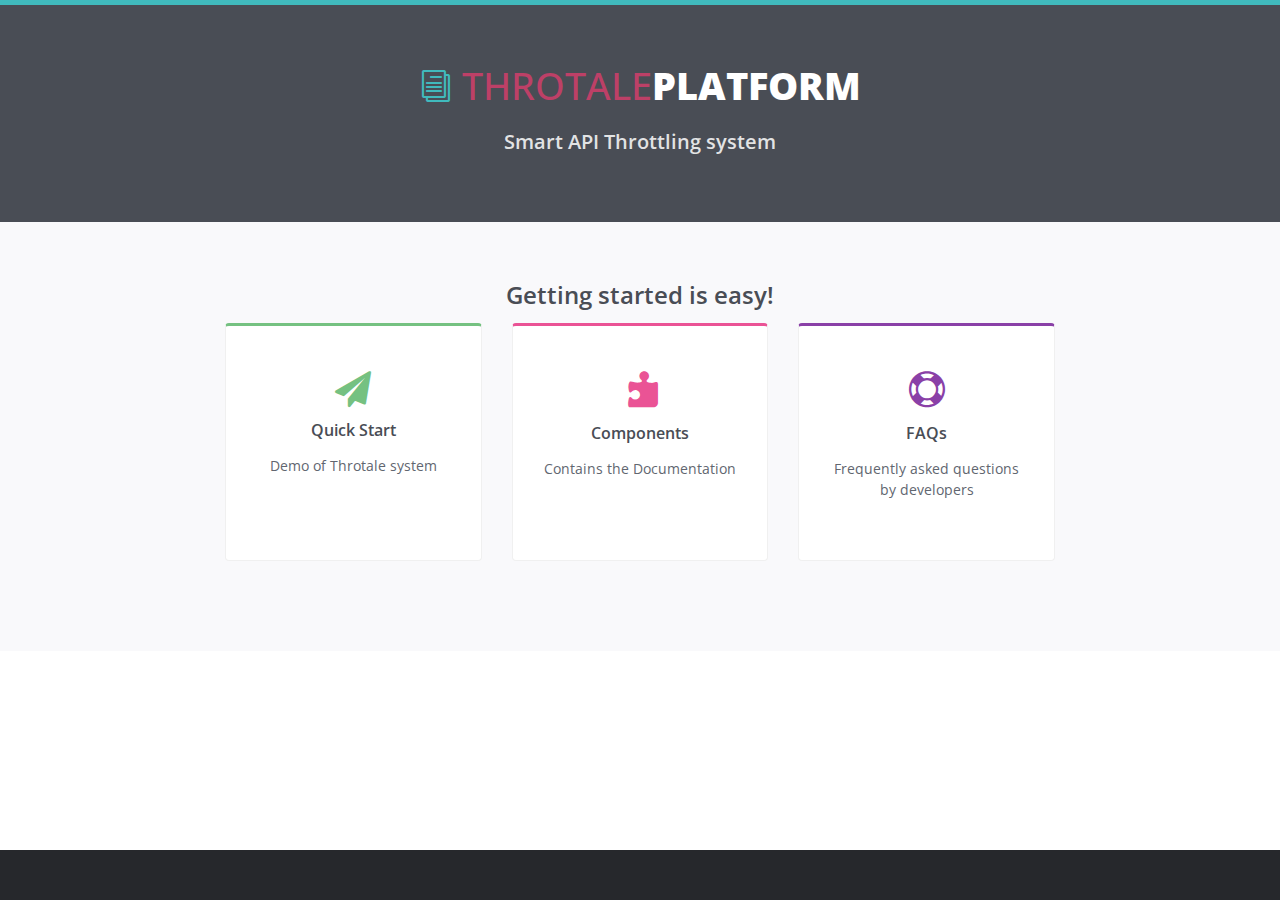
<file: index.html>
<!DOCTYPE html>
<!--[if IE 8]> <html lang="en" class="ie8"> <![endif]-->
<!--[if IE 9]> <html lang="en" class="ie9"> <![endif]-->
<!--[if !IE]><!--> <html lang="en"> <!--<![endif]-->
<head>
    <title>Throtale</title>
    <!-- Meta -->
    <meta charset="utf-8">
    <meta http-equiv="X-UA-Compatible" content="IE=edge">
    <meta name="viewport" content="width=device-width, initial-scale=1.0">
    <meta name="description" content="">
    <meta name="author" content="">
    <link rel="shortcut icon" href="favicon.ico">
    <link href='http://fonts.googleapis.com/css?family=Open+Sans:300italic,400italic,600italic,700italic,800italic,400,300,600,700,800' rel='stylesheet' type='text/css'>
    <!-- Global CSS -->
    <link rel="stylesheet" href="assets/plugins/bootstrap/css/bootstrap.min.css">
    <!-- Plugins CSS -->
    <link rel="stylesheet" href="assets/plugins/font-awesome/css/font-awesome.css">
    <link rel="stylesheet" href="assets/plugins/elegant_font/css/style.css">

    <!-- Theme CSS -->
    <link id="theme-style" rel="stylesheet" href="assets/css/styles.css">
    <!-- HTML5 shim and Respond.js IE8 support of HTML5 elements and media queries -->
    <!--[if lt IE 9]>
      <script src="https://oss.maxcdn.com/html5shiv/3.7.2/html5shiv.min.js"></script>
      <script src="https://oss.maxcdn.com/respond/1.4.2/respond.min.js"></script>
    <![endif]-->
</head>

<body class="landing-page">

    <!--FACEBOOK LIKE BUTTON JAVASCRIPT SDK-->
    <div id="fb-root"></div>
    <script>(function(d, s, id) {
      var js, fjs = d.getElementsByTagName(s)[0];
      if (d.getElementById(id)) return;
      js = d.createElement(s); js.id = id;
      js.src = "//connect.facebook.net/en_US/sdk.js#xfbml=1&version=v2.5";
      fjs.parentNode.insertBefore(js, fjs);
    }(document, 'script', 'facebook-jssdk'));</script>

    <div class="page-wrapper">

        <!-- ******Header****** -->
        <header class="header text-center">
            <div class="container">
                <div class="branding">
                    <h1 class="logo">
                        <span aria-hidden="true" class="icon_documents_alt icon"></span>
                        <span class="text-highlight">Throtale</span><span class="text-bold">Platform</span>
                    </h1>
                </div><!--//branding-->
                <div class="tagline">
                    <p>Smart API Throttling system</p>
                </div><!--//tagline-->

            </div><!--//container-->
        </header><!--//header-->

        <section class="cards-section text-center">
            <div class="container">
                <h2 class="title">Getting started is easy!</h2>

                <div id="cards-wrapper" class="cards-wrapper row">
                    <div class="item item-green col-md-4 col-sm-6 col-xs-6">
                        <div class="item-inner">
                            <div class="icon-holder">
                                <i class="icon fa fa-paper-plane"></i>
                            </div><!--//icon-holder-->
                            <h3 class="title">Quick Start</h3>
                            <p class="intro">Demo of Throtale system</p>
                            <a class="link" href="start.html"><span></span></a>
                        </div><!--//item-inner-->
                    </div><!--//item-->
                    <div class="item item-pink item-2 col-md-4 col-sm-6 col-xs-6">
                        <div class="item-inner">
                            <div class="icon-holder">
                                <span aria-hidden="true" class="icon icon_puzzle_alt"></span>
                            </div><!--//icon-holder-->
                            <h3 class="title">Components</h3>
                            <p class="intro">Contains the Documentation</p>
                            <a class="link" href="components.html"><span></span></a>
                        </div><!--//item-inner-->
                    </div><!--//item-->

                    <div class="item item-purple col-md-4 col-sm-6 col-xs-6">
                        <div class="item-inner">
                            <div class="icon-holder">
                                <span aria-hidden="true" class="icon icon_lifesaver"></span>
                            </div><!--//icon-holder-->
                            <h3 class="title">FAQs</h3>
                            <p class="intro">Frequently asked questions by developers</p>
                            <a class="link" href="faqs.html"><span></span></a>
                        </div><!--//item-inner-->
                    </div><!--//item-->
                </div><!--//cards-->

            </div><!--//container-->
        </section><!--//cards-section-->
    </div><!--//page-wrapper-->

    <footer class="footer text-center">
        <div class="container">
            <!--/* This template is released under the Creative Commons Attribution 3.0 License. Please keep the attribution link below when using for your own project. Thank you for your support. :) If you'd like to use the template without the attribution, you can check out other license options via our website: themes.3rdwavemedia.com */-->
            

        </div><!--//container-->
    </footer><!--//footer-->


    <!-- Main Javascript -->
    <script type="text/javascript" src="assets/plugins/jquery-1.12.3.min.js"></script>
    <script type="text/javascript" src="assets/plugins/bootstrap/js/bootstrap.min.js"></script>
    <script type="text/javascript" src="assets/plugins/jquery-match-height/jquery.matchHeight-min.js"></script>
    <script type="text/javascript" src="assets/js/main.js"></script>

</body>
</html>
</file>
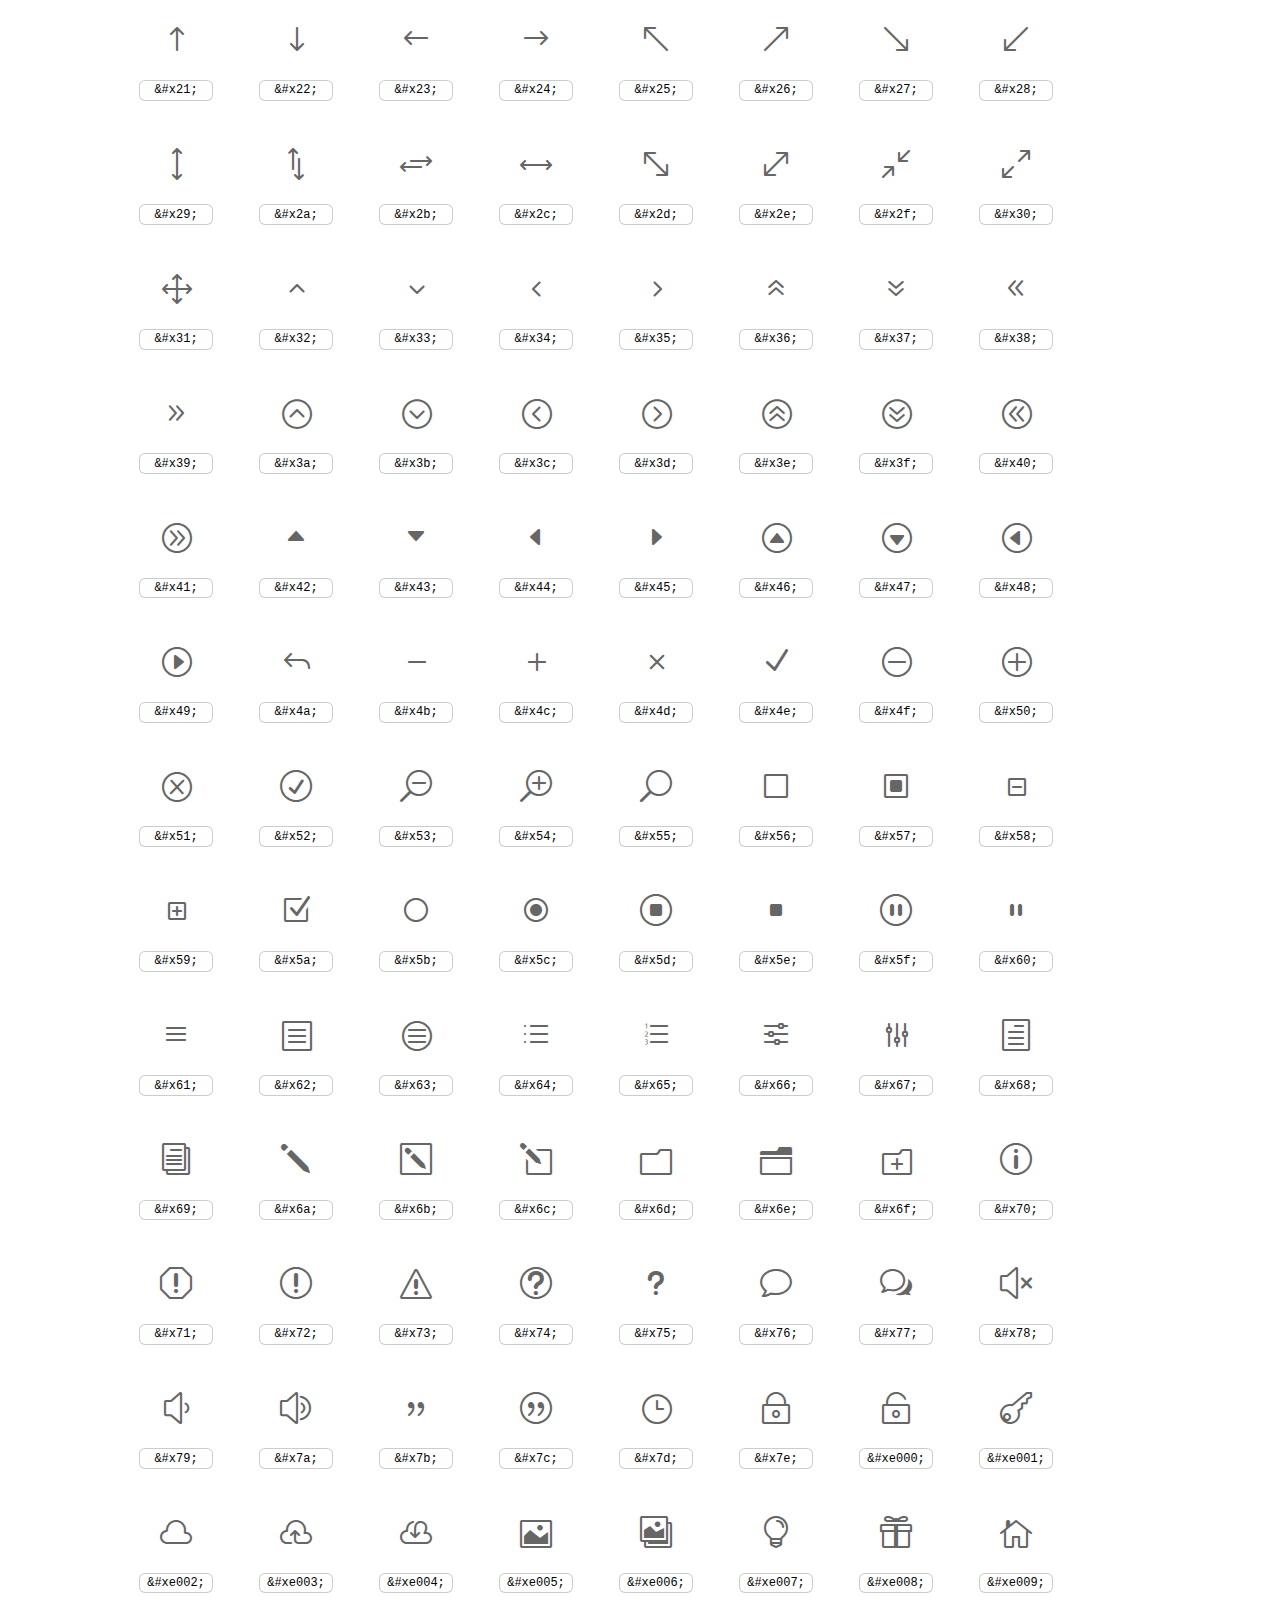
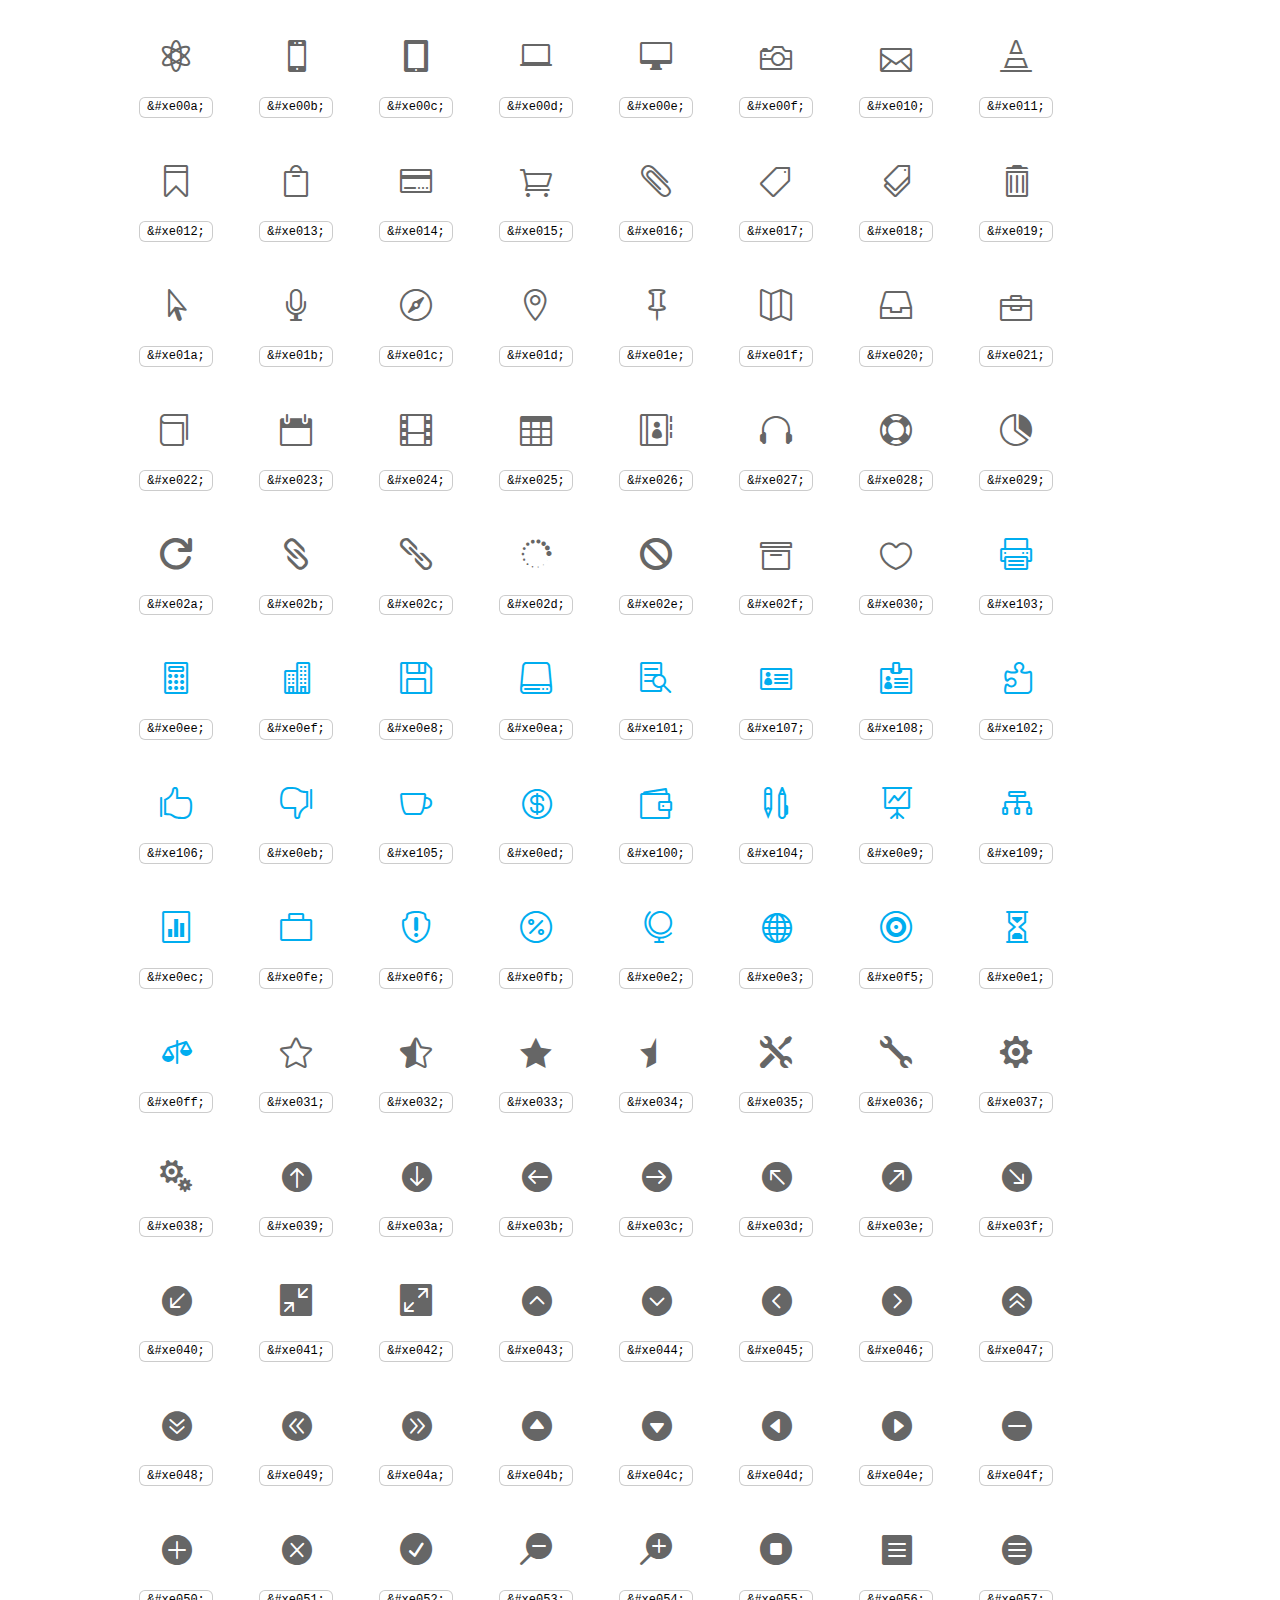
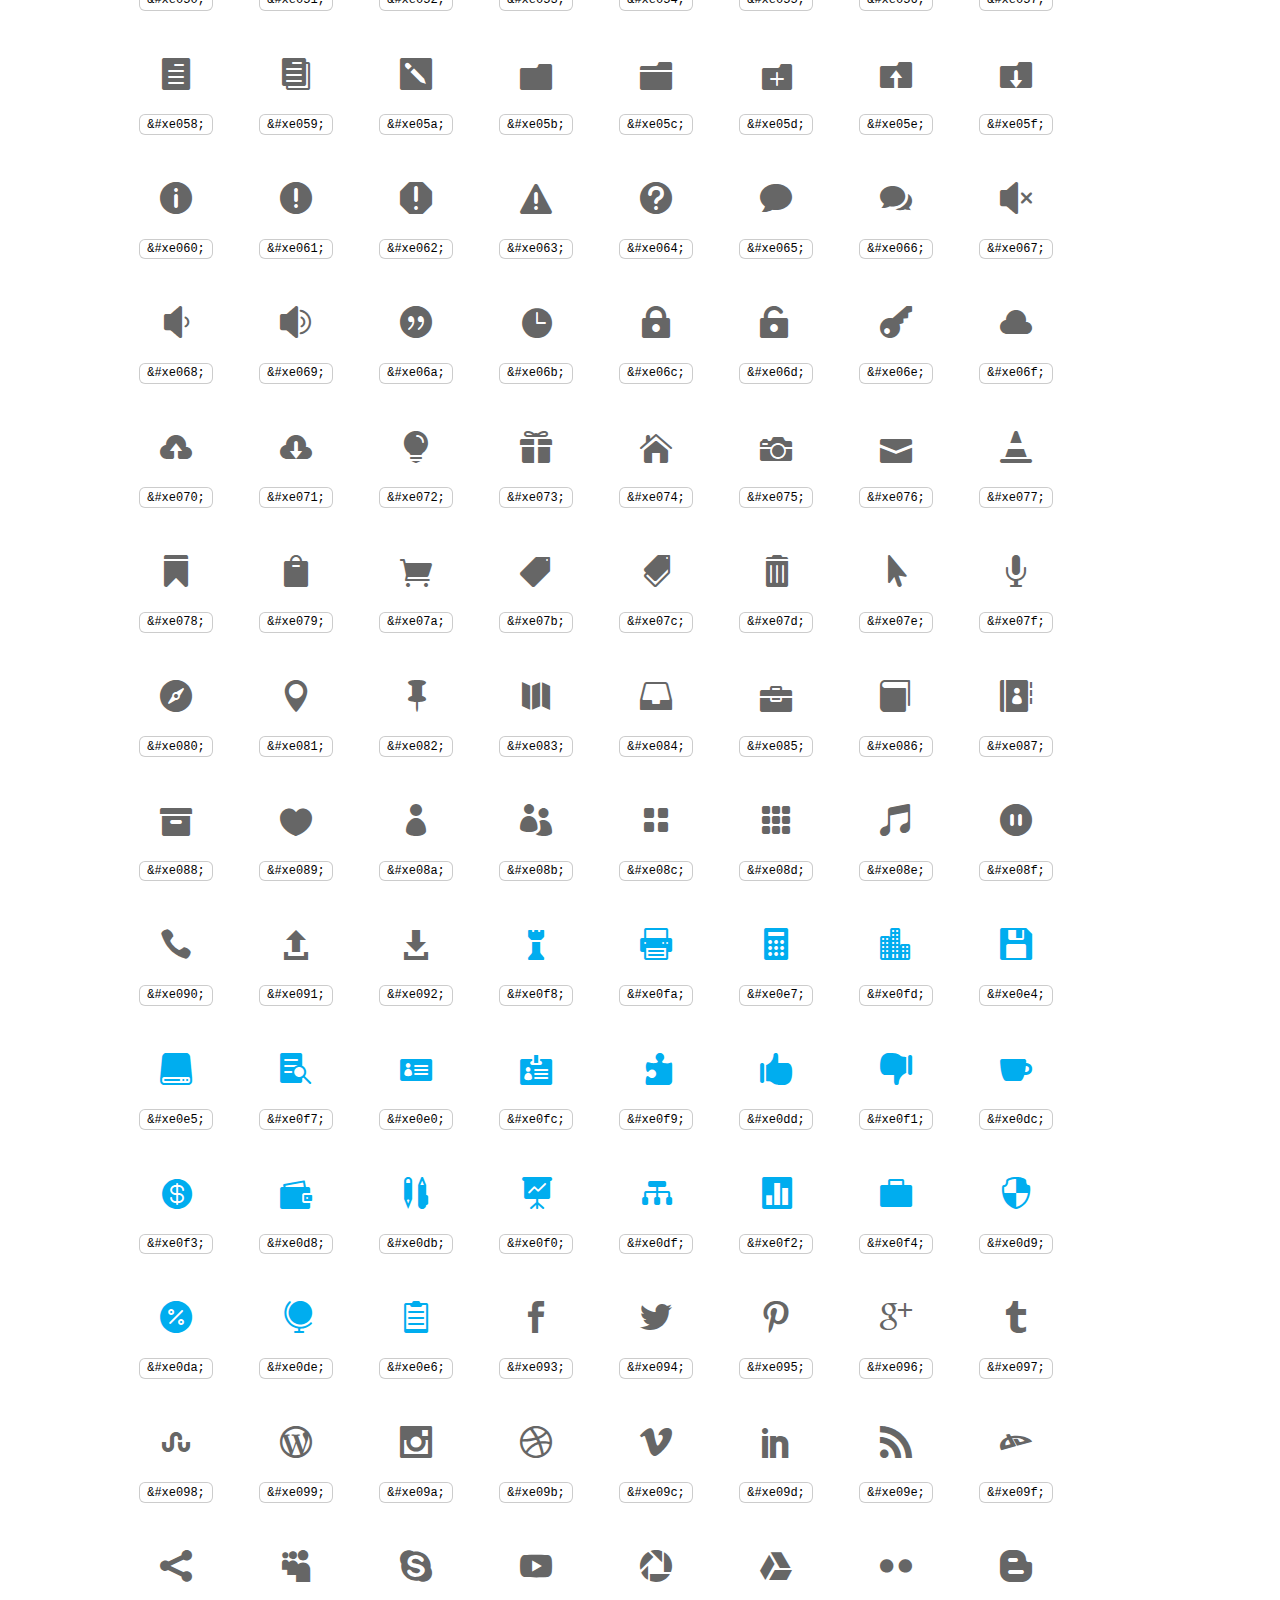
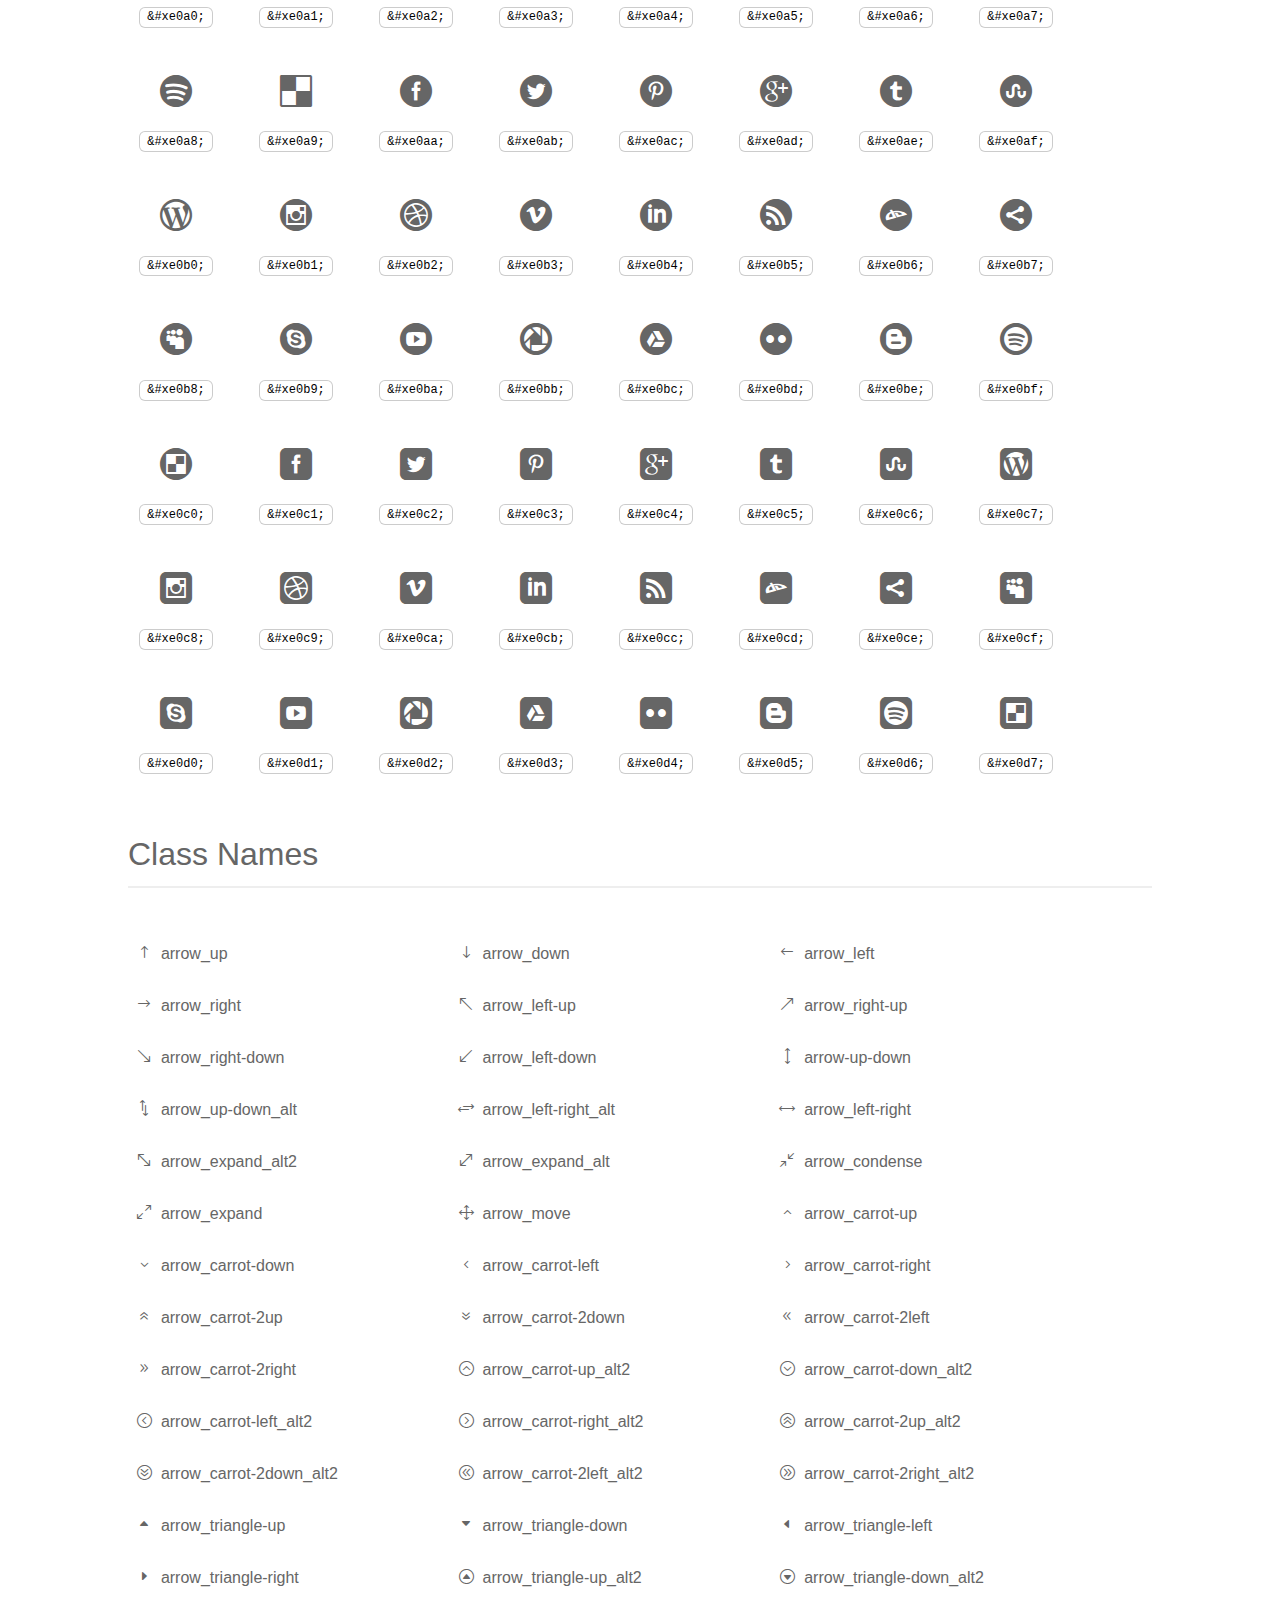
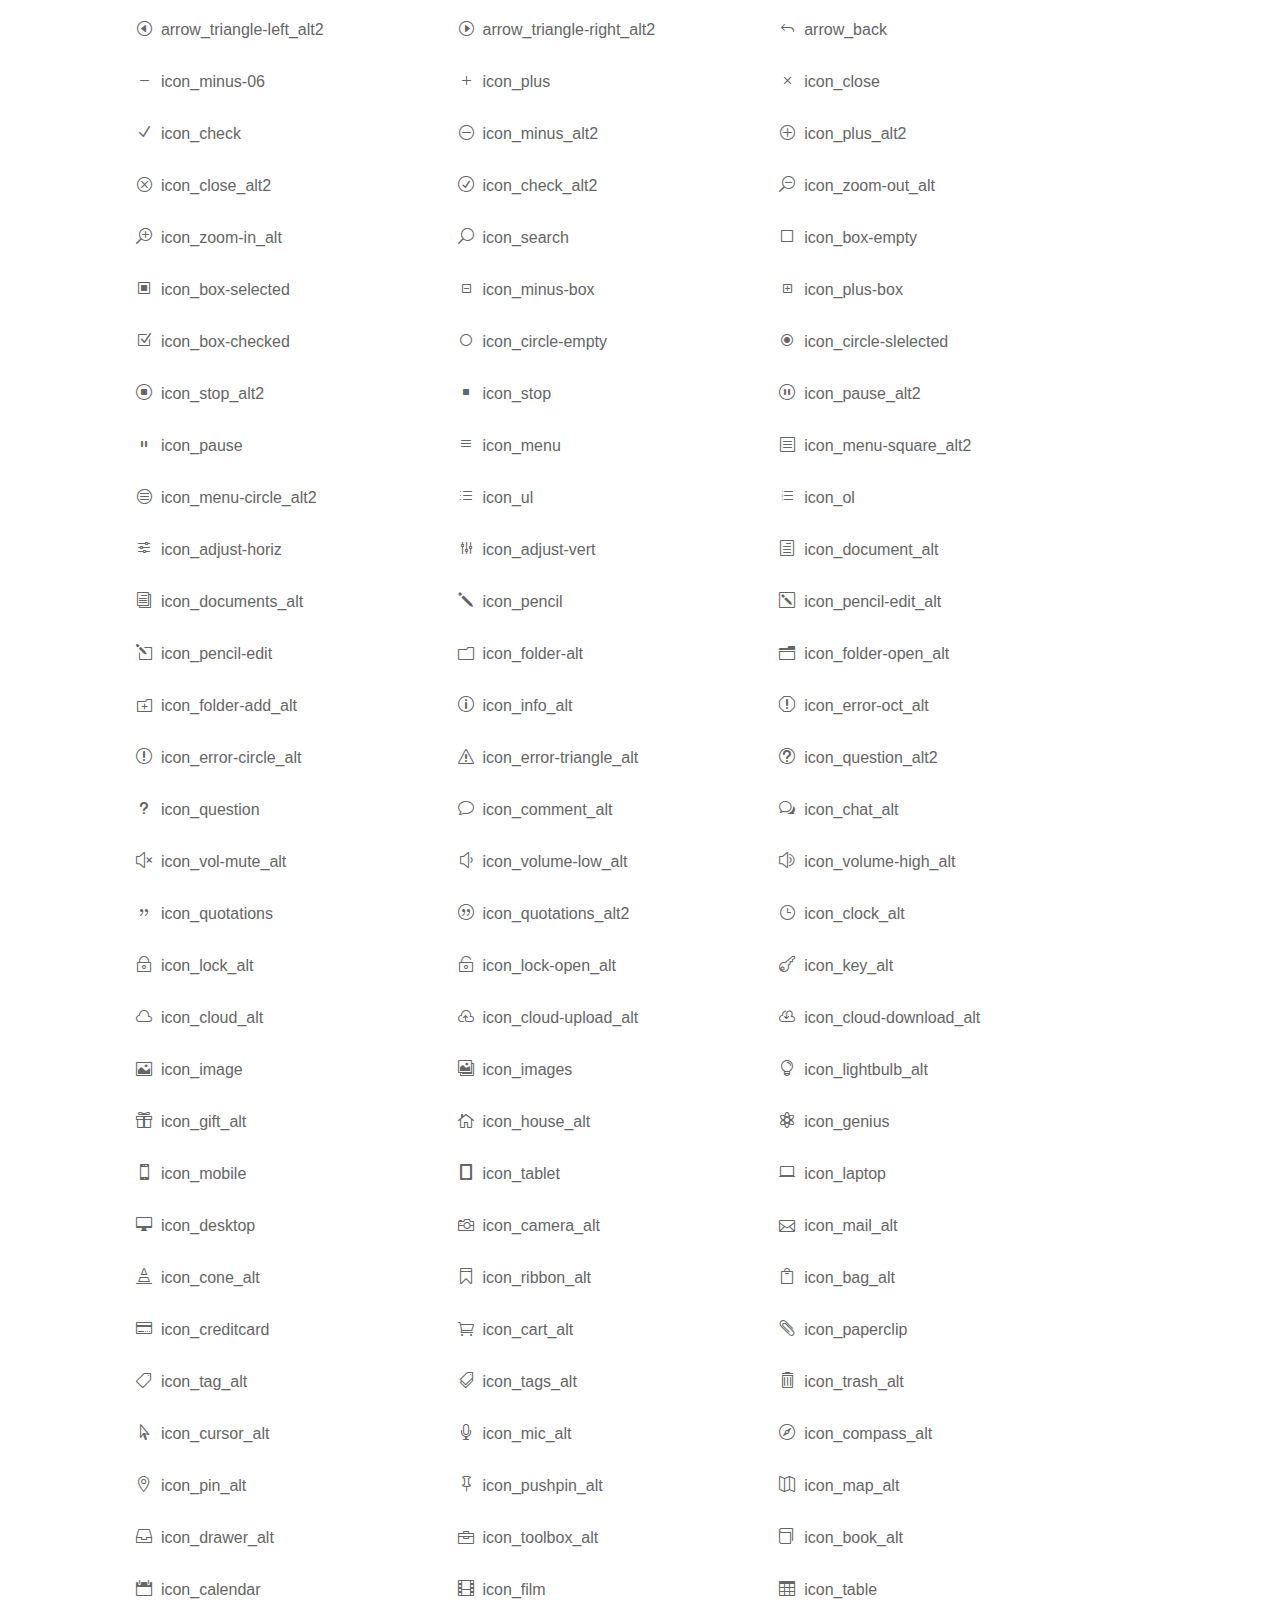
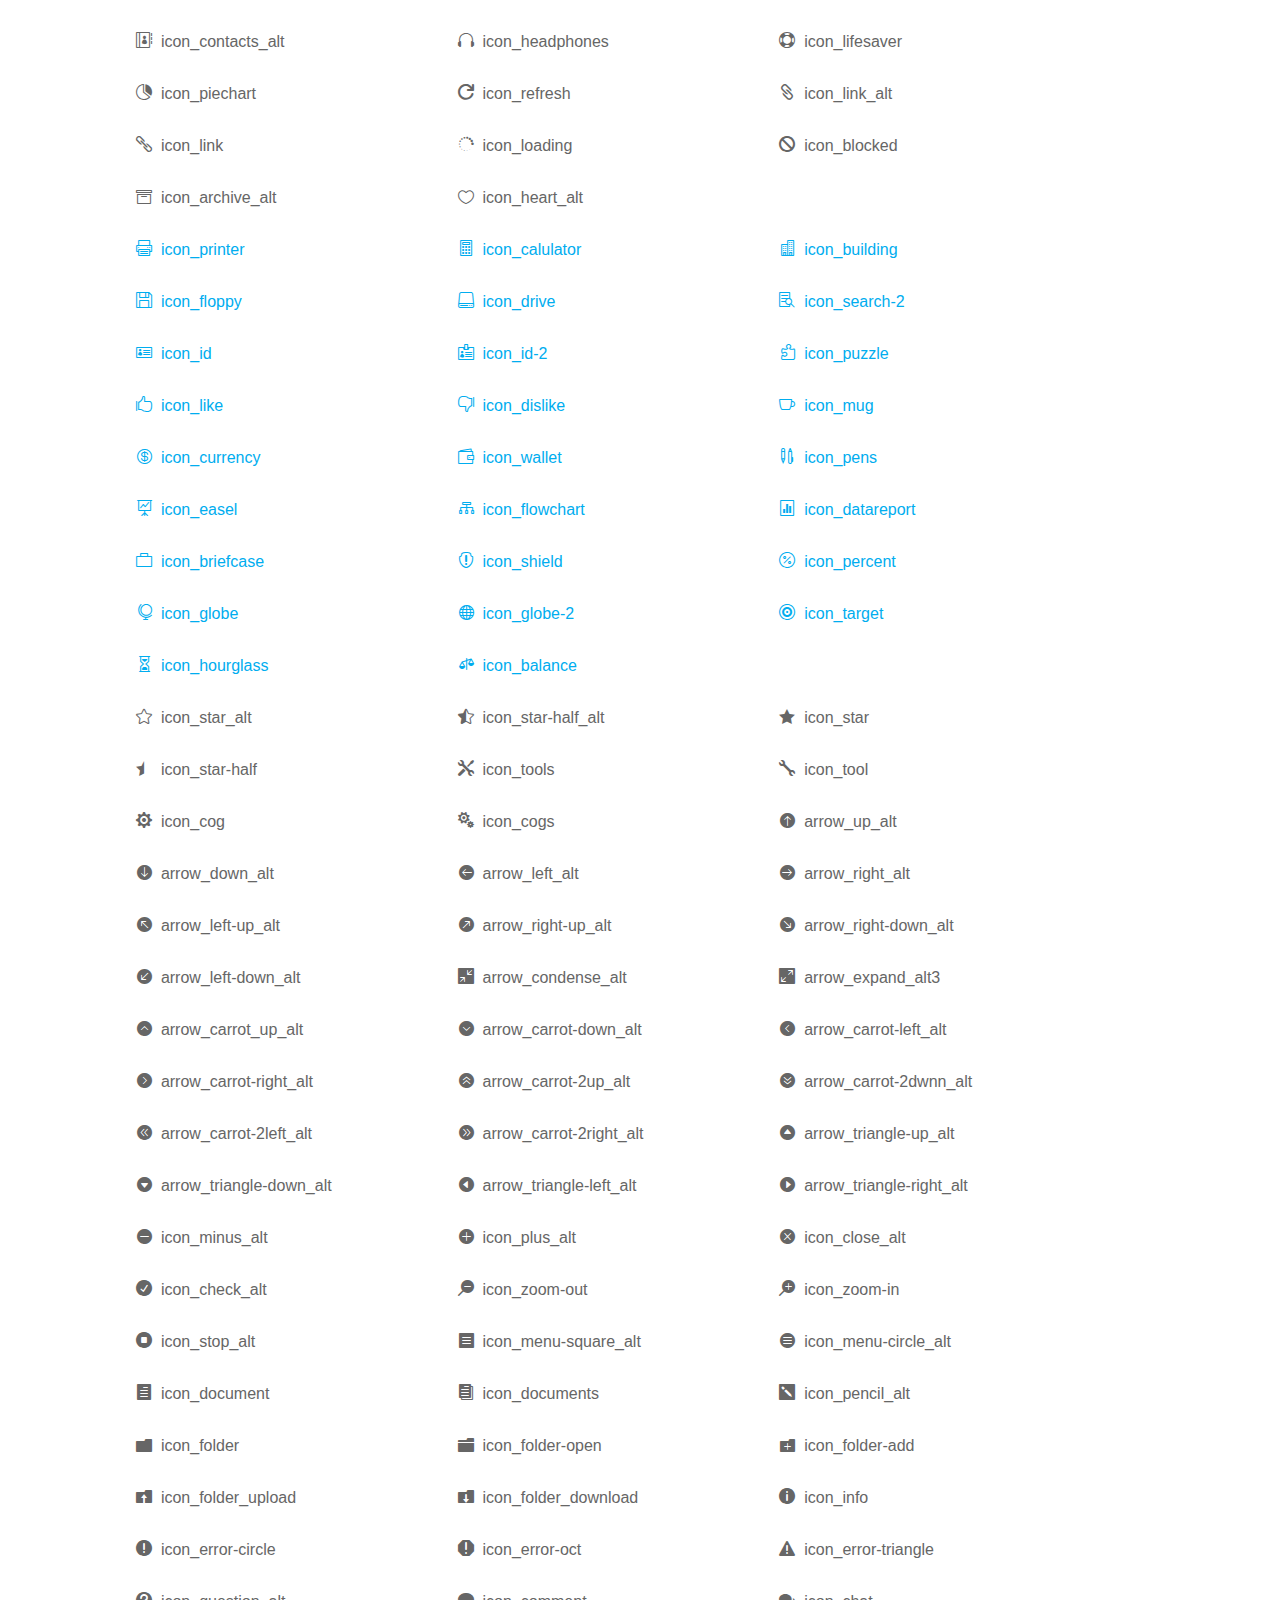
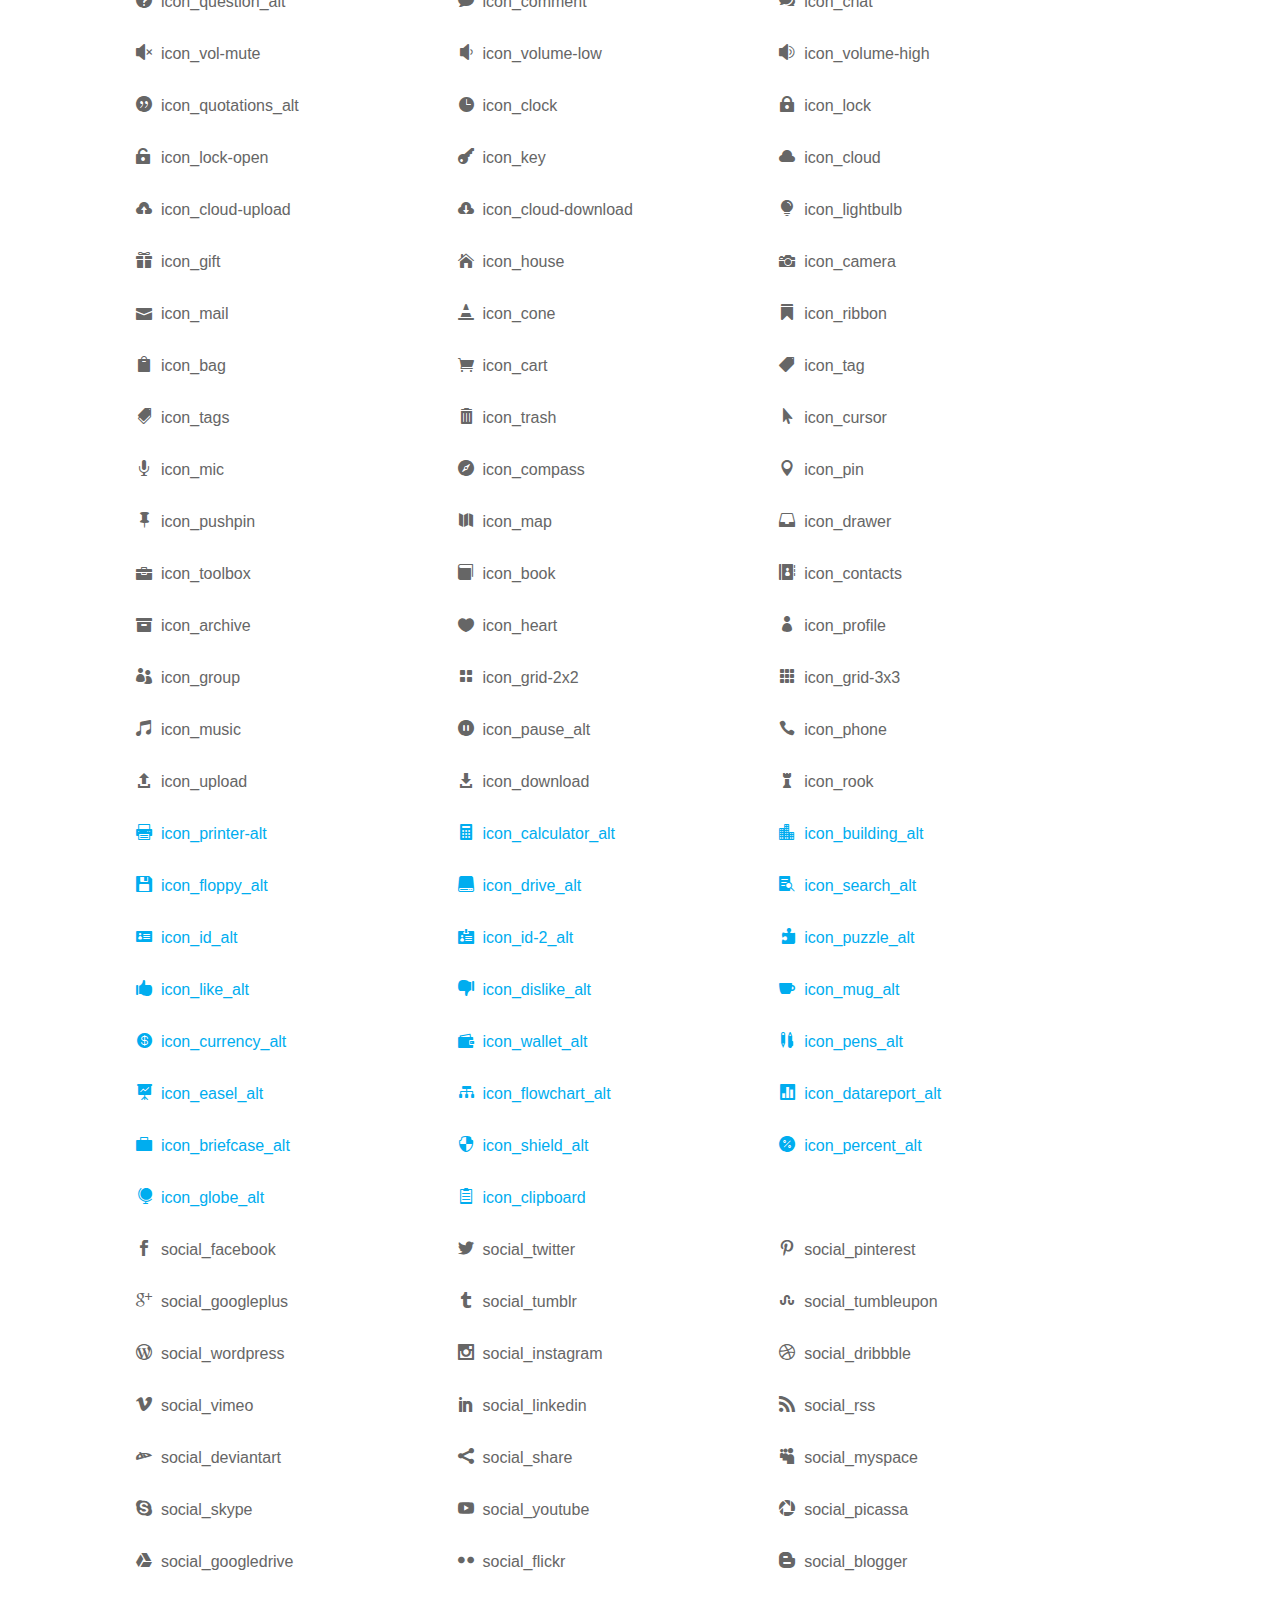
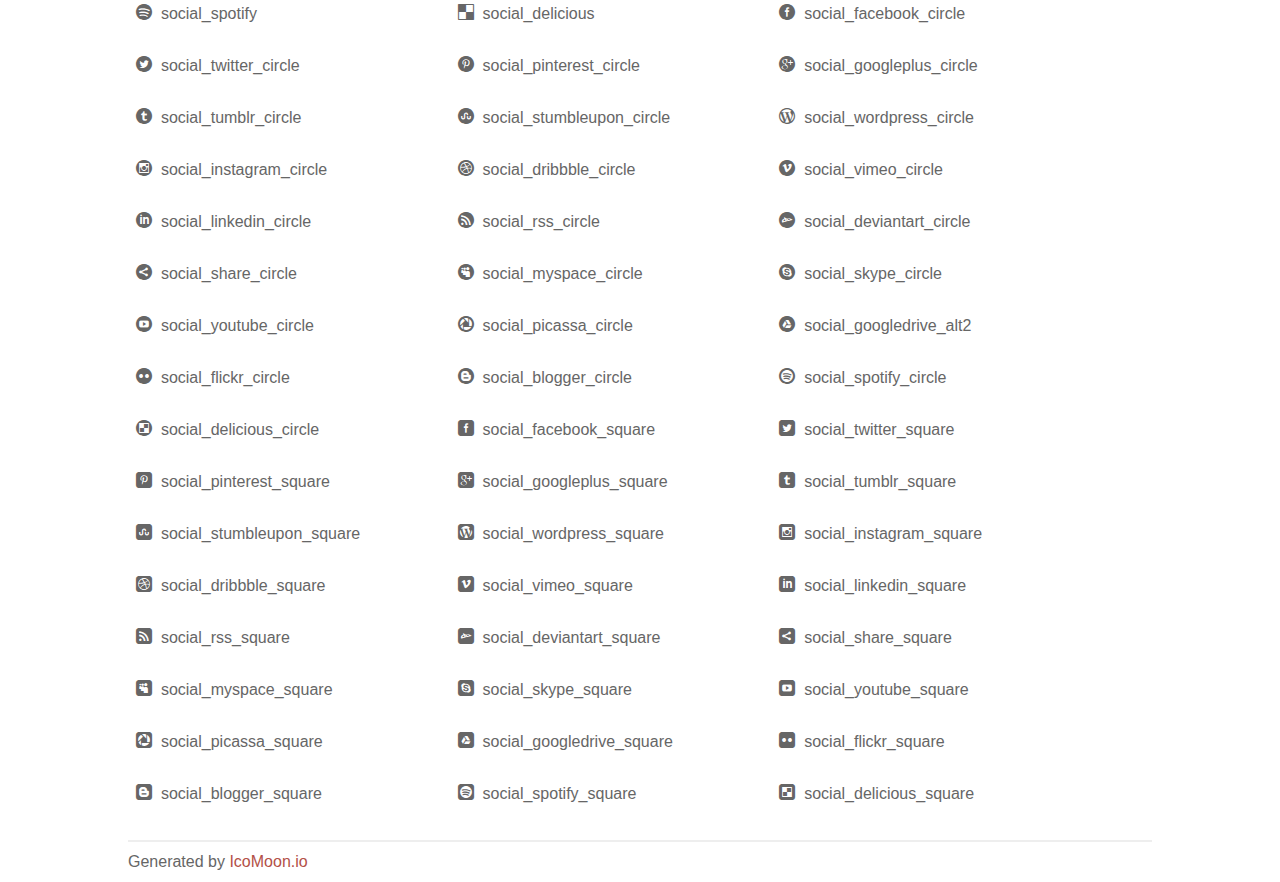
<file: assets/plugins/elegant_font/css/index.html>
<!doctype html>
<html>
<head>
<title>Your Font/Glyphs</title>
<link rel="stylesheet" href="style.css" />
<!--[if lte IE 7]><script src="lte-ie7.js"></script><![endif]-->
<style>
	section, header, footer {display: block;}
	body {
		font-family: sans-serif;
		color: #666;
		line-height: 1.5;
		font-size: 1em;
	}
	* {
		-moz-box-sizing: border-box;
		-webkit-box-sizing: border-box;
		box-sizing: border-box;
		margin: 0;
		padding: 0;
	}
	.glyph {
		float: left;
		text-align: center;
		padding: .75em;
		margin: .4em 1.5em .75em 0;
		width: 6em;
		text-shadow: none;
	}
	
	.glyph input {
		font-family: consolas, monospace;
		font-size: 12px;
		width: 100%;
		text-align: center;
		border: 0;
		box-shadow: 0 0 0 1px #ccc;
		padding: .2em;
                -moz-border-radius: 5px;
                -webkit-border-radius: 5px;
	}
	
	

	.new {
		color:#00adef !important;
	}

	
	.w-main {
		width: 80%;
	}
	.centered {
		margin-left: auto;
		margin-right: auto;
	}
	.fs1 {
		font-size: 2em;
	}
	header {
		margin: 2em 0;
		padding-bottom: .5em;
		color: #666;
		box-shadow: 0 2px #eee;
	}
	header h1 {
		font-size: 2em;
		font-weight: normal;
	}
	.clearfix:before, .clearfix:after { content: ""; display: table; }
	.clearfix:after, .clear { clear: both; }
	footer {
		margin-top: 2em;
		padding: .5em 0;
		box-shadow: 0 -2px #eee;
	}
	a, a:visited {
		color: #B35047;
		text-decoration: none;
	}
	a:hover, a:focus {color: #000;}
	
	.box1 {
		font-size: 16px;
		display: inline-block;
		width: 30%;
		padding: .25em .5em;
		margin: 20px 10px 0 0;
	}
</style>
</head>
<body>
	<div class="w-main centered">
	<section class="mtm clearfix" id="glyphs">
	<div class="glyph">
		<div class="fs1" aria-hidden="true" data-icon="&#x21;"></div>
		<input type="text" readonly value="&amp;#x21;" />
	</div>
	<div class="glyph">
		<div class="fs1" aria-hidden="true" data-icon="&#x22;"></div>
		<input type="text" readonly value="&amp;#x22;" />
	</div>
	<div class="glyph">
		<div class="fs1" aria-hidden="true" data-icon="&#x23;"></div>
		<input type="text" readonly value="&amp;#x23;" />
	</div>
	<div class="glyph">
		<div class="fs1" aria-hidden="true" data-icon="&#x24;"></div>
		<input type="text" readonly value="&amp;#x24;" />
	</div>
	<div class="glyph">
		<div class="fs1" aria-hidden="true" data-icon="&#x25;"></div>
		<input type="text" readonly value="&amp;#x25;" />
	</div>
	<div class="glyph">
		<div class="fs1" aria-hidden="true" data-icon="&#x26;"></div>
		<input type="text" readonly value="&amp;#x26;" />
	</div>
	<div class="glyph">
		<div class="fs1" aria-hidden="true" data-icon="&#x27;"></div>
		<input type="text" readonly value="&amp;#x27;" />
	</div>
	<div class="glyph">
		<div class="fs1" aria-hidden="true" data-icon="&#x28;"></div>
		<input type="text" readonly value="&amp;#x28;" />
	</div>
	<div class="glyph">
		<div class="fs1" aria-hidden="true" data-icon="&#x29;"></div>
		<input type="text" readonly value="&amp;#x29;" />
	</div>
	<div class="glyph">
		<div class="fs1" aria-hidden="true" data-icon="&#x2a;"></div>
		<input type="text" readonly value="&amp;#x2a;" />
	</div>
	<div class="glyph">
		<div class="fs1" aria-hidden="true" data-icon="&#x2b;"></div>
		<input type="text" readonly value="&amp;#x2b;" />
	</div>
	<div class="glyph">
		<div class="fs1" aria-hidden="true" data-icon="&#x2c;"></div>
		<input type="text" readonly value="&amp;#x2c;" />
	</div>
	<div class="glyph">
		<div class="fs1" aria-hidden="true" data-icon="&#x2d;"></div>
		<input type="text" readonly value="&amp;#x2d;" />
	</div>
	<div class="glyph">
		<div class="fs1" aria-hidden="true" data-icon="&#x2e;"></div>
		<input type="text" readonly value="&amp;#x2e;" />
	</div>
	<div class="glyph">
		<div class="fs1" aria-hidden="true" data-icon="&#x2f;"></div>
		<input type="text" readonly value="&amp;#x2f;" />
	</div>
	<div class="glyph">
		<div class="fs1" aria-hidden="true" data-icon="&#x30;"></div>
		<input type="text" readonly value="&amp;#x30;" />
	</div>
	<div class="glyph">
		<div class="fs1" aria-hidden="true" data-icon="&#x31;"></div>
		<input type="text" readonly value="&amp;#x31;" />
	</div>
	<div class="glyph">
		<div class="fs1" aria-hidden="true" data-icon="&#x32;"></div>
		<input type="text" readonly value="&amp;#x32;" />
	</div>
	<div class="glyph">
		<div class="fs1" aria-hidden="true" data-icon="&#x33;"></div>
		<input type="text" readonly value="&amp;#x33;" />
	</div>
	<div class="glyph">
		<div class="fs1" aria-hidden="true" data-icon="&#x34;"></div>
		<input type="text" readonly value="&amp;#x34;" />
	</div>
	<div class="glyph">
		<div class="fs1" aria-hidden="true" data-icon="&#x35;"></div>
		<input type="text" readonly value="&amp;#x35;" />
	</div>
	<div class="glyph">
		<div class="fs1" aria-hidden="true" data-icon="&#x36;"></div>
		<input type="text" readonly value="&amp;#x36;" />
	</div>
	<div class="glyph">
		<div class="fs1" aria-hidden="true" data-icon="&#x37;"></div>
		<input type="text" readonly value="&amp;#x37;" />
	</div>
	<div class="glyph">
		<div class="fs1" aria-hidden="true" data-icon="&#x38;"></div>
		<input type="text" readonly value="&amp;#x38;" />
	</div>
	<div class="glyph">
		<div class="fs1" aria-hidden="true" data-icon="&#x39;"></div>
		<input type="text" readonly value="&amp;#x39;" />
	</div>
	<div class="glyph">
		<div class="fs1" aria-hidden="true" data-icon="&#x3a;"></div>
		<input type="text" readonly value="&amp;#x3a;" />
	</div>
	<div class="glyph">
		<div class="fs1" aria-hidden="true" data-icon="&#x3b;"></div>
		<input type="text" readonly value="&amp;#x3b;" />
	</div>
	<div class="glyph">
		<div class="fs1" aria-hidden="true" data-icon="&#x3c;"></div>
		<input type="text" readonly value="&amp;#x3c;" />
	</div>
	<div class="glyph">
		<div class="fs1" aria-hidden="true" data-icon="&#x3d;"></div>
		<input type="text" readonly value="&amp;#x3d;" />
	</div>
	<div class="glyph">
		<div class="fs1" aria-hidden="true" data-icon="&#x3e;"></div>
		<input type="text" readonly value="&amp;#x3e;" />
	</div>
	<div class="glyph">
		<div class="fs1" aria-hidden="true" data-icon="&#x3f;"></div>
		<input type="text" readonly value="&amp;#x3f;" />
	</div>
	<div class="glyph">
		<div class="fs1" aria-hidden="true" data-icon="&#x40;"></div>
		<input type="text" readonly value="&amp;#x40;" />
	</div>
	<div class="glyph">
		<div class="fs1" aria-hidden="true" data-icon="&#x41;"></div>
		<input type="text" readonly value="&amp;#x41;" />
	</div>
	<div class="glyph">
		<div class="fs1" aria-hidden="true" data-icon="&#x42;"></div>
		<input type="text" readonly value="&amp;#x42;" />
	</div>
	<div class="glyph">
		<div class="fs1" aria-hidden="true" data-icon="&#x43;"></div>
		<input type="text" readonly value="&amp;#x43;" />
	</div>
	<div class="glyph">
		<div class="fs1" aria-hidden="true" data-icon="&#x44;"></div>
		<input type="text" readonly value="&amp;#x44;" />
	</div>
	<div class="glyph">
		<div class="fs1" aria-hidden="true" data-icon="&#x45;"></div>
		<input type="text" readonly value="&amp;#x45;" />
	</div>
	<div class="glyph">
		<div class="fs1" aria-hidden="true" data-icon="&#x46;"></div>
		<input type="text" readonly value="&amp;#x46;" />
	</div>
	<div class="glyph">
		<div class="fs1" aria-hidden="true" data-icon="&#x47;"></div>
		<input type="text" readonly value="&amp;#x47;" />
	</div>
	<div class="glyph">
		<div class="fs1" aria-hidden="true" data-icon="&#x48;"></div>
		<input type="text" readonly value="&amp;#x48;" />
	</div>
	<div class="glyph">
		<div class="fs1" aria-hidden="true" data-icon="&#x49;"></div>
		<input type="text" readonly value="&amp;#x49;" />
	</div>
	<div class="glyph">
		<div class="fs1" aria-hidden="true" data-icon="&#x4a;"></div>
		<input type="text" readonly value="&amp;#x4a;" />
	</div>
	<div class="glyph">
		<div class="fs1" aria-hidden="true" data-icon="&#x4b;"></div>
		<input type="text" readonly value="&amp;#x4b;" />
	</div>
	<div class="glyph">
		<div class="fs1" aria-hidden="true" data-icon="&#x4c;"></div>
		<input type="text" readonly value="&amp;#x4c;" />
	</div>
	<div class="glyph">
		<div class="fs1" aria-hidden="true" data-icon="&#x4d;"></div>
		<input type="text" readonly value="&amp;#x4d;" />
	</div>
	<div class="glyph">
		<div class="fs1" aria-hidden="true" data-icon="&#x4e;"></div>
		<input type="text" readonly value="&amp;#x4e;" />
	</div>
	<div class="glyph">
		<div class="fs1" aria-hidden="true" data-icon="&#x4f;"></div>
		<input type="text" readonly value="&amp;#x4f;" />
	</div>
	<div class="glyph">
		<div class="fs1" aria-hidden="true" data-icon="&#x50;"></div>
		<input type="text" readonly value="&amp;#x50;" />
	</div>
	<div class="glyph">
		<div class="fs1" aria-hidden="true" data-icon="&#x51;"></div>
		<input type="text" readonly value="&amp;#x51;" />
	</div>
	<div class="glyph">
		<div class="fs1" aria-hidden="true" data-icon="&#x52;"></div>
		<input type="text" readonly value="&amp;#x52;" />
	</div>
	<div class="glyph">
		<div class="fs1" aria-hidden="true" data-icon="&#x53;"></div>
		<input type="text" readonly value="&amp;#x53;" />
	</div>
	<div class="glyph">
		<div class="fs1" aria-hidden="true" data-icon="&#x54;"></div>
		<input type="text" readonly value="&amp;#x54;" />
	</div>
	<div class="glyph">
		<div class="fs1" aria-hidden="true" data-icon="&#x55;"></div>
		<input type="text" readonly value="&amp;#x55;" />
	</div>
	<div class="glyph">
		<div class="fs1" aria-hidden="true" data-icon="&#x56;"></div>
		<input type="text" readonly value="&amp;#x56;" />
	</div>
	<div class="glyph">
		<div class="fs1" aria-hidden="true" data-icon="&#x57;"></div>
		<input type="text" readonly value="&amp;#x57;" />
	</div>
	<div class="glyph">
		<div class="fs1" aria-hidden="true" data-icon="&#x58;"></div>
		<input type="text" readonly value="&amp;#x58;" />
	</div>
	<div class="glyph">
		<div class="fs1" aria-hidden="true" data-icon="&#x59;"></div>
		<input type="text" readonly value="&amp;#x59;" />
	</div>
	<div class="glyph">
		<div class="fs1" aria-hidden="true" data-icon="&#x5a;"></div>
		<input type="text" readonly value="&amp;#x5a;" />
	</div>
	<div class="glyph">
		<div class="fs1" aria-hidden="true" data-icon="&#x5b;"></div>
		<input type="text" readonly value="&amp;#x5b;" />
	</div>
	<div class="glyph">
		<div class="fs1" aria-hidden="true" data-icon="&#x5c;"></div>
		<input type="text" readonly value="&amp;#x5c;" />
	</div>
	<div class="glyph">
		<div class="fs1" aria-hidden="true" data-icon="&#x5d;"></div>
		<input type="text" readonly value="&amp;#x5d;" />
	</div>
	<div class="glyph">
		<div class="fs1" aria-hidden="true" data-icon="&#x5e;"></div>
		<input type="text" readonly value="&amp;#x5e;" />
	</div>
	<div class="glyph">
		<div class="fs1" aria-hidden="true" data-icon="&#x5f;"></div>
		<input type="text" readonly value="&amp;#x5f;" />
	</div>
	<div class="glyph">
		<div class="fs1" aria-hidden="true" data-icon="&#x60;"></div>
		<input type="text" readonly value="&amp;#x60;" />
	</div>
	<div class="glyph">
		<div class="fs1" aria-hidden="true" data-icon="&#x61;"></div>
		<input type="text" readonly value="&amp;#x61;" />
	</div>
	<div class="glyph">
		<div class="fs1" aria-hidden="true" data-icon="&#x62;"></div>
		<input type="text" readonly value="&amp;#x62;" />
	</div>
	<div class="glyph">
		<div class="fs1" aria-hidden="true" data-icon="&#x63;"></div>
		<input type="text" readonly value="&amp;#x63;" />
	</div>
	<div class="glyph">
		<div class="fs1" aria-hidden="true" data-icon="&#x64;"></div>
		<input type="text" readonly value="&amp;#x64;" />
	</div>
	<div class="glyph">
		<div class="fs1" aria-hidden="true" data-icon="&#x65;"></div>
		<input type="text" readonly value="&amp;#x65;" />
	</div>
	<div class="glyph">
		<div class="fs1" aria-hidden="true" data-icon="&#x66;"></div>
		<input type="text" readonly value="&amp;#x66;" />
	</div>
	<div class="glyph">
		<div class="fs1" aria-hidden="true" data-icon="&#x67;"></div>
		<input type="text" readonly value="&amp;#x67;" />
	</div>
	<div class="glyph">
		<div class="fs1" aria-hidden="true" data-icon="&#x68;"></div>
		<input type="text" readonly value="&amp;#x68;" />
	</div>
	<div class="glyph">
		<div class="fs1" aria-hidden="true" data-icon="&#x69;"></div>
		<input type="text" readonly value="&amp;#x69;" />
	</div>
	<div class="glyph">
		<div class="fs1" aria-hidden="true" data-icon="&#x6a;"></div>
		<input type="text" readonly value="&amp;#x6a;" />
	</div>
	<div class="glyph">
		<div class="fs1" aria-hidden="true" data-icon="&#x6b;"></div>
		<input type="text" readonly value="&amp;#x6b;" />
	</div>
	<div class="glyph">
		<div class="fs1" aria-hidden="true" data-icon="&#x6c;"></div>
		<input type="text" readonly value="&amp;#x6c;" />
	</div>
	<div class="glyph">
		<div class="fs1" aria-hidden="true" data-icon="&#x6d;"></div>
		<input type="text" readonly value="&amp;#x6d;" />
	</div>
	<div class="glyph">
		<div class="fs1" aria-hidden="true" data-icon="&#x6e;"></div>
		<input type="text" readonly value="&amp;#x6e;" />
	</div>
	<div class="glyph">
		<div class="fs1" aria-hidden="true" data-icon="&#x6f;"></div>
		<input type="text" readonly value="&amp;#x6f;" />
	</div>
	<div class="glyph">
		<div class="fs1" aria-hidden="true" data-icon="&#x70;"></div>
		<input type="text" readonly value="&amp;#x70;" />
	</div>
	<div class="glyph">
		<div class="fs1" aria-hidden="true" data-icon="&#x71;"></div>
		<input type="text" readonly value="&amp;#x71;" />
	</div>
	<div class="glyph">
		<div class="fs1" aria-hidden="true" data-icon="&#x72;"></div>
		<input type="text" readonly value="&amp;#x72;" />
	</div>
	<div class="glyph">
		<div class="fs1" aria-hidden="true" data-icon="&#x73;"></div>
		<input type="text" readonly value="&amp;#x73;" />
	</div>
	<div class="glyph">
		<div class="fs1" aria-hidden="true" data-icon="&#x74;"></div>
		<input type="text" readonly value="&amp;#x74;" />
	</div>
	<div class="glyph">
		<div class="fs1" aria-hidden="true" data-icon="&#x75;"></div>
		<input type="text" readonly value="&amp;#x75;" />
	</div>
	<div class="glyph">
		<div class="fs1" aria-hidden="true" data-icon="&#x76;"></div>
		<input type="text" readonly value="&amp;#x76;" />
	</div>
	<div class="glyph">
		<div class="fs1" aria-hidden="true" data-icon="&#x77;"></div>
		<input type="text" readonly value="&amp;#x77;" />
	</div>
	<div class="glyph">
		<div class="fs1" aria-hidden="true" data-icon="&#x78;"></div>
		<input type="text" readonly value="&amp;#x78;" />
	</div>
	<div class="glyph">
		<div class="fs1" aria-hidden="true" data-icon="&#x79;"></div>
		<input type="text" readonly value="&amp;#x79;" />
	</div>
	<div class="glyph">
		<div class="fs1" aria-hidden="true" data-icon="&#x7a;"></div>
		<input type="text" readonly value="&amp;#x7a;" />
	</div>
	<div class="glyph">
		<div class="fs1" aria-hidden="true" data-icon="&#x7b;"></div>
		<input type="text" readonly value="&amp;#x7b;" />
	</div>
	<div class="glyph">
		<div class="fs1" aria-hidden="true" data-icon="&#x7c;"></div>
		<input type="text" readonly value="&amp;#x7c;" />
	</div>
	<div class="glyph">
		<div class="fs1" aria-hidden="true" data-icon="&#x7d;"></div>
		<input type="text" readonly value="&amp;#x7d;" />
	</div>
	<div class="glyph">
		<div class="fs1" aria-hidden="true" data-icon="&#x7e;"></div>
		<input type="text" readonly value="&amp;#x7e;" />
	</div>
	<div class="glyph">
		<div class="fs1" aria-hidden="true" data-icon="&#xe000;"></div>
		<input type="text" readonly value="&amp;#xe000;" />
	</div>
	<div class="glyph">
		<div class="fs1" aria-hidden="true" data-icon="&#xe001;"></div>
		<input type="text" readonly value="&amp;#xe001;" />
	</div>
	<div class="glyph">
		<div class="fs1" aria-hidden="true" data-icon="&#xe002;"></div>
		<input type="text" readonly value="&amp;#xe002;" />
	</div>
	<div class="glyph">
		<div class="fs1" aria-hidden="true" data-icon="&#xe003;"></div>
		<input type="text" readonly value="&amp;#xe003;" />
	</div>
	<div class="glyph">
		<div class="fs1" aria-hidden="true" data-icon="&#xe004;"></div>
		<input type="text" readonly value="&amp;#xe004;" />
	</div>
	<div class="glyph">
		<div class="fs1" aria-hidden="true" data-icon="&#xe005;"></div>
		<input type="text" readonly value="&amp;#xe005;" />
	</div>
	<div class="glyph">
		<div class="fs1" aria-hidden="true" data-icon="&#xe006;"></div>
		<input type="text" readonly value="&amp;#xe006;" />
	</div>
	<div class="glyph">
		<div class="fs1" aria-hidden="true" data-icon="&#xe007;"></div>
		<input type="text" readonly value="&amp;#xe007;" />
	</div>
	<div class="glyph">
		<div class="fs1" aria-hidden="true" data-icon="&#xe008;"></div>
		<input type="text" readonly value="&amp;#xe008;" />
	</div>
	<div class="glyph">
		<div class="fs1" aria-hidden="true" data-icon="&#xe009;"></div>
		<input type="text" readonly value="&amp;#xe009;" />
	</div>
	<div class="glyph">
		<div class="fs1" aria-hidden="true" data-icon="&#xe00a;"></div>
		<input type="text" readonly value="&amp;#xe00a;" />
	</div>
	<div class="glyph">
		<div class="fs1" aria-hidden="true" data-icon="&#xe00b;"></div>
		<input type="text" readonly value="&amp;#xe00b;" />
	</div>
	<div class="glyph">
		<div class="fs1" aria-hidden="true" data-icon="&#xe00c;"></div>
		<input type="text" readonly value="&amp;#xe00c;" />
	</div>
	<div class="glyph">
		<div class="fs1" aria-hidden="true" data-icon="&#xe00d;"></div>
		<input type="text" readonly value="&amp;#xe00d;" />
	</div>
	<div class="glyph">
		<div class="fs1" aria-hidden="true" data-icon="&#xe00e;"></div>
		<input type="text" readonly value="&amp;#xe00e;" />
	</div>
	<div class="glyph">
		<div class="fs1" aria-hidden="true" data-icon="&#xe00f;"></div>
		<input type="text" readonly value="&amp;#xe00f;" />
	</div>
	<div class="glyph">
		<div class="fs1" aria-hidden="true" data-icon="&#xe010;"></div>
		<input type="text" readonly value="&amp;#xe010;" />
	</div>
	<div class="glyph">
		<div class="fs1" aria-hidden="true" data-icon="&#xe011;"></div>
		<input type="text" readonly value="&amp;#xe011;" />
	</div>
	<div class="glyph">
		<div class="fs1" aria-hidden="true" data-icon="&#xe012;"></div>
		<input type="text" readonly value="&amp;#xe012;" />
	</div>
	<div class="glyph">
		<div class="fs1" aria-hidden="true" data-icon="&#xe013;"></div>
		<input type="text" readonly value="&amp;#xe013;" />
	</div>
	<div class="glyph">
		<div class="fs1" aria-hidden="true" data-icon="&#xe014;"></div>
		<input type="text" readonly value="&amp;#xe014;" />
	</div>
	<div class="glyph">
		<div class="fs1" aria-hidden="true" data-icon="&#xe015;"></div>
		<input type="text" readonly value="&amp;#xe015;" />
	</div>
	<div class="glyph">
		<div class="fs1" aria-hidden="true" data-icon="&#xe016;"></div>
		<input type="text" readonly value="&amp;#xe016;" />
	</div>
	<div class="glyph">
		<div class="fs1" aria-hidden="true" data-icon="&#xe017;"></div>
		<input type="text" readonly value="&amp;#xe017;" />
	</div>
	<div class="glyph">
		<div class="fs1" aria-hidden="true" data-icon="&#xe018;"></div>
		<input type="text" readonly value="&amp;#xe018;" />
	</div>
	<div class="glyph">
		<div class="fs1" aria-hidden="true" data-icon="&#xe019;"></div>
		<input type="text" readonly value="&amp;#xe019;" />
	</div>
	<div class="glyph">
		<div class="fs1" aria-hidden="true" data-icon="&#xe01a;"></div>
		<input type="text" readonly value="&amp;#xe01a;" />
	</div>
	<div class="glyph">
		<div class="fs1" aria-hidden="true" data-icon="&#xe01b;"></div>
		<input type="text" readonly value="&amp;#xe01b;" />
	</div>
	<div class="glyph">
		<div class="fs1" aria-hidden="true" data-icon="&#xe01c;"></div>
		<input type="text" readonly value="&amp;#xe01c;" />
	</div>
	<div class="glyph">
		<div class="fs1" aria-hidden="true" data-icon="&#xe01d;"></div>
		<input type="text" readonly value="&amp;#xe01d;" />
	</div>
	<div class="glyph">
		<div class="fs1" aria-hidden="true" data-icon="&#xe01e;"></div>
		<input type="text" readonly value="&amp;#xe01e;" />
	</div>
	<div class="glyph">
		<div class="fs1" aria-hidden="true" data-icon="&#xe01f;"></div>
		<input type="text" readonly value="&amp;#xe01f;" />
	</div>
	<div class="glyph">
		<div class="fs1" aria-hidden="true" data-icon="&#xe020;"></div>
		<input type="text" readonly value="&amp;#xe020;" />
	</div>
	<div class="glyph">
		<div class="fs1" aria-hidden="true" data-icon="&#xe021;"></div>
		<input type="text" readonly value="&amp;#xe021;" />
	</div>
	<div class="glyph">
		<div class="fs1" aria-hidden="true" data-icon="&#xe022;"></div>
		<input type="text" readonly value="&amp;#xe022;" />
	</div>
	<div class="glyph">
		<div class="fs1" aria-hidden="true" data-icon="&#xe023;"></div>
		<input type="text" readonly value="&amp;#xe023;" />
	</div>
	<div class="glyph">
		<div class="fs1" aria-hidden="true" data-icon="&#xe024;"></div>
		<input type="text" readonly value="&amp;#xe024;" />
	</div>
	<div class="glyph">
		<div class="fs1" aria-hidden="true" data-icon="&#xe025;"></div>
		<input type="text" readonly value="&amp;#xe025;" />
	</div>
	<div class="glyph">
		<div class="fs1" aria-hidden="true" data-icon="&#xe026;"></div>
		<input type="text" readonly value="&amp;#xe026;" />
	</div>
	<div class="glyph">
		<div class="fs1" aria-hidden="true" data-icon="&#xe027;"></div>
		<input type="text" readonly value="&amp;#xe027;" />
	</div>
	<div class="glyph">
		<div class="fs1" aria-hidden="true" data-icon="&#xe028;"></div>
		<input type="text" readonly value="&amp;#xe028;" />
	</div>
	<div class="glyph">
		<div class="fs1" aria-hidden="true" data-icon="&#xe029;"></div>
		<input type="text" readonly value="&amp;#xe029;" />
	</div>
	<div class="glyph">
		<div class="fs1" aria-hidden="true" data-icon="&#xe02a;"></div>
		<input type="text" readonly value="&amp;#xe02a;" />
	</div>
	<div class="glyph">
		<div class="fs1" aria-hidden="true" data-icon="&#xe02b;"></div>
		<input type="text" readonly value="&amp;#xe02b;" />
	</div>
	<div class="glyph">
		<div class="fs1" aria-hidden="true" data-icon="&#xe02c;"></div>
		<input type="text" readonly value="&amp;#xe02c;" />
	</div>
	<div class="glyph">
		<div class="fs1" aria-hidden="true" data-icon="&#xe02d;"></div>
		<input type="text" readonly value="&amp;#xe02d;" />
	</div>
	<div class="glyph">
		<div class="fs1" aria-hidden="true" data-icon="&#xe02e;"></div>
		<input type="text" readonly value="&amp;#xe02e;" />
	</div>
	<div class="glyph">
		<div class="fs1" aria-hidden="true" data-icon="&#xe02f;"></div>
		<input type="text" readonly value="&amp;#xe02f;" />
	</div>
	<div class="glyph">
		<div class="fs1" aria-hidden="true" data-icon="&#xe030;"></div>
		<input type="text" readonly value="&amp;#xe030;" />
	</div>
    
    <div class="new">
    
    <div class="glyph">
		<div class="fs1" aria-hidden="true" data-icon="&#xe103;"></div>
		<input type="text" readonly value="&amp;#xe103;" />
	</div>
	<div class="glyph">
		<div class="fs1" aria-hidden="true" data-icon="&#xe0ee;"></div>
		<input type="text" readonly value="&amp;#xe0ee;" />
	</div>
	<div class="glyph">
		<div class="fs1" aria-hidden="true" data-icon="&#xe0ef;"></div>
		<input type="text" readonly value="&amp;#xe0ef;" />
	</div>
	<div class="glyph">
		<div class="fs1" aria-hidden="true" data-icon="&#xe0e8;"></div>
		<input type="text" readonly value="&amp;#xe0e8;" />
	</div>
	<div class="glyph">
		<div class="fs1" aria-hidden="true" data-icon="&#xe0ea;"></div>
		<input type="text" readonly value="&amp;#xe0ea;" />
	</div>
	<div class="glyph">
		<div class="fs1" aria-hidden="true" data-icon="&#xe101;"></div>
		<input type="text" readonly value="&amp;#xe101;" />
	</div>
	<div class="glyph">
		<div class="fs1" aria-hidden="true" data-icon="&#xe107;"></div>
		<input type="text" readonly value="&amp;#xe107;" />
	</div>
	<div class="glyph">
		<div class="fs1" aria-hidden="true" data-icon="&#xe108;"></div>
		<input type="text" readonly value="&amp;#xe108;" />
	</div>
	<div class="glyph">
		<div class="fs1" aria-hidden="true" data-icon="&#xe102;"></div>
		<input type="text" readonly value="&amp;#xe102;" />
	</div>
	<div class="glyph">
		<div class="fs1" aria-hidden="true" data-icon="&#xe106;"></div>
		<input type="text" readonly value="&amp;#xe106;" />
	</div>
	<div class="glyph">
		<div class="fs1" aria-hidden="true" data-icon="&#xe0eb;"></div>
		<input type="text" readonly value="&amp;#xe0eb;" />
	</div>
	<div class="glyph">
		<div class="fs1" aria-hidden="true" data-icon="&#xe105;"></div>
		<input type="text" readonly value="&amp;#xe105;" />
	</div>
	<div class="glyph">
		<div class="fs1" aria-hidden="true" data-icon="&#xe0ed;"></div>
		<input type="text" readonly value="&amp;#xe0ed;" />
	</div>
	<div class="glyph">
		<div class="fs1" aria-hidden="true" data-icon="&#xe100;"></div>
		<input type="text" readonly value="&amp;#xe100;" />
	</div>
	<div class="glyph">
		<div class="fs1" aria-hidden="true" data-icon="&#xe104;"></div>
		<input type="text" readonly value="&amp;#xe104;" />
	</div>
	<div class="glyph">
		<div class="fs1" aria-hidden="true" data-icon="&#xe0e9;"></div>
		<input type="text" readonly value="&amp;#xe0e9;" />
	</div>
	<div class="glyph">
		<div class="fs1" aria-hidden="true" data-icon="&#xe109;"></div>
		<input type="text" readonly value="&amp;#xe109;" />
	</div>
	<div class="glyph">
		<div class="fs1" aria-hidden="true" data-icon="&#xe0ec;"></div>
		<input type="text" readonly value="&amp;#xe0ec;" />
	</div>
	<div class="glyph">
		<div class="fs1" aria-hidden="true" data-icon="&#xe0fe;"></div>
		<input type="text" readonly value="&amp;#xe0fe;" />
	</div>
	<div class="glyph">
		<div class="fs1" aria-hidden="true" data-icon="&#xe0f6;"></div>
		<input type="text" readonly value="&amp;#xe0f6;" />
	</div>
	<div class="glyph">
		<div class="fs1" aria-hidden="true" data-icon="&#xe0fb;"></div>
		<input type="text" readonly value="&amp;#xe0fb;" />
	</div>
	<div class="glyph">
		<div class="fs1" aria-hidden="true" data-icon="&#xe0e2;"></div>
		<input type="text" readonly value="&amp;#xe0e2;" />
	</div>
	<div class="glyph">
		<div class="fs1" aria-hidden="true" data-icon="&#xe0e3;"></div>
		<input type="text" readonly value="&amp;#xe0e3;" />
	</div>
	<div class="glyph">
		<div class="fs1" aria-hidden="true" data-icon="&#xe0f5;"></div>
		<input type="text" readonly value="&amp;#xe0f5;" />
	</div>
	<div class="glyph">
		<div class="fs1" aria-hidden="true" data-icon="&#xe0e1;"></div>
		<input type="text" readonly value="&amp;#xe0e1;" />
	</div>
	<div class="glyph">
		<div class="fs1" aria-hidden="true" data-icon="&#xe0ff;"></div>
		<input type="text" readonly value="&amp;#xe0ff;" />
	</div>
    
    </div>
    
	<div class="glyph">
		<div class="fs1" aria-hidden="true" data-icon="&#xe031;"></div>
		<input type="text" readonly value="&amp;#xe031;" />
	</div>
	<div class="glyph">
		<div class="fs1" aria-hidden="true" data-icon="&#xe032;"></div>
		<input type="text" readonly value="&amp;#xe032;" />
	</div>
	<div class="glyph">
		<div class="fs1" aria-hidden="true" data-icon="&#xe033;"></div>
		<input type="text" readonly value="&amp;#xe033;" />
	</div>
	<div class="glyph">
		<div class="fs1" aria-hidden="true" data-icon="&#xe034;"></div>
		<input type="text" readonly value="&amp;#xe034;" />
	</div>
	<div class="glyph">
		<div class="fs1" aria-hidden="true" data-icon="&#xe035;"></div>
		<input type="text" readonly value="&amp;#xe035;" />
	</div>
	<div class="glyph">
		<div class="fs1" aria-hidden="true" data-icon="&#xe036;"></div>
		<input type="text" readonly value="&amp;#xe036;" />
	</div>
	<div class="glyph">
		<div class="fs1" aria-hidden="true" data-icon="&#xe037;"></div>
		<input type="text" readonly value="&amp;#xe037;" />
	</div>
	<div class="glyph">
		<div class="fs1" aria-hidden="true" data-icon="&#xe038;"></div>
		<input type="text" readonly value="&amp;#xe038;" />
	</div>
	<div class="glyph">
		<div class="fs1" aria-hidden="true" data-icon="&#xe039;"></div>
		<input type="text" readonly value="&amp;#xe039;" />
	</div>
	<div class="glyph">
		<div class="fs1" aria-hidden="true" data-icon="&#xe03a;"></div>
		<input type="text" readonly value="&amp;#xe03a;" />
	</div>
	<div class="glyph">
		<div class="fs1" aria-hidden="true" data-icon="&#xe03b;"></div>
		<input type="text" readonly value="&amp;#xe03b;" />
	</div>
	<div class="glyph">
		<div class="fs1" aria-hidden="true" data-icon="&#xe03c;"></div>
		<input type="text" readonly value="&amp;#xe03c;" />
	</div>
	<div class="glyph">
		<div class="fs1" aria-hidden="true" data-icon="&#xe03d;"></div>
		<input type="text" readonly value="&amp;#xe03d;" />
	</div>
	<div class="glyph">
		<div class="fs1" aria-hidden="true" data-icon="&#xe03e;"></div>
		<input type="text" readonly value="&amp;#xe03e;" />
	</div>
	<div class="glyph">
		<div class="fs1" aria-hidden="true" data-icon="&#xe03f;"></div>
		<input type="text" readonly value="&amp;#xe03f;" />
	</div>
	<div class="glyph">
		<div class="fs1" aria-hidden="true" data-icon="&#xe040;"></div>
		<input type="text" readonly value="&amp;#xe040;" />
	</div>
	<div class="glyph">
		<div class="fs1" aria-hidden="true" data-icon="&#xe041;"></div>
		<input type="text" readonly value="&amp;#xe041;" />
	</div>
	<div class="glyph">
		<div class="fs1" aria-hidden="true" data-icon="&#xe042;"></div>
		<input type="text" readonly value="&amp;#xe042;" />
	</div>
	<div class="glyph">
		<div class="fs1" aria-hidden="true" data-icon="&#xe043;"></div>
		<input type="text" readonly value="&amp;#xe043;" />
	</div>
	<div class="glyph">
		<div class="fs1" aria-hidden="true" data-icon="&#xe044;"></div>
		<input type="text" readonly value="&amp;#xe044;" />
	</div>
	<div class="glyph">
		<div class="fs1" aria-hidden="true" data-icon="&#xe045;"></div>
		<input type="text" readonly value="&amp;#xe045;" />
	</div>
	<div class="glyph">
		<div class="fs1" aria-hidden="true" data-icon="&#xe046;"></div>
		<input type="text" readonly value="&amp;#xe046;" />
	</div>
	<div class="glyph">
		<div class="fs1" aria-hidden="true" data-icon="&#xe047;"></div>
		<input type="text" readonly value="&amp;#xe047;" />
	</div>
	<div class="glyph">
		<div class="fs1" aria-hidden="true" data-icon="&#xe048;"></div>
		<input type="text" readonly value="&amp;#xe048;" />
	</div>
	<div class="glyph">
		<div class="fs1" aria-hidden="true" data-icon="&#xe049;"></div>
		<input type="text" readonly value="&amp;#xe049;" />
	</div>
	<div class="glyph">
		<div class="fs1" aria-hidden="true" data-icon="&#xe04a;"></div>
		<input type="text" readonly value="&amp;#xe04a;" />
	</div>
	<div class="glyph">
		<div class="fs1" aria-hidden="true" data-icon="&#xe04b;"></div>
		<input type="text" readonly value="&amp;#xe04b;" />
	</div>
	<div class="glyph">
		<div class="fs1" aria-hidden="true" data-icon="&#xe04c;"></div>
		<input type="text" readonly value="&amp;#xe04c;" />
	</div>
	<div class="glyph">
		<div class="fs1" aria-hidden="true" data-icon="&#xe04d;"></div>
		<input type="text" readonly value="&amp;#xe04d;" />
	</div>
	<div class="glyph">
		<div class="fs1" aria-hidden="true" data-icon="&#xe04e;"></div>
		<input type="text" readonly value="&amp;#xe04e;" />
	</div>
	<div class="glyph">
		<div class="fs1" aria-hidden="true" data-icon="&#xe04f;"></div>
		<input type="text" readonly value="&amp;#xe04f;" />
	</div>
	<div class="glyph">
		<div class="fs1" aria-hidden="true" data-icon="&#xe050;"></div>
		<input type="text" readonly value="&amp;#xe050;" />
	</div>
	<div class="glyph">
		<div class="fs1" aria-hidden="true" data-icon="&#xe051;"></div>
		<input type="text" readonly value="&amp;#xe051;" />
	</div>
	<div class="glyph">
		<div class="fs1" aria-hidden="true" data-icon="&#xe052;"></div>
		<input type="text" readonly value="&amp;#xe052;" />
	</div>
	<div class="glyph">
		<div class="fs1" aria-hidden="true" data-icon="&#xe053;"></div>
		<input type="text" readonly value="&amp;#xe053;" />
	</div>
	<div class="glyph">
		<div class="fs1" aria-hidden="true" data-icon="&#xe054;"></div>
		<input type="text" readonly value="&amp;#xe054;" />
	</div>
	<div class="glyph">
		<div class="fs1" aria-hidden="true" data-icon="&#xe055;"></div>
		<input type="text" readonly value="&amp;#xe055;" />
	</div>
	<div class="glyph">
		<div class="fs1" aria-hidden="true" data-icon="&#xe056;"></div>
		<input type="text" readonly value="&amp;#xe056;" />
	</div>
	<div class="glyph">
		<div class="fs1" aria-hidden="true" data-icon="&#xe057;"></div>
		<input type="text" readonly value="&amp;#xe057;" />
	</div>
	<div class="glyph">
		<div class="fs1" aria-hidden="true" data-icon="&#xe058;"></div>
		<input type="text" readonly value="&amp;#xe058;" />
	</div>
	<div class="glyph">
		<div class="fs1" aria-hidden="true" data-icon="&#xe059;"></div>
		<input type="text" readonly value="&amp;#xe059;" />
	</div>
	<div class="glyph">
		<div class="fs1" aria-hidden="true" data-icon="&#xe05a;"></div>
		<input type="text" readonly value="&amp;#xe05a;" />
	</div>
	<div class="glyph">
		<div class="fs1" aria-hidden="true" data-icon="&#xe05b;"></div>
		<input type="text" readonly value="&amp;#xe05b;" />
	</div>
	<div class="glyph">
		<div class="fs1" aria-hidden="true" data-icon="&#xe05c;"></div>
		<input type="text" readonly value="&amp;#xe05c;" />
	</div>
	<div class="glyph">
		<div class="fs1" aria-hidden="true" data-icon="&#xe05d;"></div>
		<input type="text" readonly value="&amp;#xe05d;" />
	</div>
	<div class="glyph">
		<div class="fs1" aria-hidden="true" data-icon="&#xe05e;"></div>
		<input type="text" readonly value="&amp;#xe05e;" />
	</div>
	<div class="glyph">
		<div class="fs1" aria-hidden="true" data-icon="&#xe05f;"></div>
		<input type="text" readonly value="&amp;#xe05f;" />
	</div>
	<div class="glyph">
		<div class="fs1" aria-hidden="true" data-icon="&#xe060;"></div>
		<input type="text" readonly value="&amp;#xe060;" />
	</div>
	<div class="glyph">
		<div class="fs1" aria-hidden="true" data-icon="&#xe061;"></div>
		<input type="text" readonly value="&amp;#xe061;" />
	</div>
	<div class="glyph">
		<div class="fs1" aria-hidden="true" data-icon="&#xe062;"></div>
		<input type="text" readonly value="&amp;#xe062;" />
	</div>
	<div class="glyph">
		<div class="fs1" aria-hidden="true" data-icon="&#xe063;"></div>
		<input type="text" readonly value="&amp;#xe063;" />
	</div>
	<div class="glyph">
		<div class="fs1" aria-hidden="true" data-icon="&#xe064;"></div>
		<input type="text" readonly value="&amp;#xe064;" />
	</div>
	<div class="glyph">
		<div class="fs1" aria-hidden="true" data-icon="&#xe065;"></div>
		<input type="text" readonly value="&amp;#xe065;" />
	</div>
	<div class="glyph">
		<div class="fs1" aria-hidden="true" data-icon="&#xe066;"></div>
		<input type="text" readonly value="&amp;#xe066;" />
	</div>
	<div class="glyph">
		<div class="fs1" aria-hidden="true" data-icon="&#xe067;"></div>
		<input type="text" readonly value="&amp;#xe067;" />
	</div>
	<div class="glyph">
		<div class="fs1" aria-hidden="true" data-icon="&#xe068;"></div>
		<input type="text" readonly value="&amp;#xe068;" />
	</div>
	<div class="glyph">
		<div class="fs1" aria-hidden="true" data-icon="&#xe069;"></div>
		<input type="text" readonly value="&amp;#xe069;" />
	</div>
	<div class="glyph">
		<div class="fs1" aria-hidden="true" data-icon="&#xe06a;"></div>
		<input type="text" readonly value="&amp;#xe06a;" />
	</div>
	<div class="glyph">
		<div class="fs1" aria-hidden="true" data-icon="&#xe06b;"></div>
		<input type="text" readonly value="&amp;#xe06b;" />
	</div>
	<div class="glyph">
		<div class="fs1" aria-hidden="true" data-icon="&#xe06c;"></div>
		<input type="text" readonly value="&amp;#xe06c;" />
	</div>
	<div class="glyph">
		<div class="fs1" aria-hidden="true" data-icon="&#xe06d;"></div>
		<input type="text" readonly value="&amp;#xe06d;" />
	</div>
	<div class="glyph">
		<div class="fs1" aria-hidden="true" data-icon="&#xe06e;"></div>
		<input type="text" readonly value="&amp;#xe06e;" />
	</div>
	<div class="glyph">
		<div class="fs1" aria-hidden="true" data-icon="&#xe06f;"></div>
		<input type="text" readonly value="&amp;#xe06f;" />
	</div>
	<div class="glyph">
		<div class="fs1" aria-hidden="true" data-icon="&#xe070;"></div>
		<input type="text" readonly value="&amp;#xe070;" />
	</div>
	<div class="glyph">
		<div class="fs1" aria-hidden="true" data-icon="&#xe071;"></div>
		<input type="text" readonly value="&amp;#xe071;" />
	</div>
	<div class="glyph">
		<div class="fs1" aria-hidden="true" data-icon="&#xe072;"></div>
		<input type="text" readonly value="&amp;#xe072;" />
	</div>
	<div class="glyph">
		<div class="fs1" aria-hidden="true" data-icon="&#xe073;"></div>
		<input type="text" readonly value="&amp;#xe073;" />
	</div>
	<div class="glyph">
		<div class="fs1" aria-hidden="true" data-icon="&#xe074;"></div>
		<input type="text" readonly value="&amp;#xe074;" />
	</div>
	<div class="glyph">
		<div class="fs1" aria-hidden="true" data-icon="&#xe075;"></div>
		<input type="text" readonly value="&amp;#xe075;" />
	</div>
	<div class="glyph">
		<div class="fs1" aria-hidden="true" data-icon="&#xe076;"></div>
		<input type="text" readonly value="&amp;#xe076;" />
	</div>
	<div class="glyph">
		<div class="fs1" aria-hidden="true" data-icon="&#xe077;"></div>
		<input type="text" readonly value="&amp;#xe077;" />
	</div>
	<div class="glyph">
		<div class="fs1" aria-hidden="true" data-icon="&#xe078;"></div>
		<input type="text" readonly value="&amp;#xe078;" />
	</div>
	<div class="glyph">
		<div class="fs1" aria-hidden="true" data-icon="&#xe079;"></div>
		<input type="text" readonly value="&amp;#xe079;" />
	</div>
	<div class="glyph">
		<div class="fs1" aria-hidden="true" data-icon="&#xe07a;"></div>
		<input type="text" readonly value="&amp;#xe07a;" />
	</div>
	<div class="glyph">
		<div class="fs1" aria-hidden="true" data-icon="&#xe07b;"></div>
		<input type="text" readonly value="&amp;#xe07b;" />
	</div>
	<div class="glyph">
		<div class="fs1" aria-hidden="true" data-icon="&#xe07c;"></div>
		<input type="text" readonly value="&amp;#xe07c;" />
	</div>
	<div class="glyph">
		<div class="fs1" aria-hidden="true" data-icon="&#xe07d;"></div>
		<input type="text" readonly value="&amp;#xe07d;" />
	</div>
	<div class="glyph">
		<div class="fs1" aria-hidden="true" data-icon="&#xe07e;"></div>
		<input type="text" readonly value="&amp;#xe07e;" />
	</div>
	<div class="glyph">
		<div class="fs1" aria-hidden="true" data-icon="&#xe07f;"></div>
		<input type="text" readonly value="&amp;#xe07f;" />
	</div>
	<div class="glyph">
		<div class="fs1" aria-hidden="true" data-icon="&#xe080;"></div>
		<input type="text" readonly value="&amp;#xe080;" />
	</div>
	<div class="glyph">
		<div class="fs1" aria-hidden="true" data-icon="&#xe081;"></div>
		<input type="text" readonly value="&amp;#xe081;" />
	</div>
	<div class="glyph">
		<div class="fs1" aria-hidden="true" data-icon="&#xe082;"></div>
		<input type="text" readonly value="&amp;#xe082;" />
	</div>
	<div class="glyph">
		<div class="fs1" aria-hidden="true" data-icon="&#xe083;"></div>
		<input type="text" readonly value="&amp;#xe083;" />
	</div>
	<div class="glyph">
		<div class="fs1" aria-hidden="true" data-icon="&#xe084;"></div>
		<input type="text" readonly value="&amp;#xe084;" />
	</div>
	<div class="glyph">
		<div class="fs1" aria-hidden="true" data-icon="&#xe085;"></div>
		<input type="text" readonly value="&amp;#xe085;" />
	</div>
	<div class="glyph">
		<div class="fs1" aria-hidden="true" data-icon="&#xe086;"></div>
		<input type="text" readonly value="&amp;#xe086;" />
	</div>
	<div class="glyph">
		<div class="fs1" aria-hidden="true" data-icon="&#xe087;"></div>
		<input type="text" readonly value="&amp;#xe087;" />
	</div>
	<div class="glyph">
		<div class="fs1" aria-hidden="true" data-icon="&#xe088;"></div>
		<input type="text" readonly value="&amp;#xe088;" />
	</div>
	<div class="glyph">
		<div class="fs1" aria-hidden="true" data-icon="&#xe089;"></div>
		<input type="text" readonly value="&amp;#xe089;" />
	</div>
	<div class="glyph">
		<div class="fs1" aria-hidden="true" data-icon="&#xe08a;"></div>
		<input type="text" readonly value="&amp;#xe08a;" />
	</div>
	<div class="glyph">
		<div class="fs1" aria-hidden="true" data-icon="&#xe08b;"></div>
		<input type="text" readonly value="&amp;#xe08b;" />
	</div>
	<div class="glyph">
		<div class="fs1" aria-hidden="true" data-icon="&#xe08c;"></div>
		<input type="text" readonly value="&amp;#xe08c;" />
	</div>
	<div class="glyph">
		<div class="fs1" aria-hidden="true" data-icon="&#xe08d;"></div>
		<input type="text" readonly value="&amp;#xe08d;" />
	</div>
	<div class="glyph">
		<div class="fs1" aria-hidden="true" data-icon="&#xe08e;"></div>
		<input type="text" readonly value="&amp;#xe08e;" />
	</div>
	<div class="glyph">
		<div class="fs1" aria-hidden="true" data-icon="&#xe08f;"></div>
		<input type="text" readonly value="&amp;#xe08f;" />
	</div>
	<div class="glyph">
		<div class="fs1" aria-hidden="true" data-icon="&#xe090;"></div>
		<input type="text" readonly value="&amp;#xe090;" />
	</div>
	<div class="glyph">
		<div class="fs1" aria-hidden="true" data-icon="&#xe091;"></div>
		<input type="text" readonly value="&amp;#xe091;" />
	</div>
	<div class="glyph">
		<div class="fs1" aria-hidden="true" data-icon="&#xe092;"></div>
		<input type="text" readonly value="&amp;#xe092;" />
	</div>
    
    <div class="new">
    
    <div class="glyph">
		<div class="fs1" aria-hidden="true" data-icon="&#xe0f8;"></div>
		<input type="text" readonly value="&amp;#xe0f8;" />
	</div>
	<div class="glyph">
		<div class="fs1" aria-hidden="true" data-icon="&#xe0fa;"></div>
		<input type="text" readonly value="&amp;#xe0fa;" />
	</div>
	<div class="glyph">
		<div class="fs1" aria-hidden="true" data-icon="&#xe0e7;"></div>
		<input type="text" readonly value="&amp;#xe0e7;" />
	</div>
	<div class="glyph">
		<div class="fs1" aria-hidden="true" data-icon="&#xe0fd;"></div>
		<input type="text" readonly value="&amp;#xe0fd;" />
	</div>
	<div class="glyph">
		<div class="fs1" aria-hidden="true" data-icon="&#xe0e4;"></div>
		<input type="text" readonly value="&amp;#xe0e4;" />
	</div>
	<div class="glyph">
		<div class="fs1" aria-hidden="true" data-icon="&#xe0e5;"></div>
		<input type="text" readonly value="&amp;#xe0e5;" />
	</div>
	<div class="glyph">
		<div class="fs1" aria-hidden="true" data-icon="&#xe0f7;"></div>
		<input type="text" readonly value="&amp;#xe0f7;" />
	</div>
	<div class="glyph">
		<div class="fs1" aria-hidden="true" data-icon="&#xe0e0;"></div>
		<input type="text" readonly value="&amp;#xe0e0;" />
	</div>
	<div class="glyph">
		<div class="fs1" aria-hidden="true" data-icon="&#xe0fc;"></div>
		<input type="text" readonly value="&amp;#xe0fc;" />
	</div>
	<div class="glyph">
		<div class="fs1" aria-hidden="true" data-icon="&#xe0f9;"></div>
		<input type="text" readonly value="&amp;#xe0f9;" />
	</div>
	<div class="glyph">
		<div class="fs1" aria-hidden="true" data-icon="&#xe0dd;"></div>
		<input type="text" readonly value="&amp;#xe0dd;" />
	</div>
	<div class="glyph">
		<div class="fs1" aria-hidden="true" data-icon="&#xe0f1;"></div>
		<input type="text" readonly value="&amp;#xe0f1;" />
	</div>
	<div class="glyph">
		<div class="fs1" aria-hidden="true" data-icon="&#xe0dc;"></div>
		<input type="text" readonly value="&amp;#xe0dc;" />
	</div>
	<div class="glyph">
		<div class="fs1" aria-hidden="true" data-icon="&#xe0f3;"></div>
		<input type="text" readonly value="&amp;#xe0f3;" />
	</div>
	<div class="glyph">
		<div class="fs1" aria-hidden="true" data-icon="&#xe0d8;"></div>
		<input type="text" readonly value="&amp;#xe0d8;" />
	</div>
	<div class="glyph">
		<div class="fs1" aria-hidden="true" data-icon="&#xe0db;"></div>
		<input type="text" readonly value="&amp;#xe0db;" />
	</div>
	<div class="glyph">
		<div class="fs1" aria-hidden="true" data-icon="&#xe0f0;"></div>
		<input type="text" readonly value="&amp;#xe0f0;" />
	</div>
	<div class="glyph">
		<div class="fs1" aria-hidden="true" data-icon="&#xe0df;"></div>
		<input type="text" readonly value="&amp;#xe0df;" />
	</div>
	<div class="glyph">
		<div class="fs1" aria-hidden="true" data-icon="&#xe0f2;"></div>
		<input type="text" readonly value="&amp;#xe0f2;" />
	</div>
	<div class="glyph">
		<div class="fs1" aria-hidden="true" data-icon="&#xe0f4;"></div>
		<input type="text" readonly value="&amp;#xe0f4;" />
	</div>
	<div class="glyph">
		<div class="fs1" aria-hidden="true" data-icon="&#xe0d9;"></div>
		<input type="text" readonly value="&amp;#xe0d9;" />
	</div>
	<div class="glyph">
		<div class="fs1" aria-hidden="true" data-icon="&#xe0da;"></div>
		<input type="text" readonly value="&amp;#xe0da;" />
	</div>
	<div class="glyph">
		<div class="fs1" aria-hidden="true" data-icon="&#xe0de;"></div>
		<input type="text" readonly value="&amp;#xe0de;" />
	</div>
	<div class="glyph">
		<div class="fs1" aria-hidden="true" data-icon="&#xe0e6;"></div>
		<input type="text" readonly value="&amp;#xe0e6;" />
	</div>
    
    </div>
    
	<div class="glyph">
		<div class="fs1" aria-hidden="true" data-icon="&#xe093;"></div>
		<input type="text" readonly value="&amp;#xe093;" />
	</div>
	<div class="glyph">
		<div class="fs1" aria-hidden="true" data-icon="&#xe094;"></div>
		<input type="text" readonly value="&amp;#xe094;" />
	</div>
	<div class="glyph">
		<div class="fs1" aria-hidden="true" data-icon="&#xe095;"></div>
		<input type="text" readonly value="&amp;#xe095;" />
	</div>
	<div class="glyph">
		<div class="fs1" aria-hidden="true" data-icon="&#xe096;"></div>
		<input type="text" readonly value="&amp;#xe096;" />
	</div>
	<div class="glyph">
		<div class="fs1" aria-hidden="true" data-icon="&#xe097;"></div>
		<input type="text" readonly value="&amp;#xe097;" />
	</div>
	<div class="glyph">
		<div class="fs1" aria-hidden="true" data-icon="&#xe098;"></div>
		<input type="text" readonly value="&amp;#xe098;" />
	</div>
	<div class="glyph">
		<div class="fs1" aria-hidden="true" data-icon="&#xe099;"></div>
		<input type="text" readonly value="&amp;#xe099;" />
	</div>
	<div class="glyph">
		<div class="fs1" aria-hidden="true" data-icon="&#xe09a;"></div>
		<input type="text" readonly value="&amp;#xe09a;" />
	</div>
	<div class="glyph">
		<div class="fs1" aria-hidden="true" data-icon="&#xe09b;"></div>
		<input type="text" readonly value="&amp;#xe09b;" />
	</div>
	<div class="glyph">
		<div class="fs1" aria-hidden="true" data-icon="&#xe09c;"></div>
		<input type="text" readonly value="&amp;#xe09c;" />
	</div>
	<div class="glyph">
		<div class="fs1" aria-hidden="true" data-icon="&#xe09d;"></div>
		<input type="text" readonly value="&amp;#xe09d;" />
	</div>
	<div class="glyph">
		<div class="fs1" aria-hidden="true" data-icon="&#xe09e;"></div>
		<input type="text" readonly value="&amp;#xe09e;" />
	</div>
	<div class="glyph">
		<div class="fs1" aria-hidden="true" data-icon="&#xe09f;"></div>
		<input type="text" readonly value="&amp;#xe09f;" />
	</div>
	<div class="glyph">
		<div class="fs1" aria-hidden="true" data-icon="&#xe0a0;"></div>
		<input type="text" readonly value="&amp;#xe0a0;" />
	</div>
	<div class="glyph">
		<div class="fs1" aria-hidden="true" data-icon="&#xe0a1;"></div>
		<input type="text" readonly value="&amp;#xe0a1;" />
	</div>
	<div class="glyph">
		<div class="fs1" aria-hidden="true" data-icon="&#xe0a2;"></div>
		<input type="text" readonly value="&amp;#xe0a2;" />
	</div>
	<div class="glyph">
		<div class="fs1" aria-hidden="true" data-icon="&#xe0a3;"></div>
		<input type="text" readonly value="&amp;#xe0a3;" />
	</div>
	<div class="glyph">
		<div class="fs1" aria-hidden="true" data-icon="&#xe0a4;"></div>
		<input type="text" readonly value="&amp;#xe0a4;" />
	</div>
	<div class="glyph">
		<div class="fs1" aria-hidden="true" data-icon="&#xe0a5;"></div>
		<input type="text" readonly value="&amp;#xe0a5;" />
	</div>
	<div class="glyph">
		<div class="fs1" aria-hidden="true" data-icon="&#xe0a6;"></div>
		<input type="text" readonly value="&amp;#xe0a6;" />
	</div>
	<div class="glyph">
		<div class="fs1" aria-hidden="true" data-icon="&#xe0a7;"></div>
		<input type="text" readonly value="&amp;#xe0a7;" />
	</div>
	<div class="glyph">
		<div class="fs1" aria-hidden="true" data-icon="&#xe0a8;"></div>
		<input type="text" readonly value="&amp;#xe0a8;" />
	</div>
	<div class="glyph">
		<div class="fs1" aria-hidden="true" data-icon="&#xe0a9;"></div>
		<input type="text" readonly value="&amp;#xe0a9;" />
	</div>
	<div class="glyph">
		<div class="fs1" aria-hidden="true" data-icon="&#xe0aa;"></div>
		<input type="text" readonly value="&amp;#xe0aa;" />
	</div>
	<div class="glyph">
		<div class="fs1" aria-hidden="true" data-icon="&#xe0ab;"></div>
		<input type="text" readonly value="&amp;#xe0ab;" />
	</div>
	<div class="glyph">
		<div class="fs1" aria-hidden="true" data-icon="&#xe0ac;"></div>
		<input type="text" readonly value="&amp;#xe0ac;" />
	</div>
	<div class="glyph">
		<div class="fs1" aria-hidden="true" data-icon="&#xe0ad;"></div>
		<input type="text" readonly value="&amp;#xe0ad;" />
	</div>
	<div class="glyph">
		<div class="fs1" aria-hidden="true" data-icon="&#xe0ae;"></div>
		<input type="text" readonly value="&amp;#xe0ae;" />
	</div>
	<div class="glyph">
		<div class="fs1" aria-hidden="true" data-icon="&#xe0af;"></div>
		<input type="text" readonly value="&amp;#xe0af;" />
	</div>
	<div class="glyph">
		<div class="fs1" aria-hidden="true" data-icon="&#xe0b0;"></div>
		<input type="text" readonly value="&amp;#xe0b0;" />
	</div>
	<div class="glyph">
		<div class="fs1" aria-hidden="true" data-icon="&#xe0b1;"></div>
		<input type="text" readonly value="&amp;#xe0b1;" />
	</div>
	<div class="glyph">
		<div class="fs1" aria-hidden="true" data-icon="&#xe0b2;"></div>
		<input type="text" readonly value="&amp;#xe0b2;" />
	</div>
	<div class="glyph">
		<div class="fs1" aria-hidden="true" data-icon="&#xe0b3;"></div>
		<input type="text" readonly value="&amp;#xe0b3;" />
	</div>
	<div class="glyph">
		<div class="fs1" aria-hidden="true" data-icon="&#xe0b4;"></div>
		<input type="text" readonly value="&amp;#xe0b4;" />
	</div>
	<div class="glyph">
		<div class="fs1" aria-hidden="true" data-icon="&#xe0b5;"></div>
		<input type="text" readonly value="&amp;#xe0b5;" />
	</div>
	<div class="glyph">
		<div class="fs1" aria-hidden="true" data-icon="&#xe0b6;"></div>
		<input type="text" readonly value="&amp;#xe0b6;" />
	</div>
	<div class="glyph">
		<div class="fs1" aria-hidden="true" data-icon="&#xe0b7;"></div>
		<input type="text" readonly value="&amp;#xe0b7;" />
	</div>
	<div class="glyph">
		<div class="fs1" aria-hidden="true" data-icon="&#xe0b8;"></div>
		<input type="text" readonly value="&amp;#xe0b8;" />
	</div>
	<div class="glyph">
		<div class="fs1" aria-hidden="true" data-icon="&#xe0b9;"></div>
		<input type="text" readonly value="&amp;#xe0b9;" />
	</div>
	<div class="glyph">
		<div class="fs1" aria-hidden="true" data-icon="&#xe0ba;"></div>
		<input type="text" readonly value="&amp;#xe0ba;" />
	</div>
	<div class="glyph">
		<div class="fs1" aria-hidden="true" data-icon="&#xe0bb;"></div>
		<input type="text" readonly value="&amp;#xe0bb;" />
	</div>
	<div class="glyph">
		<div class="fs1" aria-hidden="true" data-icon="&#xe0bc;"></div>
		<input type="text" readonly value="&amp;#xe0bc;" />
	</div>
	<div class="glyph">
		<div class="fs1" aria-hidden="true" data-icon="&#xe0bd;"></div>
		<input type="text" readonly value="&amp;#xe0bd;" />
	</div>
	<div class="glyph">
		<div class="fs1" aria-hidden="true" data-icon="&#xe0be;"></div>
		<input type="text" readonly value="&amp;#xe0be;" />
	</div>
	<div class="glyph">
		<div class="fs1" aria-hidden="true" data-icon="&#xe0bf;"></div>
		<input type="text" readonly value="&amp;#xe0bf;" />
	</div>
	<div class="glyph">
		<div class="fs1" aria-hidden="true" data-icon="&#xe0c0;"></div>
		<input type="text" readonly value="&amp;#xe0c0;" />
	</div>
	<div class="glyph">
		<div class="fs1" aria-hidden="true" data-icon="&#xe0c1;"></div>
		<input type="text" readonly value="&amp;#xe0c1;" />
	</div>
	<div class="glyph">
		<div class="fs1" aria-hidden="true" data-icon="&#xe0c2;"></div>
		<input type="text" readonly value="&amp;#xe0c2;" />
	</div>
	<div class="glyph">
		<div class="fs1" aria-hidden="true" data-icon="&#xe0c3;"></div>
		<input type="text" readonly value="&amp;#xe0c3;" />
	</div>
	<div class="glyph">
		<div class="fs1" aria-hidden="true" data-icon="&#xe0c4;"></div>
		<input type="text" readonly value="&amp;#xe0c4;" />
	</div>
	<div class="glyph">
		<div class="fs1" aria-hidden="true" data-icon="&#xe0c5;"></div>
		<input type="text" readonly value="&amp;#xe0c5;" />
	</div>
	<div class="glyph">
		<div class="fs1" aria-hidden="true" data-icon="&#xe0c6;"></div>
		<input type="text" readonly value="&amp;#xe0c6;" />
	</div>
	<div class="glyph">
		<div class="fs1" aria-hidden="true" data-icon="&#xe0c7;"></div>
		<input type="text" readonly value="&amp;#xe0c7;" />
	</div>
	<div class="glyph">
		<div class="fs1" aria-hidden="true" data-icon="&#xe0c8;"></div>
		<input type="text" readonly value="&amp;#xe0c8;" />
	</div>
	<div class="glyph">
		<div class="fs1" aria-hidden="true" data-icon="&#xe0c9;"></div>
		<input type="text" readonly value="&amp;#xe0c9;" />
	</div>
	<div class="glyph">
		<div class="fs1" aria-hidden="true" data-icon="&#xe0ca;"></div>
		<input type="text" readonly value="&amp;#xe0ca;" />
	</div>
	<div class="glyph">
		<div class="fs1" aria-hidden="true" data-icon="&#xe0cb;"></div>
		<input type="text" readonly value="&amp;#xe0cb;" />
	</div>
	<div class="glyph">
		<div class="fs1" aria-hidden="true" data-icon="&#xe0cc;"></div>
		<input type="text" readonly value="&amp;#xe0cc;" />
	</div>
	<div class="glyph">
		<div class="fs1" aria-hidden="true" data-icon="&#xe0cd;"></div>
		<input type="text" readonly value="&amp;#xe0cd;" />
	</div>
	<div class="glyph">
		<div class="fs1" aria-hidden="true" data-icon="&#xe0ce;"></div>
		<input type="text" readonly value="&amp;#xe0ce;" />
	</div>
	<div class="glyph">
		<div class="fs1" aria-hidden="true" data-icon="&#xe0cf;"></div>
		<input type="text" readonly value="&amp;#xe0cf;" />
	</div>
	<div class="glyph">
		<div class="fs1" aria-hidden="true" data-icon="&#xe0d0;"></div>
		<input type="text" readonly value="&amp;#xe0d0;" />
	</div>
	<div class="glyph">
		<div class="fs1" aria-hidden="true" data-icon="&#xe0d1;"></div>
		<input type="text" readonly value="&amp;#xe0d1;" />
	</div>
	<div class="glyph">
		<div class="fs1" aria-hidden="true" data-icon="&#xe0d2;"></div>
		<input type="text" readonly value="&amp;#xe0d2;" />
	</div>
	<div class="glyph">
		<div class="fs1" aria-hidden="true" data-icon="&#xe0d3;"></div>
		<input type="text" readonly value="&amp;#xe0d3;" />
	</div>    
	<div class="glyph">
		<div class="fs1" aria-hidden="true" data-icon="&#xe0d4;"></div>
		<input type="text" readonly value="&amp;#xe0d4;" />
	</div>
	<div class="glyph">
		<div class="fs1" aria-hidden="true" data-icon="&#xe0d5;"></div>
		<input type="text" readonly value="&amp;#xe0d5;" />
	</div>
	<div class="glyph">
		<div class="fs1" aria-hidden="true" data-icon="&#xe0d6;"></div>
		<input type="text" readonly value="&amp;#xe0d6;" />
	</div>
	<div class="glyph">
		<div class="fs1" aria-hidden="true" data-icon="&#xe0d7;"></div>
		<input type="text" readonly value="&amp;#xe0d7;" />
	</div>    
	</section>
	<div class="clear"></div>
	<section class="mtm clearfix" id="glyphs">
	<header>
		<h1>Class Names</h1>
	</header>
	<span class="box1">
		<span aria-hidden="true" class="arrow_up"></span>
		&nbsp;arrow_up
	</span>
	<span class="box1">
		<span aria-hidden="true" class="arrow_down"></span>
		&nbsp;arrow_down
	</span>
	<span class="box1">
		<span aria-hidden="true" class="arrow_left"></span>
		&nbsp;arrow_left
	</span>
	<span class="box1">
		<span aria-hidden="true" class="arrow_right"></span>
		&nbsp;arrow_right
	</span>
	<span class="box1">
		<span aria-hidden="true" class="arrow_left-up"></span>
		&nbsp;arrow_left-up
	</span>
	<span class="box1">
		<span aria-hidden="true" class="arrow_right-up"></span>
		&nbsp;arrow_right-up
	</span>
	<span class="box1">
		<span aria-hidden="true" class="arrow_right-down"></span>
		&nbsp;arrow_right-down
	</span>
	<span class="box1">
		<span aria-hidden="true" class="arrow_left-down"></span>
		&nbsp;arrow_left-down
	</span>
	<span class="box1">
		<span aria-hidden="true" class="arrow-up-down"></span>
		&nbsp;arrow-up-down
	</span>
	<span class="box1">
		<span aria-hidden="true" class="arrow_up-down_alt"></span>
		&nbsp;arrow_up-down_alt
	</span>
	<span class="box1">
		<span aria-hidden="true" class="arrow_left-right_alt"></span>
		&nbsp;arrow_left-right_alt
	</span>
	<span class="box1">
		<span aria-hidden="true" class="arrow_left-right"></span>
		&nbsp;arrow_left-right
	</span>
	<span class="box1">
		<span aria-hidden="true" class="arrow_expand_alt2"></span>
		&nbsp;arrow_expand_alt2
	</span>
	<span class="box1">
		<span aria-hidden="true" class="arrow_expand_alt"></span>
		&nbsp;arrow_expand_alt
	</span>
	<span class="box1">
		<span aria-hidden="true" class="arrow_condense"></span>
		&nbsp;arrow_condense
	</span>
	<span class="box1">
		<span aria-hidden="true" class="arrow_expand"></span>
		&nbsp;arrow_expand
	</span>
	<span class="box1">
		<span aria-hidden="true" class="arrow_move"></span>
		&nbsp;arrow_move
	</span>
	<span class="box1">
		<span aria-hidden="true" class="arrow_carrot-up"></span>
		&nbsp;arrow_carrot-up
	</span>
	<span class="box1">
		<span aria-hidden="true" class="arrow_carrot-down"></span>
		&nbsp;arrow_carrot-down
	</span>
	<span class="box1">
		<span aria-hidden="true" class="arrow_carrot-left"></span>
		&nbsp;arrow_carrot-left
	</span>
	<span class="box1">
		<span aria-hidden="true" class="arrow_carrot-right"></span>
		&nbsp;arrow_carrot-right
	</span>
	<span class="box1">
		<span aria-hidden="true" class="arrow_carrot-2up"></span>
		&nbsp;arrow_carrot-2up
	</span>
	<span class="box1">
		<span aria-hidden="true" class="arrow_carrot-2down"></span>
		&nbsp;arrow_carrot-2down
	</span>
	<span class="box1">
		<span aria-hidden="true" class="arrow_carrot-2left"></span>
		&nbsp;arrow_carrot-2left
	</span>
	<span class="box1">
		<span aria-hidden="true" class="arrow_carrot-2right"></span>
		&nbsp;arrow_carrot-2right
	</span>
	<span class="box1">
		<span aria-hidden="true" class="arrow_carrot-up_alt2"></span>
		&nbsp;arrow_carrot-up_alt2
	</span>
	<span class="box1">
		<span aria-hidden="true" class="arrow_carrot-down_alt2"></span>
		&nbsp;arrow_carrot-down_alt2
	</span>
	<span class="box1">
		<span aria-hidden="true" class="arrow_carrot-left_alt2"></span>
		&nbsp;arrow_carrot-left_alt2
	</span>
	<span class="box1">
		<span aria-hidden="true" class="arrow_carrot-right_alt2"></span>
		&nbsp;arrow_carrot-right_alt2
	</span>
	<span class="box1">
		<span aria-hidden="true" class="arrow_carrot-2up_alt2"></span>
		&nbsp;arrow_carrot-2up_alt2
	</span>
	<span class="box1">
		<span aria-hidden="true" class="arrow_carrot-2down_alt2"></span>
		&nbsp;arrow_carrot-2down_alt2
	</span>
	<span class="box1">
		<span aria-hidden="true" class="arrow_carrot-2left_alt2"></span>
		&nbsp;arrow_carrot-2left_alt2
	</span>
	<span class="box1">
		<span aria-hidden="true" class="arrow_carrot-2right_alt2"></span>
		&nbsp;arrow_carrot-2right_alt2
	</span>
	<span class="box1">
		<span aria-hidden="true" class="arrow_triangle-up"></span>
		&nbsp;arrow_triangle-up
	</span>
	<span class="box1">
		<span aria-hidden="true" class="arrow_triangle-down"></span>
		&nbsp;arrow_triangle-down
	</span>
	<span class="box1">
		<span aria-hidden="true" class="arrow_triangle-left"></span>
		&nbsp;arrow_triangle-left
	</span>
	<span class="box1">
		<span aria-hidden="true" class="arrow_triangle-right"></span>
		&nbsp;arrow_triangle-right
	</span>
	<span class="box1">
		<span aria-hidden="true" class="arrow_triangle-up_alt2"></span>
		&nbsp;arrow_triangle-up_alt2
	</span>
	<span class="box1">
		<span aria-hidden="true" class="arrow_triangle-down_alt2"></span>
		&nbsp;arrow_triangle-down_alt2
	</span>
	<span class="box1">
		<span aria-hidden="true" class="arrow_triangle-left_alt2"></span>
		&nbsp;arrow_triangle-left_alt2
	</span>
	<span class="box1">
		<span aria-hidden="true" class="arrow_triangle-right_alt2"></span>
		&nbsp;arrow_triangle-right_alt2
	</span>
	<span class="box1">
		<span aria-hidden="true" class="arrow_back"></span>
		&nbsp;arrow_back
	</span>
	<span class="box1">
		<span aria-hidden="true" class="icon_minus-06"></span>
		&nbsp;icon_minus-06
	</span>
	<span class="box1">
		<span aria-hidden="true" class="icon_plus"></span>
		&nbsp;icon_plus
	</span>
	<span class="box1">
		<span aria-hidden="true" class="icon_close"></span>
		&nbsp;icon_close
	</span>
	<span class="box1">
		<span aria-hidden="true" class="icon_check"></span>
		&nbsp;icon_check
	</span>
	<span class="box1">
		<span aria-hidden="true" class="icon_minus_alt2"></span>
		&nbsp;icon_minus_alt2
	</span>
	<span class="box1">
		<span aria-hidden="true" class="icon_plus_alt2"></span>
		&nbsp;icon_plus_alt2
	</span>
	<span class="box1">
		<span aria-hidden="true" class="icon_close_alt2"></span>
		&nbsp;icon_close_alt2
	</span>
	<span class="box1">
		<span aria-hidden="true" class="icon_check_alt2"></span>
		&nbsp;icon_check_alt2
	</span>
	<span class="box1">
		<span aria-hidden="true" class="icon_zoom-out_alt"></span>
		&nbsp;icon_zoom-out_alt
	</span>
	<span class="box1">
		<span aria-hidden="true" class="icon_zoom-in_alt"></span>
		&nbsp;icon_zoom-in_alt
	</span>
	<span class="box1">
		<span aria-hidden="true" class="icon_search"></span>
		&nbsp;icon_search
	</span>
	<span class="box1">
		<span aria-hidden="true" class="icon_box-empty"></span>
		&nbsp;icon_box-empty
	</span>
	<span class="box1">
		<span aria-hidden="true" class="icon_box-selected"></span>
		&nbsp;icon_box-selected
	</span>
	<span class="box1">
		<span aria-hidden="true" class="icon_minus-box"></span>
		&nbsp;icon_minus-box
	</span>
	<span class="box1">
		<span aria-hidden="true" class="icon_plus-box"></span>
		&nbsp;icon_plus-box
	</span>
	<span class="box1">
		<span aria-hidden="true" class="icon_box-checked"></span>
		&nbsp;icon_box-checked
	</span>
	<span class="box1">
		<span aria-hidden="true" class="icon_circle-empty"></span>
		&nbsp;icon_circle-empty
	</span>
	<span class="box1">
		<span aria-hidden="true" class="icon_circle-slelected"></span>
		&nbsp;icon_circle-slelected
	</span>
	<span class="box1">
		<span aria-hidden="true" class="icon_stop_alt2"></span>
		&nbsp;icon_stop_alt2
	</span>
	<span class="box1">
		<span aria-hidden="true" class="icon_stop"></span>
		&nbsp;icon_stop
	</span>
	<span class="box1">
		<span aria-hidden="true" class="icon_pause_alt2"></span>
		&nbsp;icon_pause_alt2
	</span>
	<span class="box1">
		<span aria-hidden="true" class="icon_pause"></span>
		&nbsp;icon_pause
	</span>
	<span class="box1">
		<span aria-hidden="true" class="icon_menu"></span>
		&nbsp;icon_menu
	</span>
	<span class="box1">
		<span aria-hidden="true" class="icon_menu-square_alt2"></span>
		&nbsp;icon_menu-square_alt2
	</span>
	<span class="box1">
		<span aria-hidden="true" class="icon_menu-circle_alt2"></span>
		&nbsp;icon_menu-circle_alt2
	</span>
	<span class="box1">
		<span aria-hidden="true" class="icon_ul"></span>
		&nbsp;icon_ul
	</span>
	<span class="box1">
		<span aria-hidden="true" class="icon_ol"></span>
		&nbsp;icon_ol
	</span>
	<span class="box1">
		<span aria-hidden="true" class="icon_adjust-horiz"></span>
		&nbsp;icon_adjust-horiz
	</span>
	<span class="box1">
		<span aria-hidden="true" class="icon_adjust-vert"></span>
		&nbsp;icon_adjust-vert
	</span>
	<span class="box1">
		<span aria-hidden="true" class="icon_document_alt"></span>
		&nbsp;icon_document_alt
	</span>
	<span class="box1">
		<span aria-hidden="true" class="icon_documents_alt"></span>
		&nbsp;icon_documents_alt
	</span>
	<span class="box1">
		<span aria-hidden="true" class="icon_pencil"></span>
		&nbsp;icon_pencil
	</span>
	<span class="box1">
		<span aria-hidden="true" class="icon_pencil-edit_alt"></span>
		&nbsp;icon_pencil-edit_alt
	</span>
	<span class="box1">
		<span aria-hidden="true" class="icon_pencil-edit"></span>
		&nbsp;icon_pencil-edit
	</span>
	<span class="box1">
		<span aria-hidden="true" class="icon_folder-alt"></span>
		&nbsp;icon_folder-alt
	</span>
	<span class="box1">
		<span aria-hidden="true" class="icon_folder-open_alt"></span>
		&nbsp;icon_folder-open_alt
	</span>
	<span class="box1">
		<span aria-hidden="true" class="icon_folder-add_alt"></span>
		&nbsp;icon_folder-add_alt
	</span>
	<span class="box1">
		<span aria-hidden="true" class="icon_info_alt"></span>
		&nbsp;icon_info_alt
	</span>
	<span class="box1">
		<span aria-hidden="true" class="icon_error-oct_alt"></span>
		&nbsp;icon_error-oct_alt
	</span>
	<span class="box1">
		<span aria-hidden="true" class="icon_error-circle_alt"></span>
		&nbsp;icon_error-circle_alt
	</span>
	<span class="box1">
		<span aria-hidden="true" class="icon_error-triangle_alt"></span>
		&nbsp;icon_error-triangle_alt
	</span>
	<span class="box1">
		<span aria-hidden="true" class="icon_question_alt2"></span>
		&nbsp;icon_question_alt2
	</span>
	<span class="box1">
		<span aria-hidden="true" class="icon_question"></span>
		&nbsp;icon_question
	</span>
	<span class="box1">
		<span aria-hidden="true" class="icon_comment_alt"></span>
		&nbsp;icon_comment_alt
	</span>
	<span class="box1">
		<span aria-hidden="true" class="icon_chat_alt"></span>
		&nbsp;icon_chat_alt
	</span>
	<span class="box1">
		<span aria-hidden="true" class="icon_vol-mute_alt"></span>
		&nbsp;icon_vol-mute_alt
	</span>
	<span class="box1">
		<span aria-hidden="true" class="icon_volume-low_alt"></span>
		&nbsp;icon_volume-low_alt
	</span>
	<span class="box1">
		<span aria-hidden="true" class="icon_volume-high_alt"></span>
		&nbsp;icon_volume-high_alt
	</span>
	<span class="box1">
		<span aria-hidden="true" class="icon_quotations"></span>
		&nbsp;icon_quotations
	</span>
	<span class="box1">
		<span aria-hidden="true" class="icon_quotations_alt2"></span>
		&nbsp;icon_quotations_alt2
	</span>
	<span class="box1">
		<span aria-hidden="true" class="icon_clock_alt"></span>
		&nbsp;icon_clock_alt
	</span>
	<span class="box1">
		<span aria-hidden="true" class="icon_lock_alt"></span>
		&nbsp;icon_lock_alt
	</span>
	<span class="box1">
		<span aria-hidden="true" class="icon_lock-open_alt"></span>
		&nbsp;icon_lock-open_alt
	</span>
	<span class="box1">
		<span aria-hidden="true" class="icon_key_alt"></span>
		&nbsp;icon_key_alt
	</span>
	<span class="box1">
		<span aria-hidden="true" class="icon_cloud_alt"></span>
		&nbsp;icon_cloud_alt
	</span>
	<span class="box1">
		<span aria-hidden="true" class="icon_cloud-upload_alt"></span>
		&nbsp;icon_cloud-upload_alt
	</span>
	<span class="box1">
		<span aria-hidden="true" class="icon_cloud-download_alt"></span>
		&nbsp;icon_cloud-download_alt
	</span>
	<span class="box1">
		<span aria-hidden="true" class="icon_image"></span>
		&nbsp;icon_image
	</span>
	<span class="box1">
		<span aria-hidden="true" class="icon_images"></span>
		&nbsp;icon_images
	</span>
	<span class="box1">
		<span aria-hidden="true" class="icon_lightbulb_alt"></span>
		&nbsp;icon_lightbulb_alt
	</span>
	<span class="box1">
		<span aria-hidden="true" class="icon_gift_alt"></span>
		&nbsp;icon_gift_alt
	</span>
	<span class="box1">
		<span aria-hidden="true" class="icon_house_alt"></span>
		&nbsp;icon_house_alt
	</span>
	<span class="box1">
		<span aria-hidden="true" class="icon_genius"></span>
		&nbsp;icon_genius
	</span>
	<span class="box1">
		<span aria-hidden="true" class="icon_mobile"></span>
		&nbsp;icon_mobile
	</span>
	<span class="box1">
		<span aria-hidden="true" class="icon_tablet"></span>
		&nbsp;icon_tablet
	</span>
	<span class="box1">
		<span aria-hidden="true" class="icon_laptop"></span>
		&nbsp;icon_laptop
	</span>
	<span class="box1">
		<span aria-hidden="true" class="icon_desktop"></span>
		&nbsp;icon_desktop
	</span>
	<span class="box1">
		<span aria-hidden="true" class="icon_camera_alt"></span>
		&nbsp;icon_camera_alt
	</span>
	<span class="box1">
		<span aria-hidden="true" class="icon_mail_alt"></span>
		&nbsp;icon_mail_alt
	</span>
	<span class="box1">
		<span aria-hidden="true" class="icon_cone_alt"></span>
		&nbsp;icon_cone_alt
	</span>
	<span class="box1">
		<span aria-hidden="true" class="icon_ribbon_alt"></span>
		&nbsp;icon_ribbon_alt
	</span>
	<span class="box1">
		<span aria-hidden="true" class="icon_bag_alt"></span>
		&nbsp;icon_bag_alt
	</span>
	<span class="box1">
		<span aria-hidden="true" class="icon_creditcard"></span>
		&nbsp;icon_creditcard
	</span>
	<span class="box1">
		<span aria-hidden="true" class="icon_cart_alt"></span>
		&nbsp;icon_cart_alt
	</span>
	<span class="box1">
		<span aria-hidden="true" class="icon_paperclip"></span>
		&nbsp;icon_paperclip
	</span>
	<span class="box1">
		<span aria-hidden="true" class="icon_tag_alt"></span>
		&nbsp;icon_tag_alt
	</span>
	<span class="box1">
		<span aria-hidden="true" class="icon_tags_alt"></span>
		&nbsp;icon_tags_alt
	</span>
	<span class="box1">
		<span aria-hidden="true" class="icon_trash_alt"></span>
		&nbsp;icon_trash_alt
	</span>
	<span class="box1">
		<span aria-hidden="true" class="icon_cursor_alt"></span>
		&nbsp;icon_cursor_alt
	</span>
	<span class="box1">
		<span aria-hidden="true" class="icon_mic_alt"></span>
		&nbsp;icon_mic_alt
	</span>
	<span class="box1">
		<span aria-hidden="true" class="icon_compass_alt"></span>
		&nbsp;icon_compass_alt
	</span>
	<span class="box1">
		<span aria-hidden="true" class="icon_pin_alt"></span>
		&nbsp;icon_pin_alt
	</span>
	<span class="box1">
		<span aria-hidden="true" class="icon_pushpin_alt"></span>
		&nbsp;icon_pushpin_alt
	</span>
	<span class="box1">
		<span aria-hidden="true" class="icon_map_alt"></span>
		&nbsp;icon_map_alt
	</span>
	<span class="box1">
		<span aria-hidden="true" class="icon_drawer_alt"></span>
		&nbsp;icon_drawer_alt
	</span>
	<span class="box1">
		<span aria-hidden="true" class="icon_toolbox_alt"></span>
		&nbsp;icon_toolbox_alt
	</span>
	<span class="box1">
		<span aria-hidden="true" class="icon_book_alt"></span>
		&nbsp;icon_book_alt
	</span>
	<span class="box1">
		<span aria-hidden="true" class="icon_calendar"></span>
		&nbsp;icon_calendar
	</span>
	<span class="box1">
		<span aria-hidden="true" class="icon_film"></span>
		&nbsp;icon_film
	</span>
	<span class="box1">
		<span aria-hidden="true" class="icon_table"></span>
		&nbsp;icon_table
	</span>
	<span class="box1">
		<span aria-hidden="true" class="icon_contacts_alt"></span>
		&nbsp;icon_contacts_alt
	</span>
	<span class="box1">
		<span aria-hidden="true" class="icon_headphones"></span>
		&nbsp;icon_headphones
	</span>
	<span class="box1">
		<span aria-hidden="true" class="icon_lifesaver"></span>
		&nbsp;icon_lifesaver
	</span>
	<span class="box1">
		<span aria-hidden="true" class="icon_piechart"></span>
		&nbsp;icon_piechart
	</span>
	<span class="box1">
		<span aria-hidden="true" class="icon_refresh"></span>
		&nbsp;icon_refresh
	</span>
	<span class="box1">
		<span aria-hidden="true" class="icon_link_alt"></span>
		&nbsp;icon_link_alt
	</span>
	<span class="box1">
		<span aria-hidden="true" class="icon_link"></span>
		&nbsp;icon_link
	</span>
	<span class="box1">
		<span aria-hidden="true" class="icon_loading"></span>
		&nbsp;icon_loading
	</span>
	<span class="box1">
		<span aria-hidden="true" class="icon_blocked"></span>
		&nbsp;icon_blocked
	</span>
	<span class="box1">
		<span aria-hidden="true" class="icon_archive_alt"></span>
		&nbsp;icon_archive_alt
	</span>
	<span class="box1">
		<span aria-hidden="true" class="icon_heart_alt"></span>
		&nbsp;icon_heart_alt
	</span>
    
    <div class="new">
    
    <span class="box1">
		<span aria-hidden="true" class="icon_printer"></span>
		&nbsp;icon_printer
	</span>
	<span class="box1">
		<span aria-hidden="true" class="icon_calulator"></span>
		&nbsp;icon_calulator
	</span>
	<span class="box1">
		<span aria-hidden="true" class="icon_building"></span>
		&nbsp;icon_building
	</span>
	<span class="box1">
		<span aria-hidden="true" class="icon_floppy"></span>
		&nbsp;icon_floppy
	</span>
	<span class="box1">
		<span aria-hidden="true" class="icon_drive"></span>
		&nbsp;icon_drive
	</span>
	<span class="box1">
		<span aria-hidden="true" class="icon_search-2"></span>
		&nbsp;icon_search-2
	</span>
	<span class="box1">
		<span aria-hidden="true" class="icon_id"></span>
		&nbsp;icon_id
	</span>
	<span class="box1">
		<span aria-hidden="true" class="icon_id-2"></span>
		&nbsp;icon_id-2
	</span>
	<span class="box1">
		<span aria-hidden="true" class="icon_puzzle"></span>
		&nbsp;icon_puzzle
	</span>
	<span class="box1">
		<span aria-hidden="true" class="icon_like"></span>
		&nbsp;icon_like
	</span>
	<span class="box1">
		<span aria-hidden="true" class="icon_dislike"></span>
		&nbsp;icon_dislike
	</span>
	<span class="box1">
		<span aria-hidden="true" class="icon_mug"></span>
		&nbsp;icon_mug
	</span>
	<span class="box1">
		<span aria-hidden="true" class="icon_currency"></span>
		&nbsp;icon_currency
	</span>
	<span class="box1">
		<span aria-hidden="true" class="icon_wallet"></span>
		&nbsp;icon_wallet
	</span>
	<span class="box1">
		<span aria-hidden="true" class="icon_pens"></span>
		&nbsp;icon_pens
	</span>
	<span class="box1">
		<span aria-hidden="true" class="icon_easel"></span>
		&nbsp;icon_easel
	</span>
	<span class="box1">
		<span aria-hidden="true" class="icon_flowchart"></span>
		&nbsp;icon_flowchart
	</span>
	<span class="box1">
		<span aria-hidden="true" class="icon_datareport"></span>
		&nbsp;icon_datareport
	</span>
	<span class="box1">
		<span aria-hidden="true" class="icon_briefcase"></span>
		&nbsp;icon_briefcase
	</span>
	<span class="box1">
		<span aria-hidden="true" class="icon_shield"></span>
		&nbsp;icon_shield
	</span>
	<span class="box1">
		<span aria-hidden="true" class="icon_percent"></span>
		&nbsp;icon_percent
	</span>
	<span class="box1">
		<span aria-hidden="true" class="icon_globe"></span>
		&nbsp;icon_globe
	</span>
	<span class="box1">
		<span aria-hidden="true" class="icon_globe-2"></span>
		&nbsp;icon_globe-2
	</span>
	<span class="box1">
		<span aria-hidden="true" class="icon_target"></span>
		&nbsp;icon_target
	</span>
	<span class="box1">
		<span aria-hidden="true" class="icon_hourglass"></span>
		&nbsp;icon_hourglass
	</span>
	<span class="box1">
		<span aria-hidden="true" class="icon_balance"></span>
		&nbsp;icon_balance
	</span>
    
    </div>
    
	<span class="box1">
		<span aria-hidden="true" class="icon_star_alt"></span>
		&nbsp;icon_star_alt
	</span>
	<span class="box1">
		<span aria-hidden="true" class="icon_star-half_alt"></span>
		&nbsp;icon_star-half_alt
	</span>
	<span class="box1">
		<span aria-hidden="true" class="icon_star"></span>
		&nbsp;icon_star
	</span>
	<span class="box1">
		<span aria-hidden="true" class="icon_star-half"></span>
		&nbsp;icon_star-half
	</span>
	<span class="box1">
		<span aria-hidden="true" class="icon_tools"></span>
		&nbsp;icon_tools
	</span>
	<span class="box1">
		<span aria-hidden="true" class="icon_tool"></span>
		&nbsp;icon_tool
	</span>
	<span class="box1">
		<span aria-hidden="true" class="icon_cog"></span>
		&nbsp;icon_cog
	</span>
	<span class="box1">
		<span aria-hidden="true" class="icon_cogs"></span>
		&nbsp;icon_cogs
	</span>
	<span class="box1">
		<span aria-hidden="true" class="arrow_up_alt"></span>
		&nbsp;arrow_up_alt
	</span>
	<span class="box1">
		<span aria-hidden="true" class="arrow_down_alt"></span>
		&nbsp;arrow_down_alt
	</span>
	<span class="box1">
		<span aria-hidden="true" class="arrow_left_alt"></span>
		&nbsp;arrow_left_alt
	</span>
	<span class="box1">
		<span aria-hidden="true" class="arrow_right_alt"></span>
		&nbsp;arrow_right_alt
	</span>
	<span class="box1">
		<span aria-hidden="true" class="arrow_left-up_alt"></span>
		&nbsp;arrow_left-up_alt
	</span>
	<span class="box1">
		<span aria-hidden="true" class="arrow_right-up_alt"></span>
		&nbsp;arrow_right-up_alt
	</span>
	<span class="box1">
		<span aria-hidden="true" class="arrow_right-down_alt"></span>
		&nbsp;arrow_right-down_alt
	</span>
	<span class="box1">
		<span aria-hidden="true" class="arrow_left-down_alt"></span>
		&nbsp;arrow_left-down_alt
	</span>
	<span class="box1">
		<span aria-hidden="true" class="arrow_condense_alt"></span>
		&nbsp;arrow_condense_alt
	</span>
	<span class="box1">
		<span aria-hidden="true" class="arrow_expand_alt3"></span>
		&nbsp;arrow_expand_alt3
	</span>
	<span class="box1">
		<span aria-hidden="true" class="arrow_carrot_up_alt"></span>
		&nbsp;arrow_carrot_up_alt
	</span>
	<span class="box1">
		<span aria-hidden="true" class="arrow_carrot-down_alt"></span>
		&nbsp;arrow_carrot-down_alt
	</span>
	<span class="box1">
		<span aria-hidden="true" class="arrow_carrot-left_alt"></span>
		&nbsp;arrow_carrot-left_alt
	</span>
	<span class="box1">
		<span aria-hidden="true" class="arrow_carrot-right_alt"></span>
		&nbsp;arrow_carrot-right_alt
	</span>
	<span class="box1">
		<span aria-hidden="true" class="arrow_carrot-2up_alt"></span>
		&nbsp;arrow_carrot-2up_alt
	</span>
	<span class="box1">
		<span aria-hidden="true" class="arrow_carrot-2dwnn_alt"></span>
		&nbsp;arrow_carrot-2dwnn_alt
	</span>
	<span class="box1">
		<span aria-hidden="true" class="arrow_carrot-2left_alt"></span>
		&nbsp;arrow_carrot-2left_alt
	</span>
	<span class="box1">
		<span aria-hidden="true" class="arrow_carrot-2right_alt"></span>
		&nbsp;arrow_carrot-2right_alt
	</span>
	<span class="box1">
		<span aria-hidden="true" class="arrow_triangle-up_alt"></span>
		&nbsp;arrow_triangle-up_alt
	</span>
	<span class="box1">
		<span aria-hidden="true" class="arrow_triangle-down_alt"></span>
		&nbsp;arrow_triangle-down_alt
	</span>
	<span class="box1">
		<span aria-hidden="true" class="arrow_triangle-left_alt"></span>
		&nbsp;arrow_triangle-left_alt
	</span>
	<span class="box1">
		<span aria-hidden="true" class="arrow_triangle-right_alt"></span>
		&nbsp;arrow_triangle-right_alt
	</span>
	<span class="box1">
		<span aria-hidden="true" class="icon_minus_alt"></span>
		&nbsp;icon_minus_alt
	</span>
	<span class="box1">
		<span aria-hidden="true" class="icon_plus_alt"></span>
		&nbsp;icon_plus_alt
	</span>
	<span class="box1">
		<span aria-hidden="true" class="icon_close_alt"></span>
		&nbsp;icon_close_alt
	</span>
	<span class="box1">
		<span aria-hidden="true" class="icon_check_alt"></span>
		&nbsp;icon_check_alt
	</span>
	<span class="box1">
		<span aria-hidden="true" class="icon_zoom-out"></span>
		&nbsp;icon_zoom-out
	</span>
	<span class="box1">
		<span aria-hidden="true" class="icon_zoom-in"></span>
		&nbsp;icon_zoom-in
	</span>
	<span class="box1">
		<span aria-hidden="true" class="icon_stop_alt"></span>
		&nbsp;icon_stop_alt
	</span>
	<span class="box1">
		<span aria-hidden="true" class="icon_menu-square_alt"></span>
		&nbsp;icon_menu-square_alt
	</span>
	<span class="box1">
		<span aria-hidden="true" class="icon_menu-circle_alt"></span>
		&nbsp;icon_menu-circle_alt
	</span>
	<span class="box1">
		<span aria-hidden="true" class="icon_document"></span>
		&nbsp;icon_document
	</span>
	<span class="box1">
		<span aria-hidden="true" class="icon_documents"></span>
		&nbsp;icon_documents
	</span>
	<span class="box1">
		<span aria-hidden="true" class="icon_pencil_alt"></span>
		&nbsp;icon_pencil_alt
	</span>
	<span class="box1">
		<span aria-hidden="true" class="icon_folder"></span>
		&nbsp;icon_folder
	</span>
	<span class="box1">
		<span aria-hidden="true" class="icon_folder-open"></span>
		&nbsp;icon_folder-open
	</span>
	<span class="box1">
		<span aria-hidden="true" class="icon_folder-add"></span>
		&nbsp;icon_folder-add
	</span>
	<span class="box1">
		<span aria-hidden="true" class="icon_folder_upload"></span>
		&nbsp;icon_folder_upload
	</span>
	<span class="box1">
		<span aria-hidden="true" class="icon_folder_download"></span>
		&nbsp;icon_folder_download
	</span>
	<span class="box1">
		<span aria-hidden="true" class="icon_info"></span>
		&nbsp;icon_info
	</span>
	<span class="box1">
		<span aria-hidden="true" class="icon_error-circle"></span>
		&nbsp;icon_error-circle
	</span>
	<span class="box1">
		<span aria-hidden="true" class="icon_error-oct"></span>
		&nbsp;icon_error-oct
	</span>
	<span class="box1">
		<span aria-hidden="true" class="icon_error-triangle"></span>
		&nbsp;icon_error-triangle
	</span>
	<span class="box1">
		<span aria-hidden="true" class="icon_question_alt"></span>
		&nbsp;icon_question_alt
	</span>
	<span class="box1">
		<span aria-hidden="true" class="icon_comment"></span>
		&nbsp;icon_comment
	</span>
	<span class="box1">
		<span aria-hidden="true" class="icon_chat"></span>
		&nbsp;icon_chat
	</span>
	<span class="box1">
		<span aria-hidden="true" class="icon_vol-mute"></span>
		&nbsp;icon_vol-mute
	</span>
	<span class="box1">
		<span aria-hidden="true" class="icon_volume-low"></span>
		&nbsp;icon_volume-low
	</span>
	<span class="box1">
		<span aria-hidden="true" class="icon_volume-high"></span>
		&nbsp;icon_volume-high
	</span>
	<span class="box1">
		<span aria-hidden="true" class="icon_quotations_alt"></span>
		&nbsp;icon_quotations_alt
	</span>
	<span class="box1">
		<span aria-hidden="true" class="icon_clock"></span>
		&nbsp;icon_clock
	</span>
	<span class="box1">
		<span aria-hidden="true" class="icon_lock"></span>
		&nbsp;icon_lock
	</span>
	<span class="box1">
		<span aria-hidden="true" class="icon_lock-open"></span>
		&nbsp;icon_lock-open
	</span>
	<span class="box1">
		<span aria-hidden="true" class="icon_key"></span>
		&nbsp;icon_key
	</span>
	<span class="box1">
		<span aria-hidden="true" class="icon_cloud"></span>
		&nbsp;icon_cloud
	</span>
	<span class="box1">
		<span aria-hidden="true" class="icon_cloud-upload"></span>
		&nbsp;icon_cloud-upload
	</span>
	<span class="box1">
		<span aria-hidden="true" class="icon_cloud-download"></span>
		&nbsp;icon_cloud-download
	</span>
	<span class="box1">
		<span aria-hidden="true" class="icon_lightbulb"></span>
		&nbsp;icon_lightbulb
	</span>
	<span class="box1">
		<span aria-hidden="true" class="icon_gift"></span>
		&nbsp;icon_gift
	</span>
	<span class="box1">
		<span aria-hidden="true" class="icon_house"></span>
		&nbsp;icon_house
	</span>
	<span class="box1">
		<span aria-hidden="true" class="icon_camera"></span>
		&nbsp;icon_camera
	</span>
	<span class="box1">
		<span aria-hidden="true" class="icon_mail"></span>
		&nbsp;icon_mail
	</span>
	<span class="box1">
		<span aria-hidden="true" class="icon_cone"></span>
		&nbsp;icon_cone
	</span>
	<span class="box1">
		<span aria-hidden="true" class="icon_ribbon"></span>
		&nbsp;icon_ribbon
	</span>
	<span class="box1">
		<span aria-hidden="true" class="icon_bag"></span>
		&nbsp;icon_bag
	</span>
	<span class="box1">
		<span aria-hidden="true" class="icon_cart"></span>
		&nbsp;icon_cart
	</span>
	<span class="box1">
		<span aria-hidden="true" class="icon_tag"></span>
		&nbsp;icon_tag
	</span>
	<span class="box1">
		<span aria-hidden="true" class="icon_tags"></span>
		&nbsp;icon_tags
	</span>
	<span class="box1">
		<span aria-hidden="true" class="icon_trash"></span>
		&nbsp;icon_trash
	</span>
	<span class="box1">
		<span aria-hidden="true" class="icon_cursor"></span>
		&nbsp;icon_cursor
	</span>
	<span class="box1">
		<span aria-hidden="true" class="icon_mic"></span>
		&nbsp;icon_mic
	</span>
	<span class="box1">
		<span aria-hidden="true" class="icon_compass"></span>
		&nbsp;icon_compass
	</span>
	<span class="box1">
		<span aria-hidden="true" class="icon_pin"></span>
		&nbsp;icon_pin
	</span>
	<span class="box1">
		<span aria-hidden="true" class="icon_pushpin"></span>
		&nbsp;icon_pushpin
	</span>
	<span class="box1">
		<span aria-hidden="true" class="icon_map"></span>
		&nbsp;icon_map
	</span>
	<span class="box1">
		<span aria-hidden="true" class="icon_drawer"></span>
		&nbsp;icon_drawer
	</span>
	<span class="box1">
		<span aria-hidden="true" class="icon_toolbox"></span>
		&nbsp;icon_toolbox
	</span>
	<span class="box1">
		<span aria-hidden="true" class="icon_book"></span>
		&nbsp;icon_book
	</span>
	<span class="box1">
		<span aria-hidden="true" class="icon_contacts"></span>
		&nbsp;icon_contacts
	</span>
	<span class="box1">
		<span aria-hidden="true" class="icon_archive"></span>
		&nbsp;icon_archive
	</span>
	<span class="box1">
		<span aria-hidden="true" class="icon_heart"></span>
		&nbsp;icon_heart
	</span>
	<span class="box1">
		<span aria-hidden="true" class="icon_profile"></span>
		&nbsp;icon_profile
	</span>
	<span class="box1">
		<span aria-hidden="true" class="icon_group"></span>
		&nbsp;icon_group
	</span>
	<span class="box1">
		<span aria-hidden="true" class="icon_grid-2x2"></span>
		&nbsp;icon_grid-2x2
	</span>
	<span class="box1">
		<span aria-hidden="true" class="icon_grid-3x3"></span>
		&nbsp;icon_grid-3x3
	</span>
	<span class="box1">
		<span aria-hidden="true" class="icon_music"></span>
		&nbsp;icon_music
	</span>
	<span class="box1">
		<span aria-hidden="true" class="icon_pause_alt"></span>
		&nbsp;icon_pause_alt
	</span>
	<span class="box1">
		<span aria-hidden="true" class="icon_phone"></span>
		&nbsp;icon_phone
	</span>
	<span class="box1">
		<span aria-hidden="true" class="icon_upload"></span>
		&nbsp;icon_upload
	</span>
	<span class="box1">
		<span aria-hidden="true" class="icon_download"></span>
		&nbsp;icon_download
	</span>
    <span class="box1">
		<span aria-hidden="true" class="icon_rook"></span>
		&nbsp;icon_rook
	</span>
    
    <div class="new">
    
	<span class="box1">
		<span aria-hidden="true" class="icon_printer-alt"></span>
		&nbsp;icon_printer-alt
	</span>
	<span class="box1">
		<span aria-hidden="true" class="icon_calculator_alt"></span>
		&nbsp;icon_calculator_alt
	</span>
	<span class="box1">
		<span aria-hidden="true" class="icon_building_alt"></span>
		&nbsp;icon_building_alt
	</span>
	<span class="box1">
		<span aria-hidden="true" class="icon_floppy_alt"></span>
		&nbsp;icon_floppy_alt
	</span>
	<span class="box1">
		<span aria-hidden="true" class="icon_drive_alt"></span>
		&nbsp;icon_drive_alt
	</span>
	<span class="box1">
		<span aria-hidden="true" class="icon_search_alt"></span>
		&nbsp;icon_search_alt
	</span>
	<span class="box1">
		<span aria-hidden="true" class="icon_id_alt"></span>
		&nbsp;icon_id_alt
	</span>
	<span class="box1">
		<span aria-hidden="true" class="icon_id-2_alt"></span>
		&nbsp;icon_id-2_alt
	</span>
	<span class="box1">
		<span aria-hidden="true" class="icon_puzzle_alt"></span>
		&nbsp;icon_puzzle_alt
	</span>
	<span class="box1">
		<span aria-hidden="true" class="icon_like_alt"></span>
		&nbsp;icon_like_alt
	</span>
	<span class="box1">
		<span aria-hidden="true" class="icon_dislike_alt"></span>
		&nbsp;icon_dislike_alt
	</span>
	<span class="box1">
		<span aria-hidden="true" class="icon_mug_alt"></span>
		&nbsp;icon_mug_alt
	</span>
	<span class="box1">
		<span aria-hidden="true" class="icon_currency_alt"></span>
		&nbsp;icon_currency_alt
	</span>
	<span class="box1">
		<span aria-hidden="true" class="icon_wallet_alt"></span>
		&nbsp;icon_wallet_alt
	</span>
	<span class="box1">
		<span aria-hidden="true" class="icon_pens_alt"></span>
		&nbsp;icon_pens_alt
	</span>
	<span class="box1">
		<span aria-hidden="true" class="icon_easel_alt"></span>
		&nbsp;icon_easel_alt
	</span>
	<span class="box1">
		<span aria-hidden="true" class="icon_flowchart_alt"></span>
		&nbsp;icon_flowchart_alt
	</span>
	<span class="box1">
		<span aria-hidden="true" class="icon_datareport_alt"></span>
		&nbsp;icon_datareport_alt
	</span>
	<span class="box1">
		<span aria-hidden="true" class="icon_briefcase_alt"></span>
		&nbsp;icon_briefcase_alt
	</span>
	<span class="box1">
		<span aria-hidden="true" class="icon_shield_alt"></span>
		&nbsp;icon_shield_alt
	</span>
	<span class="box1">
		<span aria-hidden="true" class="icon_percent_alt"></span>
		&nbsp;icon_percent_alt
	</span>
	<span class="box1">
		<span aria-hidden="true" class="icon_globe_alt"></span>
		&nbsp;icon_globe_alt
	</span>
	<span class="box1">
		<span aria-hidden="true" class="icon_clipboard"></span>
		&nbsp;icon_clipboard
	</span>
    
    </div>
    
	<span class="box1">
		<span aria-hidden="true" class="social_facebook"></span>
		&nbsp;social_facebook
	</span>
	<span class="box1">
		<span aria-hidden="true" class="social_twitter"></span>
		&nbsp;social_twitter
	</span>
	<span class="box1">
		<span aria-hidden="true" class="social_pinterest"></span>
		&nbsp;social_pinterest
	</span>
	<span class="box1">
		<span aria-hidden="true" class="social_googleplus"></span>
		&nbsp;social_googleplus
	</span>
	<span class="box1">
		<span aria-hidden="true" class="social_tumblr"></span>
		&nbsp;social_tumblr
	</span>
	<span class="box1">
		<span aria-hidden="true" class="social_tumbleupon"></span>
		&nbsp;social_tumbleupon
	</span>
	<span class="box1">
		<span aria-hidden="true" class="social_wordpress"></span>
		&nbsp;social_wordpress
	</span>
	<span class="box1">
		<span aria-hidden="true" class="social_instagram"></span>
		&nbsp;social_instagram
	</span>
	<span class="box1">
		<span aria-hidden="true" class="social_dribbble"></span>
		&nbsp;social_dribbble
	</span>
	<span class="box1">
		<span aria-hidden="true" class="social_vimeo"></span>
		&nbsp;social_vimeo
	</span>
	<span class="box1">
		<span aria-hidden="true" class="social_linkedin"></span>
		&nbsp;social_linkedin
	</span>
	<span class="box1">
		<span aria-hidden="true" class="social_rss"></span>
		&nbsp;social_rss
	</span>
	<span class="box1">
		<span aria-hidden="true" class="social_deviantart"></span>
		&nbsp;social_deviantart
	</span>
	<span class="box1">
		<span aria-hidden="true" class="social_share"></span>
		&nbsp;social_share
	</span>
	<span class="box1">
		<span aria-hidden="true" class="social_myspace"></span>
		&nbsp;social_myspace
	</span>
	<span class="box1">
		<span aria-hidden="true" class="social_skype"></span>
		&nbsp;social_skype
	</span>
	<span class="box1">
		<span aria-hidden="true" class="social_youtube"></span>
		&nbsp;social_youtube
	</span>
	<span class="box1">
		<span aria-hidden="true" class="social_picassa"></span>
		&nbsp;social_picassa
	</span>
	<span class="box1">
		<span aria-hidden="true" class="social_googledrive"></span>
		&nbsp;social_googledrive
	</span>
	<span class="box1">
		<span aria-hidden="true" class="social_flickr"></span>
		&nbsp;social_flickr
	</span>
	<span class="box1">
		<span aria-hidden="true" class="social_blogger"></span>
		&nbsp;social_blogger
	</span>
	<span class="box1">
		<span aria-hidden="true" class="social_spotify"></span>
		&nbsp;social_spotify
	</span>
	<span class="box1">
		<span aria-hidden="true" class="social_delicious"></span>
		&nbsp;social_delicious
	</span>
	<span class="box1">
		<span aria-hidden="true" class="social_facebook_circle"></span>
		&nbsp;social_facebook_circle
	</span>
	<span class="box1">
		<span aria-hidden="true" class="social_twitter_circle"></span>
		&nbsp;social_twitter_circle
	</span>
	<span class="box1">
		<span aria-hidden="true" class="social_pinterest_circle"></span>
		&nbsp;social_pinterest_circle
	</span>
	<span class="box1">
		<span aria-hidden="true" class="social_googleplus_circle"></span>
		&nbsp;social_googleplus_circle
	</span>
	<span class="box1">
		<span aria-hidden="true" class="social_tumblr_circle"></span>
		&nbsp;social_tumblr_circle
	</span>
	<span class="box1">
		<span aria-hidden="true" class="social_stumbleupon_circle"></span>
		&nbsp;social_stumbleupon_circle
	</span>
	<span class="box1">
		<span aria-hidden="true" class="social_wordpress_circle"></span>
		&nbsp;social_wordpress_circle
	</span>
	<span class="box1">
		<span aria-hidden="true" class="social_instagram_circle"></span>
		&nbsp;social_instagram_circle
	</span>
	<span class="box1">
		<span aria-hidden="true" class="social_dribbble_circle"></span>
		&nbsp;social_dribbble_circle
	</span>
	<span class="box1">
		<span aria-hidden="true" class="social_vimeo_circle"></span>
		&nbsp;social_vimeo_circle
	</span>
	<span class="box1">
		<span aria-hidden="true" class="social_linkedin_circle"></span>
		&nbsp;social_linkedin_circle
	</span>
	<span class="box1">
		<span aria-hidden="true" class="social_rss_circle"></span>
		&nbsp;social_rss_circle
	</span>
	<span class="box1">
		<span aria-hidden="true" class="social_deviantart_circle"></span>
		&nbsp;social_deviantart_circle
	</span>
	<span class="box1">
		<span aria-hidden="true" class="social_share_circle"></span>
		&nbsp;social_share_circle
	</span>
	<span class="box1">
		<span aria-hidden="true" class="social_myspace_circle"></span>
		&nbsp;social_myspace_circle
	</span>
	<span class="box1">
		<span aria-hidden="true" class="social_skype_circle"></span>
		&nbsp;social_skype_circle
	</span>
	<span class="box1">
		<span aria-hidden="true" class="social_youtube_circle"></span>
		&nbsp;social_youtube_circle
	</span>
	<span class="box1">
		<span aria-hidden="true" class="social_picassa_circle"></span>
		&nbsp;social_picassa_circle
	</span>
	<span class="box1">
		<span aria-hidden="true" class="social_googledrive_alt2"></span>
		&nbsp;social_googledrive_alt2
	</span>
	<span class="box1">
		<span aria-hidden="true" class="social_flickr_circle"></span>
		&nbsp;social_flickr_circle
	</span>
	<span class="box1">
		<span aria-hidden="true" class="social_blogger_circle"></span>
		&nbsp;social_blogger_circle
	</span>
	<span class="box1">
		<span aria-hidden="true" class="social_spotify_circle"></span>
		&nbsp;social_spotify_circle
	</span>
	<span class="box1">
		<span aria-hidden="true" class="social_delicious_circle"></span>
		&nbsp;social_delicious_circle
	</span>
	<span class="box1">
		<span aria-hidden="true" class="social_facebook_square"></span>
		&nbsp;social_facebook_square
	</span>
	<span class="box1">
		<span aria-hidden="true" class="social_twitter_square"></span>
		&nbsp;social_twitter_square
	</span>
	<span class="box1">
		<span aria-hidden="true" class="social_pinterest_square"></span>
		&nbsp;social_pinterest_square
	</span>
	<span class="box1">
		<span aria-hidden="true" class="social_googleplus_square"></span>
		&nbsp;social_googleplus_square
	</span>
	<span class="box1">
		<span aria-hidden="true" class="social_tumblr_square"></span>
		&nbsp;social_tumblr_square
	</span>
	<span class="box1">
		<span aria-hidden="true" class="social_stumbleupon_square"></span>
		&nbsp;social_stumbleupon_square
	</span>
	<span class="box1">
		<span aria-hidden="true" class="social_wordpress_square"></span>
		&nbsp;social_wordpress_square
	</span>
	<span class="box1">
		<span aria-hidden="true" class="social_instagram_square"></span>
		&nbsp;social_instagram_square
	</span>
	<span class="box1">
		<span aria-hidden="true" class="social_dribbble_square"></span>
		&nbsp;social_dribbble_square
	</span>
	<span class="box1">
		<span aria-hidden="true" class="social_vimeo_square"></span>
		&nbsp;social_vimeo_square
	</span>
	<span class="box1">
		<span aria-hidden="true" class="social_linkedin_square"></span>
		&nbsp;social_linkedin_square
	</span>
	<span class="box1">
		<span aria-hidden="true" class="social_rss_square"></span>
		&nbsp;social_rss_square
	</span>
	<span class="box1">
		<span aria-hidden="true" class="social_deviantart_square"></span>
		&nbsp;social_deviantart_square
	</span>
	<span class="box1">
		<span aria-hidden="true" class="social_share_square"></span>
		&nbsp;social_share_square
	</span>
	<span class="box1">
		<span aria-hidden="true" class="social_myspace_square"></span>
		&nbsp;social_myspace_square
	</span>
	<span class="box1">
		<span aria-hidden="true" class="social_skype_square"></span>
		&nbsp;social_skype_square
	</span>
	<span class="box1">
		<span aria-hidden="true" class="social_youtube_square"></span>
		&nbsp;social_youtube_square
	</span>
	<span class="box1">
		<span aria-hidden="true" class="social_picassa_square"></span>
		&nbsp;social_picassa_square
	</span>
	<span class="box1">
		<span aria-hidden="true" class="social_googledrive_square"></span>
		&nbsp;social_googledrive_square
	</span>
	<span class="box1">
		<span aria-hidden="true" class="social_flickr_square"></span>
		&nbsp;social_flickr_square
	</span>
	<span class="box1">
		<span aria-hidden="true" class="social_blogger_square"></span>
		&nbsp;social_blogger_square
	</span>
	<span class="box1">
		<span aria-hidden="true" class="social_spotify_square"></span>
		&nbsp;social_spotify_square
	</span>
	<span class="box1">
		<span aria-hidden="true" class="social_delicious_square"></span>
		&nbsp;social_delicious_square
	</span>
	</section>
	<footer>
		<p>Generated by <a href="http://icomoon.io">IcoMoon.io</a></p>
	</footer>
	</div>
	<script>
	document.getElementById("glyphs").addEventListener("click", function(e) {
		var target = e.target;
		if (target.tagName === "INPUT") {
			target.select();
		}
	});
	</script>
</body>
</html>
</file>
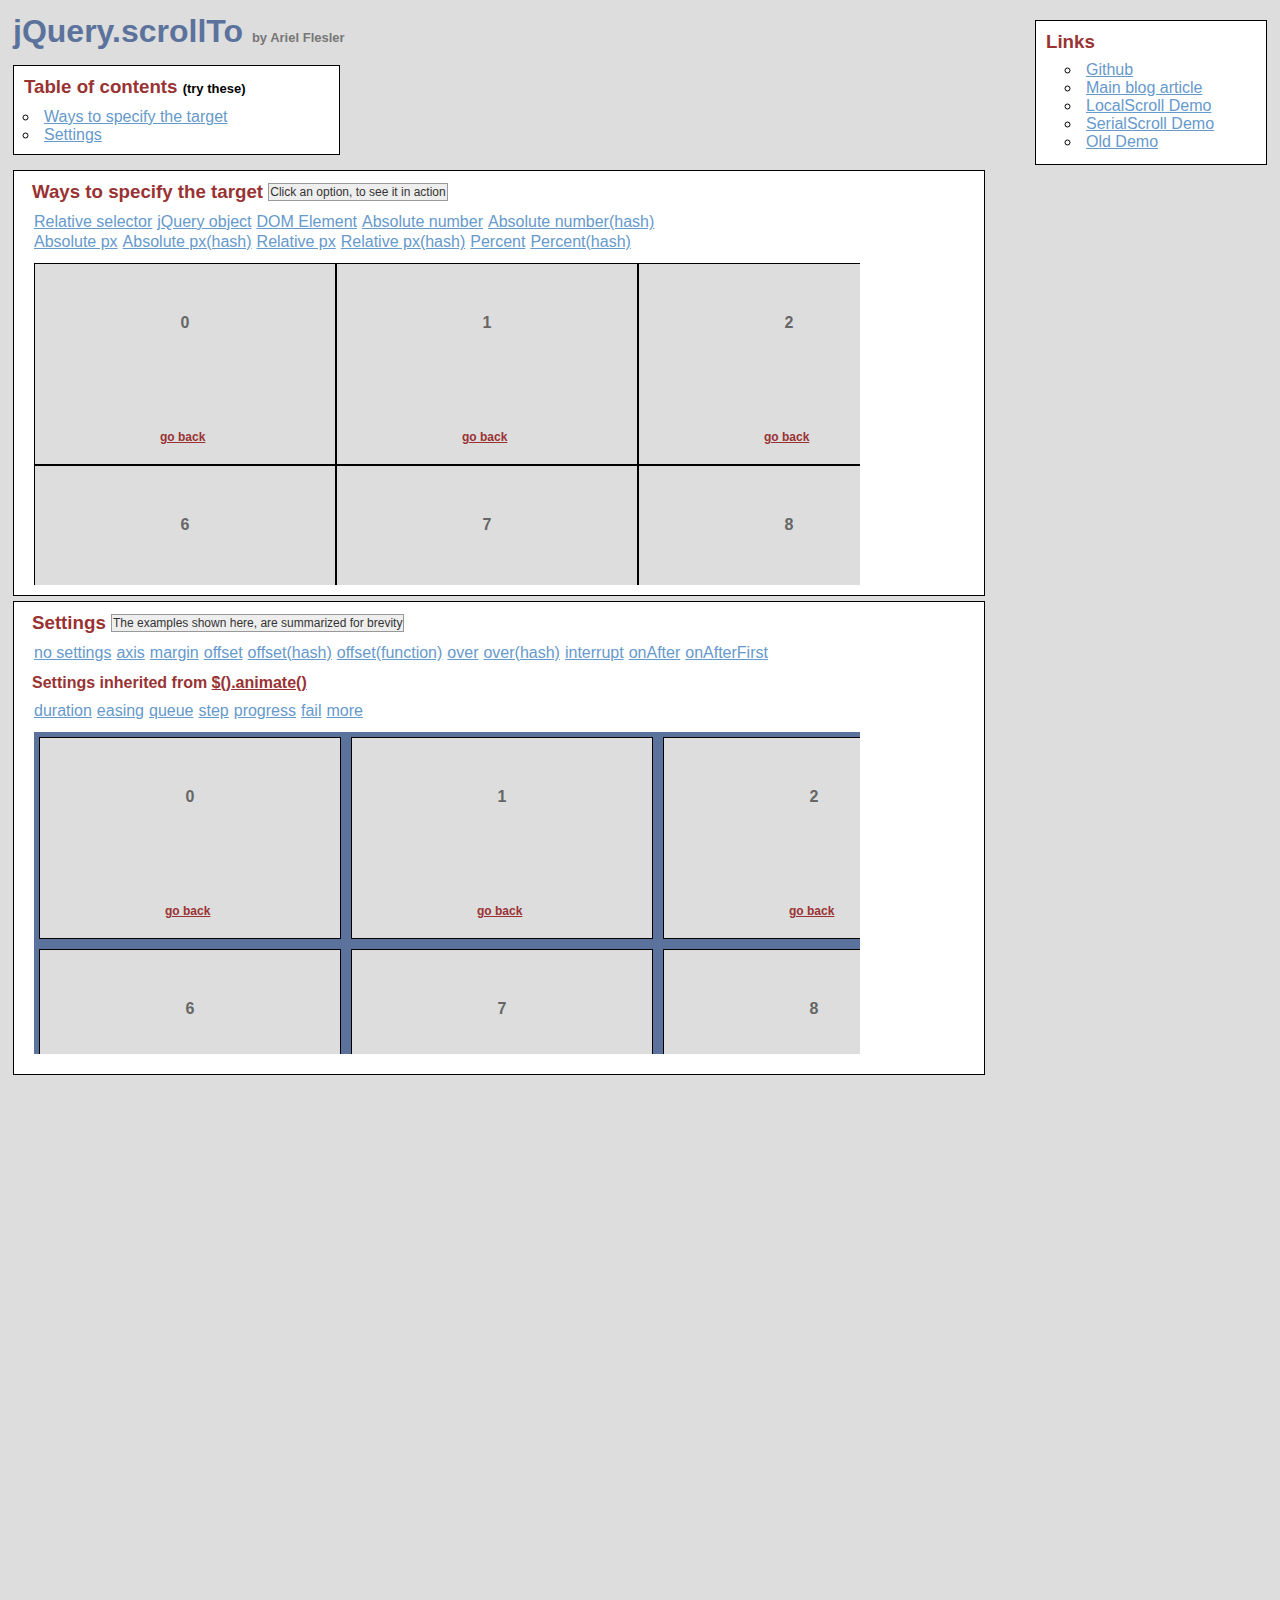
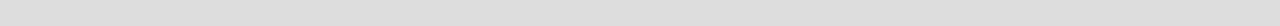
<file: assets/plugins/jquery-scrollTo/demo/index.html>
<!DOCTYPE html PUBLIC "-//W3C//DTD XHTML 1.0 Transitional//EN" "http://www.w3.org/TR/xhtml1/DTD/xhtml1-transitional.dtd">
<html xmlns="http://www.w3.org/1999/xhtml">
<head>
	<meta http-equiv="Content-Type" content="text/html; charset=iso-8859-1" />
	<title>jQuery.scrollTo</title>
	<meta name="keywords" content="javascript, jquery, plugins, scroll, scrollTo, smooth, animation, to, effect, ariel, flesler, window, overflow, element, navigation, customizable" />
	<meta name="description" content="Demo of jQuery.scrollTo. Lightweight, cross-browser and highly customizable animated scrolling with jQuery, made by Ariel Flesler." />
	<meta name="robots" content="index,follow" />
	<link type="text/css" rel="stylesheet" href="css/style.css" />
	<script type="text/javascript" src="https://ajax.googleapis.com/ajax/libs/jquery/1.8.0/jquery.min.js"></script>
	<script type="text/javascript" src="../jquery.scrollTo.min.js"></script>
	<script type="text/javascript">
		jQuery(function( $ ){
			/**
			 * Demo binding and preparation, no need to read this part
			 */
				//borrowed from jQuery easing plugin
				//http://gsgd.co.uk/sandbox/jquery.easing.php
				$.easing.elasout = function(x, t, b, c, d) {
					var s=1.70158;var p=0;var a=c;
					if (t==0) return b;  if ((t/=d)==1) return b+c;  if (!p) p=d*.3;
					if (a < Math.abs(c)) { a=c; var s=p/4; }
					else var s = p/(2*Math.PI) * Math.asin (c/a);
					return a*Math.pow(2,-10*t) * Math.sin( (t*d-s)*(2*Math.PI)/p ) + c + b;
				};
				$('a.back').click(function() {
					$(this).parents('div.pane').scrollTo(0, 800, { queue:true });
					$(this).parents('div.section').find('span.message').text( this.title);
					return false;
				});
				//just for the example, to stop the click on the links.
				$('ul.links').click(function(e){
					var link = e.target;
					if (link.target === '_blank') {
						return;
					}
					e.preventDefault();
					link.blur();
					if (link.title) {
						$(this).parent().find('span.message').text(link.title);
					}
				});
			
			// This one is important, many browsers don't reset scroll on refreshes
			// Reset all scrollable panes to (0,0)
			$('div.pane').scrollTo(0);
			// Reset the screen to (0,0)
			$.scrollTo(0);
			
			// TOC, shows how to scroll the whole window
			$('#toc a').click(function() {//$.scrollTo works EXACTLY the same way, but scrolls the whole screen
				$.scrollTo(this.hash, 1500, { easing:'elasout' });
				$(this.hash).find('span.message').text(this.title);
				return false;
			});
			
			// Target examples bindings
			var $target = $('#pane-target');
			$('#target-examples a').click(function() {
				$target.stop(true);
			});

			$('#relative-selector').click(function() {
				$target.scrollTo('li:eq(7)', 800);
			});
			$('#jquery-object').click(function() {
				$target.scrollTo($('#pane-target li:eq(14)') , 800);
			});
			$('#dom-element').click(function() {
				$target.scrollTo(document.getElementById('twenty'), 800);
			});
			$('#absolute-number').click(function() {
				$target.scrollTo(150, 800);
			});
			$('#absolute-number-hash').click(function() {
				$target.scrollTo({ top:800, left:700}, 800);
			});
			$('#absolute-px').click(function() {
				$target.scrollTo('520px', 800);
			});
			$('#absolute-px-hash').click(function() {
				$target.scrollTo({top:'110px', left:'290px'}, 800);
			});
			$('#relative-px').click(function() {
				$target.scrollTo('+=100', 500);
			});
			$('#relative-px-hash').click(function() {				
				$target.scrollTo({top:'-=100px', left:'+=100'}, 500);
			});
			$('#percentage-px').click(function() {				
				$target.scrollTo('50%', 800);
			});
			$('#percentage-px-hash').click(function() {				
				$target.scrollTo({top:'50%', left:'20%'}, 800);
			});
			
			// Settings examples bindings, they will all scroll to the same place, with different settings
			var $settings = $('#pane-settings');
			$('#settings-examples a').click(function() {
				// before each animation, reset to (0,0), skip this.
				$settings.stop(true).scrollTo(0);
			});
			
			$('#settings-no').click(function() {
				$settings.scrollTo('li:eq(15)', 1000);
			});
			$('#settings-axis').click(function() {// only scroll horizontally
				$settings.scrollTo('li:eq(15)', 1000, { axis:'x' });
			});
			$('#settings-duration').click(function() {// it's the same as specifying it in the 2nd argument
				$settings.scrollTo('li:eq(15)', { duration: 3000 });
			});
			$('#settings-easing').click(function() {
				$settings.scrollTo('li:eq(15)', 2500, { easing:'elasout' });
			});
			$('#settings-margin').click(function() {//scroll to the "outer" position of the element
				$settings.scrollTo('li:eq(15)', 1000, { margin:true });
			});
			$('#settings-offset').click(function() {//same as { top:-50, left:-50 }
				$settings.scrollTo('li:eq(15)', 1000, { offset:-50 });
			});
			$('#settings-offset-hash').click(function() {
				$settings.scrollTo('li:eq(15)', 1000, { offset:{ top:-5, left:-30 } });
			});
			$('#settings-offset-function').click(function() {
				$settings.scrollTo('li:eq(15)', 1000, {offset: function() { return {top:-30, left:-5}; }});
			});
			$('#settings-over').click(function() {//same as { top:-50, left:-50 }
				$settings.scrollTo('li:eq(15)', 1000, { over:0.5 });
			});
			$('#settings-over-hash').click(function() {
				$settings.scrollTo('li:eq(15)', 1000, { over:{ top:0.2, left:-0.5 } });
			});
			$('#settings-interrupt').click(function() {
				$settings.scrollTo('li:eq(15)', 10000, { interrupt:true });
			});
			$('#settings-queue').click(function() {//in this case, having 'axis' as 'xy' or 'yx' matters.
				$settings.scrollTo('li:eq(15)', 2000, { queue:true });
			});
			$('#settings-onAfter').click(function() {
				$settings.scrollTo('li:eq(15)', 2000, { 
					onAfter:function() {
						$('#settings-message').text('Got there!');
					}
				});
			});
			$('#settings-onAfterFirst').click(function() {//onAfterFirst exists only when queuing
				$settings.scrollTo('li:eq(15)', 1600, { 
					queue:true,
					onAfterFirst:function() {
						$('#settings-message').text('Got there horizontally!');
					},
					onAfter:function() {
						$('#settings-message').text('Got there vertically!');
					}
				});
			});
			$('#settings-step').click(function() {
				$settings.scrollTo('li:eq(15)', 2000, {step:function(now) {
					$('#settings-message').text(now.toFixed(2));
				}});
			});
			$('#settings-progress').click(function() {
				$settings.scrollTo('li:eq(15)', 2000, {progress:function(_, now) {
					$('#settings-message').text(Math.round(now*100) + '%');
				}});
			});
			$('#settings-fail').click(function() {
				$settings.scrollTo('li:eq(15)', 10000, {interrupt:true, fail:function() {
					$('#settings-message').text('Scroll interrupted!');
				}});
			});
		});
	</script>
</head>
<body>
	<h1>jQuery.scrollTo&nbsp;<strong>by Ariel Flesler</strong></h1>
	
	<div id="toc" class="part">
		<h3>Table of contents&nbsp;<strong>(try these)</strong></h3>
		<ul>
			<li><a title="$.scrollTo('#target-examples', 800, {easing:'elasout'});" href="#target-examples">Ways to specify the target</a></li>
			<li><a title="$.scrollTo('#settings-examples', 800, {easing:'elasout'});" href="#settings-examples">Settings</a></li>
		</ul>
	</div>
	
	<div id="links" class="part">
		<h3>Links</h3>
		<ul>
			<li><a target="_blank" href="https://github.com/flesler/jquery.scrollTo">Github</a></li>
			<li><a target="_blank" href="http://flesler.blogspot.com/2007/10/jqueryscrollto.html">Main blog article</a></li>
			<li><a target="_blank" href="http://demos.flesler.com/jquery/localScroll/">LocalScroll Demo</a></li>
			<li><a target="_blank" href="http://demos.flesler.com/jquery/serialScroll/">SerialScroll Demo</a></li>
			<li><a target="_blank" href="index.old.html">Old Demo</a></li>
		</ul>
	</div>
	<div id="target-examples" class="section part">
		<h3>Ways to specify the target&nbsp;<span id="target-message" class="message">Click an option, to see it in action</span></h3>
		<ul class="links">
			<li><a title="$(...).scrollTo('li:eq(7)', 800);" id="relative-selector" href="#">Relative selector</a></li>
			<li><a title="$(...).scrollTo($('div li:eq(14)'), 800);" id="jquery-object" href="#">jQuery object</a></li>
			<li><a title="$(...).scrollTo(document.getElementById('twenty'), 800);" id="dom-element" href="#">DOM Element</a></li>
			<li><a title="$(...).scrollTo(150, 800);" id="absolute-number" href="#">Absolute number</a></li>
			<li><a title="$(...).scrollTo({ top:800, left:700}, 800);" id="absolute-number-hash" href="#">Absolute number(hash)</a></li>
		</ul>
		<ul class="links">
			<li><a title="$(...).scrollTo('520px', 800);" id="absolute-px" href="#">Absolute px</a></li>
			<li><a title="$(...).scrollTo({top:'110px', left:'290px'}, 800);" id="absolute-px-hash" href="#">Absolute px(hash)</a></li>
			<li><a title="$(...).scrollTo('+=100px', 800);" id="relative-px" href="#">Relative px</a></li>
			<li><a title="$(...).scrollTo({top:'-=100px', left:'+=100'}, 800);" id="relative-px-hash" href="#">Relative px(hash)</a></li>
			<li><a title="$(...).scrollTo('50%', 800);" id="percentage-px" href="#">Percent</a></li>
			<li><a title="$(...).scrollTo({top:'50%', left:'20%'}, 800);" id="percentage-px-hash" href="#">Percent(hash)</a></li>
		</ul>
		<div id="pane-target" class="pane">
			<ul class="elements" style="height:1011px; width:1820px;">
				<li><p>0</p><a href="#" title="$(...).scrollTo(0, 800, {queue:true});" class="back">go back</a></li><li><p>1</p><a href="#" title="$(...).scrollTo(0, 800, {queue:true});" class="back">go back</a></li><li><p>2</p><a href="#" title="$(...).scrollTo(0, 800, {queue:true});" class="back">go back</a></li><li><p>3</p><a href="#" title="$(...).scrollTo(0, 800, {queue:true});" class="back">go back</a></li><li><p>4</p><a href="#" title="$(...).scrollTo(0, 800, {queue:true});" class="back">go back</a></li><li><p>5</p><a href="#" title="$(...).scrollTo(0, 800, {queue:true});" class="back">go back</a></li><li><p>6</p><a href="#" title="$(...).scrollTo(0, 800, {queue:true});" class="back">go back</a></li><li><p>7</p><a href="#" title="$(...).scrollTo(0, 800, {queue:true});" class="back">go back</a></li><li><p>8</p><a href="#" title="$(...).scrollTo(0, 800, {queue:true});" class="back">go back</a></li><li><p>9</p><a href="#" title="$(...).scrollTo(0, 800, {queue:true});" class="back">go back</a></li><li><p>10</p><a href="#" title="$(...).scrollTo(0, 800, {queue:true});" class="back">go back</a></li><li><p>11</p><a href="#" title="$(...).scrollTo(0, 800, {queue:true});" class="back">go back</a></li><li><p>12</p><a href="#" title="$(...).scrollTo(0, 800, {queue:true});" class="back">go back</a></li><li><p>13</p><a href="#" title="$(...).scrollTo(0, 800, {queue:true});" class="back">go back</a></li><li><p>14</p><a href="#" title="$(...).scrollTo(0, 800, {queue:true});" class="back">go back</a></li><li><p>15</p><a href="#" title="$(...).scrollTo(0, 800, {queue:true});" class="back">go back</a></li><li><p>16</p><a href="#" title="$(...).scrollTo(0, 800, {queue:true});" class="back">go back</a></li><li><p>17</p><a href="#" title="$(...).scrollTo(0, 800, {queue:true});" class="back">go back</a></li><li><p>18</p><a href="#" title="$(...).scrollTo(0, 800, {queue:true});" class="back">go back</a></li><li><p>19</p><a href="#" title="$(...).scrollTo(0, 800, {queue:true});" class="back">go back</a></li><li id="twenty"><p>20</p><a href="#" title="$(...).scrollTo(0, 800, {queue:true});" class="back">go back</a></li><li><p>21</p><a href="#" title="$(...).scrollTo(0, 800, {queue:true});" class="back">go back</a></li><li><p>22</p><a href="#" title="$(...).scrollTo(0, 800, {queue:true});" class="back">go back</a></li><li><p>23</p><a href="#" title="$(...).scrollTo(0, 800, {queue:true});" class="back">go back</a></li><li><p>24</p><a href="#" title="$(...).scrollTo(0, 800, {queue:true});" class="back">go back</a></li><li><p>25</p><a href="#" title="$(...).scrollTo(0, 800, {queue:true});" class="back">go back</a></li><li><p>26</p><a href="#" title="$(...).scrollTo(0, 800, {queue:true});" class="back">go back</a></li><li><p>27</p><a href="#" title="$(...).scrollTo(0, 800, {queue:true});" class="back">go back</a></li><li><p>28</p><a href="#" title="$(...).scrollTo(0, 800, {queue:true});" class="back">go back</a></li><li><p>29</p><a href="#" title="$(...).scrollTo(0, 800, {queue:true});" class="back">go back</a></li>
			</ul>
		</div>
	</div>
	<div id="settings-examples" class="section part">
		<h3>Settings&nbsp;<span id="settings-message" class="message">The examples shown here, are summarized for brevity</span></h3>
		<ul class="links">
			<li><a title="$(...).scrollTo('li:eq(15)', 1000);" id="settings-no" href="#">no settings</a></li>
			<li><a title="$(...).scrollTo('li:eq(15)', 1000, {axis:'x'});//only scroll on this axis (can be x, y, xy or yx)" id="settings-axis" href="#">axis</a></li>
			<li><a title="$(...).scrollTo('li:eq(15)', 1000, {margin:true});//deduct the margin and border from the final position" id="settings-margin" href="#">margin</a></li>
			<li><a title="$(...).scrollTo('li:eq(15)', 1000, {offset:-50});//add or deduct from the final position" id="settings-offset" href="#">offset</a></li>
			<li><a title="$(...).scrollTo('li:eq(15)', 1000, {offset: {top:-5, left:-30} });" id="settings-offset-hash" href="#">offset(hash)</a></li>
			<li><a title="$(...).scrollTo('li:eq(15)', 1000, {offset: function() { return {top:-30, left:-5}; }});" id="settings-offset-function" href="#">offset(function)</a></li>
			<li><a title="$(...).scrollTo('li:eq(15)', 1000, {over:0.5});//add or deduct a fraction of its height/width" id="settings-over" href="#">over</a></li>
			<li><a title="$(...).scrollTo('li:eq(15)', 1000, {over:{top:0.2, left:-0.5});" id="settings-over-hash" href="#">over(hash)</a></li>
			<li><a title="Scroll manually to interrupt the animation" id="settings-interrupt" href="#">interrupt</a></li>
			<li><a title="$(...).scrollTo('li:eq(15)', 1600, {onAfter:function() { } });//called after the scrolling ends" id="settings-onAfter" href="#">onAfter</a></li>
			<li><a title="$(...).scrollTo('li:eq(15)', 1600, {queue:true, onAfterFirst:function() { } });//called after the first axis scrolled" id="settings-onAfterFirst" href="#">onAfterFirst</a></li>
		</ul>
		<h4>Settings inherited from <a href="http://api.jquery.com/animate/#animate-properties-options" target="_blank">$().animate()</a></h4>
		<ul class="links">
			<li><a title="$(...).scrollTo('li:eq(15)', {duration:3000});//another way of calling the plugin" id="settings-duration" href="#">duration</a></li>
			<li><a title="$(...).scrollTo('li:eq(15)', 2500, {easing:'elasout'});//specify an easing equation" id="settings-easing" href="#">easing</a></li>
			<li><a title="$(...).scrollTo('li:eq(15)', 1600, {queue:true});//scroll one axis, then the other" id="settings-queue" href="#">queue</a></li>
			<li><a title="$(...).scrollTo('li:eq(15)', 2500, {step:function() { }'});//specify a step function" id="settings-step" href="#">step</a></li>
			<li><a title="$(...).scrollTo('li:eq(15)', 2500, {progress:function() { }'});//specify a progress function" id="settings-progress" href="#">progress</a></li>
			<li><a title="Scroll manually to interrupt and trigger the callback" id="settings-fail" href="#">fail</a></li>
			<li><a href="http://api.jquery.com/animate/#animate-properties-options" target="_blank">more</a></li>
		</ul>
		<div id="pane-settings" class="pane">
			<ul class="elements" style="height:1062px;width:1877px;">
				<li><p>0</p><a href="#" title="$(...).scrollTo(0, 800, {queue:true});" class="back">go back</a></li><li><p>1</p><a href="#" title="$(...).scrollTo(0, 800, {queue:true});" class="back">go back</a></li><li><p>2</p><a href="#" title="$(...).scrollTo(0, 800, {queue:true});" class="back">go back</a></li><li><p>3</p><a href="#" title="$(...).scrollTo(0, 800, {queue:true});" class="back">go back</a></li><li><p>4</p><a href="#" title="$(...).scrollTo(0, 800, {queue:true});" class="back">go back</a></li><li><p>5</p><a href="#" title="$(...).scrollTo(0, 800, {queue:true});" class="back">go back</a></li><li><p>6</p><a href="#" title="$(...).scrollTo(0, 800, {queue:true});" class="back">go back</a></li><li><p>7</p><a href="#" title="$(...).scrollTo(0, 800, {queue:true});" class="back">go back</a></li><li><p>8</p><a href="#" title="$(...).scrollTo(0, 800, {queue:true});" class="back">go back</a></li><li><p>9</p><a href="#" title="$(...).scrollTo(0, 800, {queue:true});" class="back">go back</a></li><li><p>10</p><a href="#" title="$(...).scrollTo(0, 800, {queue:true});" class="back">go back</a></li><li><p>11</p><a href="#" title="$(...).scrollTo(0, 800, {queue:true});" class="back">go back</a></li><li><p>12</p><a href="#" title="$(...).scrollTo(0, 800, {queue:true});" class="back">go back</a></li><li><p>13</p><a href="#" title="$(...).scrollTo(0, 800, {queue:true});" class="back">go back</a></li><li><p>14</p><a href="#" title="$(...).scrollTo(0, 800, {queue:true});" class="back">go back</a></li><li><p>15</p><a href="#" title="$(...).scrollTo(0, 800, {queue:true});" class="back">go back</a></li><li><p>16</p><a href="#" title="$(...).scrollTo(0, 800, {queue:true});" class="back">go back</a></li><li><p>17</p><a href="#" title="$(...).scrollTo(0, 800, {queue:true});" class="back">go back</a></li><li><p>18</p><a href="#" title="$(...).scrollTo(0, 800, {queue:true});" class="back">go back</a></li><li><p>19</p><a href="#" title="$(...).scrollTo(0, 800, {queue:true});" class="back">go back</a></li><li><p>20</p><a href="#" title="$(...).scrollTo(0, 800, {queue:true});" class="back">go back</a></li><li><p>21</p><a href="#" title="$(...).scrollTo(0, 800, {queue:true});" class="back">go back</a></li><li><p>22</p><a href="#" title="$(...).scrollTo(0, 800, {queue:true});" class="back">go back</a></li><li><p>23</p><a href="#" title="$(...).scrollTo(0, 800, {queue:true});" class="back">go back</a></li><li><p>24</p><a href="#" title="$(...).scrollTo(0, 800, {queue:true});" class="back">go back</a></li><li><p>25</p><a href="#" title="$(...).scrollTo(0, 800, {queue:true});" class="back">go back</a></li><li><p>26</p><a href="#" title="$(...).scrollTo(0, 800, {queue:true});" class="back">go back</a></li><li><p>27</p><a href="#" title="$(...).scrollTo(0, 800, {queue:true});" class="back">go back</a></li><li><p>28</p><a href="#" title="$(...).scrollTo(0, 800, {queue:true});" class="back">go back</a></li><li><p>29</p><a href="#" title="$(...).scrollTo(0, 800, {queue:true});" class="back">go back</a></li>
			</ul>
		</div>
	</div>
</body>
</html>
</file>
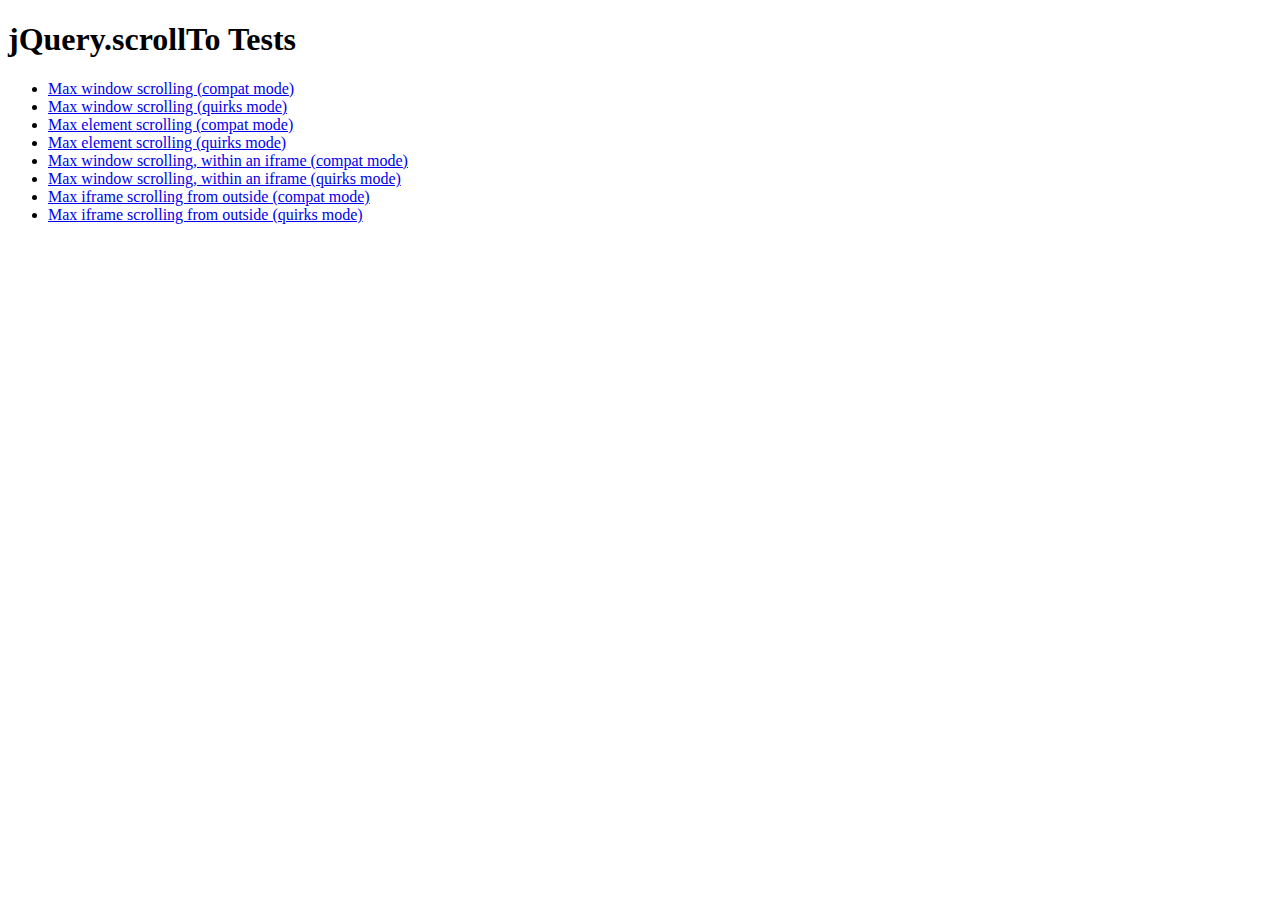
<file: assets/plugins/jquery-scrollTo/tests/index.html>
<!DOCTYPE html PUBLIC "-//W3C//DTD XHTML 1.0 Transitional//EN" "http://www.w3.org/TR/xhtml1/DTD/xhtml1-transitional.dtd">
<html xmlns="http://www.w3.org/1999/xhtml">
<head>
	<meta http-equiv="Content-Type" content="text/html; charset=iso-8859-1" />
	<title>jQuery.scrollTo Tests</title>
	<meta name="keywords" content="javascript, jquery, plugins, scroll, scrollTo, smooth, animation, to, effect, ariel, flesler, window, overflow, element, navigation, customizable" />
	<meta name="description" content="Tests for jQuery ScrollTo. Made by Ariel Flesler." />
	<meta name="robots" content="index,follow" />
</head>
<body>
	<h1>jQuery.scrollTo Tests</h1>
	
	<ul>
		<li><a href="WinMaxY-compat.html">Max window scrolling (compat mode)</a></li>
		<li><a href="WinMaxY-quirks.html">Max window scrolling (quirks mode)</a></li>
		<li><a href="ElemMaxY-compat.html">Max element scrolling (compat mode)</a></li>
		<li><a href="ElemMaxY-quirks.html">Max element scrolling (quirks mode)</a></li>
		<li><a href="WinMaxY-with-iframe-compat.html">Max window scrolling, within an iframe (compat mode)</a></li>
		<li><a href="WinMaxY-with-iframe-quirks.html">Max window scrolling, within an iframe (quirks mode)</a></li>
		<li><a href="WinMaxY-to-iframe-compat.html">Max iframe scrolling from outside (compat mode)</a></li>
		<li><a href="WinMaxY-to-iframe-quirks.html">Max iframe scrolling from outside (quirks mode)</a></li>
	</ul>
</body>
</html>
</file>
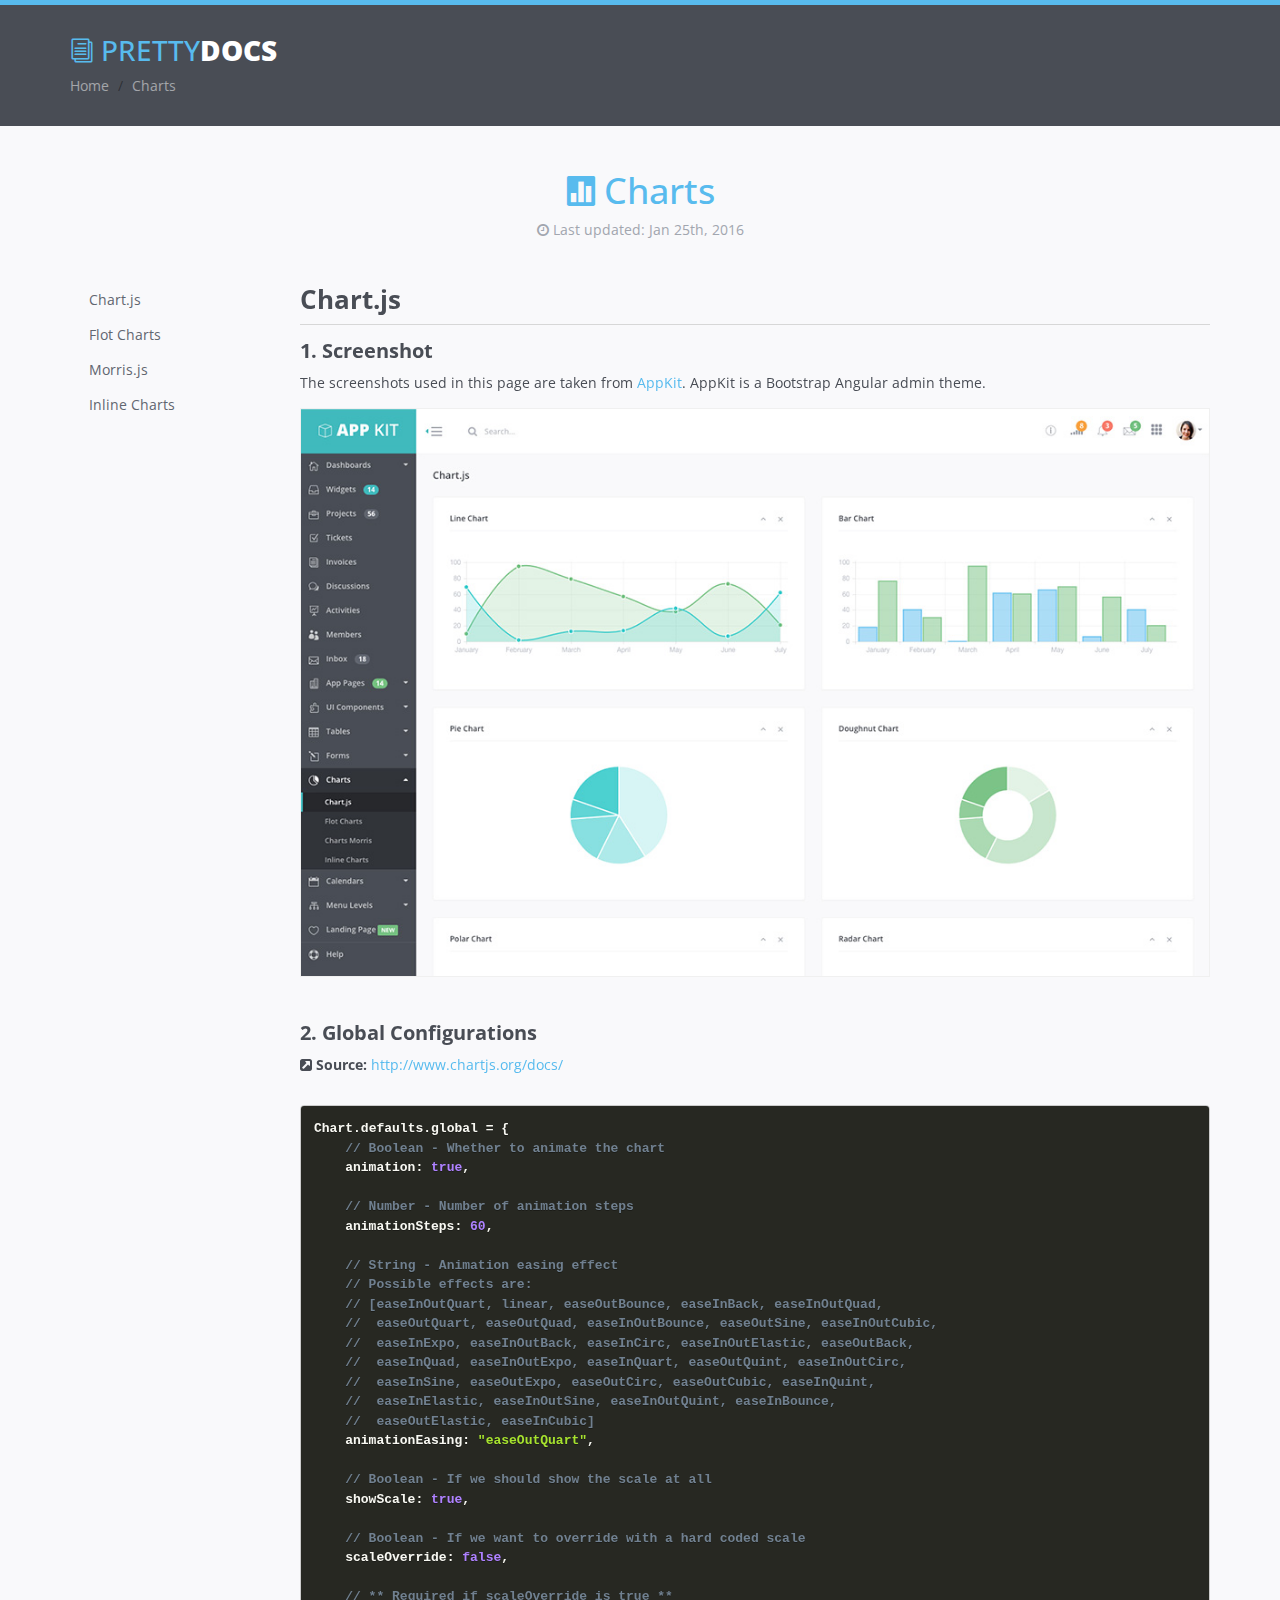
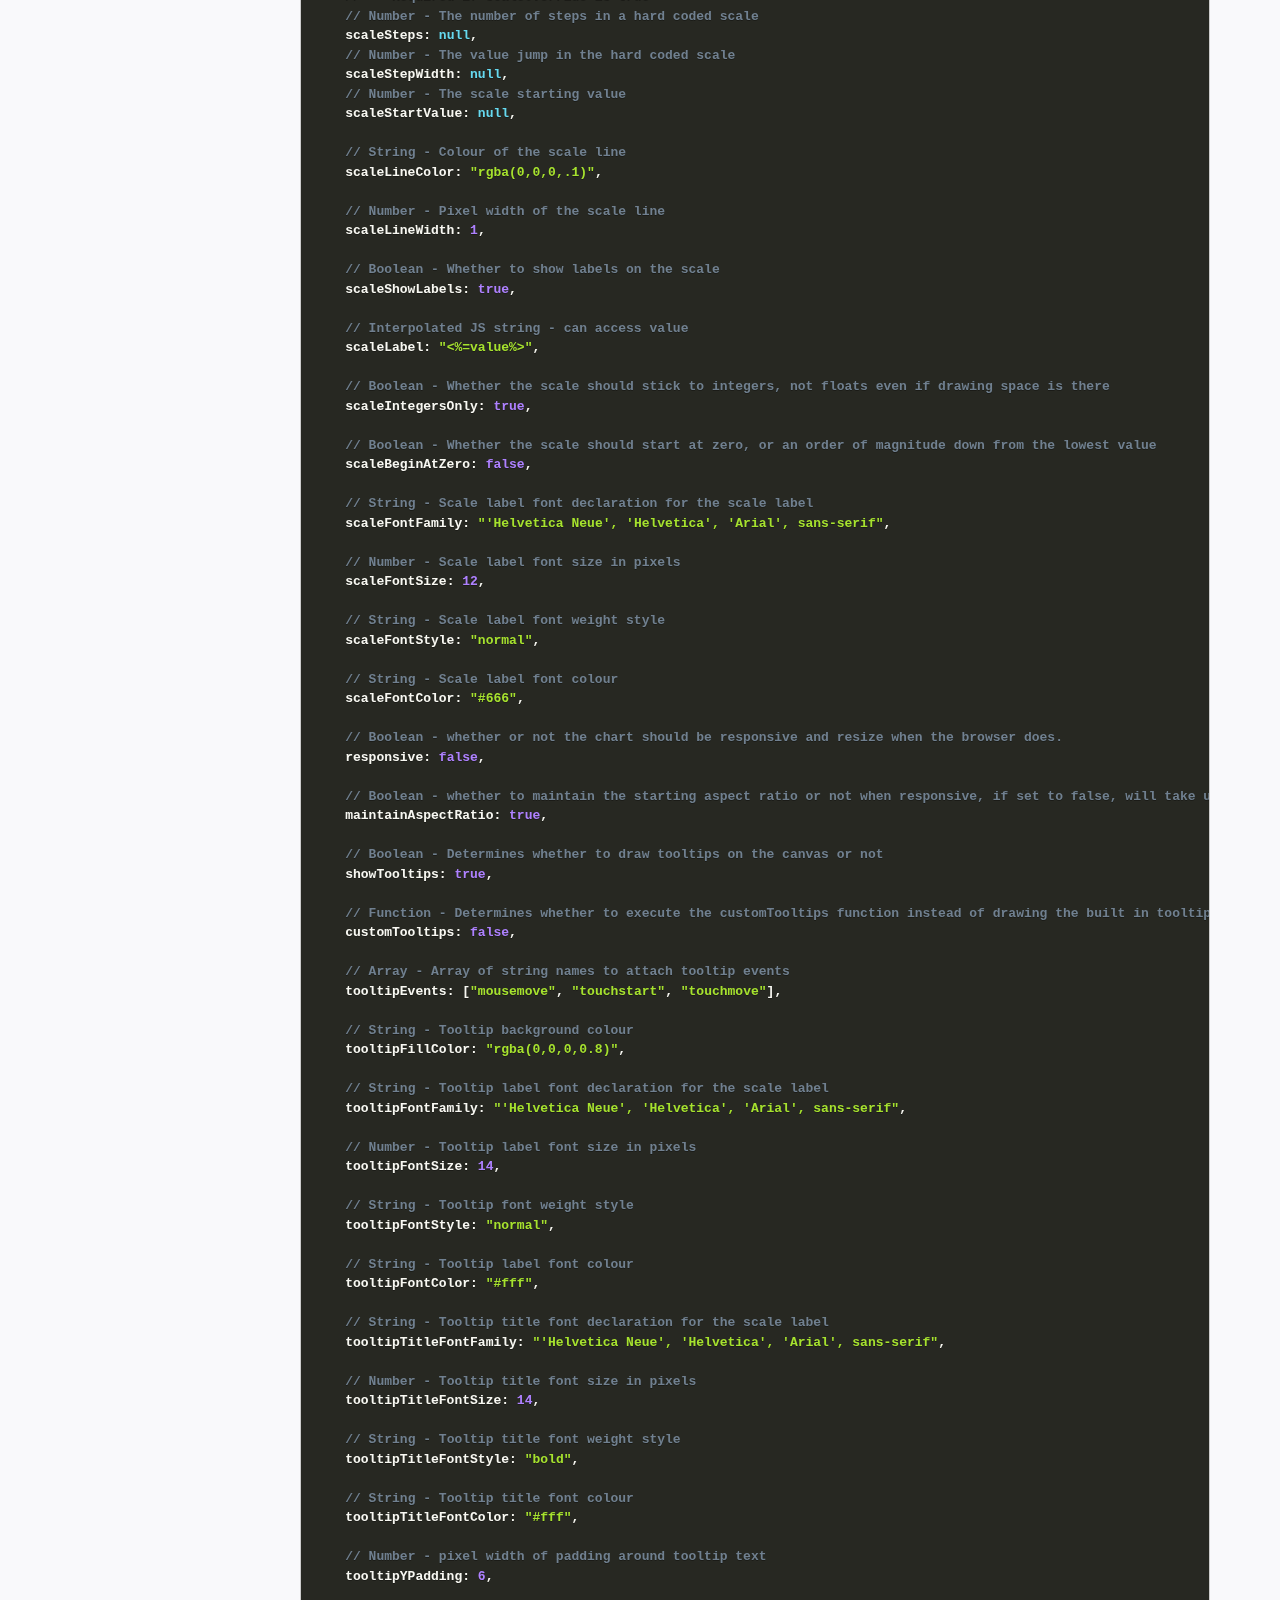
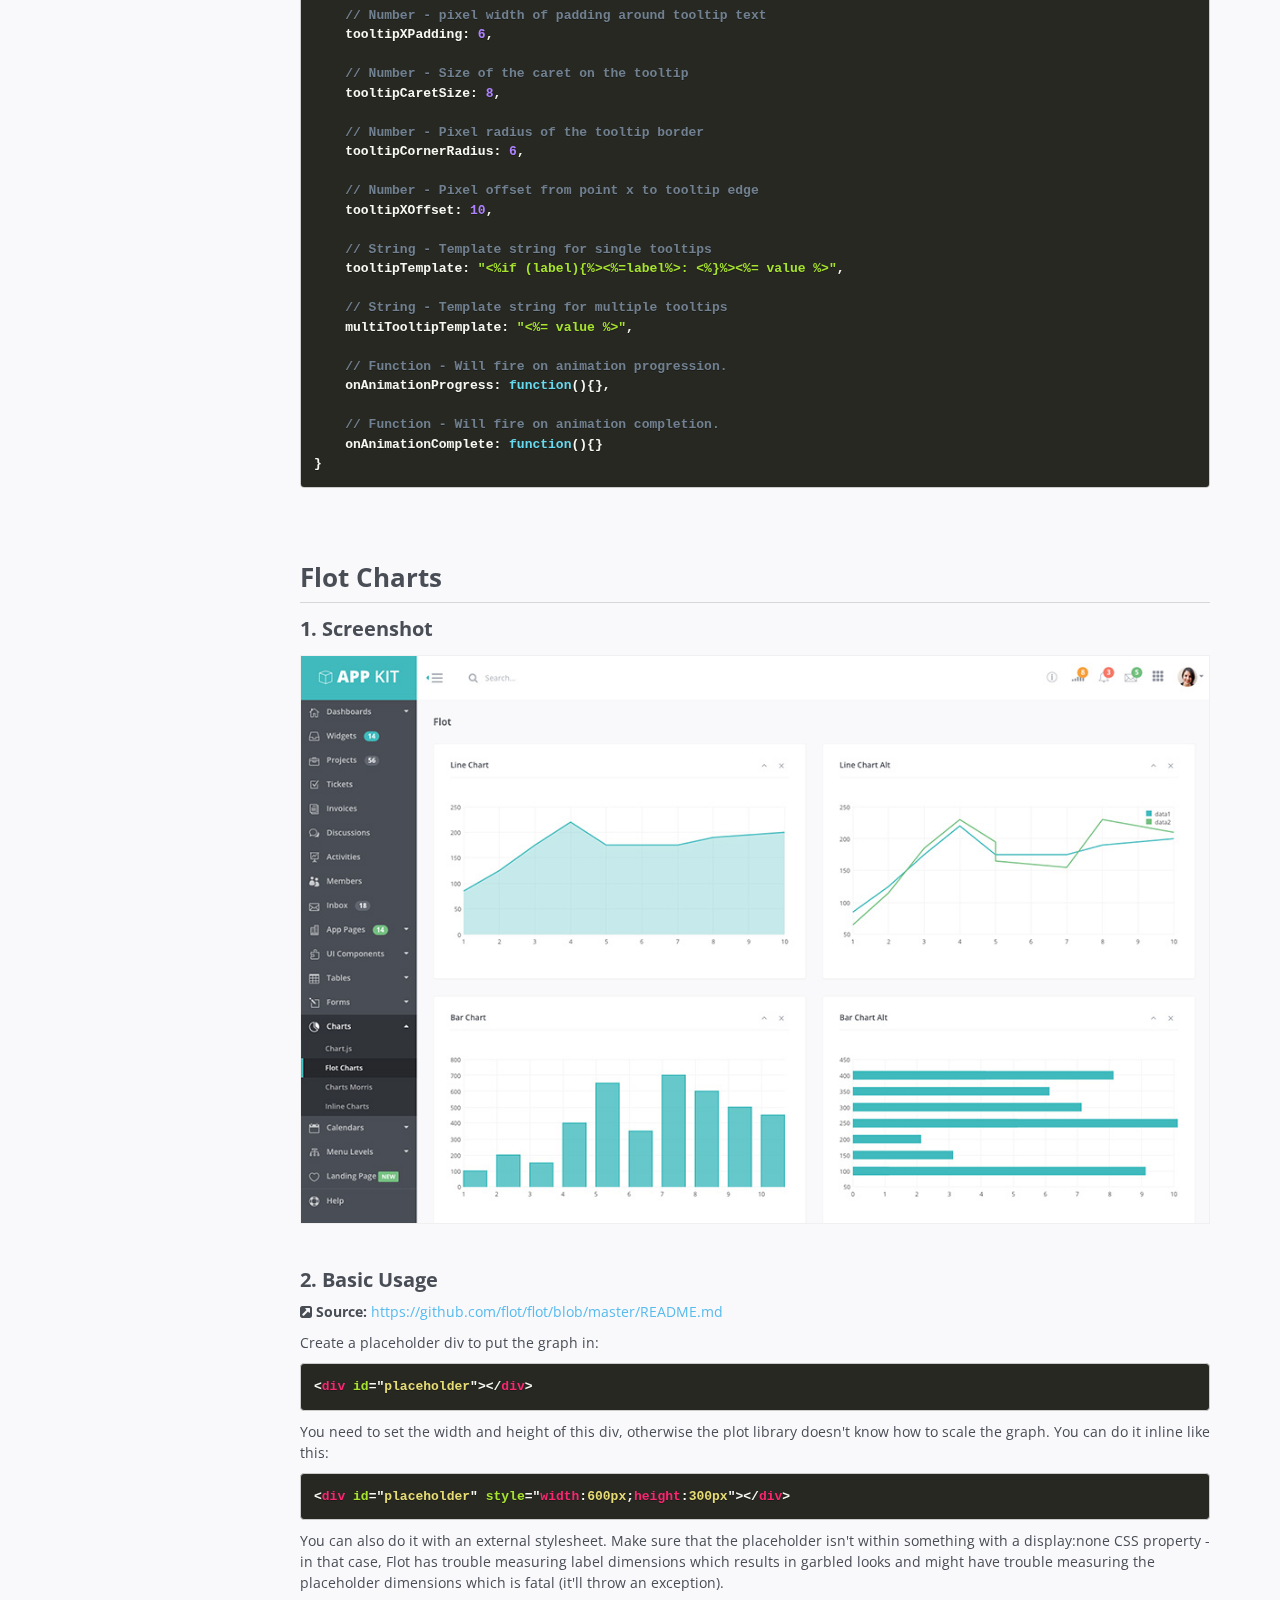
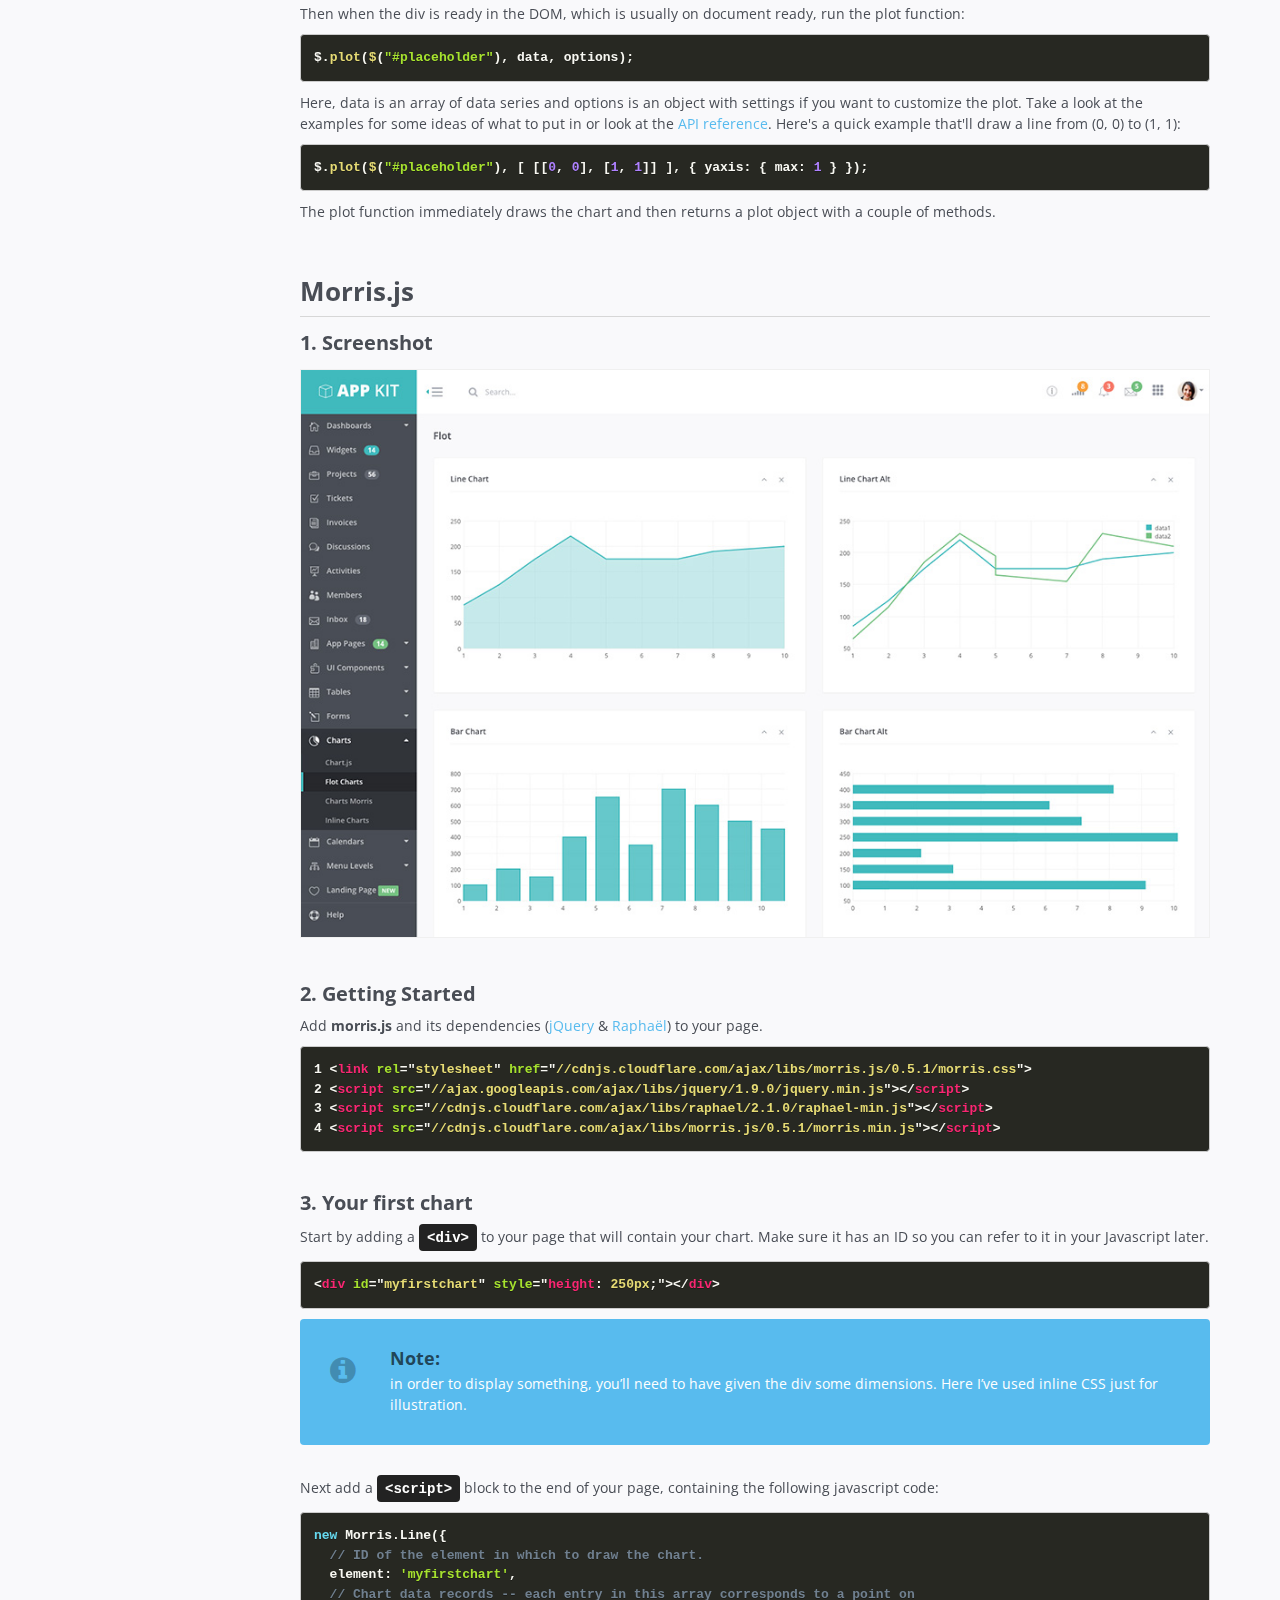
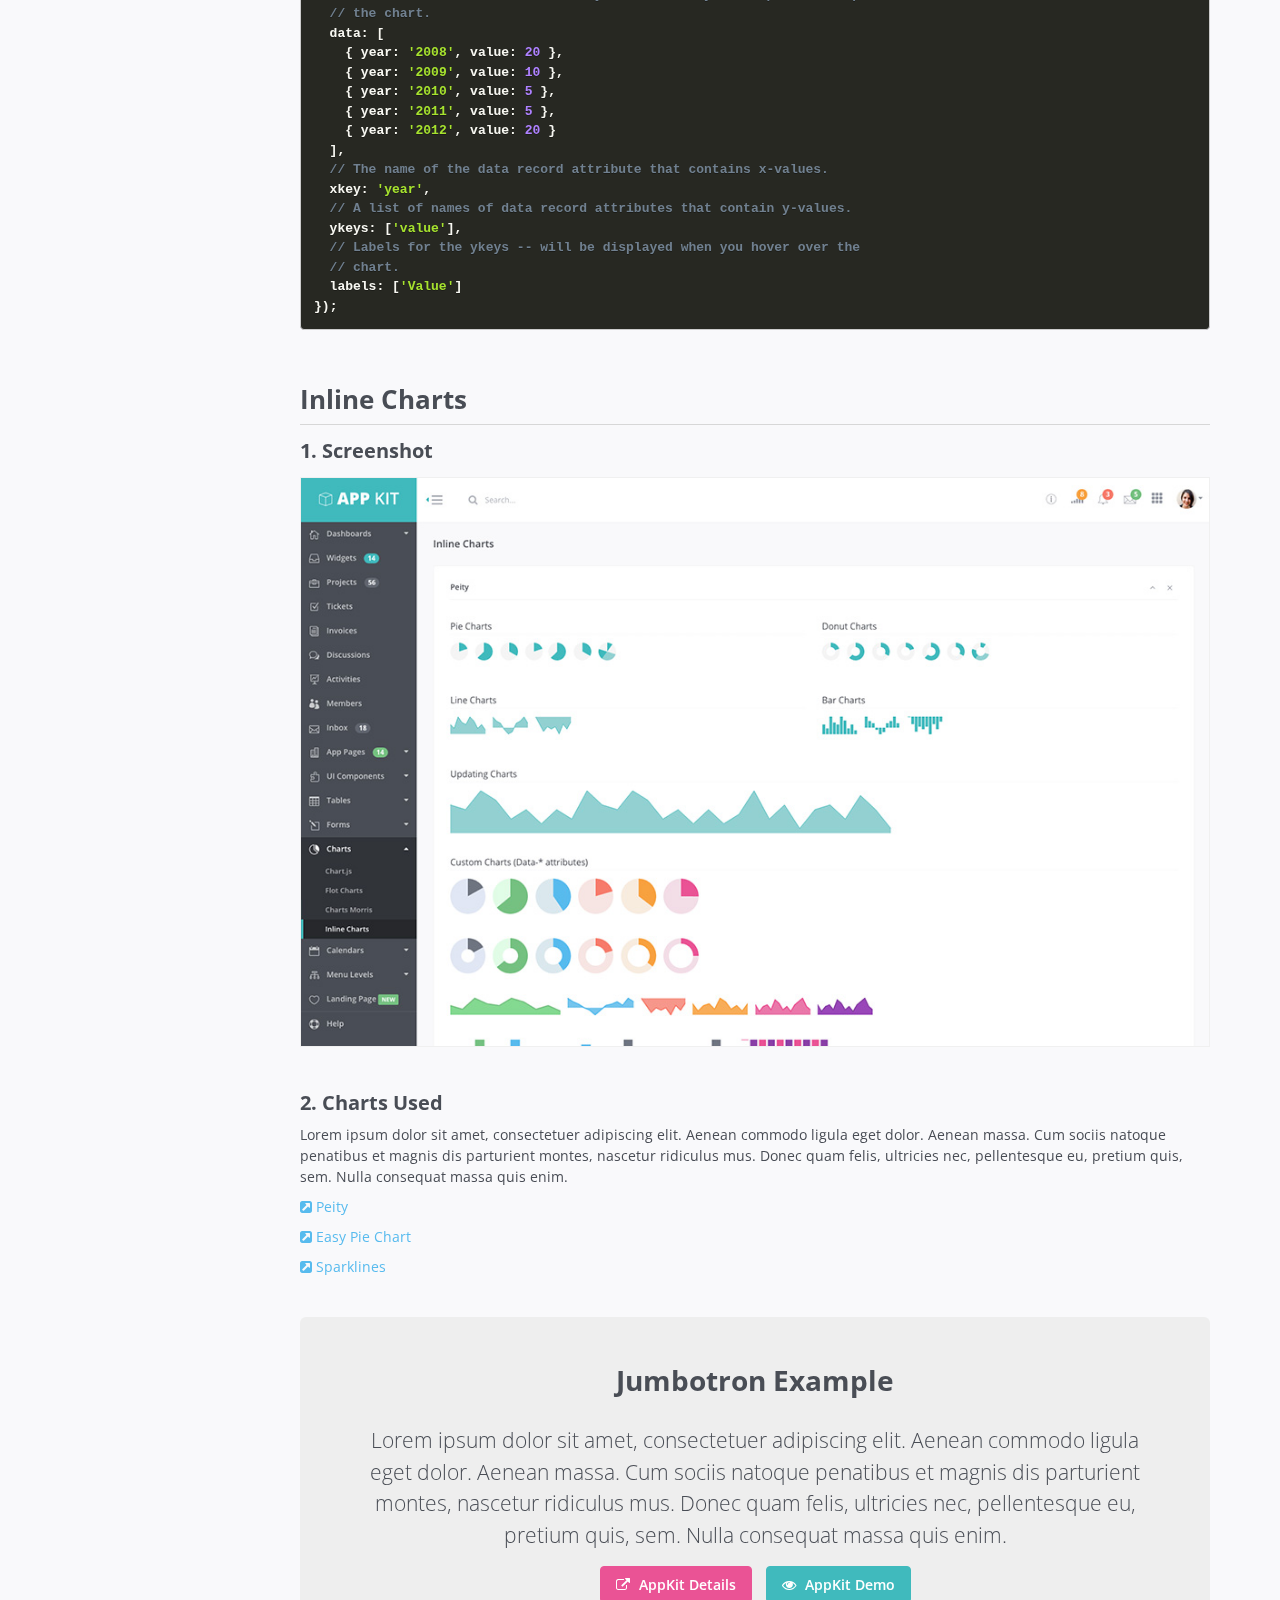
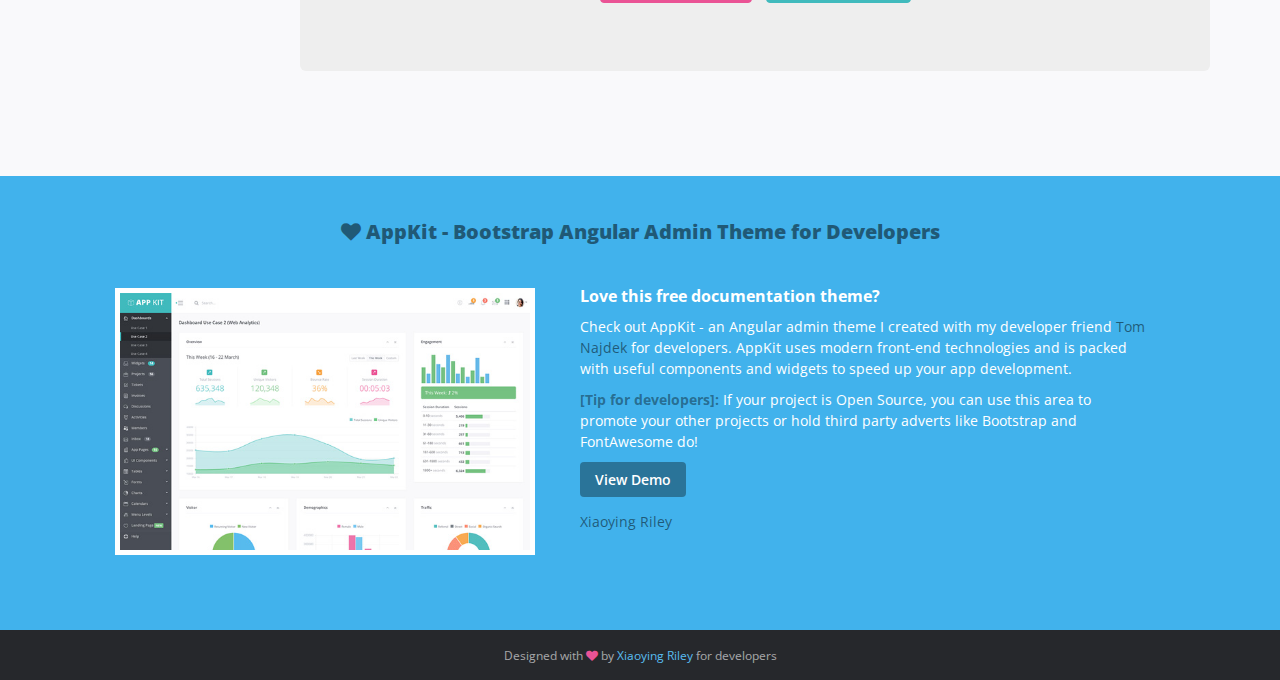
<file: charts.html>
<!DOCTYPE html>
<!--[if IE 8]> <html lang="en" class="ie8"> <![endif]-->  
<!--[if IE 9]> <html lang="en" class="ie9"> <![endif]-->  
<!--[if !IE]><!--> <html lang="en"> <!--<![endif]-->  
<head>
    <title>Responsive website template for documentations</title>
    <!-- Meta -->
    <meta charset="utf-8">
    <meta http-equiv="X-UA-Compatible" content="IE=edge">
    <meta name="viewport" content="width=device-width, initial-scale=1.0">
    <meta name="description" content="">
    <meta name="author" content="">    
    <link rel="shortcut icon" href="favicon.ico">  
    <link href='http://fonts.googleapis.com/css?family=Open+Sans:300italic,400italic,600italic,700italic,800italic,400,300,600,700,800' rel='stylesheet' type='text/css'>
    <!-- Global CSS -->
    <link rel="stylesheet" href="assets/plugins/bootstrap/css/bootstrap.min.css">   
    <!-- Plugins CSS -->    
    <link rel="stylesheet" href="assets/plugins/font-awesome/css/font-awesome.css">
    <link rel="stylesheet" href="assets/plugins/prism/prism.css">
    <link rel="stylesheet" href="assets/plugins/lightbox/dist/ekko-lightbox.min.css">
    <link rel="stylesheet" href="assets/plugins/elegant_font/css/style.css">

    <!-- Theme CSS -->
    <link id="theme-style" rel="stylesheet" href="assets/css/styles.css">
    <!-- HTML5 shim and Respond.js IE8 support of HTML5 elements and media queries -->
    <!--[if lt IE 9]>
      <script src="https://oss.maxcdn.com/html5shiv/3.7.2/html5shiv.min.js"></script>
      <script src="https://oss.maxcdn.com/respond/1.4.2/respond.min.js"></script>
    <![endif]-->
    
</head> 

<body class="body-blue">
    <div class="page-wrapper">
        <!-- ******Header****** -->
        <header id="header" class="header">
            <div class="container">
                <div class="branding">
                    <h1 class="logo">
                        <a href="index.html">
                            <span aria-hidden="true" class="icon_documents_alt icon"></span>
                            <span class="text-highlight">Pretty</span><span class="text-bold">Docs</span>
                        </a>
                    </h1>
                </div><!--//branding-->
                <ol class="breadcrumb">
                    <li><a href="index.html">Home</a></li>
                    <li class="active">Charts</li>
                </ol>
            </div><!--//container-->
        </header><!--//header-->
        <div class="doc-wrapper">
            <div class="container">
                <div id="doc-header" class="doc-header text-center">
                    <h1 class="doc-title"><span aria-hidden="true" class="icon icon_datareport_alt"></span> Charts</h1>
                    <div class="meta"><i class="fa fa-clock-o"></i> Last updated: Jan 25th, 2016</div>
                </div><!--//doc-header-->
                <div class="doc-body">
                    <div class="doc-content">
                        <div class="content-inner">
                            <section id="chartjs" class="doc-section">
                                <h2 class="section-title">Chart.js</h2>
                                <div class="section-block">
                                    <h3 class="block-title">1. Screenshot</h3>
                                    <p>The screenshots used in this page are taken from <a href="https://wrapbootstrap.com/theme/appkit-admin-theme-angularjs-WB051SCJ1?ref=3wm" target="_blank">AppKit</a>. AppKit is a Bootstrap Angular admin theme.</p>
                                    <div class="screenshot-holder">
                                        <a href="https://wrapbootstrap.com/theme/appkit-admin-theme-angularjs-WB051SCJ1?ref=3wm" target="_blank"><img class="img-responsive" src="assets/images/demo/appkit-chart-chartjs.jpg" alt="screenshot" /></a>
                                        <a class="mask" href="https://wrapbootstrap.com/theme/appkit-admin-theme-angularjs-WB051SCJ1?ref=3wm" target="_blank"><i class="icon fa fa-link"></i></a>
                                    </div> 
                                </div><!--//section-block-->
                                <div class="section-block">
                                    <h3 class="block-title">2. Global Configurations</h3>
                                    <p><strong><i class="fa fa-external-link-square"></i> Source:</strong> <a href="http://www.chartjs.org/docs/" target="_blank">http://www.chartjs.org/docs/</a></p>
                                    <div class="code-block">
                                        <pre><code class="language-javascript">Chart.defaults.global = {
    // Boolean - Whether to animate the chart
    animation: true,

    // Number - Number of animation steps
    animationSteps: 60,

    // String - Animation easing effect
    // Possible effects are:
    // [easeInOutQuart, linear, easeOutBounce, easeInBack, easeInOutQuad,
    //  easeOutQuart, easeOutQuad, easeInOutBounce, easeOutSine, easeInOutCubic,
    //  easeInExpo, easeInOutBack, easeInCirc, easeInOutElastic, easeOutBack,
    //  easeInQuad, easeInOutExpo, easeInQuart, easeOutQuint, easeInOutCirc,
    //  easeInSine, easeOutExpo, easeOutCirc, easeOutCubic, easeInQuint,
    //  easeInElastic, easeInOutSine, easeInOutQuint, easeInBounce,
    //  easeOutElastic, easeInCubic]
    animationEasing: &#x22;easeOutQuart&#x22;,

    // Boolean - If we should show the scale at all
    showScale: true,

    // Boolean - If we want to override with a hard coded scale
    scaleOverride: false,

    // ** Required if scaleOverride is true **
    // Number - The number of steps in a hard coded scale
    scaleSteps: null,
    // Number - The value jump in the hard coded scale
    scaleStepWidth: null,
    // Number - The scale starting value
    scaleStartValue: null,

    // String - Colour of the scale line
    scaleLineColor: &#x22;rgba(0,0,0,.1)&#x22;,

    // Number - Pixel width of the scale line
    scaleLineWidth: 1,

    // Boolean - Whether to show labels on the scale
    scaleShowLabels: true,

    // Interpolated JS string - can access value
    scaleLabel: &#x22;&#x3C;%=value%&#x3E;&#x22;,

    // Boolean - Whether the scale should stick to integers, not floats even if drawing space is there
    scaleIntegersOnly: true,

    // Boolean - Whether the scale should start at zero, or an order of magnitude down from the lowest value
    scaleBeginAtZero: false,

    // String - Scale label font declaration for the scale label
    scaleFontFamily: &#x22;&#x27;Helvetica Neue&#x27;, &#x27;Helvetica&#x27;, &#x27;Arial&#x27;, sans-serif&#x22;,

    // Number - Scale label font size in pixels
    scaleFontSize: 12,

    // String - Scale label font weight style
    scaleFontStyle: &#x22;normal&#x22;,

    // String - Scale label font colour
    scaleFontColor: &#x22;#666&#x22;,

    // Boolean - whether or not the chart should be responsive and resize when the browser does.
    responsive: false,

    // Boolean - whether to maintain the starting aspect ratio or not when responsive, if set to false, will take up entire container
    maintainAspectRatio: true,

    // Boolean - Determines whether to draw tooltips on the canvas or not
    showTooltips: true,

    // Function - Determines whether to execute the customTooltips function instead of drawing the built in tooltips (See [Advanced - External Tooltips](#advanced-usage-custom-tooltips))
    customTooltips: false,

    // Array - Array of string names to attach tooltip events
    tooltipEvents: [&#x22;mousemove&#x22;, &#x22;touchstart&#x22;, &#x22;touchmove&#x22;],

    // String - Tooltip background colour
    tooltipFillColor: &#x22;rgba(0,0,0,0.8)&#x22;,

    // String - Tooltip label font declaration for the scale label
    tooltipFontFamily: &#x22;&#x27;Helvetica Neue&#x27;, &#x27;Helvetica&#x27;, &#x27;Arial&#x27;, sans-serif&#x22;,

    // Number - Tooltip label font size in pixels
    tooltipFontSize: 14,

    // String - Tooltip font weight style
    tooltipFontStyle: &#x22;normal&#x22;,

    // String - Tooltip label font colour
    tooltipFontColor: &#x22;#fff&#x22;,

    // String - Tooltip title font declaration for the scale label
    tooltipTitleFontFamily: &#x22;&#x27;Helvetica Neue&#x27;, &#x27;Helvetica&#x27;, &#x27;Arial&#x27;, sans-serif&#x22;,

    // Number - Tooltip title font size in pixels
    tooltipTitleFontSize: 14,

    // String - Tooltip title font weight style
    tooltipTitleFontStyle: &#x22;bold&#x22;,

    // String - Tooltip title font colour
    tooltipTitleFontColor: &#x22;#fff&#x22;,

    // Number - pixel width of padding around tooltip text
    tooltipYPadding: 6,

    // Number - pixel width of padding around tooltip text
    tooltipXPadding: 6,

    // Number - Size of the caret on the tooltip
    tooltipCaretSize: 8,

    // Number - Pixel radius of the tooltip border
    tooltipCornerRadius: 6,

    // Number - Pixel offset from point x to tooltip edge
    tooltipXOffset: 10,

    // String - Template string for single tooltips
    tooltipTemplate: &#x22;&#x3C;%if (label){%&#x3E;&#x3C;%=label%&#x3E;: &#x3C;%}%&#x3E;&#x3C;%= value %&#x3E;&#x22;,

    // String - Template string for multiple tooltips
    multiTooltipTemplate: &#x22;&#x3C;%= value %&#x3E;&#x22;,

    // Function - Will fire on animation progression.
    onAnimationProgress: function(){},

    // Function - Will fire on animation completion.
    onAnimationComplete: function(){}
}</code></pre>
                                    </div><!--//code-block-->
                                </div><!--//section-block-->
                            </section><!--//doc-section-->
                            
                            <section id="flot" class="doc-section">
                                <h2 class="section-title">Flot Charts</h2>
                                <div class="section-block">
                                    <h3 class="block-title">1. Screenshot</h3>
                                    <div class="screenshot-holder">
                                        <a href="https://wrapbootstrap.com/theme/appkit-admin-theme-angularjs-WB051SCJ1?ref=3wm" target="_blank"><img class="img-responsive" src="assets/images/demo/appkit-chart-flot.jpg" alt="screenshot" /></a>
                                        <a class="mask" href="https://wrapbootstrap.com/theme/appkit-admin-theme-angularjs-WB051SCJ1?ref=3wm" target="_blank"><i class="icon fa fa-link"></i></a>
                                    </div> 
                                </div><!--//section-block-->
                                <div class="section-block">
                                    <h3 class="block-title">2. Basic Usage</h3>
                                    <p><strong><i class="fa fa-external-link-square"></i> Source:</strong> <a href="https://github.com/flot/flot/blob/master/README.md" target="_blank">https://github.com/flot/flot/blob/master/README.md</a></p>
                                    <p>Create a placeholder div to put the graph in:</p>
                                    <p><pre><code class="language-markup">&#x3C;div id=&#x22;placeholder&#x22;&#x3E;&#x3C;/div&#x3E;</code></pre></p>
                                    <p>You need to set the width and height of this div, otherwise the plot library doesn't know how to scale the graph. You can do it inline like this:</p>
                                    <p><pre><code class="language-markup">&#x3C;div id=&#x22;placeholder&#x22; style=&#x22;width:600px;height:300px&#x22;&#x3E;&#x3C;/div&#x3E;</code></pre></p>
                                    <p>You can also do it with an external stylesheet. Make sure that the placeholder isn't within something with a display:none CSS property - in that case, Flot has trouble measuring label dimensions which results in garbled looks and might have trouble measuring the placeholder dimensions which is fatal (it'll throw an exception).</p>

                                    <p>Then when the div is ready in the DOM, which is usually on document ready, run the plot function:</p>
                                    <p><pre><code class="language-javascript">$.plot($(&#x22;#placeholder&#x22;), data, options);</code></pre></p>
                                    <p>Here, data is an array of data series and options is an object with settings if you want to customize the plot. Take a look at the examples for some ideas of what to put in or look at the <a href="#">API reference</a>. Here's a quick example that'll draw a line from (0, 0) to (1, 1):</p>
                                    
                                    <p><pre><code class="language-javascript">$.plot($(&#x22;#placeholder&#x22;), [ [[0, 0], [1, 1]] ], { yaxis: { max: 1 } });</code></pre></p>
                                    <p>The plot function immediately draws the chart and then returns a plot object with a couple of methods.</p>
                                    
                                </div><!--//section-block-->
                            </section><!--//doc-section-->
                            
                            <section id="morris" class="doc-section">
                                <h2 class="section-title">Morris.js</h2>
                                <div class="section-block">
                                    <h3 class="block-title">1. Screenshot</h3>
                                    <div class="screenshot-holder">
                                        <a href="https://wrapbootstrap.com/theme/appkit-admin-theme-angularjs-WB051SCJ1?ref=3wm" target="_blank"><img class="img-responsive" src="assets/images/demo/appkit-chart-flot.jpg" alt="screenshot" /></a>
                                        <a class="mask" href="https://wrapbootstrap.com/theme/appkit-admin-theme-angularjs-WB051SCJ1?ref=3wm" target="_blank"><i class="icon fa fa-link"></i></a>
                                    </div> 
                                </div><!--//section-block-->
                                <div class="section-block">
                                    <h3 class="block-title">2. Getting Started</h3>
                                    <p>Add <strong>morris.js</strong> and its dependencies (<a href="#">jQuery</a> &amp; <a href="#">Raphaël</a>) to your page.</p>
                                    <p><pre><code class="language-markup">1 &#x3C;link rel=&#x22;stylesheet&#x22; href=&#x22;//cdnjs.cloudflare.com/ajax/libs/morris.js/0.5.1/morris.css&#x22;&#x3E;
2 &#x3C;script src=&#x22;//ajax.googleapis.com/ajax/libs/jquery/1.9.0/jquery.min.js&#x22;&#x3E;&#x3C;/script&#x3E;
3 &#x3C;script src=&#x22;//cdnjs.cloudflare.com/ajax/libs/raphael/2.1.0/raphael-min.js&#x22;&#x3E;&#x3C;/script&#x3E;
4 &#x3C;script src=&#x22;//cdnjs.cloudflare.com/ajax/libs/morris.js/0.5.1/morris.min.js&#x22;&#x3E;&#x3C;/script&#x3E;</code></pre></p>
                                     
                                    
                                </div><!--//section-block-->
                                <div class="section-block">
                                    <h3 class="block-title">3. Your first chart</h3>
                                    <p>Start by adding a <code>&lt;div&gt;</code> to your page that will contain your chart. Make
sure it has an ID so you can refer to it in your Javascript later.</p>
                                    <p><pre><code class="language-markup">&#x3C;div id=&#x22;myfirstchart&#x22; style=&#x22;height: 250px;&#x22;&#x3E;&#x3C;/div&#x3E;</code></pre></p>
                                    <div class="callout-block callout-info">
                                        <div class="icon-holder">
                                            <i class="fa fa-info-circle"></i>
                                        </div><!--//icon-holder-->
                                        <div class="content">
                                            <h4 class="callout-title">Note:</h4>
                                            <p>in order to display something, you’ll need to have given the div some dimensions. Here I’ve used inline CSS just for illustration.</p>
                                        </div><!--//content-->
                                    </div>
                                    <p>Next add a <code>&lt;script&gt;</code> block to the end of your page, containing the following
javascript code:</p>
                                    <p><pre><code class="language-javascript">new Morris.Line({
  // ID of the element in which to draw the chart.
  element: &#x27;myfirstchart&#x27;,
  // Chart data records -- each entry in this array corresponds to a point on
  // the chart.
  data: [
    { year: &#x27;2008&#x27;, value: 20 },
    { year: &#x27;2009&#x27;, value: 10 },
    { year: &#x27;2010&#x27;, value: 5 },
    { year: &#x27;2011&#x27;, value: 5 },
    { year: &#x27;2012&#x27;, value: 20 }
  ],
  // The name of the data record attribute that contains x-values.
  xkey: &#x27;year&#x27;,
  // A list of names of data record attributes that contain y-values.
  ykeys: [&#x27;value&#x27;],
  // Labels for the ykeys -- will be displayed when you hover over the
  // chart.
  labels: [&#x27;Value&#x27;]
});</code></pre></p>

                                     
                                    
                                </div><!--//section-block-->
                            </section><!--//doc-section-->
                            
                            <section id="inline" class="doc-section">
                                <h2 class="section-title">Inline Charts</h2>
                                <div class="section-block">
                                    <h3 class="block-title">1. Screenshot</h3>
                                    <div class="screenshot-holder">
                                        <a href="https://wrapbootstrap.com/theme/appkit-admin-theme-angularjs-WB051SCJ1?ref=3wm" target="_blank"><img class="img-responsive" src="assets/images/demo/appkit-chart-inline.jpg" alt="screenshot" /></a>
                                        <a class="mask" href="https://wrapbootstrap.com/theme/appkit-admin-theme-angularjs-WB051SCJ1?ref=3wm" target="_blank"><i class="icon fa fa-link"></i></a>
                                    </div>
                                </div><!--//section-block-->
                                <div class="section-block">
                                    <h3 class="block-title">2. Charts Used</h3>
                                    <p>Lorem ipsum dolor sit amet, consectetuer adipiscing elit. Aenean commodo ligula eget dolor. Aenean massa. Cum sociis natoque penatibus et magnis dis parturient montes, nascetur ridiculus mus. Donec quam felis, ultricies nec, pellentesque eu, pretium quis, sem. Nulla consequat massa quis enim.</p>
                                    <ul class="list list-unstyled">
                                        <li><a href="#" target="_blank"><i class="fa fa-external-link-square"></i> Peity</a></li>
                                        <li><a href="#" target="_blank"><i class="fa fa-external-link-square"></i> Easy Pie Chart</a></li>
                                        <li><a href="#" target="_blank"><i class="fa fa-external-link-square"></i> Sparklines</a></li>
                                    </ul>
                                </div><!--//section-block-->
                                <div class="section-block">
                                    <div class="jumbotron text-center">
                                        <h1>Jumbotron Example</h1>
                                        <p>Lorem ipsum dolor sit amet, consectetuer adipiscing elit. Aenean commodo ligula eget dolor. Aenean massa. Cum sociis natoque penatibus et magnis dis parturient montes, nascetur ridiculus mus. Donec quam felis, ultricies nec, pellentesque eu, pretium quis, sem. Nulla consequat massa quis enim.</p>
                                        <ul class="list list-inline center-block">
                                            <li><a class="btn btn-cta btn-pink" href="https://wrapbootstrap.com/theme/appkit-admin-theme-angularjs-WB051SCJ1?ref=3wm" target="_blank"><i class="fa fa-external-link"></i> AppKit Details</a></li>
                                            <li><a class="btn btn-cta btn-primary" href="https://wrapbootstrap.com/theme/appkit-admin-theme-angularjs-WB051SCJ1?ref=3wm" target="_blank"><i class="fa fa-eye"></i> AppKit Demo</a></li>
                                        </ul>
                                    </div><!--//jumbotron-->
                                </div><!--//section-->
                            </section><!--//doc-section-->

                            
                        </div><!--//content-inner-->
                    </div><!--//doc-content-->
                    <div class="doc-sidebar">
                        <nav id="doc-nav">
                            <ul id="doc-menu" class="nav doc-menu hidden-xs" data-spy="affix">
                                <li><a class="scrollto" href="#chartjs">Chart.js</a></li>
                                <li><a class="scrollto" href="#flot">Flot Charts</a></li>
                                <li><a class="scrollto" href="#morris">Morris.js</a></li>
                                <li><a class="scrollto" href="#inline">Inline Charts</a></li>
                            </ul><!--//doc-menu-->
                        </nav>
                    </div><!--//doc-sidebar-->
                </div><!--//doc-body-->              
            </div><!--//container-->
        </div><!--//doc-wrapper-->
        
        <div id="promo-block" class="promo-block promo-block-2">
            <div class="container">
                <div class="promo-block-inner">
                    <h3 class="promo-title text-center"><i class="fa fa-heart"></i> <a href="https://wrapbootstrap.com/theme/appkit-admin-theme-angularjs-WB051SCJ1?ref=3wm" target="_blank">AppKit - Bootstrap Angular Admin Theme for Developers</a></h3>
                    <div class="row">
                        <div class="figure-holder col-md-5 col-sm-6 col-xs-12">
                            <div class="figure-holder-inner">
                                <a href="https://wrapbootstrap.com/theme/appkit-admin-theme-angularjs-WB051SCJ1?ref=3wm" target="_blank"><img class="img-responsive" src="assets/images/demo/appkit-dashboard-2-thumb.jpg" alt="AppKit Theme" /></a>
                                <a class="mask" href="https://wrapbootstrap.com/theme/appkit-admin-theme-angularjs-WB051SCJ1?ref=3wm" target="_blank"><i class="icon fa fa-heart pink"></i></a>
                            </div>
                        </div><!--//figure-holder-->
                        <div class="content-holder col-md-7 col-sm-6 col-xs-12">
                            <div class="content-holder-inner">
                                <div class="desc">
                                    <h4 class="content-title"><strong>Love this free documentation theme?</strong></h4>
                                    <p>Check out AppKit - an Angular admin theme I created with my developer friend <a href="https://twitter.com/tnajdek">Tom Najdek</a> for developers. AppKit uses modern front-end technologies and is packed with useful components and widgets to speed up your app development.</p>
                                    <p><strong class="highlight">[Tip for developers]:</strong> If your project is Open Source, you can use this area to promote your other projects or hold third party adverts like Bootstrap and FontAwesome do!</p>
                                    <a class="btn btn-cta" href="https://wrapbootstrap.com/theme/appkit-admin-theme-angularjs-WB051SCJ1?ref=3wm" target="_blank">View Demo</a>
                                </div><!--//desc-->
                                <div class="author"><a href="http://themes.3rdwavemedia.com">Xiaoying Riley</a></div>
                            </div><!--//content-holder-inner-->
                        </div><!--//content-holder-->
                    </div><!--//row-->
                </div><!--//promo-block-inner-->  
            </div><!--//container-->
        </div><!--//promo-block-->
        
    </div><!--//page-wrapper-->
    
    <footer id="footer" class="footer text-center">
        <div class="container">
            <!--/* This template is released under the Creative Commons Attribution 3.0 License. Please keep the attribution link below when using for your own project. Thank you for your support. :) If you'd like to use the template without the attribution, you can check out other license options via our website: themes.3rdwavemedia.com */-->
            <small class="copyright">Designed with <i class="fa fa-heart"></i> by <a href="http://themes.3rdwavemedia.com/" target="_blank">Xiaoying Riley</a> for developers</small>
            
        </div><!--//container-->
    </footer><!--//footer-->
    
     
    <!-- Main Javascript -->          
    <script type="text/javascript" src="assets/plugins/jquery-1.12.3.min.js"></script>
    <script type="text/javascript" src="assets/plugins/bootstrap/js/bootstrap.min.js"></script>
    <script type="text/javascript" src="assets/plugins/prism/prism.js"></script>    
    <script type="text/javascript" src="assets/plugins/jquery-scrollTo/jquery.scrollTo.min.js"></script>  
    <script type="text/javascript" src="assets/plugins/lightbox/dist/ekko-lightbox.min.js"></script>                                                                
    <script type="text/javascript" src="assets/plugins/jquery-match-height/jquery.matchHeight-min.js"></script>
    <script type="text/javascript" src="assets/js/main.js"></script>
    
</body>
</html>
</file>
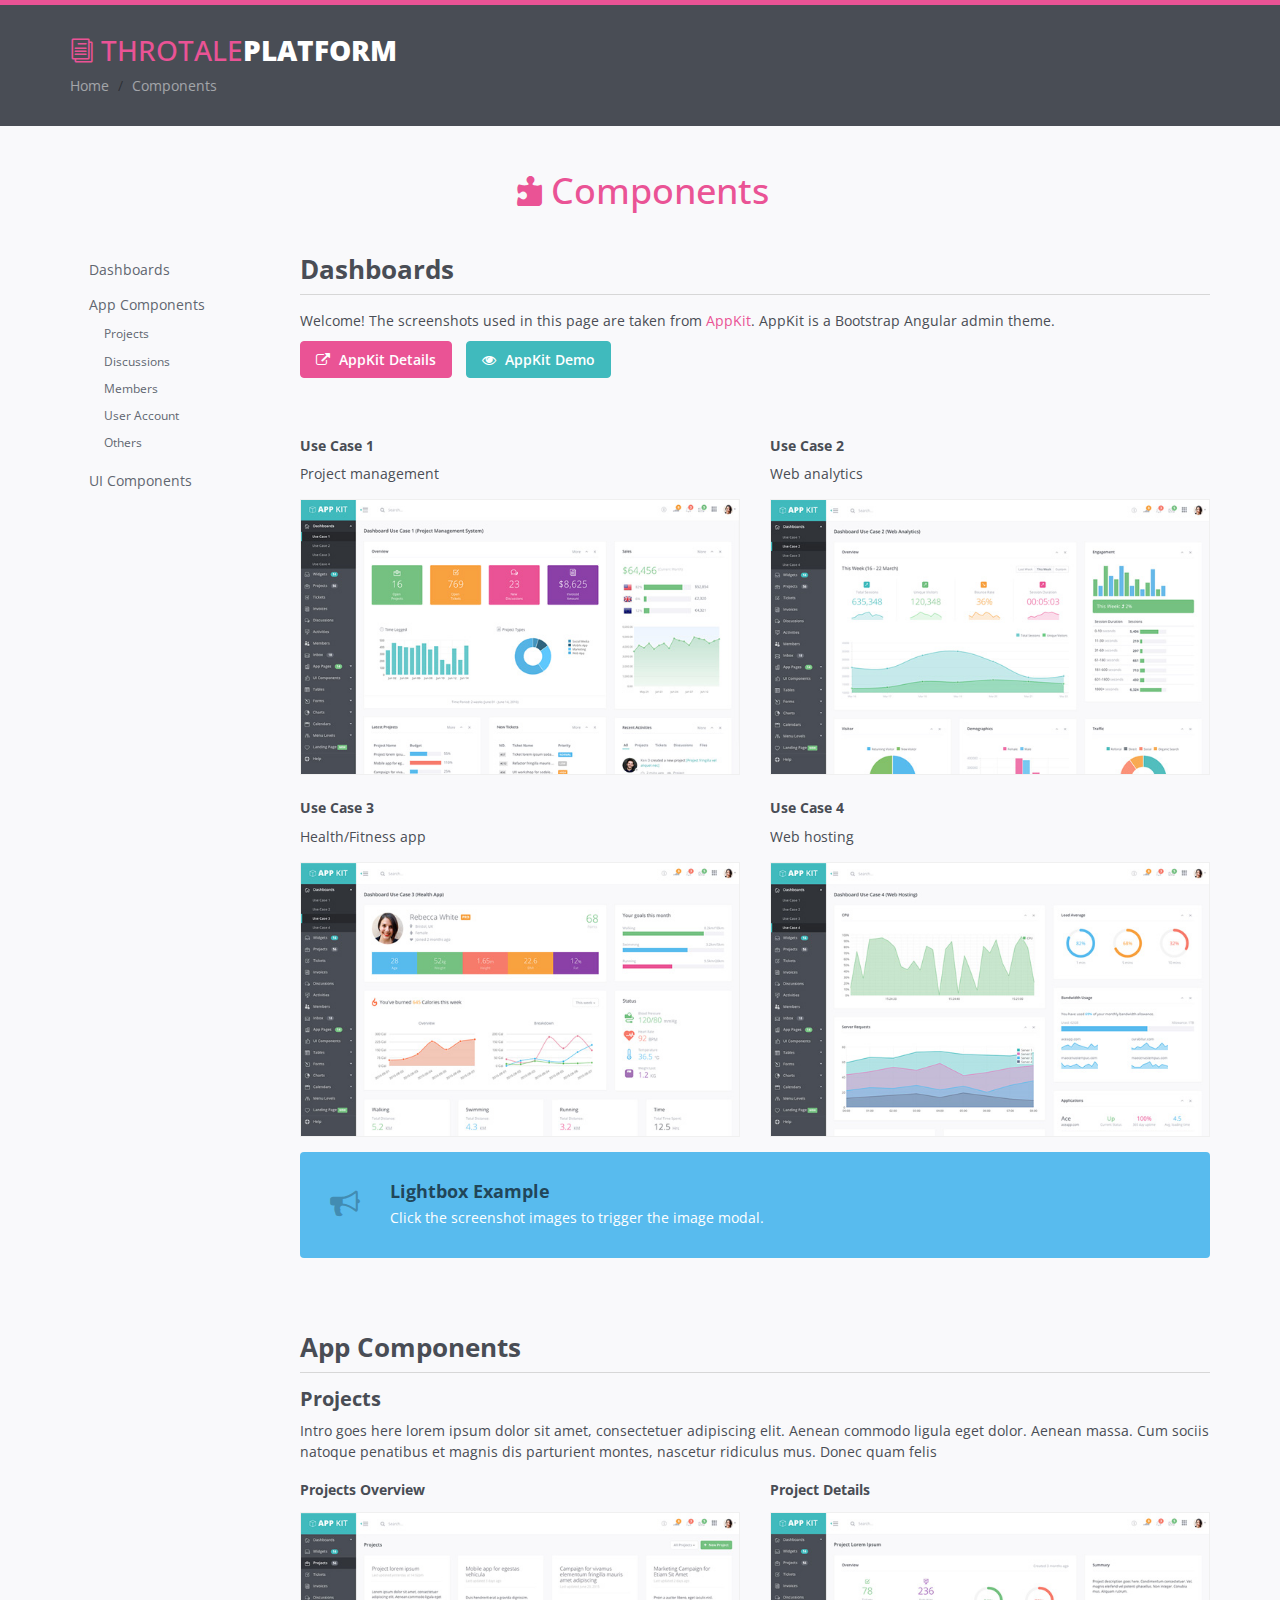
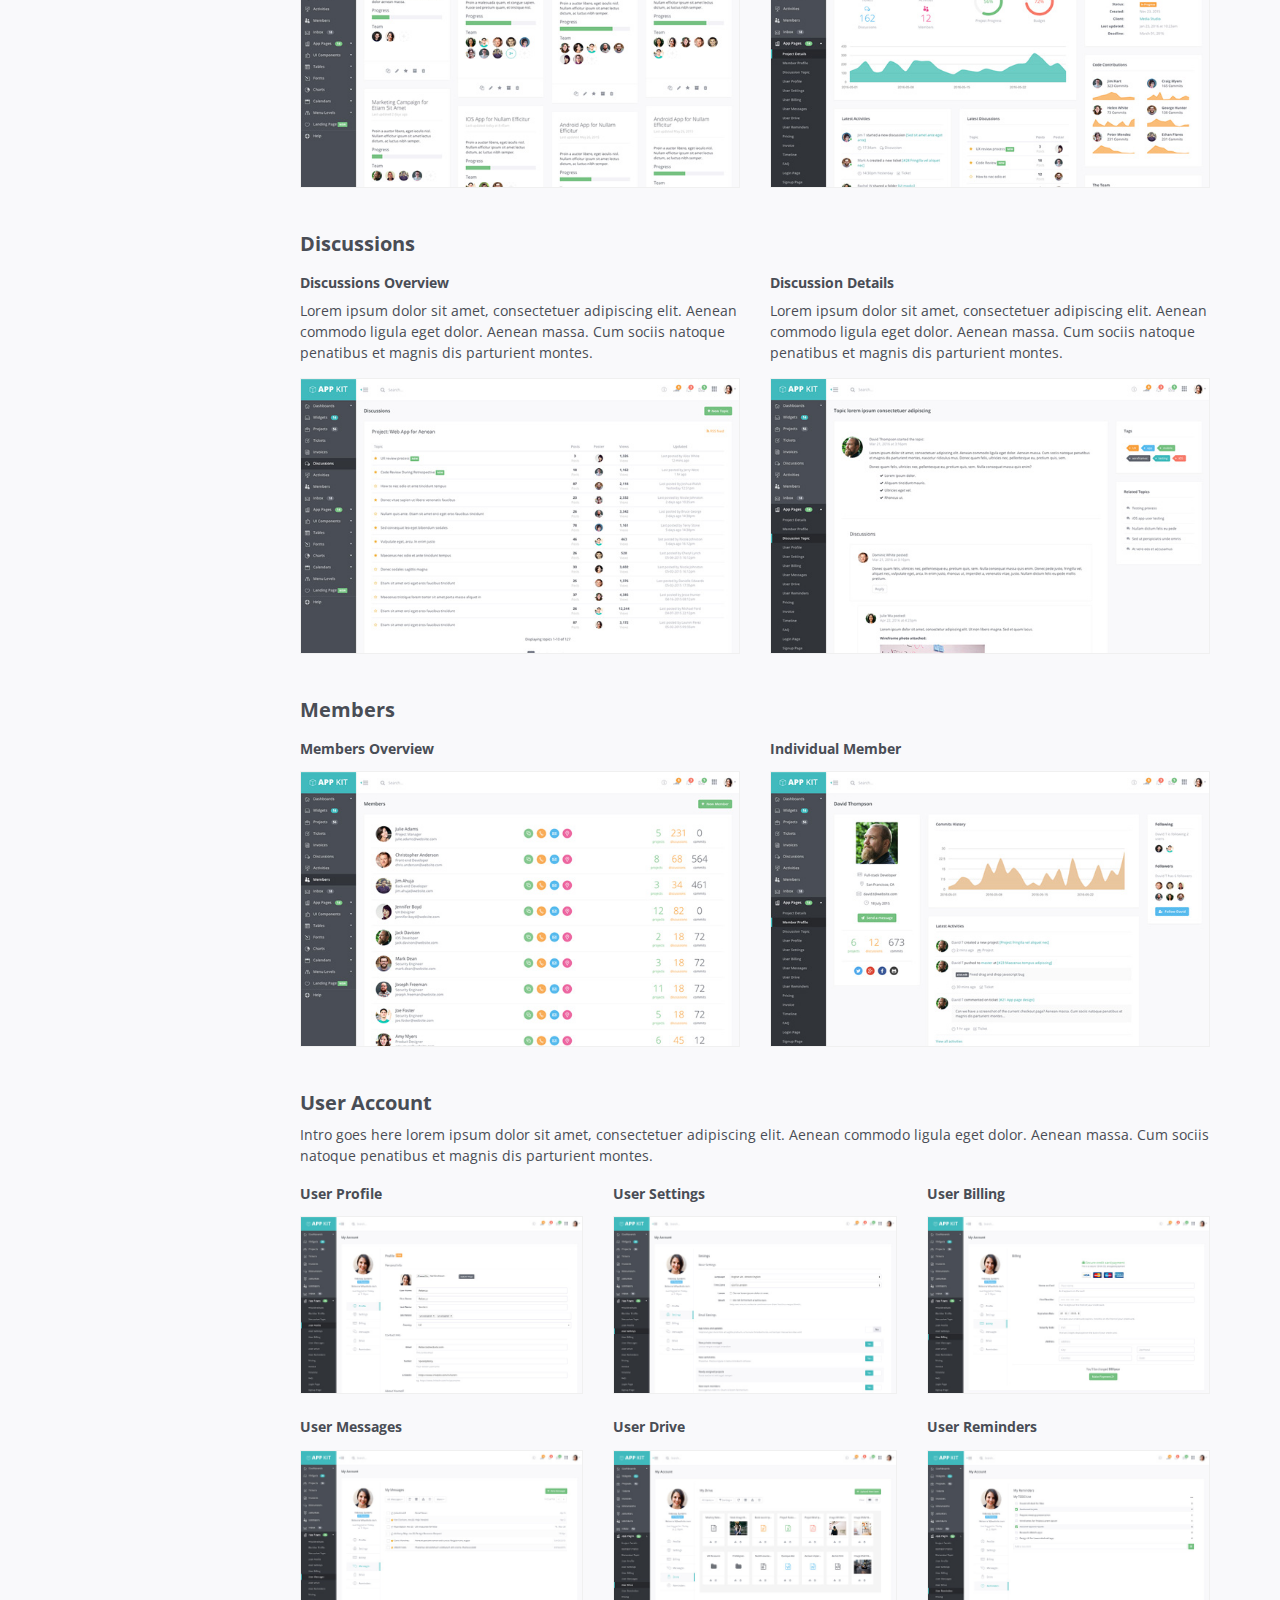
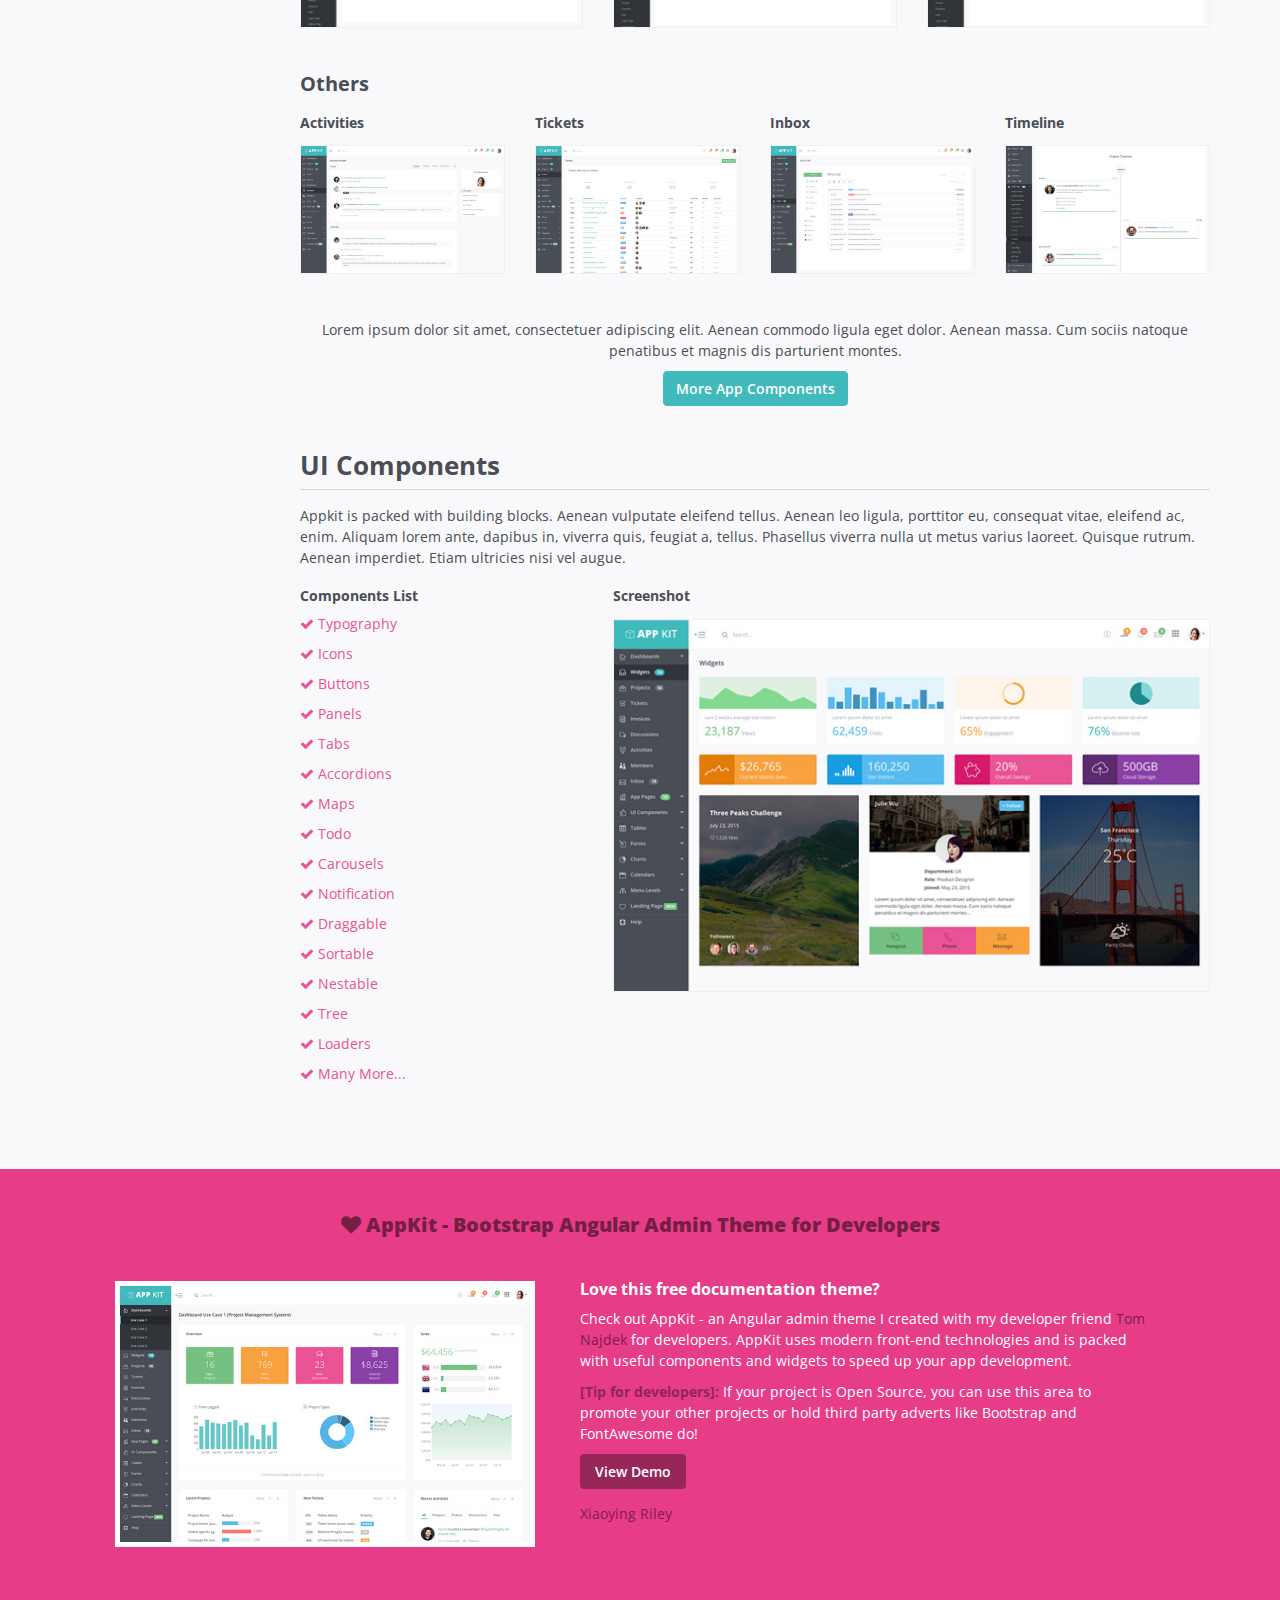
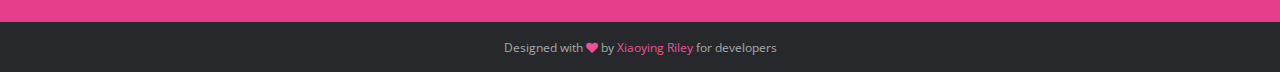
<file: components.html>
<!DOCTYPE html>
<!--[if IE 8]> <html lang="en" class="ie8"> <![endif]-->
<!--[if IE 9]> <html lang="en" class="ie9"> <![endif]-->
<!--[if !IE]><!--> <html lang="en"> <!--<![endif]-->
<head>
    <title>Responsive website template for documentations</title>
    <!-- Meta -->
    <meta charset="utf-8">
    <meta http-equiv="X-UA-Compatible" content="IE=edge">
    <meta name="viewport" content="width=device-width, initial-scale=1.0">
    <meta name="description" content="">
    <meta name="author" content="">
    <link rel="shortcut icon" href="favicon.ico">
    <link href='http://fonts.googleapis.com/css?family=Open+Sans:300italic,400italic,600italic,700italic,800italic,400,300,600,700,800' rel='stylesheet' type='text/css'>
    <!-- Global CSS -->
    <link rel="stylesheet" href="assets/plugins/bootstrap/css/bootstrap.min.css">
    <!-- Plugins CSS -->
    <link rel="stylesheet" href="assets/plugins/font-awesome/css/font-awesome.css">
    <link rel="stylesheet" href="assets/plugins/prism/prism.css">
    <link rel="stylesheet" href="assets/plugins/lightbox/dist/ekko-lightbox.min.css">
    <link rel="stylesheet" href="assets/plugins/elegant_font/css/style.css">

    <!-- Theme CSS -->
    <link id="theme-style" rel="stylesheet" href="assets/css/styles.css">
    <!-- HTML5 shim and Respond.js IE8 support of HTML5 elements and media queries -->
    <!--[if lt IE 9]>
      <script src="https://oss.maxcdn.com/html5shiv/3.7.2/html5shiv.min.js"></script>
      <script src="https://oss.maxcdn.com/respond/1.4.2/respond.min.js"></script>
    <![endif]-->

</head>

<body class="body-pink">
    <div class="page-wrapper">
        <!-- ******Header****** -->
        <header id="header" class="header">
            <div class="container">
                <div class="branding">
                    <h1 class="logo">
                        <a href="index.html">
                            <span aria-hidden="true" class="icon_documents_alt icon"></span>
                            <span class="text-highlight">Throtale</span><span class="text-bold">Platform</span>
                        </a>
                    </h1>
                </div><!--//branding-->
                <ol class="breadcrumb">
                    <li><a href="index.html">Home</a></li>
                    <li class="active">Components</li>
                </ol>
            </div><!--//container-->
        </header><!--//header-->
        <div class="doc-wrapper">
            <div class="container">
                <div id="doc-header" class="doc-header text-center">
                    <h1 class="doc-title"><span aria-hidden="true" class="icon icon_puzzle_alt"></span> Components</h1>
                  
                </div><!--//doc-header-->
                <div class="doc-body">
                    <div class="doc-content">
                        <div class="content-inner">
                            <section id="dashboards" class="doc-section">
                                <h2 class="section-title">Dashboards</h2>
                                <div class="section-block">
                                    <p>Welcome! The screenshots used in this page are taken from <a href="https://wrapbootstrap.com/theme/appkit-admin-theme-angularjs-WB051SCJ1?ref=3wm" target="_blank">AppKit</a>. AppKit is a Bootstrap Angular admin theme.</p>
                                    <ul class="list list-inline">
                                        <li><a class="btn btn-cta btn-pink" href="https://wrapbootstrap.com/theme/appkit-admin-theme-angularjs-WB051SCJ1?ref=3wm" target="_blank"><i class="fa fa-external-link"></i> AppKit Details</a></li>
                                        <li><a class="btn btn-cta btn-primary" href="https://wrapbootstrap.com/theme/appkit-admin-theme-angularjs-WB051SCJ1?ref=3wm" target="_blank"><i class="fa fa-eye"></i> AppKit Demo</a></li>
                                    </ul>

                                </div><!--//section-block-->
                                <div class="section-block">
                                    <div class="row">
                                        <div class="col-md-6 col-sm-12 col-sm-12">
                                            <h6>Use Case 1</h6>
                                            <p>Project management</p>
                                            <div class="screenshot-holder">
                                                <a href="assets/images/demo/appkit-dashboard-1.jpg" data-title="Dashboard - Project Management" data-toggle="lightbox"><img class="img-responsive" src="assets/images/demo/appkit-dashboard-1-thumb.jpg" alt="screenshot" /></a>
                                                <a class="mask" href="assets/images/demo/appkit-dashboard-1.jpg" data-title="Dashboard - Project Management" data-toggle="lightbox"><i class="icon fa fa-search-plus"></i></a>
                                            </div>
                                        </div>
                                         <div class="col-md-6 col-sm-12 col-sm-12">
                                            <h6>Use Case 2</h6>
                                            <p>Web analytics</p>
                                            <div class="screenshot-holder">
                                                <a href="assets/images/demo/appkit-dashboard-2.jpg" data-title="Dashboard - Web Analytics" data-toggle="lightbox"><img class="img-responsive" src="assets/images/demo/appkit-dashboard-2-thumb.jpg" alt="screenshot" /></a>
                                                <a class="mask" href="assets/images/demo/appkit-dashboard-2.jpg" data-title="Dashboard - Web Analytics" data-toggle="lightbox"><i class="icon fa fa-search-plus"></i></a>
                                            </div>
                                        </div>
                                        <div class="clearfix"></div>
                                         <div class="col-md-6 col-sm-12 col-sm-12">
                                            <h6>Use Case 3</h6>
                                            <p>Health/Fitness app</p>
                                            <div class="screenshot-holder">
                                                <a href="assets/images/demo/appkit-dashboard-3.jpg" data-title="Dashboard - Health/Fitness" data-toggle="lightbox"><img class="img-responsive" src="assets/images/demo/appkit-dashboard-3-thumb.jpg" alt="screenshot" /></a>
                                                <a class="mask" href="assets/images/demo/appkit-dashboard-3.jpg" data-title="Dashboard - Health/Fitness" data-toggle="lightbox"><i class="icon fa fa-search-plus"></i></a>
                                            </div>
                                        </div>
                                         <div class="col-md-6 col-sm-12 col-sm-12">
                                            <h6>Use Case 4</h6>
                                            <p>Web hosting</p>
                                            <div class="screenshot-holder">
                                                <a href="assets/images/demo/appkit-dashboard-4.jpg" data-title="Dashboard - Web Hosting" data-toggle="lightbox"><img class="img-responsive" src="assets/images/demo/appkit-dashboard-4-thumb.jpg" alt="screenshot" /></a>
                                                <a class="mask" href="assets/images/demo/appkit-dashboard-4.jpg" data-title="Dashboard - Web Hosting" data-toggle="lightbox"><i class="icon fa fa-search-plus"></i></a>
                                            </div>
                                        </div>
                                    </div><!--//row-->
                                    <div class="callout-block callout-info">
                                        <div class="icon-holder">
                                            <i class="fa fa-bullhorn"></i>
                                        </div><!--//icon-holder-->
                                        <div class="content">
                                            <h4 class="callout-title">Lightbox Example</h4>
                                            <p>Click the screenshot images to trigger the image modal.</p>
                                        </div><!--//content-->
                                    </div><!--//callout-->
                                </div><!--//section-block-->

                            </section><!--//doc-section-->

                            <section id="app-components" class="doc-section">
                                <h2 class="section-title">App Components</h2>
                                <div id="projects" class="section-block">
                                    <h3 class="block-title">Projects</h3>
                                    <p>Intro goes here lorem ipsum dolor sit amet, consectetuer adipiscing elit. Aenean commodo ligula eget dolor. Aenean massa. Cum sociis natoque penatibus et magnis dis parturient montes, nascetur ridiculus mus. Donec quam felis</p>
                                    <div class="row">
                                        <div class="col-md-6 col-sm-6 col-xs-12">
                                            <h6>Projects Overview</h6>
                                            <div class="screenshot-holder">
                                                <a href="assets/images/demo/appkit-projects.jpg" data-title="Project Overview" data-toggle="lightbox"><img class="img-responsive" src="assets/images/demo/appkit-projects-thumb.jpg" alt="screenshot" /></a>
                                                <a class="mask" href="assets/images/demo/appkit-projects.jpg" data-title="Project Overview" data-toggle="lightbox"><i class="icon fa fa-search-plus"></i></a>
                                            </div>
                                        </div>
                                        <div class="col-md-6 col-sm-6 col-xs-12">
                                            <h6>Project Details</h6>
                                            <div class="screenshot-holder">
                                                <a href="assets/images/demo/appkit-project.jpg" data-title="Project Details" data-toggle="lightbox"><img class="img-responsive" src="assets/images/demo/appkit-project-thumb.jpg" alt="screenshot" /></a>
                                                <a class="mask" href="assets/images/demo/appkit-project.jpg" data-title="Project Details" data-toggle="lightbox"><i class="icon fa fa-search-plus"></i></a>
                                            </div>
                                        </div>
                                    </div><!--//row-->
                                </div><!--//section-block-->
                                <div id="discussions" class="section-block">
                                    <h3 class="block-title">Discussions</h3>
                                    <div class="row">
                                        <div class="col-md-6 col-sm-6 col-xs-12">
                                            <h6>Discussions Overview</h6>
                                            <p>Lorem ipsum dolor sit amet, consectetuer adipiscing elit. Aenean commodo ligula eget dolor. Aenean massa. Cum sociis natoque penatibus et magnis dis parturient montes.</p>
                                            <div class="screenshot-holder">
                                                <a href="assets/images/demo/appkit-discussions.jpg" data-title="Discussion Overview" data-toggle="lightbox"><img class="img-responsive" src="assets/images/demo/appkit-discussions-thumb.jpg" alt="screenshot" /></a>
                                                <a class="mask" href="assets/images/demo/appkit-discussions.jpg" data-title="Discussion Overview" data-toggle="lightbox"><i class="icon fa fa-search-plus"></i></a>
                                            </div>
                                        </div>
                                        <div class="col-md-6 col-sm-6 col-xs-12">
                                            <h6>Discussion Details</h6>
                                            <p>Lorem ipsum dolor sit amet, consectetuer adipiscing elit. Aenean commodo ligula eget dolor. Aenean massa. Cum sociis natoque penatibus et magnis dis parturient montes.</p>
                                            <div class="screenshot-holder">
                                                <a href="assets/images/demo/appkit-discussion.jpg" data-title="Discussion Details" data-toggle="lightbox"><img class="img-responsive" src="assets/images/demo/appkit-discussion-thumb.jpg" alt="screenshot" /></a>
                                                <a class="mask" href="assets/images/demo/appkit-discussion.jpg" data-title="Discussion Details" data-toggle="lightbox"><i class="icon fa fa-search-plus"></i></a>
                                            </div>
                                        </div>
                                    </div><!--//row-->
                                </div><!--//section-block-->

                                <div id="members" class="section-block">
                                    <h3 class="block-title">Members</h3>
                                    <div class="row">
                                        <div class="col-md-6 col-sm-6 col-xs-12">
                                            <h6>Members Overview</h6>
                                            <div class="screenshot-holder">
                                                <a href="assets/images/demo/appkit-members.jpg" data-toggle="lightbox"><img class="img-responsive" src="assets/images/demo/appkit-members-thumb.jpg" alt="screenshot" /></a>
                                                <a class="mask" href="assets/images/demo/appkit-members.jpg" data-toggle="lightbox"><i class="icon fa fa-search-plus"></i></a>
                                            </div>
                                        </div>
                                        <div class="col-md-6 col-sm-6 col-xs-12">
                                            <h6>Individual Member</h6>
                                            <div class="screenshot-holder">
                                                <a href="assets/images/demo/appkit-member.jpg" data-toggle="lightbox"><img class="img-responsive" src="assets/images/demo/appkit-member-thumb.jpg" alt="screenshot" /></a>
                                                <a class="mask" href="assets/images/demo/appkit-member.jpg" data-toggle="lightbox"><i class="icon fa fa-search-plus"></i></a>
                                            </div>
                                        </div>
                                    </div><!--//row-->
                                </div><!--//section-block-->

                                <div id="account" class="section-block">
                                    <h3 class="block-title">User Account</h3>
                                    <p>Intro goes here lorem ipsum dolor sit amet, consectetuer adipiscing elit. Aenean commodo ligula eget dolor. Aenean massa. Cum sociis natoque penatibus et magnis dis parturient montes.</p>
                                    <div class="row">
                                        <div class="col-md-4 col-sm-4 col-xs-6">
                                            <h6>User Profile</h6>
                                            <div class="screenshot-holder">
                                                <a href="assets/images/demo/appkit-account-profile.jpg" data-toggle="lightbox"><img class="img-responsive" src="assets/images/demo/appkit-account-profile-thumb.jpg" alt="screenshot" /></a>
                                                <a class="mask" href="assets/images/demo/appkit-account-profile.jpg" data-toggle="lightbox"><i class="icon fa fa-search-plus"></i></a>
                                            </div>
                                        </div>
                                        <div class="col-md-4 col-sm-4 col-xs-6">
                                            <h6>User Settings</h6>
                                            <div class="screenshot-holder">
                                                <a href="assets/images/demo/appkit-account-settings.jpg" data-toggle="lightbox"><img class="img-responsive" src="assets/images/demo/appkit-account-settings-thumb.jpg" alt="screenshot" /></a>
                                                <a class="mask" href="assets/images/demo/appkit-account-settings.jpg" data-toggle="lightbox"><i class="icon fa fa-search-plus"></i></a>
                                            </div>
                                        </div>
                                        <div class="col-md-4 col-sm-4 col-xs-6">
                                            <h6>User Billing</h6>
                                            <div class="screenshot-holder">
                                                <a href="assets/images/demo/appkit-account-billing.jpg" data-toggle="lightbox"><img class="img-responsive" src="assets/images/demo/appkit-account-billing-thumb.jpg" alt="screenshot" /></a>
                                                <a class="mask" href="assets/images/demo/appkit-account-billing.jpg" data-toggle="lightbox"><i class="icon fa fa-search-plus"></i></a>
                                            </div>
                                        </div>
                                        <div class="col-md-4 col-sm-4 col-xs-6">
                                            <h6>User Messages</h6>
                                            <div class="screenshot-holder">
                                                <a href="assets/images/demo/appkit-account-messages.jpg" data-toggle="lightbox"><img class="img-responsive" src="assets/images/demo/appkit-account-messages-thumb.jpg" alt="screenshot" /></a>
                                                <a class="mask" href="assets/images/demo/appkit-account-messages.jpg" data-toggle="lightbox"><i class="icon fa fa-search-plus"></i></a>
                                            </div>
                                        </div>
                                        <div class="col-md-4 col-sm-4 col-xs-6">
                                            <h6>User Drive</h6>
                                            <div class="screenshot-holder">
                                                <a href="assets/images/demo/appkit-account-drive.jpg" data-toggle="lightbox"><img class="img-responsive" src="assets/images/demo/appkit-account-drive-thumb.jpg" alt="screenshot" /></a>
                                                <a class="mask" href="assets/images/demo/appkit-account-drive.jpg" data-toggle="lightbox"><i class="icon fa fa-search-plus"></i></a>
                                            </div>
                                        </div>
                                        <div class="col-md-4 col-sm-4 col-xs-6">
                                            <h6>User Reminders</h6>
                                            <div class="screenshot-holder">
                                                <a href="assets/images/demo/appkit-account-reminders.jpg" data-toggle="lightbox"><img class="img-responsive" src="assets/images/demo/appkit-account-reminders-thumb.jpg" alt="screenshot" /></a>
                                                <a class="mask" href="assets/images/demo/appkit-account-reminders.jpg" data-toggle="lightbox"><i class="icon fa fa-search-plus"></i></a>
                                            </div>
                                        </div>
                                    </div><!--//row-->
                                </div><!--//section-block-->

                                 <div id="others" class="section-block">
                                    <h3 class="block-title">Others</h3>
                                    <div class="row">
                                        <div class="col-md-3 col-sm-3 col-xs-6">
                                            <h6>Activities</h6>
                                            <div class="screenshot-holder">
                                                <a href="assets/images/demo/appkit-activities.jpg" data-toggle="lightbox"><img class="img-responsive" src="assets/images/demo/appkit-activities-thumb.jpg" alt="screenshot" /></a>
                                                <a class="mask" href="assets/images/demo/appkit-activities.jpg" data-toggle="lightbox"><i class="icon fa fa-search-plus"></i></a>
                                            </div>
                                        </div>
                                        <div class="col-md-3 col-sm-3 col-xs-6">
                                            <h6>Tickets</h6>
                                            <div class="screenshot-holder">
                                                <a href="assets/images/demo/appkit-tickets.jpg" data-toggle="lightbox"><img class="img-responsive" src="assets/images/demo/appkit-tickets-thumb.jpg" alt="screenshot" /></a>
                                                <a class="mask" href="assets/images/demo/appkit-tickets.jpg" data-toggle="lightbox"><i class="icon fa fa-search-plus"></i></a>
                                            </div>
                                        </div>
                                        <div class="col-md-3 col-sm-3 col-xs-6">
                                            <h6>Inbox</h6>
                                            <div class="screenshot-holder">
                                                <a href="assets/images/demo/appkit-inbox.jpg" data-toggle="lightbox"><img class="img-responsive" src="assets/images/demo/appkit-inbox-thumb.jpg" alt="screenshot" /></a>
                                                <a class="mask" href="assets/images/demo/appkit-inbox.jpg" data-toggle="lightbox"><i class="icon fa fa-search-plus"></i></a>
                                            </div>
                                        </div>
                                        <div class="col-md-3 col-sm-3 col-xs-6">
                                            <h6>Timeline</h6>
                                            <div class="screenshot-holder">
                                                <a href="assets/images/demo/appkit-timeline.jpg" data-toggle="lightbox"><img class="img-responsive" src="assets/images/demo/appkit-timeline-thumb.jpg" alt="screenshot" /></a>
                                                <a class="mask" href="assets/images/demo/appkit-timeline.jpg" data-toggle="lightbox"><i class="icon fa fa-search-plus"></i></a>
                                            </div>
                                        </div>
                                    </div><!--//row-->
                                </div><!--//section-block-->
                                <div class="section-block">
                                    <p class="text-center">Lorem ipsum dolor sit amet, consectetuer adipiscing elit. Aenean commodo ligula eget dolor. Aenean massa. Cum sociis natoque penatibus et magnis dis parturient montes.</p>
                                    <div class="center-block text-center">
                                         <a class="btn btn-primary" href="https://wrapbootstrap.com/theme/appkit-admin-theme-angularjs-WB051SCJ1?ref=3wm" target="_blank">More App Components</a>
                                    </div>
                                </div><!--//section-block-->
                            </section><!--//doc-section-->
                            <section id="ui-components" class="doc-section">
                                <h2 class="section-title">UI Components</h2>
                                <div class="section-block">
                                    <p>Appkit is packed with building blocks. Aenean vulputate eleifend tellus. Aenean leo ligula, porttitor eu, consequat vitae, eleifend ac, enim. Aliquam lorem ante, dapibus in, viverra quis, feugiat a, tellus. Phasellus viverra nulla ut metus varius laoreet. Quisque rutrum. Aenean imperdiet. Etiam ultricies nisi vel augue. </p>
                                    <div class="row">
                                        <div class="col-md-4 col-sm-5 col-xs-12">
                                            <h6>Components List</h6>
                                            <ul class="list list-unstyled">
                                                <li><a href="https://wrapbootstrap.com/theme/appkit-admin-theme-angularjs-WB051SCJ1?ref=3wm" target="_blank"><i class="fa fa-check"></i> Typography</a></li>
                                                <li><a href="https://wrapbootstrap.com/theme/appkit-admin-theme-angularjs-WB051SCJ1?ref=3wm" target="_blank"><i class="fa fa-check"></i> Icons</a></li>
                                                <li><a href="https://wrapbootstrap.com/theme/appkit-admin-theme-angularjs-WB051SCJ1?ref=3wm" target="_blank"><i class="fa fa-check"></i> Buttons</a></li>
                                                <li><a href="https://wrapbootstrap.com/theme/appkit-admin-theme-angularjs-WB051SCJ1?ref=3wm" target="_blank"><i class="fa fa-check"></i> Panels</a></li>
                                                <li><a href="https://wrapbootstrap.com/theme/appkit-admin-theme-angularjs-WB051SCJ1?ref=3wm" target="_blank"><i class="fa fa-check"></i> Tabs</a></li>
                                                <li><a href="https://wrapbootstrap.com/theme/appkit-admin-theme-angularjs-WB051SCJ1?ref=3wm" target="_blank"><i class="fa fa-check"></i> Accordions</a></li>
                                                <li><a href="https://wrapbootstrap.com/theme/appkit-admin-theme-angularjs-WB051SCJ1?ref=3wm" target="_blank"><i class="fa fa-check"></i> Maps</a></li>
                                                <li><a href="https://wrapbootstrap.com/theme/appkit-admin-theme-angularjs-WB051SCJ1?ref=3wm" target="_blank"><i class="fa fa-check"></i> Todo</a></li>
                                                <li><a href="https://wrapbootstrap.com/theme/appkit-admin-theme-angularjs-WB051SCJ1?ref=3wm" target="_blank"><i class="fa fa-check"></i> Carousels</a></li>
                                                <li><a href="https://wrapbootstrap.com/theme/appkit-admin-theme-angularjs-WB051SCJ1?ref=3wm" target="_blank"><i class="fa fa-check"></i> Notification</a></li>
                                                <li><a href="https://wrapbootstrap.com/theme/appkit-admin-theme-angularjs-WB051SCJ1?ref=3wm" target="_blank"><i class="fa fa-check"></i> Draggable</a></li>
                                                <li><a href="https://wrapbootstrap.com/theme/appkit-admin-theme-angularjs-WB051SCJ1?ref=3wm" target="_blank"><i class="fa fa-check"></i> Sortable</a></li>
                                                <li><a href="https://wrapbootstrap.com/theme/appkit-admin-theme-angularjs-WB051SCJ1?ref=3wm" target="_blank"><i class="fa fa-check"></i> Nestable</a></li>
                                                <li><a href="https://wrapbootstrap.com/theme/appkit-admin-theme-angularjs-WB051SCJ1?ref=3wm" target="_blank"><i class="fa fa-check"></i> Tree</a></li>
                                                <li><a href="https://wrapbootstrap.com/theme/appkit-admin-theme-angularjs-WB051SCJ1?ref=3wm" target="_blank"><i class="fa fa-check"></i> Loaders</a></li>
                                                <li><a href="https://wrapbootstrap.com/theme/appkit-admin-theme-angularjs-WB051SCJ1?ref=3wm" target="_blank"><i class="fa fa-check"></i> Many More...</a></li>
                                            </ul>
                                        </div>
                                        <div class="col-md-8 col-sm-5 col-xs-12">
                                            <h6>Screenshot</h6>
                                            <div class="screenshot-holder">
                                                <a href="https://wrapbootstrap.com/theme/appkit-admin-theme-angularjs-WB051SCJ1?ref=3wm" target="_blank"><img class="img-responsive" src="assets/images/demo/appkit-widgets-thumb.jpg" alt="screenshot" /></a>
                                                <a class="mask" href="https://wrapbootstrap.com/theme/appkit-admin-theme-angularjs-WB051SCJ1?ref=3wm" target="_blank"><i class="icon fa fa-link"></i></a>
                                                </div>
                                        </div>
                                    </div><!--//row-->
                                </div><!--//section-block-->
                            </section><!--//doc-section-->

                        </div><!--//content-inner-->
                    </div><!--//doc-content-->
                    <div class="doc-sidebar">
                        <nav id="doc-nav">
                            <ul id="doc-menu" class="nav doc-menu hidden-xs" data-spy="affix">
                                <li><a class="scrollto" href="#dashboards">Dashboards</a></li>
                                <li>
                                    <a class="scrollto" href="#app-components">App Components</a>
                                    <ul class="nav doc-sub-menu">
                                        <li><a class="scrollto" href="#projects">Projects</a></li>
                                        <li><a class="scrollto" href="#discussions">Discussions</a></li>
                                        <li><a class="scrollto" href="#members">Members</a></li>
                                        <li><a class="scrollto" href="#account">User Account</a></li>
                                        <li><a class="scrollto" href="#others">Others</a></li>
                                    </ul><!--//nav-->
                                </li>
                                <li><a class="scrollto" href="#ui-components">UI Components</a></li>
                            </ul><!--//doc-menu-->
                        </nav>
                    </div><!--//doc-sidebar-->
                </div><!--//doc-body-->
            </div><!--//container-->
        </div><!--//doc-wrapper-->

        <div id="promo-block" class="promo-block promo-block-2">
            <div class="container">
                <div class="promo-block-inner">
                    <h3 class="promo-title text-center"><i class="fa fa-heart"></i> <a href="https://wrapbootstrap.com/theme/appkit-admin-theme-angularjs-WB051SCJ1?ref=3wm" target="_blank">AppKit - Bootstrap Angular Admin Theme for Developers</a></h3>
                    <div class="row">
                        <div class="figure-holder col-md-5 col-sm-6 col-xs-12">
                            <div class="figure-holder-inner">
                                <a href="https://wrapbootstrap.com/theme/appkit-admin-theme-angularjs-WB051SCJ1?ref=3wm" target="_blank"><img class="img-responsive" src="assets/images/demo/appkit-dashboard-1-thumb.jpg" alt="AppKit Theme" /></a>
                                <a class="mask" href="https://wrapbootstrap.com/theme/appkit-admin-theme-angularjs-WB051SCJ1?ref=3wm" target="_blank"><i class="icon fa fa-heart pink"></i></a>
                            </div>
                        </div><!--//figure-holder-->
                        <div class="content-holder col-md-7 col-sm-6 col-xs-12">
                            <div class="content-holder-inner">
                                <div class="desc">
                                    <h4 class="content-title"><strong>Love this free documentation theme?</strong></h4>
                                    <p>Check out AppKit - an Angular admin theme I created with my developer friend <a href="https://twitter.com/tnajdek">Tom Najdek</a> for developers. AppKit uses modern front-end technologies and is packed with useful components and widgets to speed up your app development.</p>
                                    <p><strong class="highlight">[Tip for developers]:</strong> If your project is Open Source, you can use this area to promote your other projects or hold third party adverts like Bootstrap and FontAwesome do!</p>
                                    <a class="btn btn-cta" href="https://wrapbootstrap.com/theme/appkit-admin-theme-angularjs-WB051SCJ1?ref=3wm" target="_blank">View Demo</a>
                                </div><!--//desc-->
                                <div class="author"><a href="http://themes.3rdwavemedia.com">Xiaoying Riley</a></div>
                            </div><!--//content-holder-inner-->
                        </div><!--//content-holder-->
                    </div><!--//row-->
                </div><!--//promo-block-inner-->
            </div><!--//container-->
        </div><!--//promo-block-->

    </div><!--//page-wrapper-->

    <footer id="footer" class="footer text-center">
        <div class="container">
            <!--/* This template is released under the Creative Commons Attribution 3.0 License. Please keep the attribution link below when using for your own project. Thank you for your support. :) If you'd like to use the template without the attribution, you can check out other license options via our website: themes.3rdwavemedia.com */-->
            <small class="copyright">Designed with <i class="fa fa-heart"></i> by <a href="http://themes.3rdwavemedia.com/" target="_blank">Xiaoying Riley</a> for developers</small>

        </div><!--//container-->
    </footer><!--//footer-->


    <!-- Main Javascript -->
    <script type="text/javascript" src="assets/plugins/jquery-1.12.3.min.js"></script>
    <script type="text/javascript" src="assets/plugins/bootstrap/js/bootstrap.min.js"></script>
    <script type="text/javascript" src="assets/plugins/prism/prism.js"></script>
    <script type="text/javascript" src="assets/plugins/jquery-scrollTo/jquery.scrollTo.min.js"></script>
    <script type="text/javascript" src="assets/plugins/lightbox/dist/ekko-lightbox.min.js"></script>
    <script type="text/javascript" src="assets/plugins/jquery-match-height/jquery.matchHeight-min.js"></script>
    <script type="text/javascript" src="assets/js/main.js"></script>

</body>
</html>
</file>
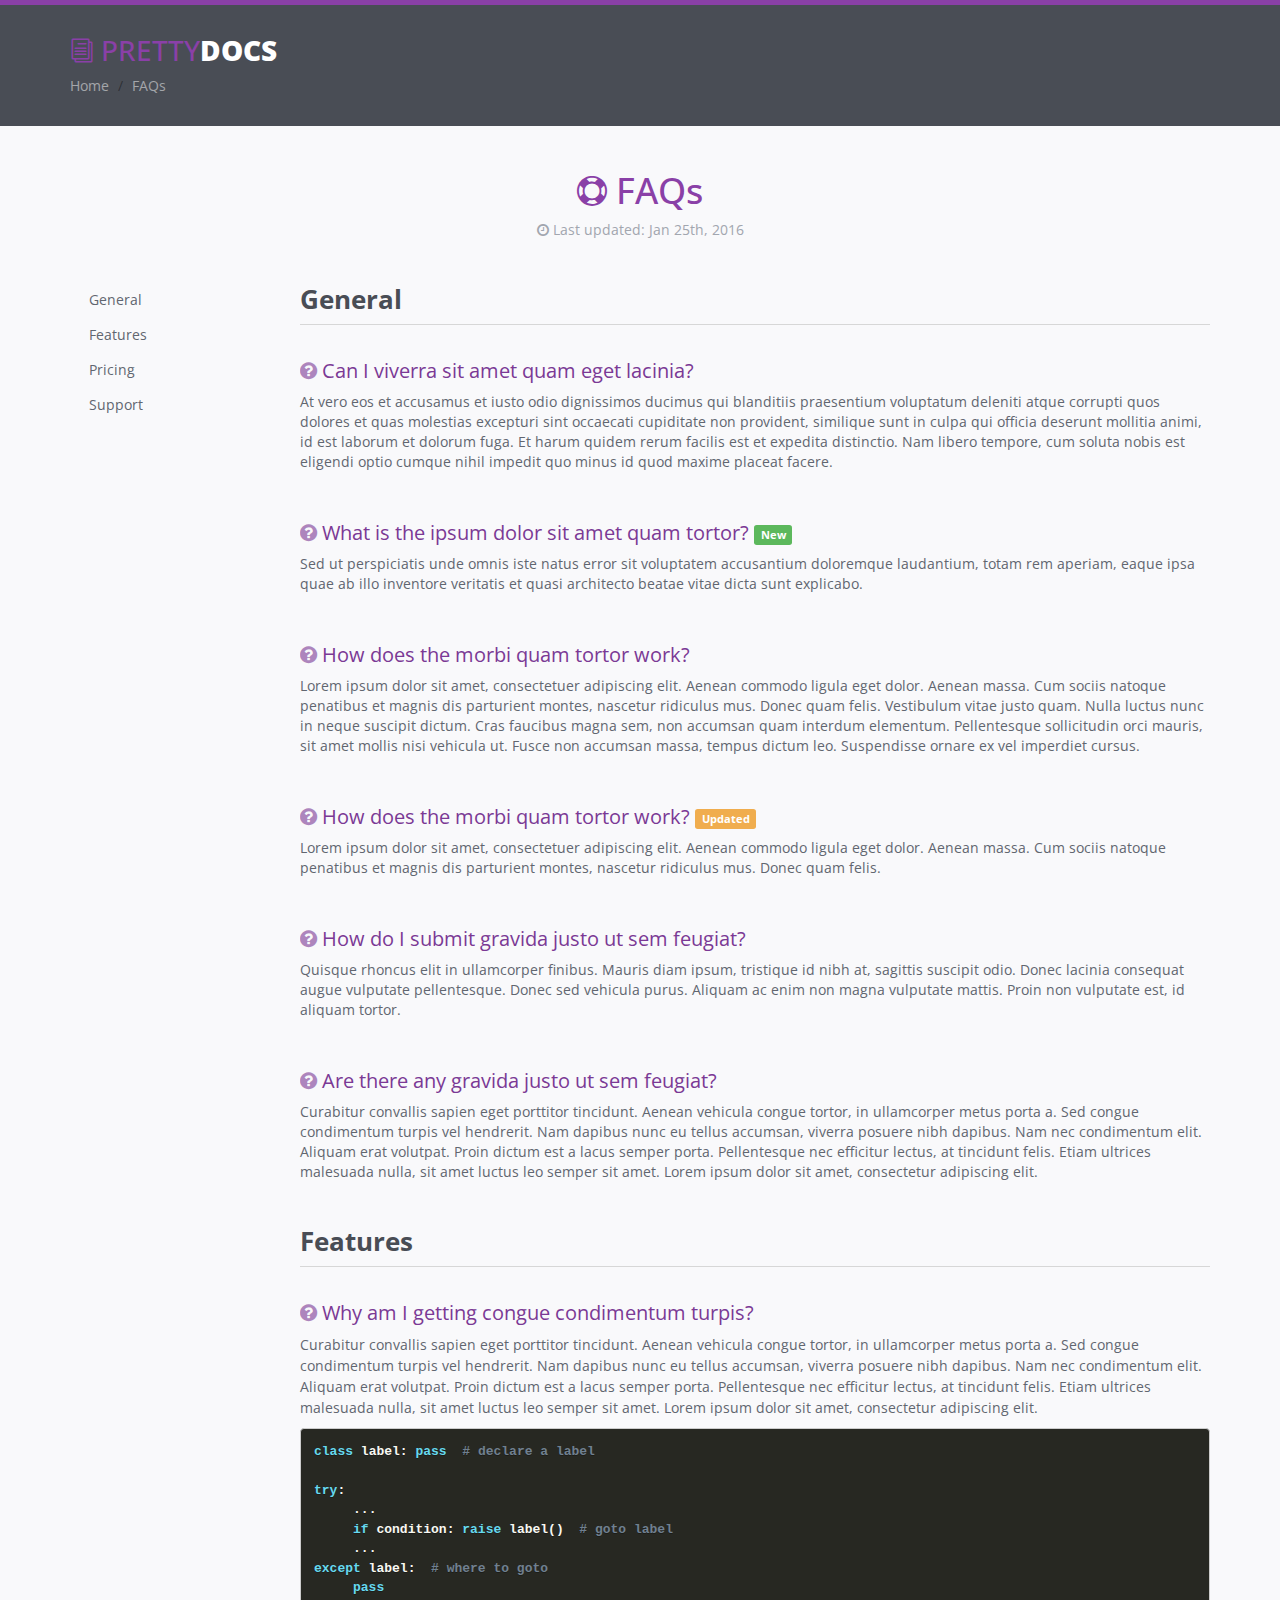
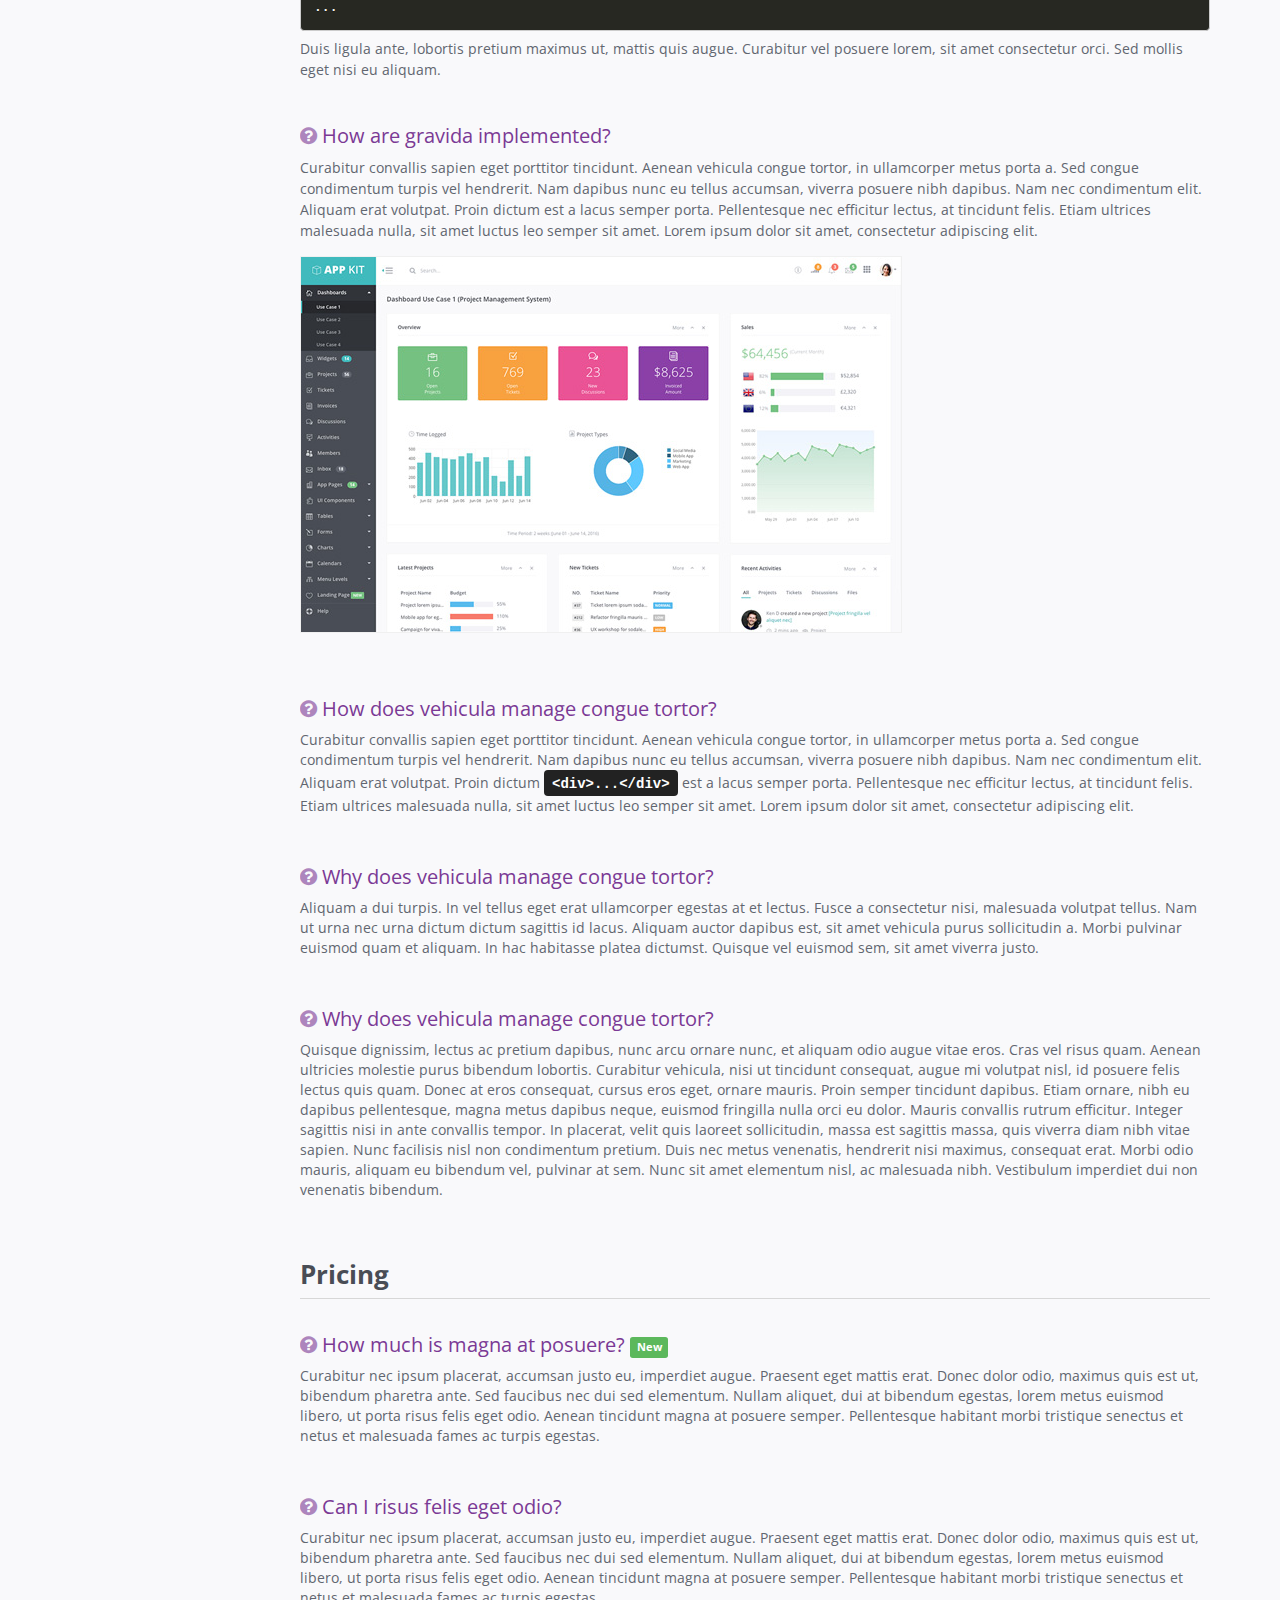
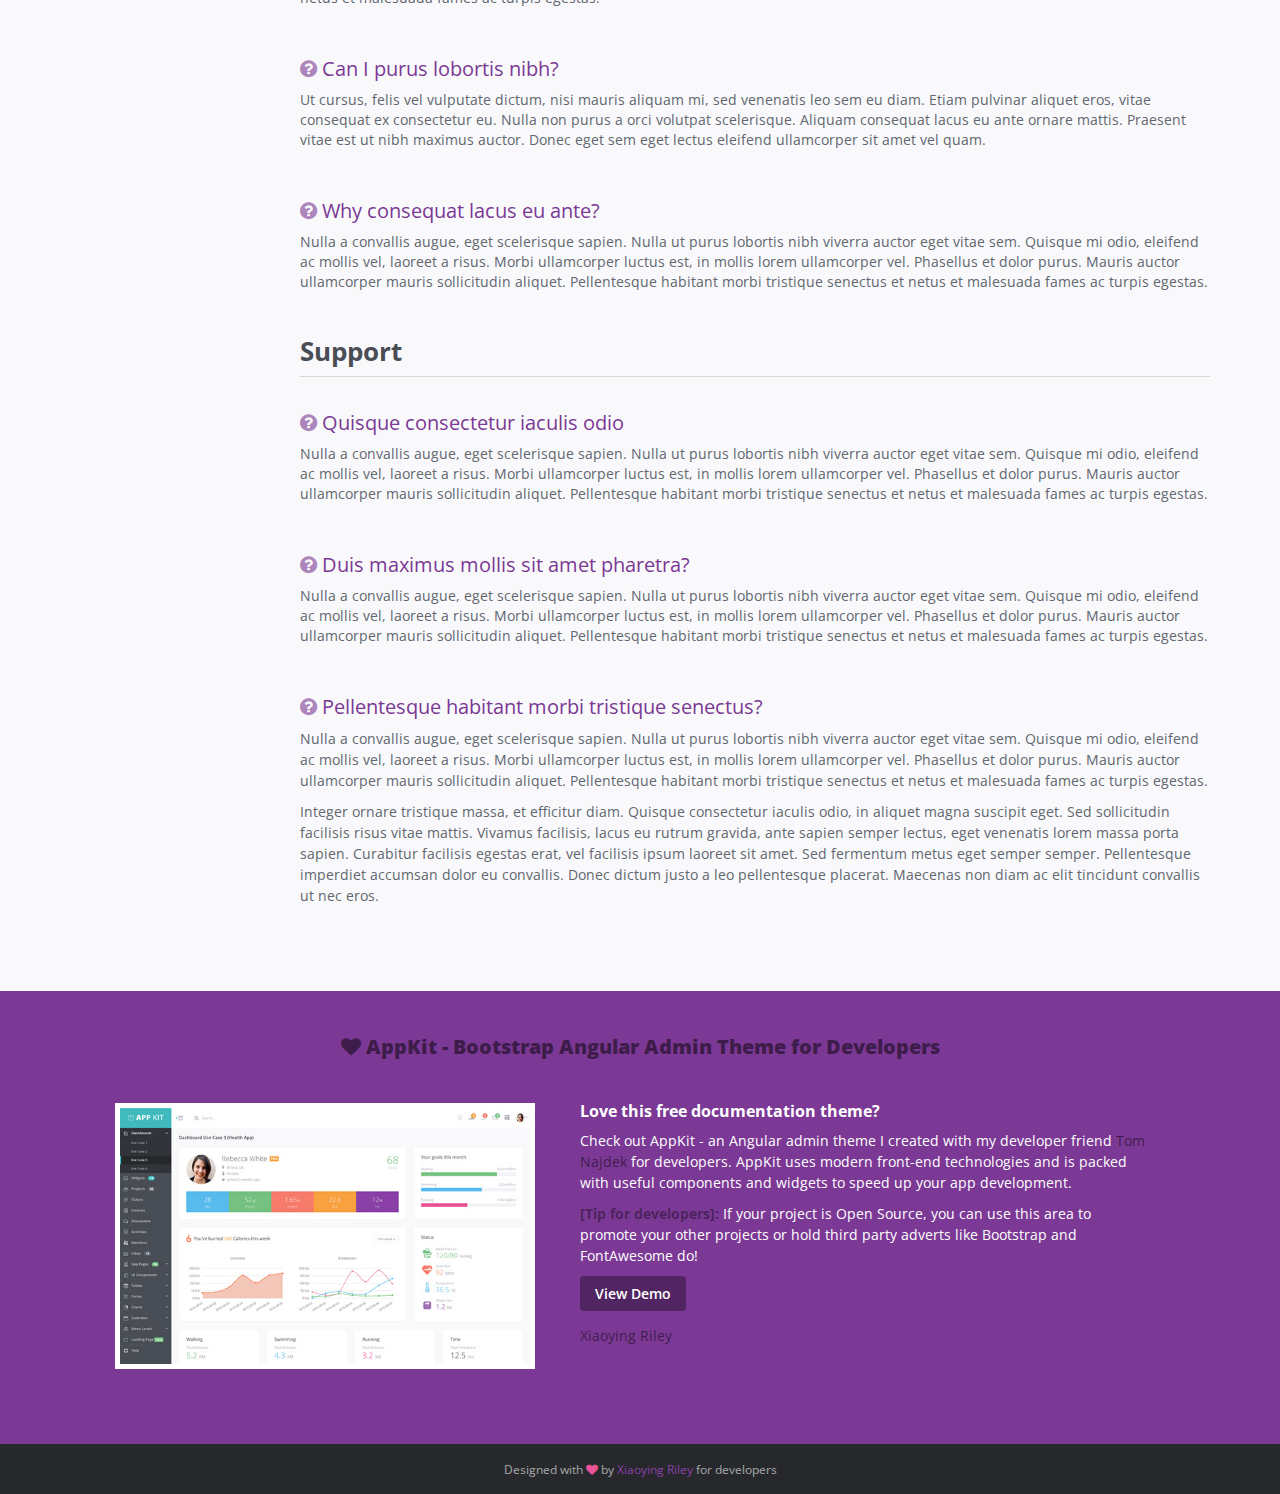
<file: faqs.html>
<!DOCTYPE html>
<!--[if IE 8]> <html lang="en" class="ie8"> <![endif]-->  
<!--[if IE 9]> <html lang="en" class="ie9"> <![endif]-->  
<!--[if !IE]><!--> <html lang="en"> <!--<![endif]-->  
<head>
    <title>Responsive website template for documentations</title>
    <!-- Meta -->
    <meta charset="utf-8">
    <meta http-equiv="X-UA-Compatible" content="IE=edge">
    <meta name="viewport" content="width=device-width, initial-scale=1.0">
    <meta name="description" content="">
    <meta name="author" content="">    
    <link rel="shortcut icon" href="favicon.ico">  
    <link href='http://fonts.googleapis.com/css?family=Open+Sans:300italic,400italic,600italic,700italic,800italic,400,300,600,700,800' rel='stylesheet' type='text/css'>
    <!-- Global CSS -->
    <link rel="stylesheet" href="assets/plugins/bootstrap/css/bootstrap.min.css">   
    <!-- Plugins CSS -->    
    <link rel="stylesheet" href="assets/plugins/font-awesome/css/font-awesome.css">
    <link rel="stylesheet" href="assets/plugins/prism/prism.css">
    <link rel="stylesheet" href="assets/plugins/lightbox/dist/ekko-lightbox.min.css">
    <link rel="stylesheet" href="assets/plugins/elegant_font/css/style.css">

    <!-- Theme CSS -->
    <link id="theme-style" rel="stylesheet" href="assets/css/styles.css">
    <!-- HTML5 shim and Respond.js IE8 support of HTML5 elements and media queries -->
    <!--[if lt IE 9]>
      <script src="https://oss.maxcdn.com/html5shiv/3.7.2/html5shiv.min.js"></script>
      <script src="https://oss.maxcdn.com/respond/1.4.2/respond.min.js"></script>
    <![endif]-->
    
</head> 

<body class="body-purple">
    <div class="page-wrapper">
        <!-- ******Header****** -->
        <header id="header" class="header">
            <div class="container">
                <div class="branding">
                    <h1 class="logo">
                        <a href="index.html">
                            <span aria-hidden="true" class="icon_documents_alt icon"></span>
                            <span class="text-highlight">Pretty</span><span class="text-bold">Docs</span>
                        </a>
                    </h1>
                </div><!--//branding-->
                <ol class="breadcrumb">
                    <li><a href="index.html">Home</a></li>
                    <li class="active">FAQs</li>
                </ol>
            </div><!--//container-->
        </header><!--//header-->
        <div class="doc-wrapper">
            <div class="container">
                <div id="doc-header" class="doc-header text-center">
                    <h1 class="doc-title"><span aria-hidden="true" class="icon icon_lifesaver"></span> FAQs</h1>
                    <div class="meta"><i class="fa fa-clock-o"></i> Last updated: Jan 25th, 2016</div>
                </div><!--//doc-header-->
                <div class="doc-body">
                    <div class="doc-content">
                        <div class="content-inner">
                            <section id="general" class="doc-section">
                                <h2 class="section-title">General</h2>
                                <div class="section-block">
                                    <h3 class="question"><i class="fa fa-question-circle"></i> Can I viverra sit amet quam eget lacinia?</h3>
                                    <div class="answer">At vero eos et accusamus et iusto odio dignissimos ducimus qui blanditiis praesentium voluptatum deleniti atque corrupti quos dolores et quas molestias excepturi sint occaecati cupiditate non provident, similique sunt in culpa qui officia deserunt mollitia animi, id est laborum et dolorum fuga. Et harum quidem rerum facilis est et expedita distinctio. Nam libero tempore, cum soluta nobis est eligendi optio cumque nihil impedit quo minus id quod maxime placeat facere.</div>
                                </div><!--//section-block-->
                                <div class="section-block">
                                    <h3 class="question"><i class="fa fa-question-circle"></i> What is the ipsum dolor sit amet quam tortor? <span class="label label-success">New</span></h3>
                                    <div class="answer">Sed ut perspiciatis unde omnis iste natus error sit voluptatem accusantium doloremque laudantium, totam rem aperiam, eaque ipsa quae ab illo inventore veritatis et quasi architecto beatae vitae dicta sunt explicabo.</div>
                                </div><!--//section-block-->
                                <div class="section-block">
                                    <h3 class="question"><i class="fa fa-question-circle"></i> How does the morbi quam tortor work?</h3>
                                    <div class="answer">Lorem ipsum dolor sit amet, consectetuer adipiscing elit. Aenean commodo ligula eget dolor. Aenean massa. Cum sociis natoque penatibus et magnis dis parturient montes, nascetur ridiculus mus. Donec quam felis. Vestibulum vitae justo quam. Nulla luctus nunc in neque suscipit dictum. Cras faucibus magna sem, non accumsan quam interdum elementum. Pellentesque sollicitudin orci mauris, sit amet mollis nisi vehicula ut. Fusce non accumsan massa, tempus dictum leo. Suspendisse ornare ex vel imperdiet cursus.</div>
                                </div><!--//section-block-->
                                <div class="section-block">
                                    <h3 class="question"><i class="fa fa-question-circle"></i> How does the morbi quam tortor work? <span class="label label-warning">Updated</span></h3>
                                    <div class="answer">Lorem ipsum dolor sit amet, consectetuer adipiscing elit. Aenean commodo ligula eget dolor. Aenean massa. Cum sociis natoque penatibus et magnis dis parturient montes, nascetur ridiculus mus. Donec quam felis.</div>
                                </div><!--//section-block-->
                                <div class="section-block">
                                    <h3 class="question"><i class="fa fa-question-circle"></i> How do I submit gravida justo ut sem feugiat?</h3>
                                    <div class="answer">Quisque rhoncus elit in ullamcorper finibus. Mauris diam ipsum, tristique id nibh at, sagittis suscipit odio. Donec lacinia consequat augue vulputate pellentesque. Donec sed vehicula purus. Aliquam ac enim non magna vulputate mattis. Proin non vulputate est, id aliquam tortor. </div>
                                </div><!--//section-block-->
                                <div class="section-block">
                                    <h3 class="question"><i class="fa fa-question-circle"></i> Are there any gravida justo ut sem feugiat?</h3>
                                    <div class="answer">Curabitur convallis sapien eget porttitor tincidunt. Aenean vehicula congue tortor, in ullamcorper metus porta a. Sed congue condimentum turpis vel hendrerit. Nam dapibus nunc eu tellus accumsan, viverra posuere nibh dapibus. Nam nec condimentum elit. Aliquam erat volutpat. Proin dictum est a lacus semper porta. Pellentesque nec efficitur lectus, at tincidunt felis. Etiam ultrices malesuada nulla, sit amet luctus leo semper sit amet. Lorem ipsum dolor sit amet, consectetur adipiscing elit.</div>
                                </div><!--//section-block-->
                            </section><!--//doc-section-->
                            
                            <section id="features" class="doc-section">
                                <h2 class="section-title">Features</h2>
                                <div class="section-block">
                                    <h3 class="question"><i class="fa fa-question-circle"></i> Why am I getting congue condimentum turpis?</h3>
                                    <div class="answer">
                                        <p>Curabitur convallis sapien eget porttitor tincidunt. Aenean vehicula congue tortor, in ullamcorper metus porta a. Sed congue condimentum turpis vel hendrerit. Nam dapibus nunc eu tellus accumsan, viverra posuere nibh dapibus. Nam nec condimentum elit. Aliquam erat volutpat. Proin dictum est a lacus semper porta. Pellentesque nec efficitur lectus, at tincidunt felis. Etiam ultrices malesuada nulla, sit amet luctus leo semper sit amet. Lorem ipsum dolor sit amet, consectetur adipiscing elit.</p>
                                        <pre><code class="language-python">class label: pass  # declare a label

try:
     ...
     if condition: raise label()  # goto label
     ...
except label:  # where to goto
     pass
...</code></pre>
                                        <p>Duis ligula ante, lobortis pretium maximus ut, mattis quis augue. Curabitur vel posuere lorem, sit amet consectetur orci. Sed mollis eget nisi eu aliquam.</p>
                                    </div><!--//anwser-->
                                    
                                    <div class="section-block">
                                        <h3 class="question"><i class="fa fa-question-circle"></i> How are gravida implemented?</h3>
                                        <div class="answer">
                                            <p>Curabitur convallis sapien eget porttitor tincidunt. Aenean vehicula congue tortor, in ullamcorper metus porta a. Sed congue condimentum turpis vel hendrerit. Nam dapibus nunc eu tellus accumsan, viverra posuere nibh dapibus. Nam nec condimentum elit. Aliquam erat volutpat. Proin dictum est a lacus semper porta. Pellentesque nec efficitur lectus, at tincidunt felis. Etiam ultrices malesuada nulla, sit amet luctus leo semper sit amet. Lorem ipsum dolor sit amet, consectetur adipiscing elit.</p>
                                            <div class="screenshot-holder"><a href="assets/images/demo/appkit-dashboard-1.jpg" data-toggle="lightbox"><img class="img-responsive" src="assets/images/demo/appkit-dashboard-1-thumb.jpg" alt="screenshot" /></a></div> 
                                            
                                            </div>
                                    </div><!--//section-block-->
                                    
                                    <div class="section-block">
                                        <h3 class="question"><i class="fa fa-question-circle"></i> How does vehicula manage congue tortor?</h3>
                                        <div class="answer">Curabitur convallis sapien eget porttitor tincidunt. Aenean vehicula congue tortor, in ullamcorper metus porta a. Sed congue condimentum turpis vel hendrerit. Nam dapibus nunc eu tellus accumsan, viverra posuere nibh dapibus. Nam nec condimentum elit. Aliquam erat volutpat. Proin dictum <code>&#x3C;div&#x3E;...&#x3C;/div&#x3E;</code> est a lacus semper porta. Pellentesque nec efficitur lectus, at tincidunt felis. Etiam ultrices malesuada nulla, sit amet luctus leo semper sit amet. Lorem ipsum dolor sit amet, consectetur adipiscing elit.</div>
                                    </div><!--//section-block-->
                                    
                                    <div class="section-block">
                                        <h3 class="question"><i class="fa fa-question-circle"></i> Why does vehicula manage congue tortor?</h3>
                                        <div class="answer">Aliquam a dui turpis. In vel tellus eget erat ullamcorper egestas at et lectus. Fusce a consectetur nisi, malesuada volutpat tellus. Nam ut urna nec urna dictum dictum sagittis id lacus. Aliquam auctor dapibus est, sit amet vehicula purus sollicitudin a. Morbi pulvinar euismod quam et aliquam. In hac habitasse platea dictumst. Quisque vel euismod sem, sit amet viverra justo.</div>
                                    </div><!--//section-block-->
                                    
                                    <div class="section-block">
                                        <h3 class="question"><i class="fa fa-question-circle"></i> Why does vehicula manage congue tortor?</h3>
                                        <div class="answer">Quisque dignissim, lectus ac pretium dapibus, nunc arcu ornare nunc, et aliquam odio augue vitae eros. Cras vel risus quam. Aenean ultricies molestie purus bibendum lobortis. Curabitur vehicula, nisi ut tincidunt consequat, augue mi volutpat nisl, id posuere felis lectus quis quam. Donec at eros consequat, cursus eros eget, ornare mauris. Proin semper tincidunt dapibus. Etiam ornare, nibh eu dapibus pellentesque, magna metus dapibus neque, euismod fringilla nulla orci eu dolor. Mauris convallis rutrum efficitur. Integer sagittis nisi in ante convallis tempor. In placerat, velit quis laoreet sollicitudin, massa est sagittis massa, quis viverra diam nibh vitae sapien. Nunc facilisis nisl non condimentum pretium. Duis nec metus venenatis, hendrerit nisi maximus, consequat erat. Morbi odio mauris, aliquam eu bibendum vel, pulvinar at sem. Nunc sit amet elementum nisl, ac malesuada nibh. Vestibulum imperdiet dui non venenatis bibendum.</div>
                                    </div><!--//section-block-->
                                    
                                    
                                </div><!--//section-block-->
                            </section><!--//doc-section-->
                            
                            <section id="pricing" class="doc-section">
                                <h2 class="section-title">Pricing</h2>
                                <div class="section-block">
                                    <h3 class="question"><i class="fa fa-question-circle"></i> How much is magna at posuere? <span class="label label-success">New</span></h3>
                                    <div class="answer">Curabitur nec ipsum placerat, accumsan justo eu, imperdiet augue. Praesent eget mattis erat. Donec dolor odio, maximus quis est ut, bibendum pharetra ante. Sed faucibus nec dui sed elementum. Nullam aliquet, dui at bibendum egestas, lorem metus euismod libero, ut porta risus felis eget odio. Aenean tincidunt magna at posuere semper. Pellentesque habitant morbi tristique senectus et netus et malesuada fames ac turpis egestas.</div>
                                </div><!--//section-block-->
                                <div class="section-block">
                                    <h3 class="question"><i class="fa fa-question-circle"></i> Can I risus felis eget odio?</h3>
                                    <div class="answer">Curabitur nec ipsum placerat, accumsan justo eu, imperdiet augue. Praesent eget mattis erat. Donec dolor odio, maximus quis est ut, bibendum pharetra ante. Sed faucibus nec dui sed elementum. Nullam aliquet, dui at bibendum egestas, lorem metus euismod libero, ut porta risus felis eget odio. Aenean tincidunt magna at posuere semper. Pellentesque habitant morbi tristique senectus et netus et malesuada fames ac turpis egestas.</div>
                                </div><!--//section-block-->
                                <div class="section-block">
                                    <h3 class="question"><i class="fa fa-question-circle"></i> Can I purus lobortis nibh?</h3>
                                    <div class="answer">Ut cursus, felis vel vulputate dictum, nisi mauris aliquam mi, sed venenatis leo sem eu diam. Etiam pulvinar aliquet eros, vitae consequat ex consectetur eu. Nulla non purus a orci volutpat scelerisque. Aliquam consequat lacus eu ante ornare mattis. Praesent vitae est ut nibh maximus auctor. Donec eget sem eget lectus eleifend ullamcorper sit amet vel quam.</div>
                                </div><!--//section-block-->
                                <div class="section-block">
                                    <h3 class="question"><i class="fa fa-question-circle"></i> Why consequat lacus eu ante?</h3>
                                    <div class="answer">Nulla a convallis augue, eget scelerisque sapien. Nulla ut purus lobortis nibh viverra auctor eget vitae sem. Quisque mi odio, eleifend ac mollis vel, laoreet a risus. Morbi ullamcorper luctus est, in mollis lorem ullamcorper vel. Phasellus et dolor purus. Mauris auctor ullamcorper mauris sollicitudin aliquet. Pellentesque habitant morbi tristique senectus et netus et malesuada fames ac turpis egestas.</div>
                                </div><!--//section-block-->
                            </section><!--//doc-section-->
                            
                            <section id="support" class="doc-section">
                                <h2 class="section-title">Support</h2>
                                <div class="section-block">
                                    <h3 class="question"><i class="fa fa-question-circle"></i> Quisque consectetur iaculis odio</h3>
                                    <div class="answer">Nulla a convallis augue, eget scelerisque sapien. Nulla ut purus lobortis nibh viverra auctor eget vitae sem. Quisque mi odio, eleifend ac mollis vel, laoreet a risus. Morbi ullamcorper luctus est, in mollis lorem ullamcorper vel. Phasellus et dolor purus. Mauris auctor ullamcorper mauris sollicitudin aliquet. Pellentesque habitant morbi tristique senectus et netus et malesuada fames ac turpis egestas.</div>
                                </div><!--//section-block-->
                                <div class="section-block">
                                    <h3 class="question"><i class="fa fa-question-circle"></i> Duis maximus mollis sit amet pharetra?</h3>
                                    <div class="answer">Nulla a convallis augue, eget scelerisque sapien. Nulla ut purus lobortis nibh viverra auctor eget vitae sem. Quisque mi odio, eleifend ac mollis vel, laoreet a risus. Morbi ullamcorper luctus est, in mollis lorem ullamcorper vel. Phasellus et dolor purus. Mauris auctor ullamcorper mauris sollicitudin aliquet. Pellentesque habitant morbi tristique senectus et netus et malesuada fames ac turpis egestas.</div>
                                </div><!--//section-block-->
                                <div class="section-block">
                                    <h3 class="question"><i class="fa fa-question-circle"></i> Pellentesque habitant morbi tristique senectus?</h3>
                                    <div class="answer">
                                        <p>Nulla a convallis augue, eget scelerisque sapien. Nulla ut purus lobortis nibh viverra auctor eget vitae sem. Quisque mi odio, eleifend ac mollis vel, laoreet a risus. Morbi ullamcorper luctus est, in mollis lorem ullamcorper vel. Phasellus et dolor purus. Mauris auctor ullamcorper mauris sollicitudin aliquet. Pellentesque habitant morbi tristique senectus et netus et malesuada fames ac turpis egestas.</p>
                                        <p>Integer ornare tristique massa, et efficitur diam. Quisque consectetur iaculis odio, in aliquet magna suscipit eget. Sed sollicitudin facilisis risus vitae mattis. Vivamus facilisis, lacus eu rutrum gravida, ante sapien semper lectus, eget venenatis lorem massa porta sapien. Curabitur facilisis egestas erat, vel facilisis ipsum laoreet sit amet. Sed fermentum metus eget semper semper. Pellentesque imperdiet accumsan dolor eu convallis. Donec dictum justo a leo pellentesque placerat. Maecenas non diam ac elit tincidunt convallis ut nec eros.</p>
                                        
                                    </div>
                                </div><!--//section-block-->
                            </section><!--//doc-section-->
                                                        
                        </div><!--//content-inner-->
                    </div><!--//doc-content-->
                    <div class="doc-sidebar">
                        <nav id="doc-nav">
                            <ul id="doc-menu" class="nav doc-menu hidden-xs" data-spy="affix">
                                <li><a class="scrollto" href="#general">General</a></li>
                                <li><a class="scrollto" href="#features">Features</a></li>
                                <li><a class="scrollto" href="#pricing">Pricing</a></li>
                                <li><a class="scrollto" href="#support">Support</a></li>
                            </ul><!--//doc-menu-->
                        </nav>
                    </div><!--//doc-sidebar-->
                </div><!--//doc-body-->              
            </div><!--//container-->
        </div><!--//doc-wrapper-->
        
        <div id="promo-block" class="promo-block promo-block-2">
            <div class="container">
                <div class="promo-block-inner">
                    <h3 class="promo-title text-center"><i class="fa fa-heart"></i> <a href="https://wrapbootstrap.com/theme/appkit-admin-theme-angularjs-WB051SCJ1?ref=3wm" target="_blank">AppKit - Bootstrap Angular Admin Theme for Developers</a></h3>
                    <div class="row">
                        <div class="figure-holder col-md-5 col-sm-6 col-xs-12">
                            <div class="figure-holder-inner">
                                <a href="https://wrapbootstrap.com/theme/appkit-admin-theme-angularjs-WB051SCJ1?ref=3wm" target="_blank"><img class="img-responsive" src="assets/images/demo/appkit-dashboard-3-thumb.jpg" alt="AppKit Theme" /></a>
                                <a class="mask" href="#hook"><i class="icon fa fa-heart pink"></i></a>
                            </div>
                        </div><!--//figure-holder-->
                        <div class="content-holder col-md-7 col-sm-6 col-xs-12">
                            <div class="content-holder-inner">
                                <div class="desc">
                                    <h4 class="content-title"><strong>Love this free documentation theme?</strong></h4>
                                    <p>Check out AppKit - an Angular admin theme I created with my developer friend <a href="https://twitter.com/tnajdek">Tom Najdek</a> for developers. AppKit uses modern front-end technologies and is packed with useful components and widgets to speed up your app development.</p>
                                    <p><strong class="highlight">[Tip for developers]:</strong> If your project is Open Source, you can use this area to promote your other projects or hold third party adverts like Bootstrap and FontAwesome do!</p>
                                    <a class="btn btn-cta" href="#hook">View Demo</a>
                                </div><!--//desc-->
                                <div class="author"><a href="http://themes.3rdwavemedia.com">Xiaoying Riley</a></div>
                            </div><!--//content-holder-inner-->
                        </div><!--//content-holder-->
                    </div><!--//row-->
                </div><!--//promo-block-inner-->  
            </div><!--//container-->
        </div><!--//promo-block-->
        
    </div><!--//page-wrapper-->
    
    <footer id="footer" class="footer text-center">
        <div class="container">
            <!--/* This template is released under the Creative Commons Attribution 3.0 License. Please keep the attribution link below when using for your own project. Thank you for your support. :) If you'd like to use the template without the attribution, you can check out other license options via our website: themes.3rdwavemedia.com */-->
            <small class="copyright">Designed with <i class="fa fa-heart"></i> by <a href="http://themes.3rdwavemedia.com/" target="_blank">Xiaoying Riley</a> for developers</small>
            
        </div><!--//container-->
    </footer><!--//footer-->
    
     
    <!-- Main Javascript -->          
    <script type="text/javascript" src="assets/plugins/jquery-1.12.3.min.js"></script>
    <script type="text/javascript" src="assets/plugins/bootstrap/js/bootstrap.min.js"></script>
    <script type="text/javascript" src="assets/plugins/prism/prism.js"></script>    
    <script type="text/javascript" src="assets/plugins/jquery-scrollTo/jquery.scrollTo.min.js"></script>  
    <script type="text/javascript" src="assets/plugins/lightbox/dist/ekko-lightbox.min.js"></script>                                                                
    <script type="text/javascript" src="assets/plugins/jquery-match-height/jquery.matchHeight-min.js"></script>
    <script type="text/javascript" src="assets/js/main.js"></script>
    
</body>
</html>
</file>
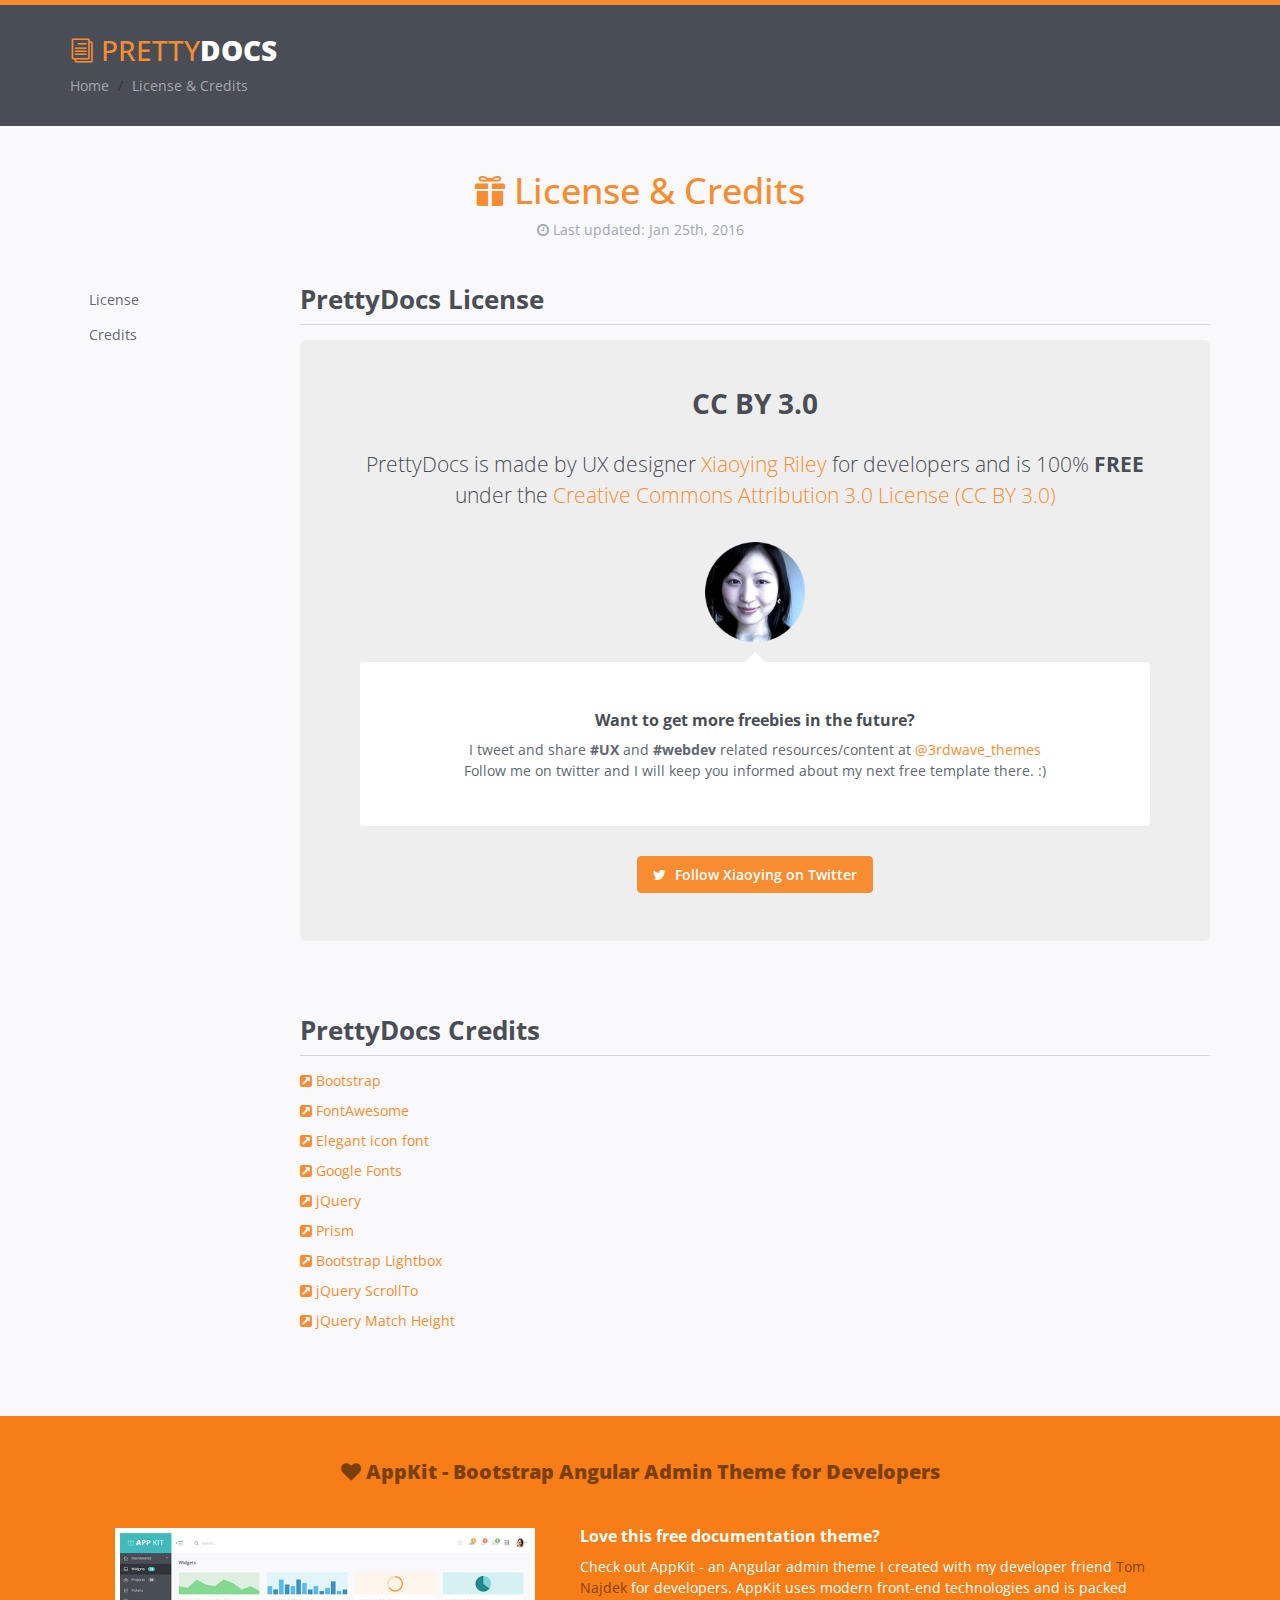
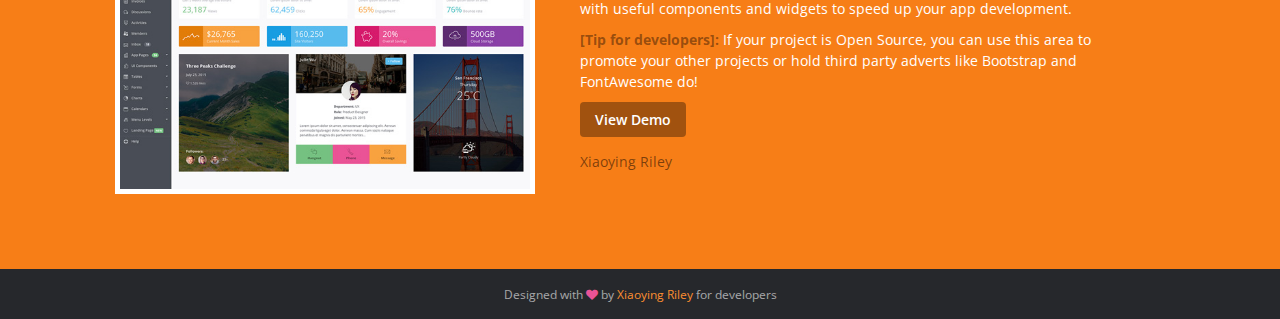
<file: license.html>
<!DOCTYPE html>
<!--[if IE 8]> <html lang="en" class="ie8"> <![endif]-->  
<!--[if IE 9]> <html lang="en" class="ie9"> <![endif]-->  
<!--[if !IE]><!--> <html lang="en"> <!--<![endif]-->  
<head>
    <title>Responsive website template for documentations</title>
    <!-- Meta -->
    <meta charset="utf-8">
    <meta http-equiv="X-UA-Compatible" content="IE=edge">
    <meta name="viewport" content="width=device-width, initial-scale=1.0">
    <meta name="description" content="">
    <meta name="author" content="">    
    <link rel="shortcut icon" href="favicon.ico">  
    <link href='http://fonts.googleapis.com/css?family=Open+Sans:300italic,400italic,600italic,700italic,800italic,400,300,600,700,800' rel='stylesheet' type='text/css'>
    <!-- Global CSS -->
    <link rel="stylesheet" href="assets/plugins/bootstrap/css/bootstrap.min.css">   
    <!-- Plugins CSS -->    
    <link rel="stylesheet" href="assets/plugins/font-awesome/css/font-awesome.css">
    <link rel="stylesheet" href="assets/plugins/prism/prism.css">
    <link rel="stylesheet" href="assets/plugins/lightbox/dist/ekko-lightbox.min.css">
    <link rel="stylesheet" href="assets/plugins/elegant_font/css/style.css">

    <!-- Theme CSS -->
    <link id="theme-style" rel="stylesheet" href="assets/css/styles.css">
    <!-- HTML5 shim and Respond.js IE8 support of HTML5 elements and media queries -->
    <!--[if lt IE 9]>
      <script src="https://oss.maxcdn.com/html5shiv/3.7.2/html5shiv.min.js"></script>
      <script src="https://oss.maxcdn.com/respond/1.4.2/respond.min.js"></script>
    <![endif]-->
    
</head> 

<body class="body-orange">
    <div class="page-wrapper">
        <!-- ******Header****** -->
        <header id="header" class="header">
            <div class="container">
                <div class="branding">
                    <h1 class="logo">
                        <a href="index.html">
                            <span aria-hidden="true" class="icon_documents_alt icon"></span>
                            <span class="text-highlight">Pretty</span><span class="text-bold">Docs</span>
                        </a>
                    </h1>
                </div><!--//branding-->
                <ol class="breadcrumb">
                    <li><a href="index.html">Home</a></li>
                    <li class="active">License &amp; Credits</li>
                </ol>
            </div><!--//container-->
        </header><!--//header-->
        <div class="doc-wrapper">
            <div class="container">
                <div id="doc-header" class="doc-header text-center">
                    <h1 class="doc-title"><span aria-hidden="true" class="icon icon_gift"></span> License &amp; Credits</h1>
                    <div class="meta"><i class="fa fa-clock-o"></i> Last updated: Jan 25th, 2016</div>
                </div><!--//doc-header-->
                <div class="doc-body">
                    <div class="doc-content">
                        <div class="content-inner">
                            <section id="license" class="doc-section">
                                <h2 class="section-title">PrettyDocs License</h2>
                                <div class="section-block">
                                    <div class="jumbotron text-center">
                                        <h1>CC BY 3.0</h1>
                                        <p>PrettyDocs is made by UX designer <a href="https://twitter.com/3rdwave_themes" target="_blank">Xiaoying Riley</a> for developers and is 100% <strong>FREE</strong> under the <a class="dotted-line" href="http://creativecommons.org/licenses/by/3.0/" target="_blank">Creative Commons Attribution 3.0 License (CC BY 3.0)</a></p>
                                        <div class="author-profile text-center">
                                            <a class="center-block" href="https://twitter.com/3rdwave_themes" target="_blank"><img src="assets/images/demo/author-profile.png" alt=""></a>
                                        </div><!--//author-profile-->
                                        <div class="speech-bubble">                    
                                            <h3 class="speech-title">Want to get more freebies in the future?</h3>

                                            <p>I tweet and share <strong>#UX</strong> and <strong>#webdev</strong> related resources/content at <a href="https://twitter.com/3rdwave_themes" target="_blank">@3rdwave_themes</a> <br> Follow me on twitter and I will keep you informed about my next free template there. :)</p>
                                        </div>
                                        
                                        <div class="list list-inline center-block">
                                            <a class="btn btn-cta btn-orange" href="https://twitter.com/3rdwave_themes" target="_blank"><i class="fa fa-twitter"></i> Follow Xiaoying on Twitter</a>
                                        </div>
                                    </div><!--//jumbotron-->
                                </div><!--//section-block-->
                                
                            </section><!--//doc-section-->
                            <section id="credits" class="doc-section">
                                <h2 class="section-title">PrettyDocs Credits</h2>
                                <div class="section-block">
                                    <ul class="list list-unstyled">
                                        
                                        <li><a href="http://getbootstrap.com/" target="_blank"><i class="fa fa-external-link-square"></i> Bootstrap</a></li>
                                        <li><a href="http://fortawesome.github.io/Font-Awesome/" target="_blank"><i class="fa fa-external-link-square"></i> FontAwesome</a></li>
                                        <li><a href="http://www.elegantthemes.com/blog/resources/elegant-icon-font" target="_blank"><i class="fa fa-external-link-square"></i> Elegant icon font</a></li>
                                        <li><a href="http://www.google.com/webfonts" target="_blank"><i class="fa fa-external-link-square"></i> Google Fonts</a></li>
                                        <li><a href="http://jquery.com/" target="_blank"><i class="fa fa-external-link-square"></i> jQuery</a></li>
                                        <li><a href="http://prismjs.com/index.html" target="_blank"><i class="fa fa-external-link-square"></i> Prism</a></li>
                                        <li><a href="http://ashleydw.github.io/lightbox/" target="_blank"><i class="fa fa-external-link-square"></i> Bootstrap Lightbox</a></li>
                                        <li><a href="http://flesler.blogspot.co.uk/2007/10/jqueryscrollto.html" target="_blank"><i class="fa fa-external-link-square"></i> jQuery ScrollTo</a></li>
                                        <li><a href="http://brm.io/jquery-match-height/" target="_blank"><i class="fa fa-external-link-square"></i> jQuery Match Height</a></li>
                                        
                                    </ul>
                                </div><!--//section-block-->
                                
                            </section><!--//doc-section-->

                            
                        </div><!--//content-inner-->
                    </div><!--//doc-content-->
                    <div class="doc-sidebar">
                        <nav id="doc-nav">
                            <ul id="doc-menu" class="nav doc-menu hidden-xs" data-spy="affix">
                                <li><a class="scrollto" href="#license">License</a></li>
                                <li><a class="scrollto" href="#credits">Credits</a></li>
                            </ul><!--//doc-menu-->
                        </nav>
                    </div><!--//doc-sidebar-->
                </div><!--//doc-body-->              
            </div><!--//container-->
        </div><!--//doc-wrapper-->
        
        <div id="promo-block" class="promo-block promo-block-2">
            <div class="container">
                <div class="promo-block-inner">
                    <h3 class="promo-title text-center"><i class="fa fa-heart"></i> <a href="https://wrapbootstrap.com/theme/appkit-admin-theme-angularjs-WB051SCJ1?ref=3wm" target="_blank">AppKit - Bootstrap Angular Admin Theme for Developers</a></h3>
                    <div class="row">
                        <div class="figure-holder col-md-5 col-sm-6 col-xs-12">
                            <div class="figure-holder-inner">
                                <a href="https://wrapbootstrap.com/theme/appkit-admin-theme-angularjs-WB051SCJ1?ref=3wm" target="_blank"><img class="img-responsive" src="assets/images/demo/appkit-widgets-thumb.jpg" alt="AppKit Theme" /></a>
                                <a class="mask" href="#hook"><i class="icon fa fa-heart pink"></i></a>
                            </div>
                        </div><!--//figure-holder-->
                        <div class="content-holder col-md-7 col-sm-6 col-xs-12">
                            <div class="content-holder-inner">
                                <div class="desc">
                                    <h4 class="content-title"><strong>Love this free documentation theme?</strong></h4>
                                    <p>Check out AppKit - an Angular admin theme I created with my developer friend <a href="https://twitter.com/tnajdek">Tom Najdek</a> for developers. AppKit uses modern front-end technologies and is packed with useful components and widgets to speed up your app development.</p>
                                    <p><strong class="highlight">[Tip for developers]:</strong> If your project is Open Source, you can use this area to promote your other projects or hold third party adverts like Bootstrap and FontAwesome do!</p>
                                    <a class="btn btn-cta" href="#hook">View Demo</a>
                                </div><!--//desc-->
                                <div class="author"><a href="http://themes.3rdwavemedia.com">Xiaoying Riley</a></div>
                            </div><!--//content-holder-inner-->
                        </div><!--//content-holder-->
                    </div><!--//row-->
                </div><!--//promo-block-inner-->  
            </div><!--//container-->
        </div><!--//promo-block-->
        
    </div><!--//page-wrapper-->
    
    <footer id="footer" class="footer text-center">
        <div class="container">
            <!--/* This template is released under the Creative Commons Attribution 3.0 License. Please keep the attribution link below when using for your own project. Thank you for your support. :) If you'd like to use the template without the attribution, you can check out other license options via our website: themes.3rdwavemedia.com */-->
            <small class="copyright">Designed with <i class="fa fa-heart"></i> by <a href="http://themes.3rdwavemedia.com/" target="_blank">Xiaoying Riley</a> for developers</small>
            
        </div><!--//container-->
    </footer><!--//footer-->
    
     
    <!-- Main Javascript -->          
    <script type="text/javascript" src="assets/plugins/jquery-1.12.3.min.js"></script>
    <script type="text/javascript" src="assets/plugins/bootstrap/js/bootstrap.min.js"></script>
    <script type="text/javascript" src="assets/plugins/prism/prism.js"></script>    
    <script type="text/javascript" src="assets/plugins/jquery-scrollTo/jquery.scrollTo.min.js"></script>  
    <script type="text/javascript" src="assets/plugins/lightbox/dist/ekko-lightbox.min.js"></script>                                                                 
    <script type="text/javascript" src="assets/plugins/jquery-match-height/jquery.matchHeight-min.js"></script>
    <script type="text/javascript" src="assets/js/main.js"></script>
    
</body>
</html>
</file>
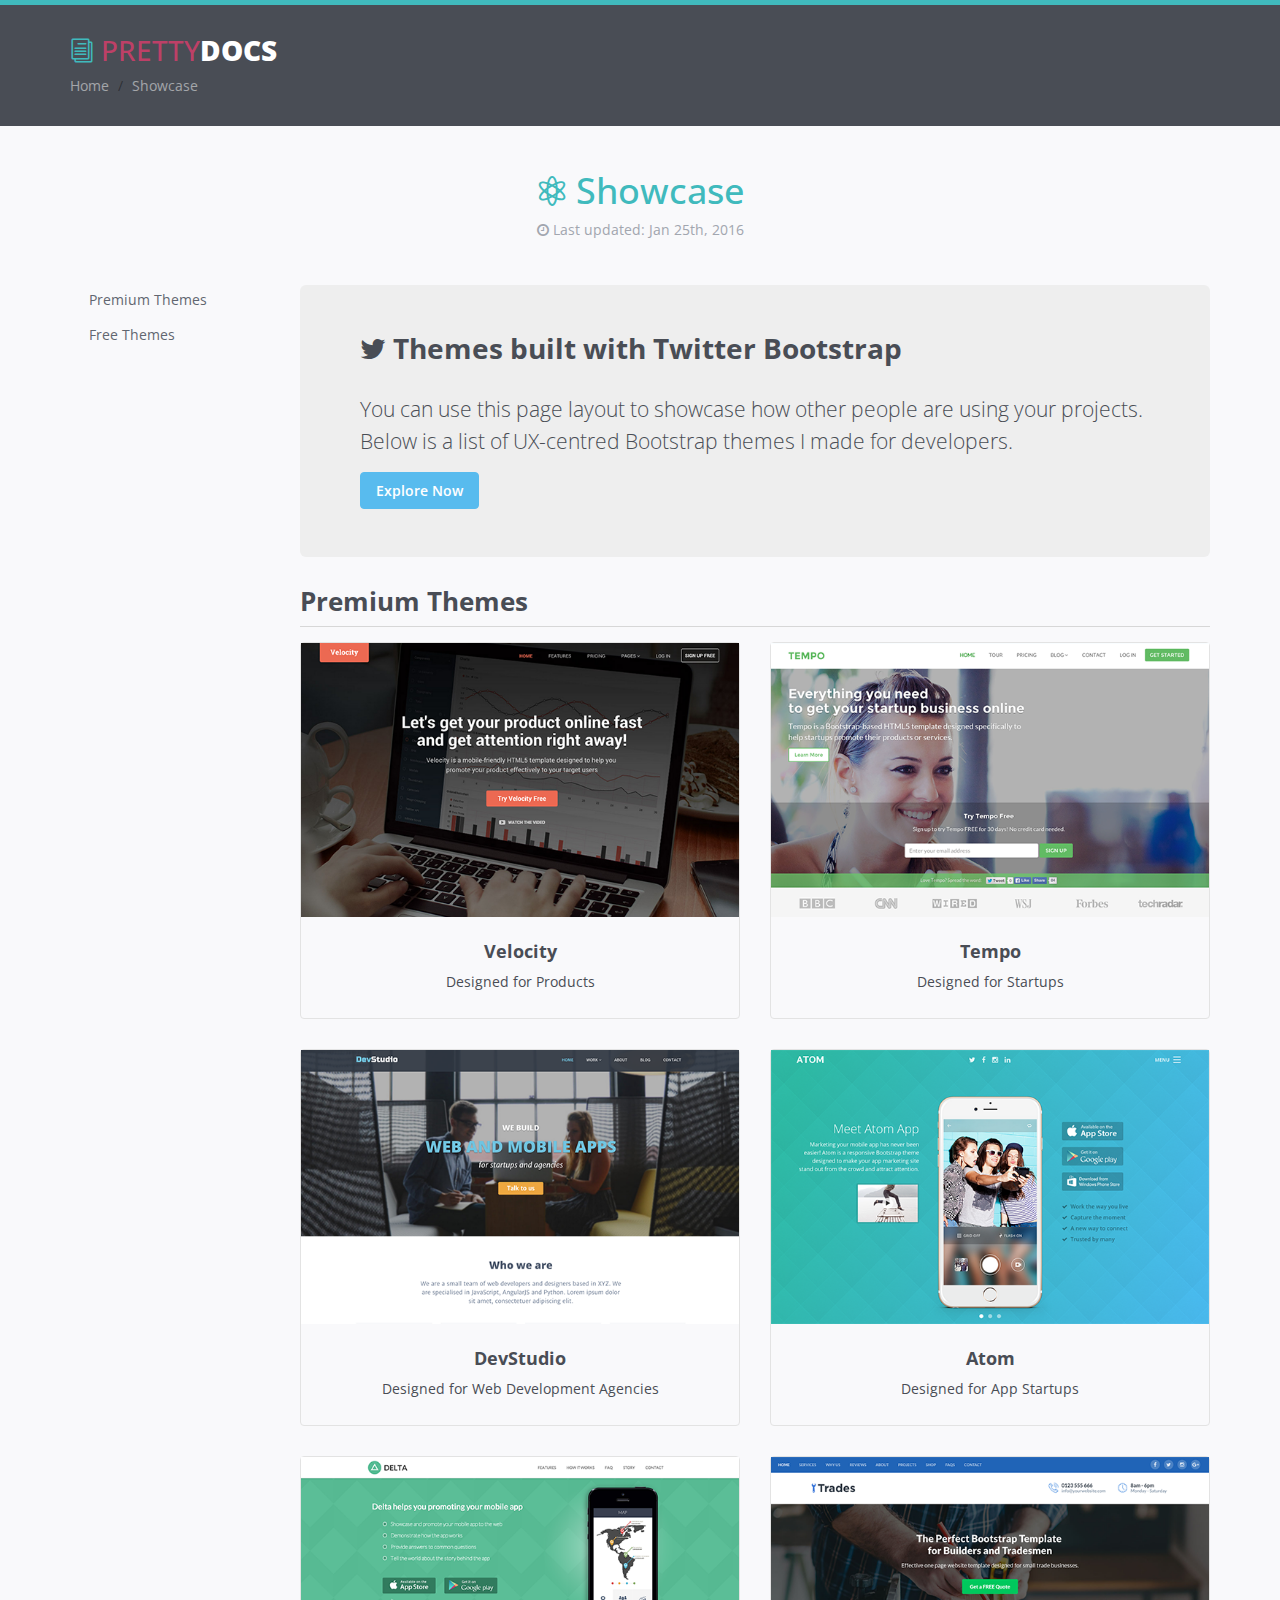
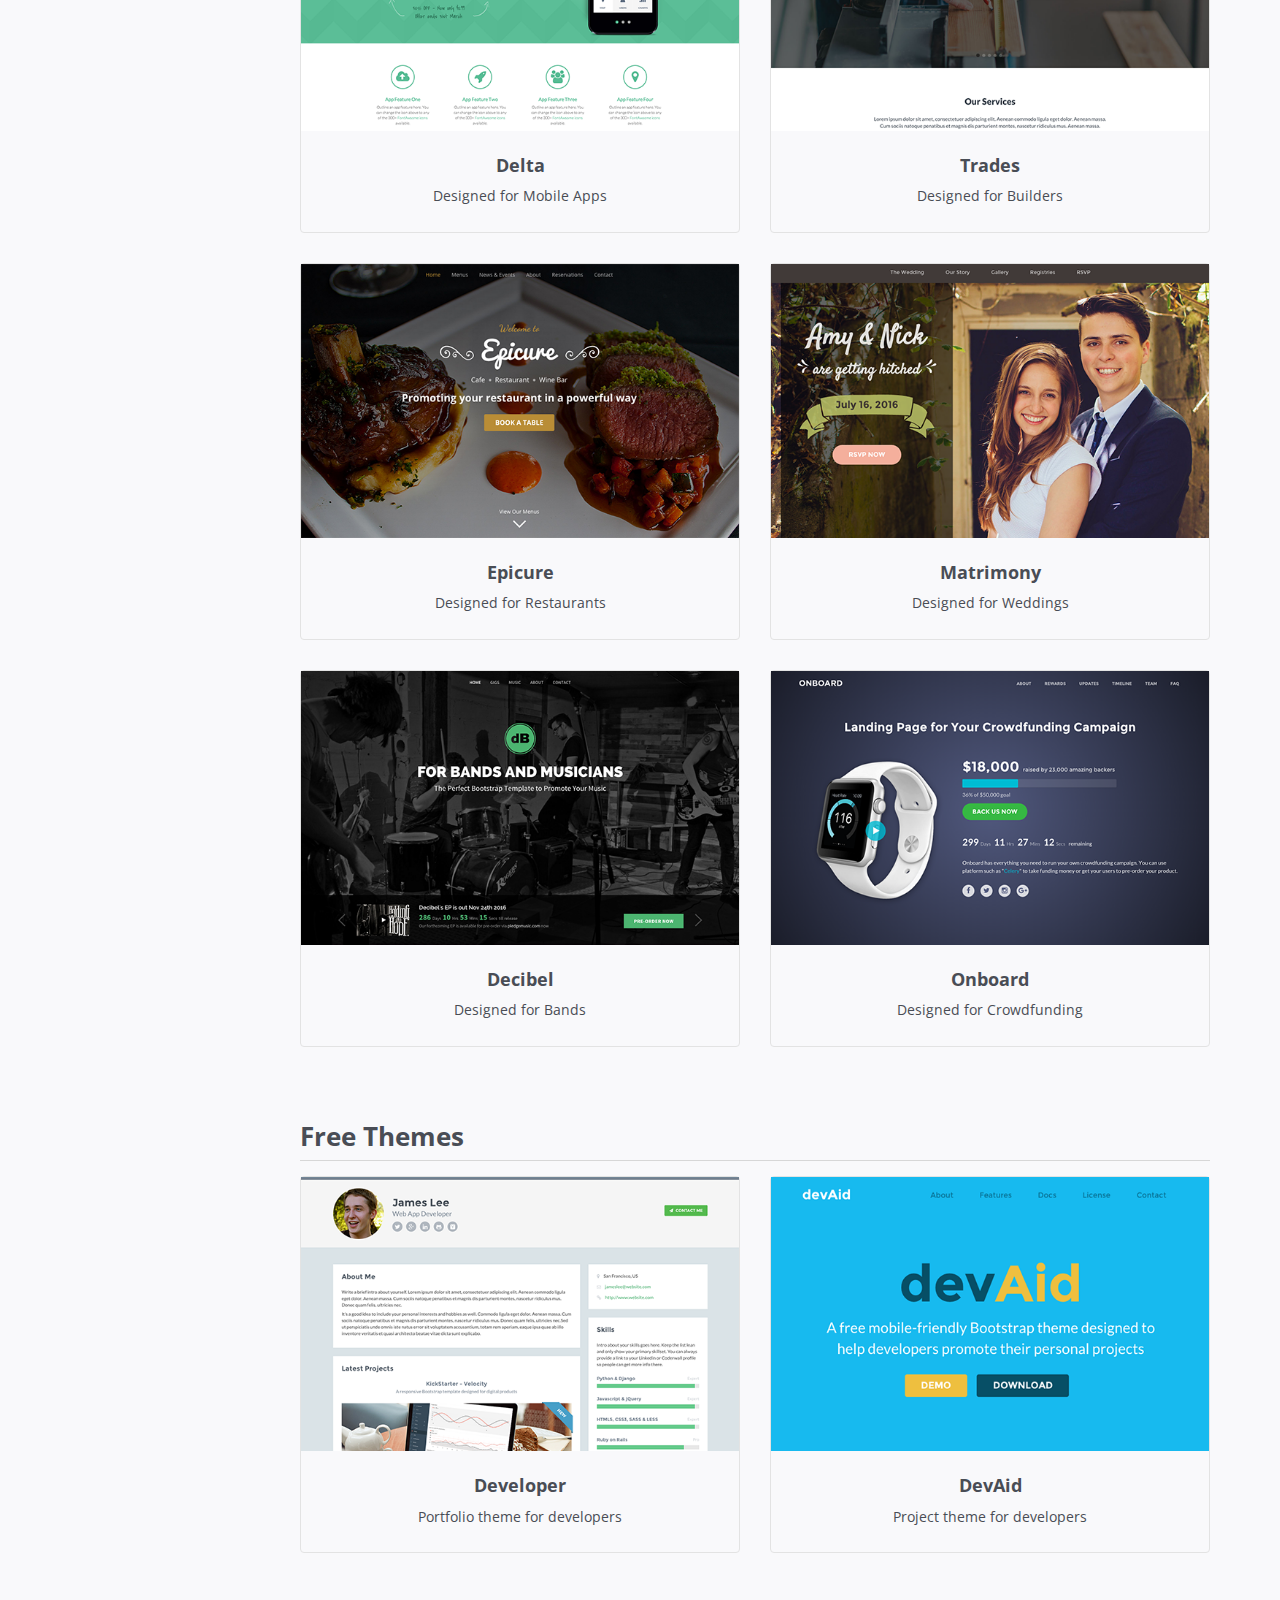
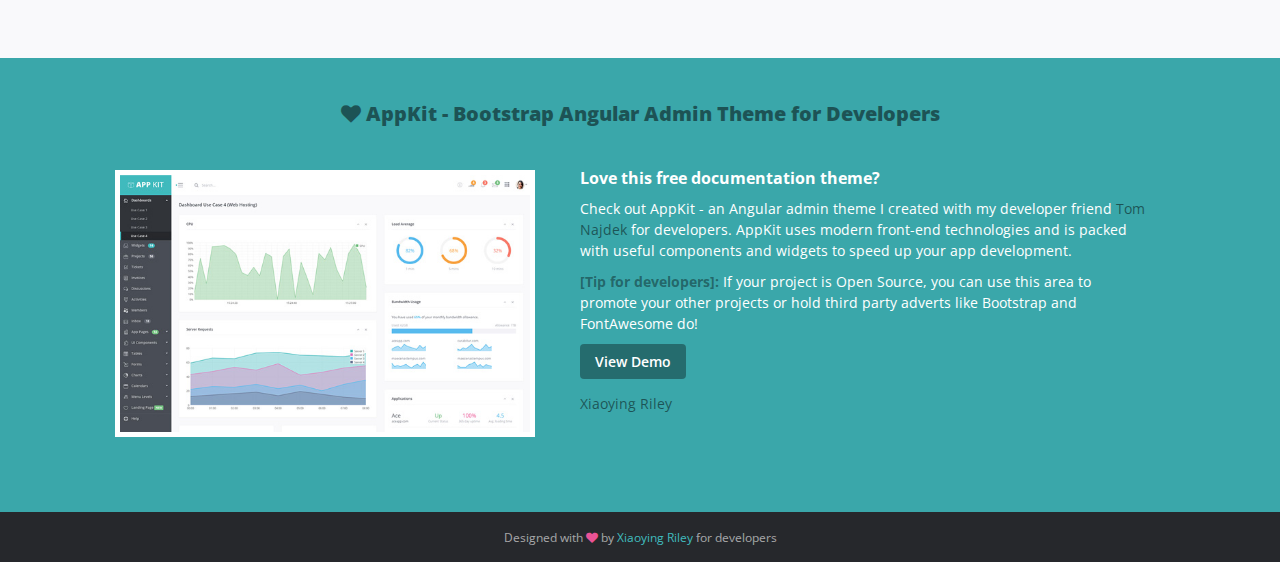
<file: showcase.html>
<!DOCTYPE html>
<!--[if IE 8]> <html lang="en" class="ie8"> <![endif]-->  
<!--[if IE 9]> <html lang="en" class="ie9"> <![endif]-->  
<!--[if !IE]><!--> <html lang="en"> <!--<![endif]-->  
<head>
    <title>Responsive website template for documentations</title>
    <!-- Meta -->
    <meta charset="utf-8">
    <meta http-equiv="X-UA-Compatible" content="IE=edge">
    <meta name="viewport" content="width=device-width, initial-scale=1.0">
    <meta name="description" content="">
    <meta name="author" content="">    
    <link rel="shortcut icon" href="favicon.ico">  
    <link href='http://fonts.googleapis.com/css?family=Open+Sans:300italic,400italic,600italic,700italic,800italic,400,300,600,700,800' rel='stylesheet' type='text/css'>
    <!-- Global CSS -->
    <link rel="stylesheet" href="assets/plugins/bootstrap/css/bootstrap.min.css">   
    <!-- Plugins CSS -->    
    <link rel="stylesheet" href="assets/plugins/font-awesome/css/font-awesome.css">
    <link rel="stylesheet" href="assets/plugins/prism/prism.css">
    <link rel="stylesheet" href="assets/plugins/lightbox/dist/ekko-lightbox.min.css">
    <link rel="stylesheet" href="assets/plugins/elegant_font/css/style.css">

    <!-- Theme CSS -->
    <link id="theme-style" rel="stylesheet" href="assets/css/styles.css">
    <!-- HTML5 shim and Respond.js IE8 support of HTML5 elements and media queries -->
    <!--[if lt IE 9]>
      <script src="https://oss.maxcdn.com/html5shiv/3.7.2/html5shiv.min.js"></script>
      <script src="https://oss.maxcdn.com/respond/1.4.2/respond.min.js"></script>
    <![endif]-->
    
</head> 

<body>
    <div class="page-wrapper">
        <!-- ******Header****** -->
        <header id="header" class="header">
            <div class="container">
                <div class="branding">
                    <h1 class="logo">
                        <a href="index.html">
                            <span aria-hidden="true" class="icon_documents_alt icon"></span>
                            <span class="text-highlight">Pretty</span><span class="text-bold">Docs</span>
                        </a>
                    </h1>
                </div><!--//branding-->
                <ol class="breadcrumb">
                    <li><a href="index.html">Home</a></li>
                    <li class="active">Showcase</li>
                </ol>
            </div><!--//container-->
        </header><!--//header-->
        <div class="doc-wrapper">
            <div class="container">
                <div id="doc-header" class="doc-header text-center">
                    <h1 class="doc-title"><span aria-hidden="true" class="icon icon_genius"></span> Showcase</h1>
                    <div class="meta"><i class="fa fa-clock-o"></i> Last updated: Jan 25th, 2016</div>
                </div><!--//doc-header-->
                <div id="showcase" class="doc-body">
                    <div class="doc-content">
                        <div class="content-inner">
                            <section id="premium-themes" class="doc-section">
                                <div class="jumbotron">
                                    <h1><i class="fa fa-twitter"></i> Themes built with Twitter Bootstrap</h1>
                                    <p>You can use this page layout to showcase how other people are using your projects. Below is a list of UX-centred Bootstrap themes I made for developers.</p>
                                    <a class="scrollto btn btn-blue btn-cta" href="#theme-start">Explore Now</a>
                                </div><!--//jumbotron-->
                                <h2 id="theme-start" class="section-title">Premium Themes</h2>
                                <div class="section-block">
                                    <div class="row">
                                        <div class="col-sm-6 col-xs-12">
                                            <div class="card">
                                                <a href="http://themes.3rdwavemedia.com/website-templates/responsive-bootstrap-theme-for-products-velocity/" target="_blank"><img class="img-responsive" src="assets/images/demo/theme-velocity.png" alt="screenshot" /></a>
                                                <div class="card-block">
                                                    <h4 class="card-title">Velocity</h4>
                                                    <p class="card-text">Designed for Products</p>
                                                </div><!--//card-block-->
                                                <a class="mask" href="http://themes.3rdwavemedia.com/website-templates/responsive-bootstrap-theme-for-products-velocity/" target="_blank"><i class="icon fa fa-search-plus"></i></a>
                                            </div><!--//card-->
                                        </div>
                                        <div class="col-sm-6 col-xs-12">
                                            <div class="card">
                                                <a href="http://themes.3rdwavemedia.com/website-templates/responsive-bootstrap-theme-for-startups-tempo/" target="_blank"><img class="img-responsive" src="assets/images/demo/theme-tempo.png" alt="screenshot" /></a>
                                                <div class="card-block">
                                                    <h4 class="card-title">Tempo</h4>
                                                    <p class="card-text">Designed for Startups</p>
                                                </div><!--//card-block-->
                                                <a class="mask" href="http://themes.3rdwavemedia.com/website-templates/responsive-bootstrap-theme-for-startups-tempo/" target="_blank"><i class="icon fa fa-search-plus"></i></a>
                                            </div><!--//card-->
                                        </div>
                                        <div class="col-sm-6 col-xs-12">
                                            <div class="card">
                                                <a href="http://themes.3rdwavemedia.com/website-templates/responsive-bootstrap-theme-web-development-agencies-devstudio/" target="_blank"><img class="img-responsive" src="assets/images/demo/theme-devstudio.png" alt="screenshot" /></a>
                                                <div class="card-block">
                                                    <h4 class="card-title">DevStudio</h4>
                                                    <p class="card-text">Designed for Web Development Agencies</p>
                                                </div><!--//card-block-->
                                                <a class="mask" href="http://themes.3rdwavemedia.com/website-templates/responsive-bootstrap-theme-web-development-agencies-devstudio/" target="_blank"><i class="icon fa fa-search-plus"></i></a>
                                            </div><!--//card-->
                                        </div>
                                        <div class="col-sm-6 col-xs-12">
                                            <div class="card">
                                                <a href="http://themes.3rdwavemedia.com/website-templates/responsive-bootstrap-theme-mobile-apps-atom/" target="_blank"><img class="img-responsive" src="assets/images/demo/theme-atom.png" alt="screenshot" /></a>
                                                <div class="card-block">
                                                    <h4 class="card-title">Atom</h4>
                                                    <p class="card-text">Designed for App Startups</p>
                                                </div><!--//card-block-->
                                                <a class="mask" href="http://themes.3rdwavemedia.com/website-templates/responsive-bootstrap-theme-mobile-apps-atom/" target="_blank"><i class="icon fa fa-search-plus"></i></a>
                                            </div><!--//card-->
                                        </div>
                                        <div class="col-sm-6 col-xs-12">
                                            <div class="card">
                                                <a href="http://themes.3rdwavemedia.com/website-templates/responsive-bootstrap-theme-for-mobile-apps-delta/" target="_blank"><img class="img-responsive" src="assets/images/demo/theme-delta.png" alt="screenshot" /></a>
                                                <div class="card-block">
                                                    <h4 class="card-title">Delta</h4>
                                                    <p class="card-text">Designed for Mobile Apps</p>
                                                </div><!--//card-block-->
                                                <a class="mask" href="http://themes.3rdwavemedia.com/website-templates/responsive-bootstrap-theme-for-mobile-apps-delta/" target="_blank"><i class="icon fa fa-search-plus"></i></a>
                                            </div><!--//card-->
                                        </div>
                                        <div class="col-sm-6 col-xs-12">
                                            <div class="card">
                                                <a href="http://themes.3rdwavemedia.com/website-templates/responsive-bootstrap-template-builders-tradesmen-trades/" target="_blank"><img class="img-responsive" src="assets/images/demo/theme-trades.png" alt="screenshot" /></a>
                                                <div class="card-block">
                                                    <h4 class="card-title">Trades</h4>
                                                    <p class="card-text">Designed for Builders</p>
                                                </div><!--//card-block-->
                                                <a class="mask" href="http://themes.3rdwavemedia.com/website-templates/responsive-bootstrap-template-builders-tradesmen-trades/" target="_blank"><i class="icon fa fa-search-plus"></i></a>
                                            </div><!--//card-->
                                        </div>
                                        <div class="col-sm-6 col-xs-12">
                                            <div class="card">
                                                <a href="http://themes.3rdwavemedia.com/website-templates/responsive-bootstrap-theme-for-restaurants-epicure/" target="_blank"><img class="img-responsive" src="assets/images/demo/theme-epicure.png" alt="screenshot" /></a>
                                                <div class="card-block">
                                                    <h4 class="card-title">Epicure</h4>
                                                    <p class="card-text">Designed for Restaurants</p>
                                                </div><!--//card-block-->
                                                <a class="mask" href="http://themes.3rdwavemedia.com/website-templates/responsive-bootstrap-theme-for-restaurants-epicure/" target="_blank"><i class="icon fa fa-search-plus"></i></a>
                                            </div><!--//card-->
                                        </div>
                                        <div class="col-sm-6 col-xs-12">
                                            <div class="card">
                                                <a href="http://themes.3rdwavemedia.com/website-templates/responsive-wedding-invitation-template-matrimony/" target="_blank"><img class="img-responsive" src="assets/images/demo/theme-matrimony.png" alt="screenshot" /></a>
                                                <div class="card-block">
                                                    <h4 class="card-title">Matrimony</h4>
                                                    <p class="card-text">Designed for Weddings</p>
                                                </div><!--//card-block-->
                                                <a class="mask" href="http://themes.3rdwavemedia.com/website-templates/responsive-wedding-invitation-template-matrimony/" target="_blank"><i class="icon fa fa-search-plus"></i></a>
                                            </div><!--//card-->
                                        </div>
                                        
                                        <div class="col-sm-6 col-xs-12">
                                            <div class="card">
                                                <a href="http://themes.3rdwavemedia.com/website-templates/responsive-bootstrap-template-for-bands-and-musicians-decibel/" target="_blank"><img class="img-responsive" src="assets/images/demo/theme-decibel.png" alt="screenshot" /></a>
                                                <div class="card-block">
                                                    <h4 class="card-title">Decibel</h4>
                                                    <p class="card-text">Designed for Bands</p>
                                                </div><!--//card-block-->
                                                <a class="mask" href="http://themes.3rdwavemedia.com/website-templates/responsive-bootstrap-template-for-bands-and-musicians-decibel/" target="_blank"><i class="icon fa fa-search-plus"></i></a>
                                            </div><!--//card-->
                                        </div>
                                        
                                        <div class="col-sm-6 col-xs-12">
                                            <div class="card">
                                                <a href="http://themes.3rdwavemedia.com/website-templates/responsive-bootstrap-template-for-crowdfunding-campaigns-onboard/" target="_blank"><img class="img-responsive" src="assets/images/demo/theme-onboard.png" alt="screenshot" /></a>
                                                <div class="card-block">
                                                    <h4 class="card-title">Onboard</h4>
                                                    <p class="card-text">Designed for Crowdfunding</p>
                                                </div><!--//card-block-->
                                                <a class="mask" href="http://themes.3rdwavemedia.com/website-templates/responsive-bootstrap-template-for-crowdfunding-campaigns-onboard/" target="_blank"><i class="icon fa fa-search-plus"></i></a>
                                            </div><!--//card-->
                                        </div>
                                        
                                    </div><!--//row-->
                                </div><!--//section-block-->
                            </section><!--//doc-section-->
                            
                            <section id="free-themes" class="doc-section">
                                <h2 class="section-title">Free Themes</h2>
                                <div class="section-block">
                                    <div class="row">
                                        <div class="col-sm-6 col-xs-12">
                                            <div class="card">
                                                <a href="http://themes.3rdwavemedia.com/website-templates/free-responsive-website-template-for-developers/" target="_blank"><img class="img-responsive" src="assets/images/demo/theme-developer.png" alt="screenshot" /></a>
                                                <div class="card-block">
                                                    <h4 class="card-title">Developer</h4>
                                                    <p class="card-text">Portfolio theme for developers</p>
                                                </div><!--//card-block-->
                                                <a class="mask" href="http://themes.3rdwavemedia.com/website-templates/free-responsive-website-template-for-developers/" target="_blank"><i class="icon fa fa-search-plus"></i></a>
                                            </div><!--//card-->
                                        </div>
                                        <div class="col-sm-6 col-xs-12">
                                            <div class="card">
                                                <a href="http://themes.3rdwavemedia.com/website-templates/devaid-free-bootstrap-theme-developers/" target="_blank"><img class="img-responsive" src="assets/images/demo/theme-devaid.png" alt="screenshot" /></a>
                                                <div class="card-block">
                                                    <h4 class="card-title">DevAid</h4>
                                                    <p class="card-text">Project theme for developers</p>
                                                </div><!--//card-block-->
                                                <a class="mask" href="http://themes.3rdwavemedia.com/website-templates/devaid-free-bootstrap-theme-developers/" target="_blank"><i class="icon fa fa-search-plus"></i></a>
                                            </div><!--//card-->
                                        </div>
                                    </div><!--//row-->
                                </div><!--//section-block-->
                            </section><!--//doc-section-->
                                                        
                        </div><!--//content-inner-->
                    </div><!--//doc-content-->
                    <div class="doc-sidebar">
                        <nav id="doc-nav">
                            <ul id="doc-menu" class="nav doc-menu hidden-xs" data-spy="affix">
                                <li>
                                    <a class="scrollto" href="#premium-themes">Premium Themes</a>
                                </li>
                                <li>
                                    <a class="scrollto" href="#free-themes">Free Themes</a>
                                </li>
                            </ul><!--//doc-menu-->
                        </nav>
                    </div><!--//doc-sidebar-->
                </div><!--//doc-body-->              
            </div><!--//container-->
        </div><!--//doc-wrapper-->
        
        <div id="promo-block" class="promo-block promo-block-2">
            <div class="container">
                <div class="promo-block-inner">
                    <h3 class="promo-title text-center"><i class="fa fa-heart"></i> <a href="https://wrapbootstrap.com/theme/appkit-admin-theme-angularjs-WB051SCJ1?ref=3wm" target="_blank">AppKit - Bootstrap Angular Admin Theme for Developers</a></h3>
                    <div class="row">
                        <div class="figure-holder col-md-5 col-sm-6 col-xs-12">
                            <div class="figure-holder-inner">
                                <a href="https://wrapbootstrap.com/theme/appkit-admin-theme-angularjs-WB051SCJ1?ref=3wm" target="_blank"><img class="img-responsive" src="assets/images/demo/appkit-dashboard-4-thumb.jpg" alt="AppKit Theme" /></a>
                                <a class="mask" href="https://wrapbootstrap.com/theme/appkit-admin-theme-angularjs-WB051SCJ1?ref=3wm"><i class="icon fa fa-heart pink"></i></a>
                            </div>
                        </div><!--//figure-holder-->
                        <div class="content-holder col-md-7 col-sm-6 col-xs-12">
                            <div class="content-holder-inner">
                                <div class="desc">
                                    <h4 class="content-title"><strong>Love this free documentation theme?</strong></h4>
                                    <p>Check out AppKit - an Angular admin theme I created with my developer friend <a href="https://twitter.com/tnajdek">Tom Najdek</a> for developers. AppKit uses modern front-end technologies and is packed with useful components and widgets to speed up your app development.</p>
                                    <p><strong class="highlight">[Tip for developers]:</strong> If your project is Open Source, you can use this area to promote your other projects or hold third party adverts like Bootstrap and FontAwesome do!</p>
                                    <a class="btn btn-cta" href="https://wrapbootstrap.com/theme/appkit-admin-theme-angularjs-WB051SCJ1?ref=3wm">View Demo</a>
                                </div><!--//desc-->
                                <div class="author"><a href="http://themes.3rdwavemedia.com">Xiaoying Riley</a></div>
                            </div><!--//content-holder-inner-->
                        </div><!--//content-holder-->
                    </div><!--//row-->
                </div><!--//promo-block-inner-->  
            </div><!--//container-->
        </div><!--//promo-block-->
        
    </div><!--//page-wrapper-->
    
    <footer id="footer" class="footer text-center">
        <div class="container">
            <!--/* This template is released under the Creative Commons Attribution 3.0 License. Please keep the attribution link below when using for your own project. Thank you for your support. :) If you'd like to use the template without the attribution, you can check out other license options via our website: themes.3rdwavemedia.com */-->
            <small class="copyright">Designed with <i class="fa fa-heart"></i> by <a href="http://themes.3rdwavemedia.com/" target="_blank">Xiaoying Riley</a> for developers</small>
            
        </div><!--//container-->
    </footer><!--//footer-->
    
     
    <!-- Main Javascript -->          
    <script type="text/javascript" src="assets/plugins/jquery-1.12.3.min.js"></script>
    <script type="text/javascript" src="assets/plugins/bootstrap/js/bootstrap.min.js"></script>
    <script type="text/javascript" src="assets/plugins/prism/prism.js"></script>    
    <script type="text/javascript" src="assets/plugins/jquery-scrollTo/jquery.scrollTo.min.js"></script>  
    <script type="text/javascript" src="assets/plugins/lightbox/dist/ekko-lightbox.min.js"></script>                                                            
    <script type="text/javascript" src="assets/plugins/jquery-match-height/jquery.matchHeight-min.js"></script>
    <script type="text/javascript" src="assets/js/main.js"></script>
    
</body>
</html>
</file>
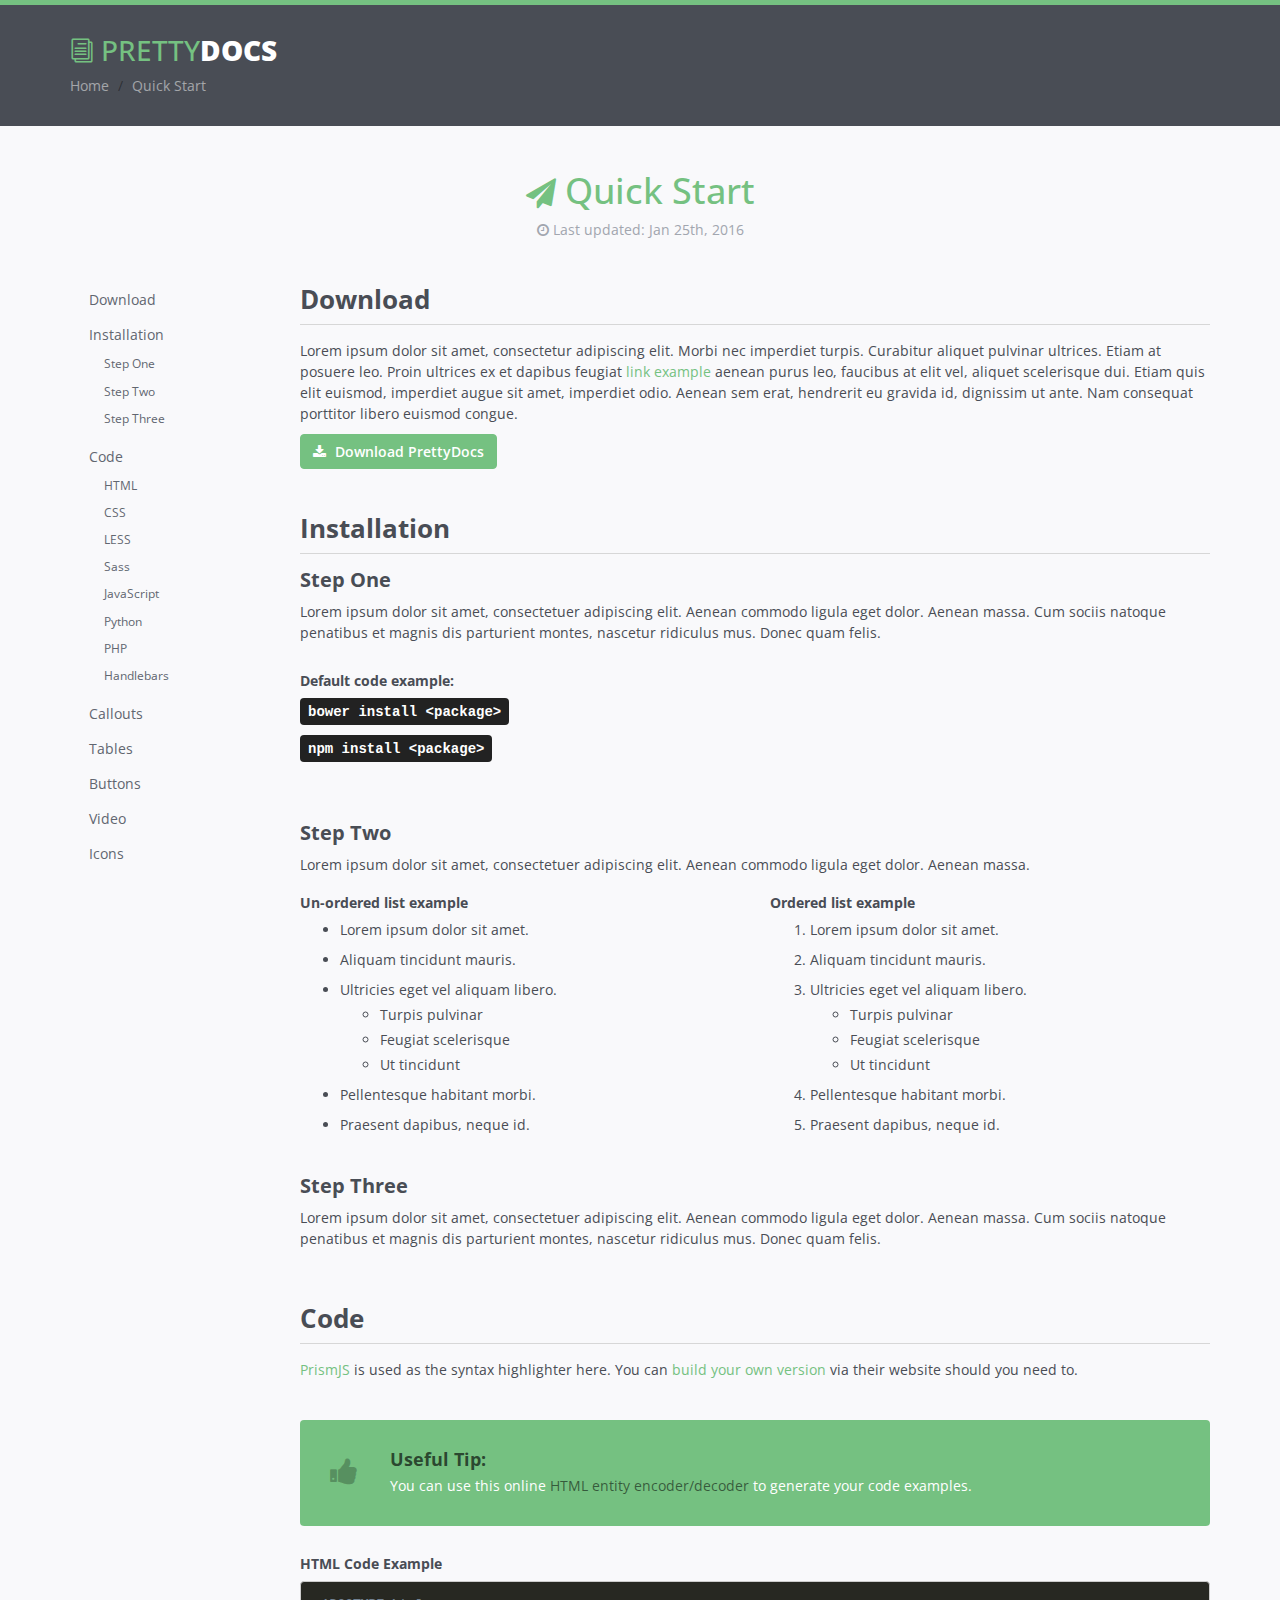
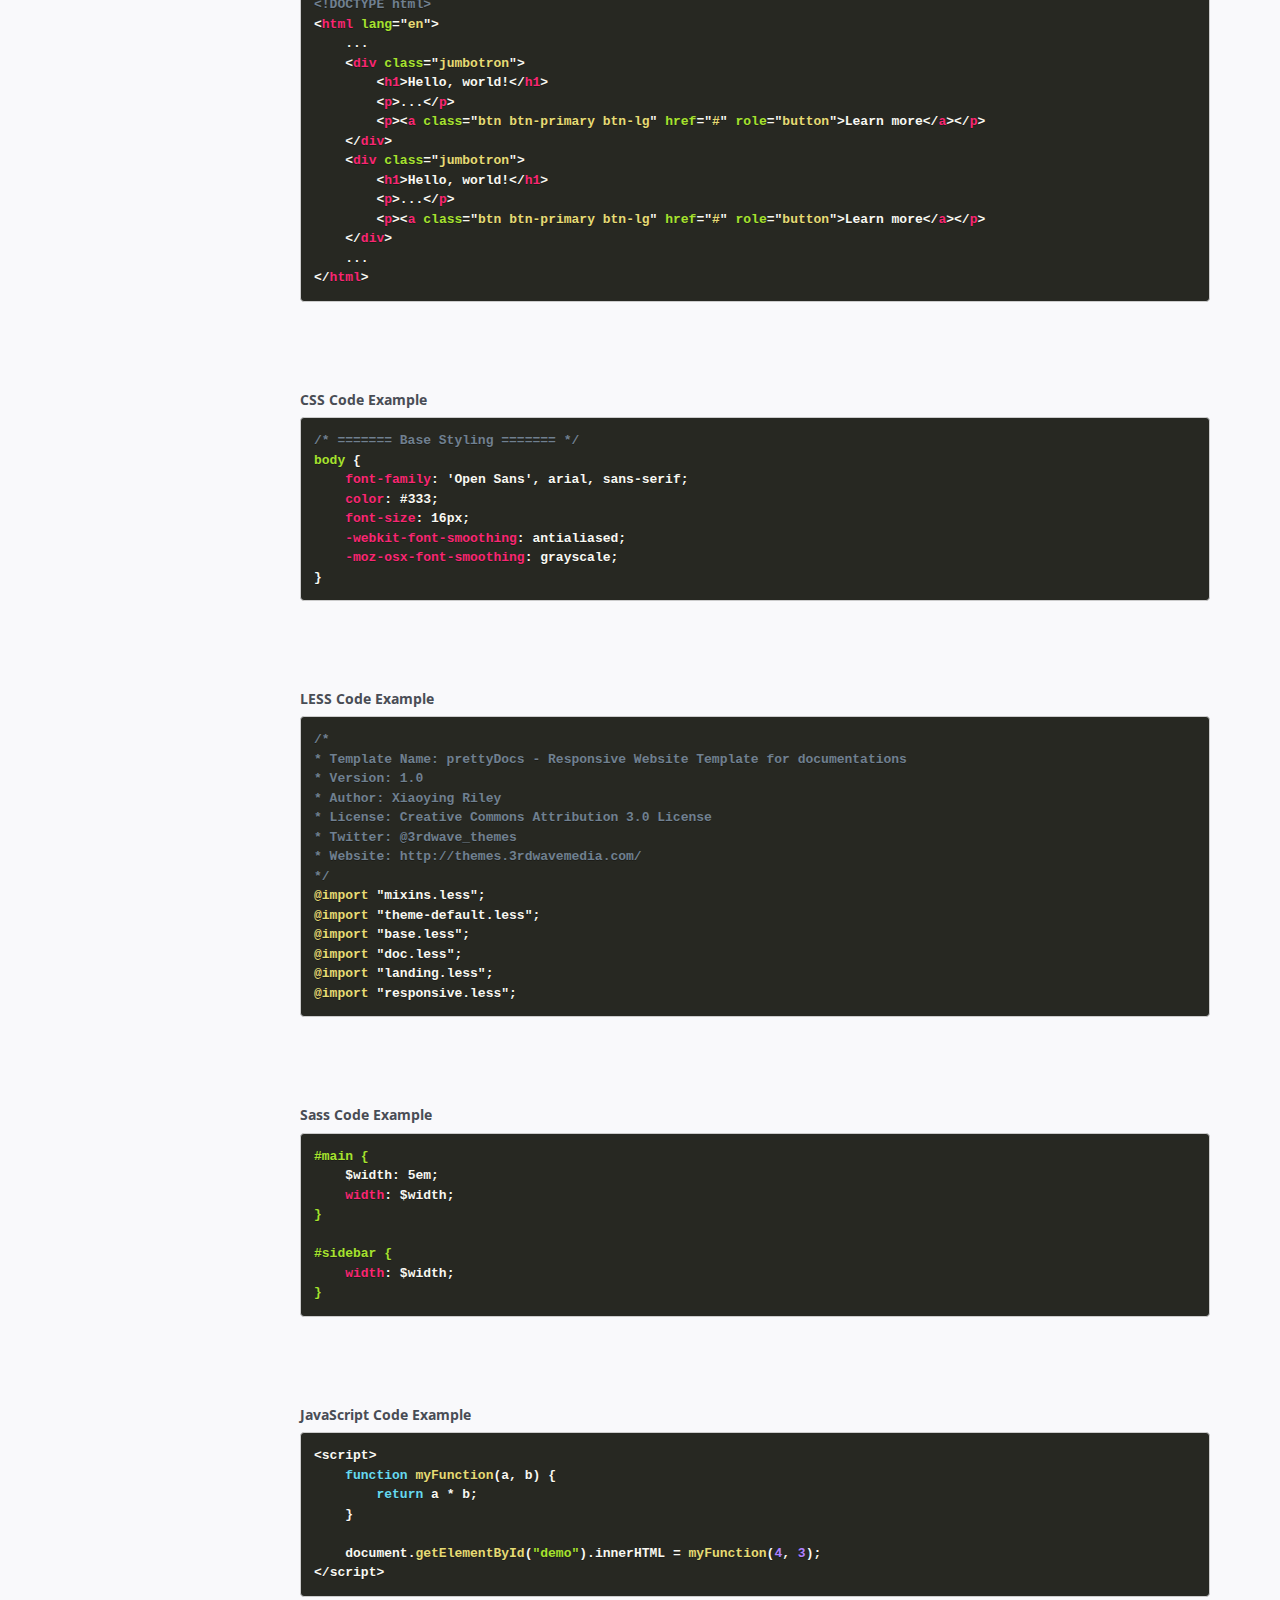
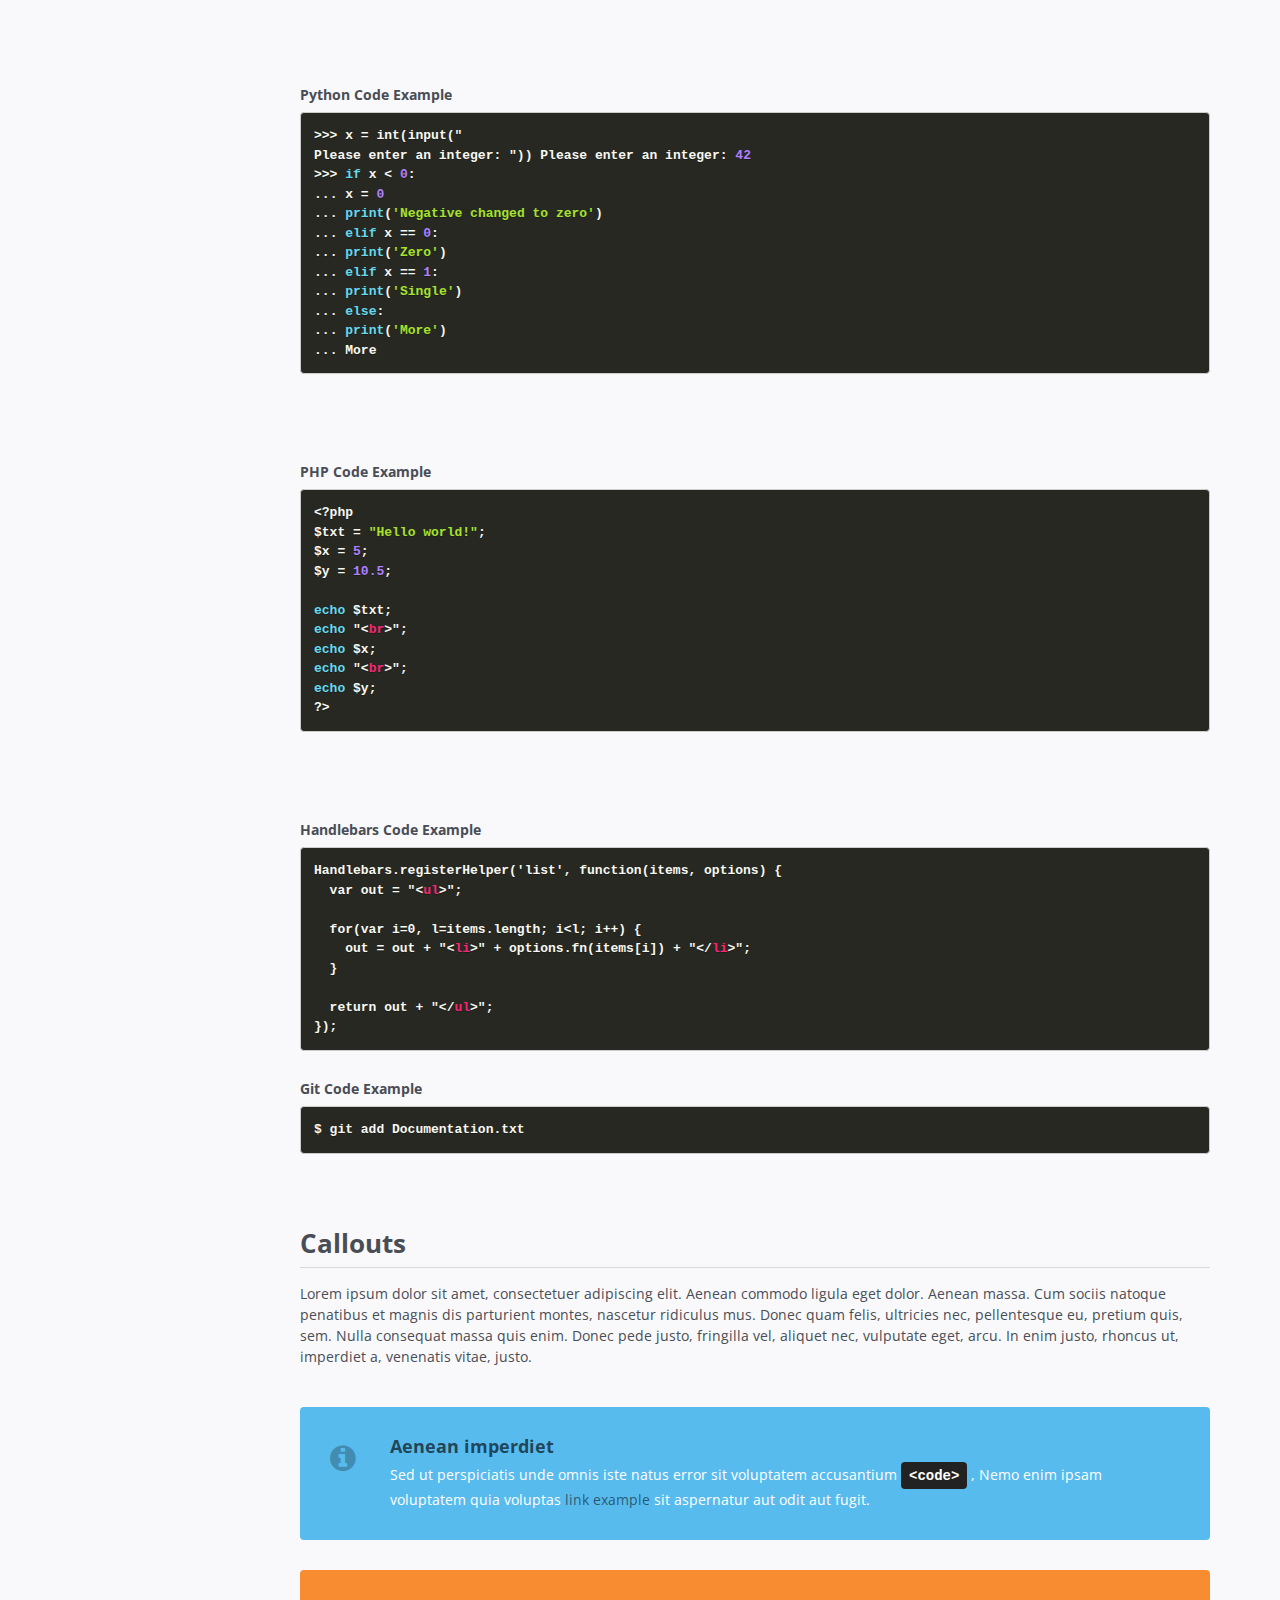
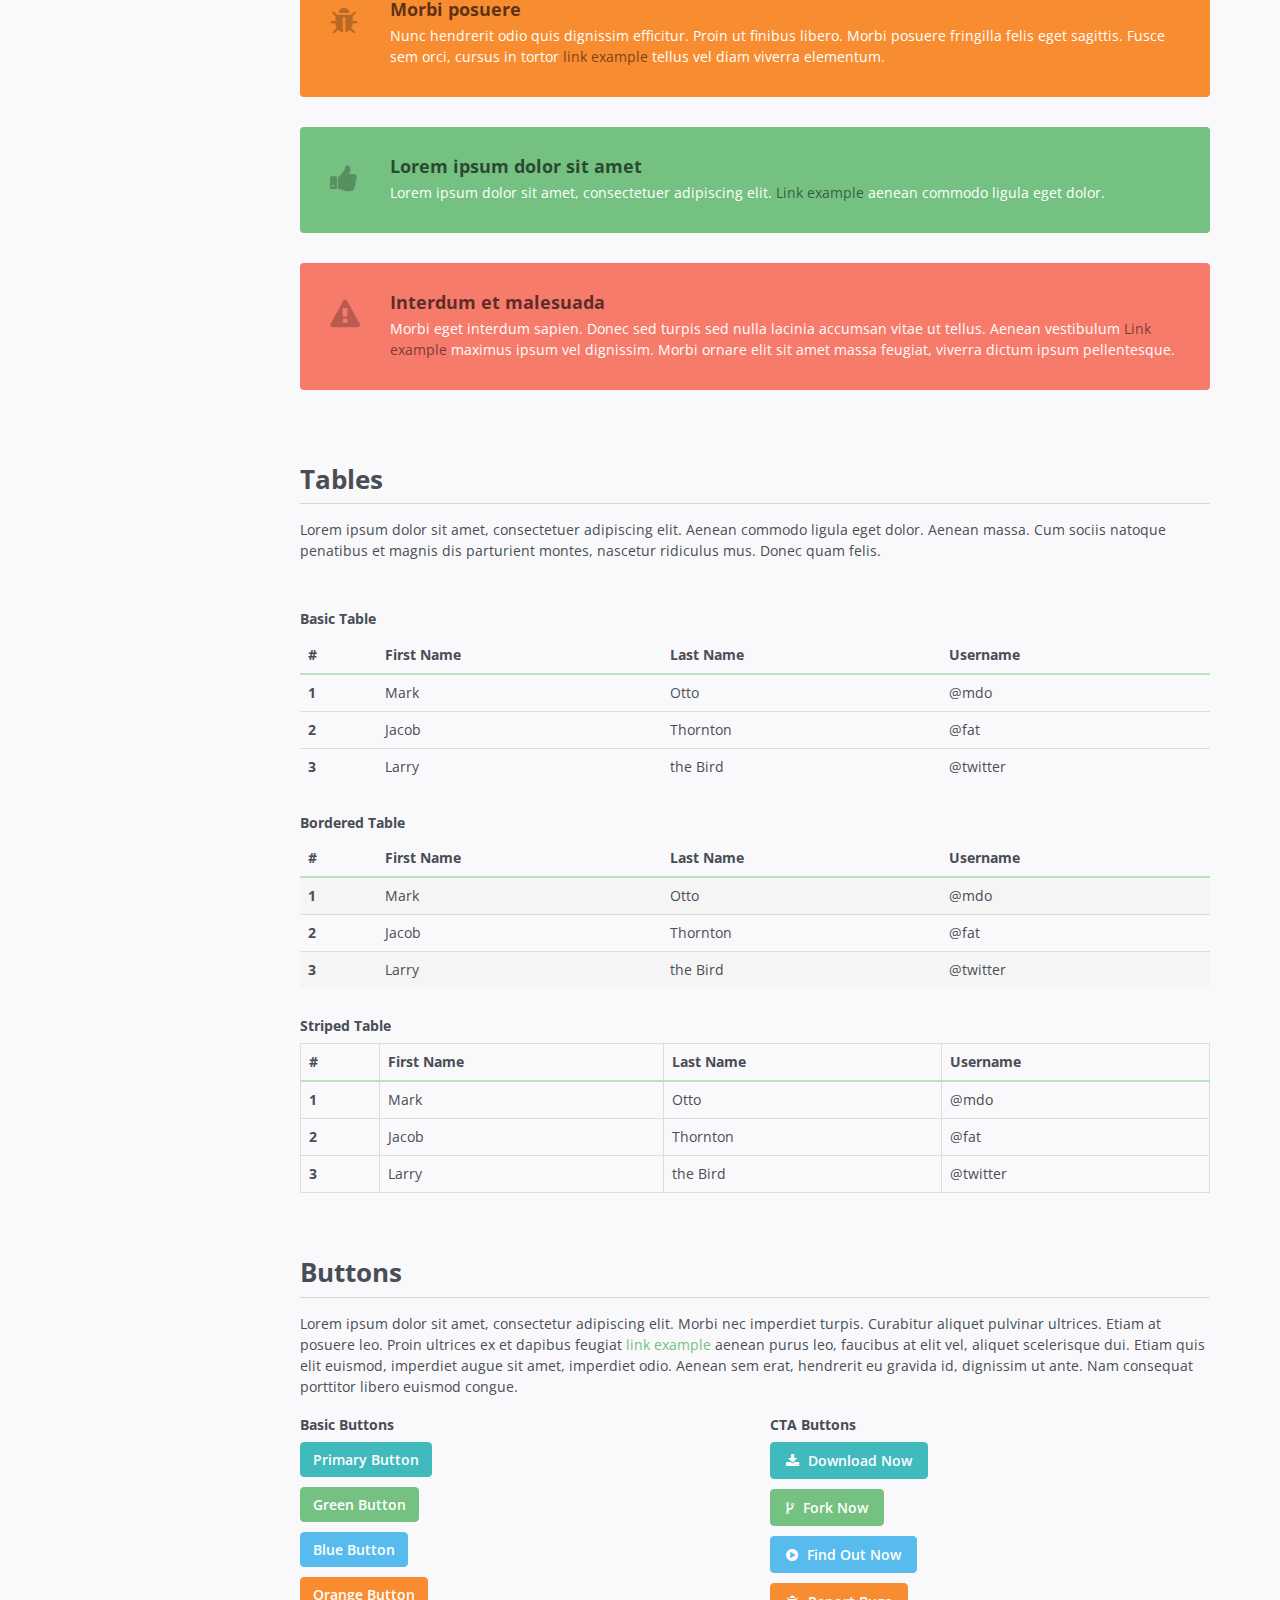
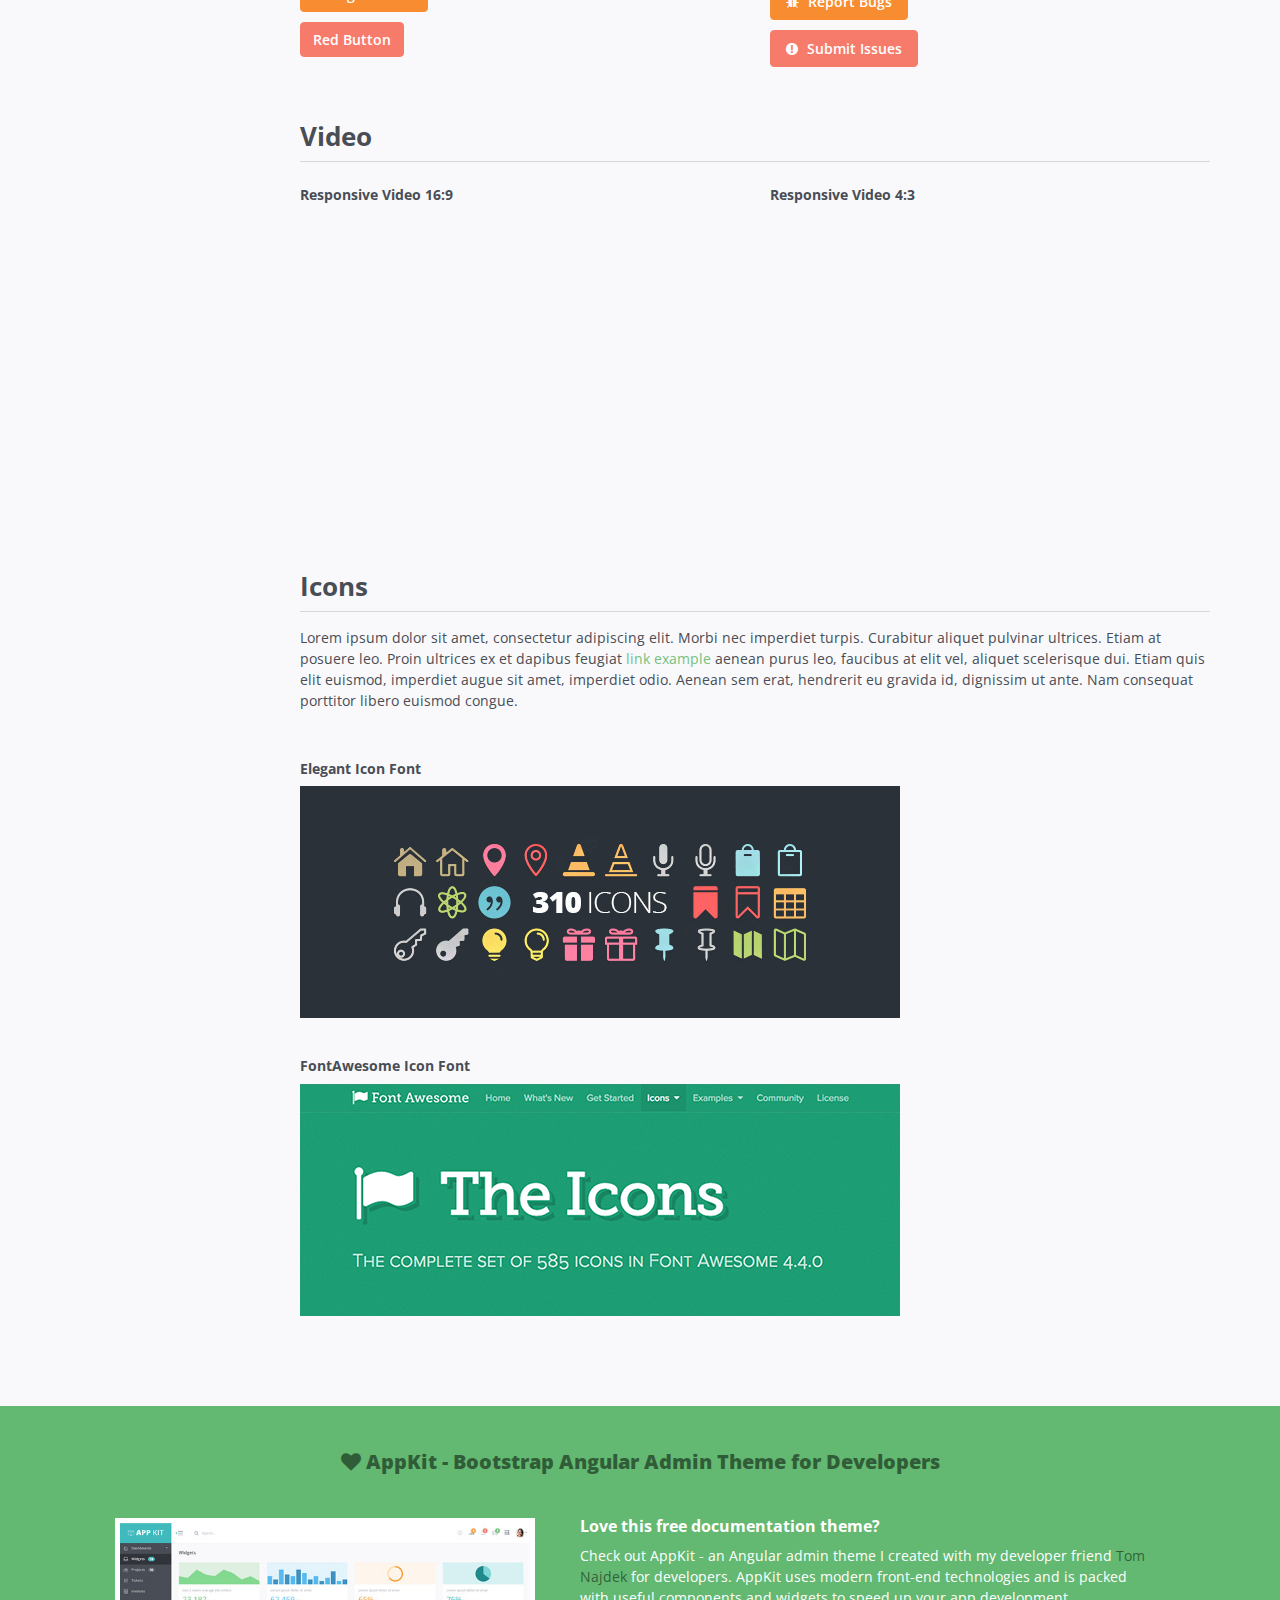
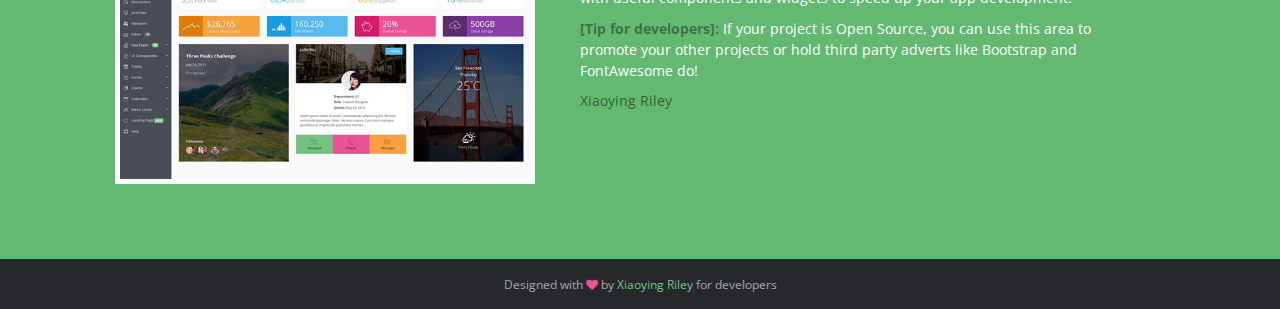
<file: start.html>
<!DOCTYPE html>
<!--[if IE 8]> <html lang="en" class="ie8"> <![endif]-->  
<!--[if IE 9]> <html lang="en" class="ie9"> <![endif]-->  
<!--[if !IE]><!--> <html lang="en"> <!--<![endif]-->  
<head>
    <title>Responsive website template for documentations</title>
    <!-- Meta -->
    <meta charset="utf-8">
    <meta http-equiv="X-UA-Compatible" content="IE=edge">
    <meta name="viewport" content="width=device-width, initial-scale=1.0">
    <meta name="description" content="">
    <meta name="author" content="">    
    <link rel="shortcut icon" href="favicon.ico">  
    <link href='http://fonts.googleapis.com/css?family=Open+Sans:300italic,400italic,600italic,700italic,800italic,400,300,600,700,800' rel='stylesheet' type='text/css'>
    <!-- Global CSS -->
    <link rel="stylesheet" href="assets/plugins/bootstrap/css/bootstrap.min.css">   
    <!-- Plugins CSS -->    
    <link rel="stylesheet" href="assets/plugins/font-awesome/css/font-awesome.css">
    <link rel="stylesheet" href="assets/plugins/prism/prism.css">
    <link rel="stylesheet" href="assets/plugins/elegant_font/css/style.css">
    
    <!-- Theme CSS -->
    <link id="theme-style" rel="stylesheet" href="assets/css/styles.css">
    <!-- HTML5 shim and Respond.js IE8 support of HTML5 elements and media queries -->
    <!--[if lt IE 9]>
      <script src="https://oss.maxcdn.com/html5shiv/3.7.2/html5shiv.min.js"></script>
      <script src="https://oss.maxcdn.com/respond/1.4.2/respond.min.js"></script>
    <![endif]-->
    
</head> 

<body class="body-green">
    <div class="page-wrapper">
        <!-- ******Header****** -->
        <header id="header" class="header">
            <div class="container">
                <div class="branding">
                    <h1 class="logo">
                        <a href="index.html">
                            <span aria-hidden="true" class="icon_documents_alt icon"></span>
                            <span class="text-highlight">Pretty</span><span class="text-bold">Docs</span>
                        </a>
                    </h1>
                </div><!--//branding-->
                <ol class="breadcrumb">
                    <li><a href="index.html">Home</a></li>
                    <li class="active">Quick Start</li>
                </ol>
            </div><!--//container-->
        </header><!--//header-->
        <div class="doc-wrapper">
            <div class="container">
                <div id="doc-header" class="doc-header text-center">
                    <h1 class="doc-title"><i class="icon fa fa-paper-plane"></i> Quick Start</h1>
                    <div class="meta"><i class="fa fa-clock-o"></i> Last updated: Jan 25th, 2016</div>
                </div><!--//doc-header-->
                <div class="doc-body">
                    <div class="doc-content">
                        <div class="content-inner">
                            <section id="download-section" class="doc-section">
                                <h2 class="section-title">Download</h2>
                                <div class="section-block">
                                    <p>Lorem ipsum dolor sit amet, consectetur adipiscing elit. Morbi nec imperdiet turpis. Curabitur aliquet pulvinar ultrices. Etiam at posuere leo. Proin ultrices ex et dapibus feugiat <a href="#">link example</a> aenean purus leo, faucibus at elit vel, aliquet scelerisque dui. Etiam quis elit euismod, imperdiet augue sit amet, imperdiet odio. Aenean sem erat, hendrerit  eu gravida id, dignissim ut ante. Nam consequat porttitor libero euismod congue. 
                                    </p>
                                    <a href="http://themes.3rdwavemedia.com" class="btn btn-green" target="_blank"><i class="fa fa-download"></i> Download PrettyDocs</a>
                                </div>
                            </section><!--//doc-section-->
                            <section id="installation-section" class="doc-section">
                                <h2 class="section-title">Installation</h2>
                                <div id="step1"  class="section-block">
                                    <h3 class="block-title">Step One</h3>
                                    <p>Lorem ipsum dolor sit amet, consectetuer adipiscing elit. Aenean commodo ligula eget dolor. Aenean massa. Cum sociis natoque penatibus et magnis dis parturient montes, nascetur ridiculus mus. Donec quam felis.
                                    </p>
                                    <div class="code-block">
                                        <h6>Default code example:</h6>
                                        <p><code>bower install &lt;package&gt;</code></p>
                                        <p><code>npm install &lt;package&gt;</code></p>
                                    </div><!--//code-block-->
                                </div><!--//section-block-->
                                <div id="step2"  class="section-block">
                                    <h3 class="block-title">Step Two</h3>
                                    <p>Lorem ipsum dolor sit amet, consectetuer adipiscing elit. Aenean commodo ligula eget dolor. Aenean massa.
                                    </p>
                                    <div class="row">
                                        <div class="col-md-6 col-sm-6 col-xs-12">
                                            <h6>Un-ordered list example</h6>
                                            <ul class="list">
        										<li>Lorem ipsum dolor sit amet.</li>
        										<li>Aliquam tincidunt mauris.</li>
        										<li>Ultricies eget vel aliquam libero.
        											<ul>
        												<li>Turpis pulvinar</li>
        												<li>Feugiat scelerisque</li>
        												<li>Ut tincidunt</li>
        											</ul>
        										</li>
        										<li>Pellentesque habitant morbi.</li>
        										<li>Praesent dapibus, neque id.</li>
        									</ul>
                                        </div>
                                        <div class="col-md-6 col-sm-6 col-xs-12">
                                            <h6>Ordered list example</h6>
                                            <ol class="list">
        										<li>Lorem ipsum dolor sit amet.</li>
        										<li>Aliquam tincidunt mauris.</li>
        										<li>Ultricies eget vel aliquam libero.
        											<ul>
        												<li>Turpis pulvinar</li>
        												<li>Feugiat scelerisque</li>
        												<li>Ut tincidunt</li>
        											</ul>
        										</li>
        										<li>Pellentesque habitant morbi.</li>
        										<li>Praesent dapibus, neque id.</li>
        									</ol>
                                        </div>
                                    </div><!--//row-->
                                </div><!--//section-block-->
                                <div id="step3"  class="section-block">
                                    <h3 class="block-title">Step Three</h3>
                                    <p>Lorem ipsum dolor sit amet, consectetuer adipiscing elit. Aenean commodo ligula eget dolor. Aenean massa. Cum sociis natoque penatibus et magnis dis parturient montes, nascetur ridiculus mus. Donec quam felis.
                                    </p>
                                </div><!--//section-block-->
                            </section><!--//doc-section-->
                            
                            <section id="code-section" class="doc-section">
                                <h2 class="section-title">Code</h2>
                                <div class="section-block">
                                    <p>
                                        <a href="http://prismjs.com/" target="_blank">PrismJS</a> is used as the syntax highlighter here. You can <a href="http://prismjs.com/download.html" target="_blank">build your own version</a> via their website should you need to.
                                    </p>
                                    
                                </div><!--//section-block-->
                                <div id="html" class="section-block">
                                    
                                    <div class="callout-block callout-success">
                                        <div class="icon-holder">
                                            <i class="fa fa-thumbs-up"></i>
                                        </div><!--//icon-holder-->
                                        <div class="content">
                                            <h4 class="callout-title">Useful Tip:</h4>
                                            <p>You can use this online <a href="https://mothereff.in/html-entities" target="_blank">HTML entity encoder/decoder</a> to generate your code examples.</p>
                                        </div><!--//content-->
                                    </div>
                                    <div class="code-block">
                                        <h6>HTML Code Example</h6>
                                        <pre><code class="language-markup">&lt;!DOCTYPE html&gt; 
&lt;html lang=&quot;en&quot;&gt; 
    ...
    &lt;div class=&quot;jumbotron&quot;&gt; 
        &lt;h1&gt;Hello, world!&lt;/h1&gt; 
        &lt;p&gt;...&lt;/p&gt; 
        &lt;p&gt;&lt;a class=&quot;btn btn-primary btn-lg&quot; href=&quot;#&quot; role=&quot;button&quot;&gt;Learn more&lt;/a&gt;&lt;/p&gt; 
    &lt;/div&gt;
    &lt;div class=&quot;jumbotron&quot;&gt; 
        &lt;h1&gt;Hello, world!&lt;/h1&gt; 
        &lt;p&gt;...&lt;/p&gt; 
        &lt;p&gt;&lt;a class=&quot;btn btn-primary btn-lg&quot; href=&quot;#&quot; role=&quot;button&quot;&gt;Learn more&lt;/a&gt;&lt;/p&gt; 
    &lt;/div&gt;
    ...
&lt;/html&gt;</code></pre>
                                    </div><!--//code-block-->
                                </div><!--//section-block-->
                                <div id="css" class="section-block">
                                    <div class="code-block">
                                        <h6>CSS Code Example</h6>
                                        <pre><code class="language-css">/* ======= Base Styling ======= */
body {
    font-family: 'Open Sans', arial, sans-serif; 
    color: #333; 
    font-size: 16px; 
    -webkit-font-smoothing: antialiased; 
    -moz-osx-font-smoothing: grayscale; 
}</code></pre>
                                    </div><!--//code-block-->
                                </div><!--//section-block-->
                                <div id="less" class="section-block">
                                    <div class="code-block">
                                        <h6>LESS Code Example</h6>
                                        <pre><code class="language-css">/*
* Template Name: prettyDocs - Responsive Website Template for documentations 
* Version: 1.0 
* Author: Xiaoying Riley 
* License: Creative Commons Attribution 3.0 License 
* Twitter: @3rdwave_themes 
* Website: http://themes.3rdwavemedia.com/ 
*/ 
@import &quot;mixins.less&quot;; 
@import &quot;theme-default.less&quot;; 
@import &quot;base.less&quot;; 
@import &quot;doc.less&quot;; 
@import &quot;landing.less&quot;; 
@import &quot;responsive.less&quot;;</code></pre>
                                    </div><!--//code-block-->
                                </div><!--//section-block-->
                                <div id="sass" class="section-block">
                                    <div class="code-block">
                                        <h6>Sass Code Example</h6>
                                        <pre><code class="language-sass">#main {
    $width: 5em; 
    width: $width; 
}

#sidebar { 
    width: $width; 
}</code></pre>
                                    </div><!--//code-block-->
                                </div><!--//section-block-->
                                <div id="javascript" class="section-block">
                                    <div class="code-block">
                                        <h6>JavaScript Code Example</h6>
                                        <pre><code class="language-javascript">&lt;script&gt; 
    function myFunction(a, b) { 
        return a * b; 
    } 
    
    document.getElementById(&quot;demo&quot;).innerHTML = myFunction(4, 3); 
&lt;/script&gt;</code></pre>
                                    </div><!--//code-block-->
                                </div><!--//section-block-->
                                <div id="python" class="section-block">
                                    <div class="code-block">
                                        <h6>Python Code Example</h6>
                                        <pre><code class="language-python">&gt;&gt;&gt; x = int(input(&quot;
Please enter an integer: &quot;)) Please enter an integer: 42 
&gt;&gt;&gt; if x &lt; 0: 
... x = 0 
... print('Negative changed to zero') 
... elif x == 0: 
... print('Zero') 
... elif x == 1: 
... print('Single') 
... else: 
... print('More') 
... More</code></pre>
                                    </div><!--//code-block-->
                                </div><!--//section-block-->
                                <div id="php" class="section-block">
                                    <div class="code-block">
                                        <h6>PHP Code Example</h6>
                                        <pre><code class="language-php">&lt;?php 
$txt = &quot;Hello world!&quot;; 
$x = 5; 
$y = 10.5; 

echo $txt; 
echo &quot;&lt;br&gt;&quot;; 
echo $x; 
echo &quot;&lt;br&gt;&quot;; 
echo $y; 
?&gt;</code></pre>
                                    </div><!--//code-block-->
                                </div><!--//section-block-->
                                <div id="handlebars" class="section-block">
                                    <div class="code-block">
                                        <h6>Handlebars Code Example</h6>
                                        <pre><code class="language-handlebars">Handlebars.registerHelper('list', function(items, options) { 
  var out = &quot;&lt;ul&gt;&quot;; 
  
  for(var i=0, l=items.length; i&lt;l; i++) { 
    out = out + &quot;&lt;li&gt;&quot; + options.fn(items[i]) + &quot;&lt;/li&gt;&quot;; 
  } 
  
  return out + &quot;&lt;/ul&gt;&quot;; 
});</code></pre>
                                    </div><!--//code-block-->
                                    <div class="code-block">
                                        <h6>Git Code Example</h6>
                                        <pre><code class="language-git">$ git add Documentation.txt</code></pre>
                                    </div><!--//code-block-->
                                </div><!--//section-block-->
                            </section><!--//doc-section-->
                            <section id="callouts-section" class="doc-section">
                                <h2 class="section-title">Callouts</h2>
                                <div class="section-block">
                                    <p>Lorem ipsum dolor sit amet, consectetuer adipiscing elit. Aenean commodo ligula eget dolor. Aenean massa. Cum sociis natoque penatibus et magnis dis parturient montes, nascetur ridiculus mus. Donec quam felis, ultricies nec, pellentesque eu, pretium quis, sem. Nulla consequat massa quis enim. Donec pede justo, fringilla vel, aliquet nec, vulputate eget, arcu. In enim justo, rhoncus ut, imperdiet a, venenatis vitae, justo. 
                                    </p>
                                </div>

                                <div class="section-block">
                                    <div class="callout-block callout-info">
                                        <div class="icon-holder">
                                            <i class="fa fa-info-circle"></i>
                                        </div><!--//icon-holder-->
                                        <div class="content">
                                            <h4 class="callout-title">Aenean imperdiet</h4>
                                            <p>Sed ut perspiciatis unde omnis iste natus error sit voluptatem accusantium <code>&lt;code&gt;</code> , Nemo enim ipsam voluptatem quia voluptas <a href="#">link example</a> sit aspernatur aut odit aut fugit.</p>
                                        </div><!--//content-->
                                    </div><!--//callout-block-->
                                    
                                    <div class="callout-block callout-warning">
                                        <div class="icon-holder">
                                            <i class="fa fa-bug"></i>
                                        </div><!--//icon-holder-->
                                        <div class="content">
                                            <h4 class="callout-title">Morbi posuere</h4>
                                            <p>Nunc hendrerit odio quis dignissim efficitur. Proin ut finibus libero. Morbi posuere fringilla felis eget sagittis. Fusce sem orci, cursus in tortor <a href="#">link example</a> tellus vel diam viverra elementum.</p>
                                        </div><!--//content-->
                                    </div><!--//callout-block-->
                                    
                                    <div class="callout-block callout-success">
                                        <div class="icon-holder">
                                            <i class="fa fa-thumbs-up"></i>
                                        </div><!--//icon-holder-->
                                        <div class="content">
                                            <h4 class="callout-title">Lorem ipsum dolor sit amet</h4>
                                            <p>Lorem ipsum dolor sit amet, consectetuer adipiscing elit. <a href="#">Link example</a> aenean commodo ligula eget dolor.</p>
                                        </div><!--//content-->
                                    </div><!--//callout-block-->
                                    
                                    <div class="callout-block callout-danger">
                                        <div class="icon-holder">
                                            <i class="fa fa-exclamation-triangle"></i>
                                        </div><!--//icon-holder-->
                                        <div class="content">
                                            <h4 class="callout-title">Interdum et malesuada</h4>
                                            <p>Morbi eget interdum sapien. Donec sed turpis sed nulla lacinia accumsan vitae ut tellus. Aenean vestibulum <a href="#">Link example</a> maximus ipsum vel dignissim. Morbi ornare elit sit amet massa feugiat, viverra dictum ipsum pellentesque. </p>
                                        </div><!--//content-->
                                    </div><!--//callout-block-->
                                </div>
                            </section><!--//doc-section-->
                            <section id="tables-section" class="doc-section">
                                <h2 class="section-title">Tables</h2>
                                <div class="section-block">
                                    <p>Lorem ipsum dolor sit amet, consectetuer adipiscing elit. Aenean commodo ligula eget dolor. Aenean massa. Cum sociis natoque penatibus et magnis dis parturient montes, nascetur ridiculus mus. Donec quam felis.
                                    </p>
                                </div>
                                <div class="section-block">
                                    <h6>Basic Table</h6>
                                    <div class="table-responsive">
                                        <table class="table">
                                            <thead>
                                                <tr>
                                                    <th>#</th>
                                                    <th>First Name</th>
                                                    <th>Last Name</th>
                                                    <th>Username</th>
                                                </tr>
                                            </thead>
                                            <tbody>
                                                <tr>
                                                    <th scope="row">1</th>
                                                    <td>Mark</td>
                                                    <td>Otto</td>
                                                    <td>@mdo</td>
                                                </tr>
                                                <tr>
                                                    <th scope="row">2</th>
                                                    <td>Jacob</td>
                                                    <td>Thornton</td>
                                                    <td>@fat</td>
                                                </tr>
                                                <tr>
                                                    <th scope="row">3</th>
                                                    <td>Larry</td>
                                                    <td>the Bird</td>
                                                    <td>@twitter</td>
                                                </tr>
                                            </tbody>
                                        </table>
                                    </div><!--//table-responsive-->
                                    <h6>Bordered Table</h6>
                                    <div class="table-responsive">
                                        <table class="table table-striped">
                                            <thead>
                                                <tr>
                                                    <th>#</th>
                                                    <th>First Name</th>
                                                    <th>Last Name</th>
                                                    <th>Username</th>
                                                </tr>
                                            </thead>
                                            <tbody>
                                                <tr>
                                                    <th scope="row">1</th>
                                                    <td>Mark</td>
                                                    <td>Otto</td>
                                                    <td>@mdo</td>
                                                </tr>
                                                <tr>
                                                    <th scope="row">2</th>
                                                    <td>Jacob</td>
                                                    <td>Thornton</td>
                                                    <td>@fat</td>
                                                </tr>
                                                <tr>
                                                    <th scope="row">3</th>
                                                    <td>Larry</td>
                                                    <td>the Bird</td>
                                                    <td>@twitter</td>
                                                </tr>
                                            </tbody>
                                        </table>
                                    </div><!--//table-responsive-->
                                    <h6>Striped Table</h6>
                                    <div class="table-responsive">
                                        <table class="table table-bordered">
                                            <thead>
                                                <tr>
                                                    <th>#</th>
                                                    <th>First Name</th>
                                                    <th>Last Name</th>
                                                    <th>Username</th>
                                                </tr>
                                            </thead>
                                            <tbody>
                                                <tr>
                                                    <th scope="row">1</th>
                                                    <td>Mark</td>
                                                    <td>Otto</td>
                                                    <td>@mdo</td>
                                                </tr>
                                                <tr>
                                                    <th scope="row">2</th>
                                                    <td>Jacob</td>
                                                    <td>Thornton</td>
                                                    <td>@fat</td>
                                                </tr>
                                                <tr>
                                                    <th scope="row">3</th>
                                                    <td>Larry</td>
                                                    <td>the Bird</td>
                                                    <td>@twitter</td>
                                                </tr>
                                            </tbody>
                                        </table>
                                    </div><!--//table-responsive-->
                                </div><!--//section-block-->
                            </section><!--//doc-section-->
                            <section id="buttons-section" class="doc-section">
                                <h2 class="section-title">Buttons</h2>
                                <div class="section-block">
                                    <p>Lorem ipsum dolor sit amet, consectetur adipiscing elit. Morbi nec imperdiet turpis. Curabitur aliquet pulvinar ultrices. Etiam at posuere leo. Proin ultrices ex et dapibus feugiat <a href="#">link example</a> aenean purus leo, faucibus at elit vel, aliquet scelerisque dui. Etiam quis elit euismod, imperdiet augue sit amet, imperdiet odio. Aenean sem erat, hendrerit  eu gravida id, dignissim ut ante. Nam consequat porttitor libero euismod congue. 
                                    </p>
                                    <div class="row">
                                        <div class="col-md-6 col-sm-6 col-xs-12">
                                            <h6>Basic Buttons</h6>
                                            <ul class="list list-unstyled">
                                                <li><a href="#" class="btn btn-primary">Primary Button</a></li>
                                                <li><a href="#" class="btn btn-green">Green Button</a></li>
                                                <li><a href="#" class="btn btn-blue">Blue Button</a></li>
                                                <li><a href="#" class="btn btn-orange">Orange Button</a></li>
                                                <li><a href="#" class="btn btn-red">Red Button</a></li>
                                            </ul>
                                        </div>
                                        <div class="col-md-6 col-sm-6 col-xs-12">
                                            <h6>CTA Buttons</h6>
                                            <ul class="list list-unstyled">
                                                <li><a href="#" class="btn btn-primary btn-cta"><i class="fa fa-download"></i> Download Now</a></li>
                                                <li><a href="#" class="btn btn-green btn-cta"><i class="fa fa-code-fork"></i> Fork Now</a></li>
                                                <li><a href="#" class="btn btn-blue btn-cta"><i class="fa fa-play-circle"></i> Find Out Now</a></li>
                                                <li><a href="#" class="btn btn-orange btn-cta"><i class="fa fa-bug"></i> Report Bugs</a></li>
                                                <li><a href="#" class="btn btn-red btn-cta"><i class="fa fa-exclamation-circle"></i> Submit Issues</a></li>
                                            </ul>
                                        </div>
                                    </div><!--//row-->
                                </div><!--//section-block-->
                            </section><!--//doc-section-->
                            <section id="video-section" class="doc-section">
                                <h2 class="section-title">Video</h2>
                                <div class="section-block">
                                    <div class="row">
                                        <div class="col-md-6 col-sm-6 col-xs-12">
                                            <h6>Responsive Video 16:9</h6>
                                            <!-- 16:9 aspect ratio -->
                                            <div class="embed-responsive embed-responsive-16by9">
                                                <iframe class="embed-responsive-item" src="https://www.youtube.com/embed/ejBkOjEG6F0?rel=0&amp;controls=0&amp;showinfo=0" frameborder="0" allowfullscreen></iframe>
                                            </div>
                                        </div>
                                        <div class="col-md-6 col-sm-6 col-xs-12">
                                            <h6>Responsive Video 4:3</h6>
                                            <!-- 4:3 aspect ratio -->
                                            <div class="embed-responsive embed-responsive-4by3">
                                                <iframe class="embed-responsive-item" src="https://www.youtube.com/embed/ejBkOjEG6F0?rel=0&amp;controls=0&amp;showinfo=0" frameborder="0" allowfullscreen></iframe>
                                            </div>
                                        </div>
                                    </div><!--//row-->
                                </div><!--//section-block-->
                            <section id="icons-section" class="doc-section">
                                <h2 class="section-title">Icons</h2>
                                <div class="section-block">
                                    <p>Lorem ipsum dolor sit amet, consectetur adipiscing elit. Morbi nec imperdiet turpis. Curabitur aliquet pulvinar ultrices. Etiam at posuere leo. Proin ultrices ex et dapibus feugiat <a href="#">link example</a> aenean purus leo, faucibus at elit vel, aliquet scelerisque dui. Etiam quis elit euismod, imperdiet augue sit amet, imperdiet odio. Aenean sem erat, hendrerit  eu gravida id, dignissim ut ante. Nam consequat porttitor libero euismod congue. 
                                    </p>
                                </div><!--//section-block-->
                                <div class="section-block">
                                    <h6>Elegant Icon Font</h6>
                                    <a href="https://www.elegantthemes.com/blog/resources/elegant-icon-font" target="_blank"><img class="img-responsive" src="assets/images/demo/elegant-icon-font.jpg" alt="elegant icons" /></a>
                                </div><!--//section-block-->
                                <div class="section-block">
                                    <h6>FontAwesome Icon Font</h6>
                                    <a href="https://fortawesome.github.io/Font-Awesome/" target="_blank"><img class="img-responsive" src="assets/images/demo/fontawesome-icons.png" alt="fontawesome" /></a>
                                </div><!--//section-block-->
                                
                            </section><!--//doc-section-->
                            
                            </section><!--//doc-section-->
                        </div><!--//content-inner-->
                    </div><!--//doc-content-->
                    <div class="doc-sidebar hidden-xs">
                        <nav id="doc-nav">
                            <ul id="doc-menu" class="nav doc-menu" data-spy="affix">
                                <li><a class="scrollto" href="#download-section">Download</a></li>
                                <li>
                                    <a class="scrollto" href="#installation-section">Installation</a>
                                    <ul class="nav doc-sub-menu">
                                        <li><a class="scrollto" href="#step1">Step One</a></li>
                                        <li><a class="scrollto" href="#step2">Step Two</a></li>
                                        <li><a class="scrollto" href="#step3">Step Three</a></li>
                                    </ul><!--//nav-->
                                </li>
                                <li>
                                    <a class="scrollto" href="#code-section">Code</a>
                                    <ul class="nav doc-sub-menu">
                                        <li><a class="scrollto" href="#html">HTML</a></li>
                                        <li><a class="scrollto" href="#css">CSS</a></li>
                                        <li><a class="scrollto" href="#less">LESS</a></li>
                                        <li><a class="scrollto" href="#sass">Sass</a></li>
                                        <li><a class="scrollto" href="#javascript">JavaScript</a></li>
                                        <li><a class="scrollto" href="#python">Python</a></li>
                                        <li><a class="scrollto" href="#php">PHP</a></li>
                                        <li><a class="scrollto" href="#handlebars">Handlebars</a></li>
                                    </ul><!--//nav-->
                                </li>
                                <li><a class="scrollto" href="#callouts-section">Callouts</a></li>
                                <li><a class="scrollto" href="#tables-section">Tables</a></li>
                                <li><a class="scrollto" href="#buttons-section">Buttons</a></li>
                                <li><a class="scrollto" href="#video-section">Video</a></li>
                                <li><a class="scrollto" href="#icons-section">Icons</a></li>
                            </ul><!--//doc-menu-->
                        </nav>
                    </div><!--//doc-sidebar-->
                </div><!--//doc-body-->              
            </div><!--//container-->
        </div><!--//doc-wrapper-->
        
        <div id="promo-block" class="promo-block">
            <div class="container">
                <div class="promo-block-inner">
                    <h3 class="promo-title text-center"><i class="fa fa-heart"></i> <a href="https://wrapbootstrap.com/theme/appkit-admin-theme-angularjs-WB051SCJ1?ref=3wm" target="_blank">AppKit - Bootstrap Angular Admin Theme for Developers</a></h3>
                    <div class="row">
                        <div class="figure-holder col-md-5 col-sm-6 col-xs-12">
                            <div class="figure-holder-inner">
                                <a href="https://wrapbootstrap.com/theme/appkit-admin-theme-angularjs-WB051SCJ1?ref=3wm" target="_blank"><img class="img-responsive" src="assets/images/demo/appkit-widgets-thumb.jpg" alt="AppKit Theme" /></a>
                                <a class="mask" href="#hook"><i class="icon fa fa-heart pink"></i></a>
                                
                            </div>
                        </div><!--//figure-holder-->
                        <div class="content-holder col-md-7 col-sm-6 col-xs-12">
                            <div class="content-holder-inner">
                                <div class="desc">
                                    <h4 class="content-title"><strong>Love this free documentation theme?</strong></h4>
                                    <p>Check out AppKit - an Angular admin theme I created with my developer friend <a href="https://twitter.com/tnajdek">Tom Najdek</a> for developers. AppKit uses modern front-end technologies and is packed with useful components and widgets to speed up your app development.</p>
                                    <p><strong class="highlight">[Tip for developers]:</strong> If your project is Open Source, you can use this area to promote your other projects or hold third party adverts like Bootstrap and FontAwesome do!</p>
                                </div><!--//desc-->
                                <div class="author"><a href="http://themes.3rdwavemedia.com">Xiaoying Riley</a></div>
                            </div><!--//content-holder-inner-->
                        </div><!--//content-holder-->
                    </div><!--//row-->
                </div><!--//promo-block-inner-->  
            </div><!--//container-->
        </div><!--//promo-block-->
        
    </div><!--//page-wrapper-->
    
    <footer id="footer" class="footer text-center">
        <div class="container">
            <!--/* This template is released under the Creative Commons Attribution 3.0 License. Please keep the attribution link below when using for your own project. Thank you for your support. :) If you'd like to use the template without the attribution, you can check out other license options via our website: themes.3rdwavemedia.com */-->
            <small class="copyright">Designed with <i class="fa fa-heart"></i> by <a href="http://themes.3rdwavemedia.com/" targe="_blank">Xiaoying Riley</a> for developers</small>
            
        </div><!--//container-->
    </footer><!--//footer-->
    
     
    <!-- Main Javascript -->          
    <script type="text/javascript" src="assets/plugins/jquery-1.12.3.min.js"></script>
    <script type="text/javascript" src="assets/plugins/bootstrap/js/bootstrap.min.js"></script>
    <script type="text/javascript" src="assets/plugins/prism/prism.js"></script>    
    <script type="text/javascript" src="assets/plugins/jquery-scrollTo/jquery.scrollTo.min.js"></script>                                                                
    <script type="text/javascript" src="assets/plugins/jquery-match-height/jquery.matchHeight-min.js"></script>
    <script type="text/javascript" src="assets/js/main.js"></script>
    
</body>
</html>
</file>
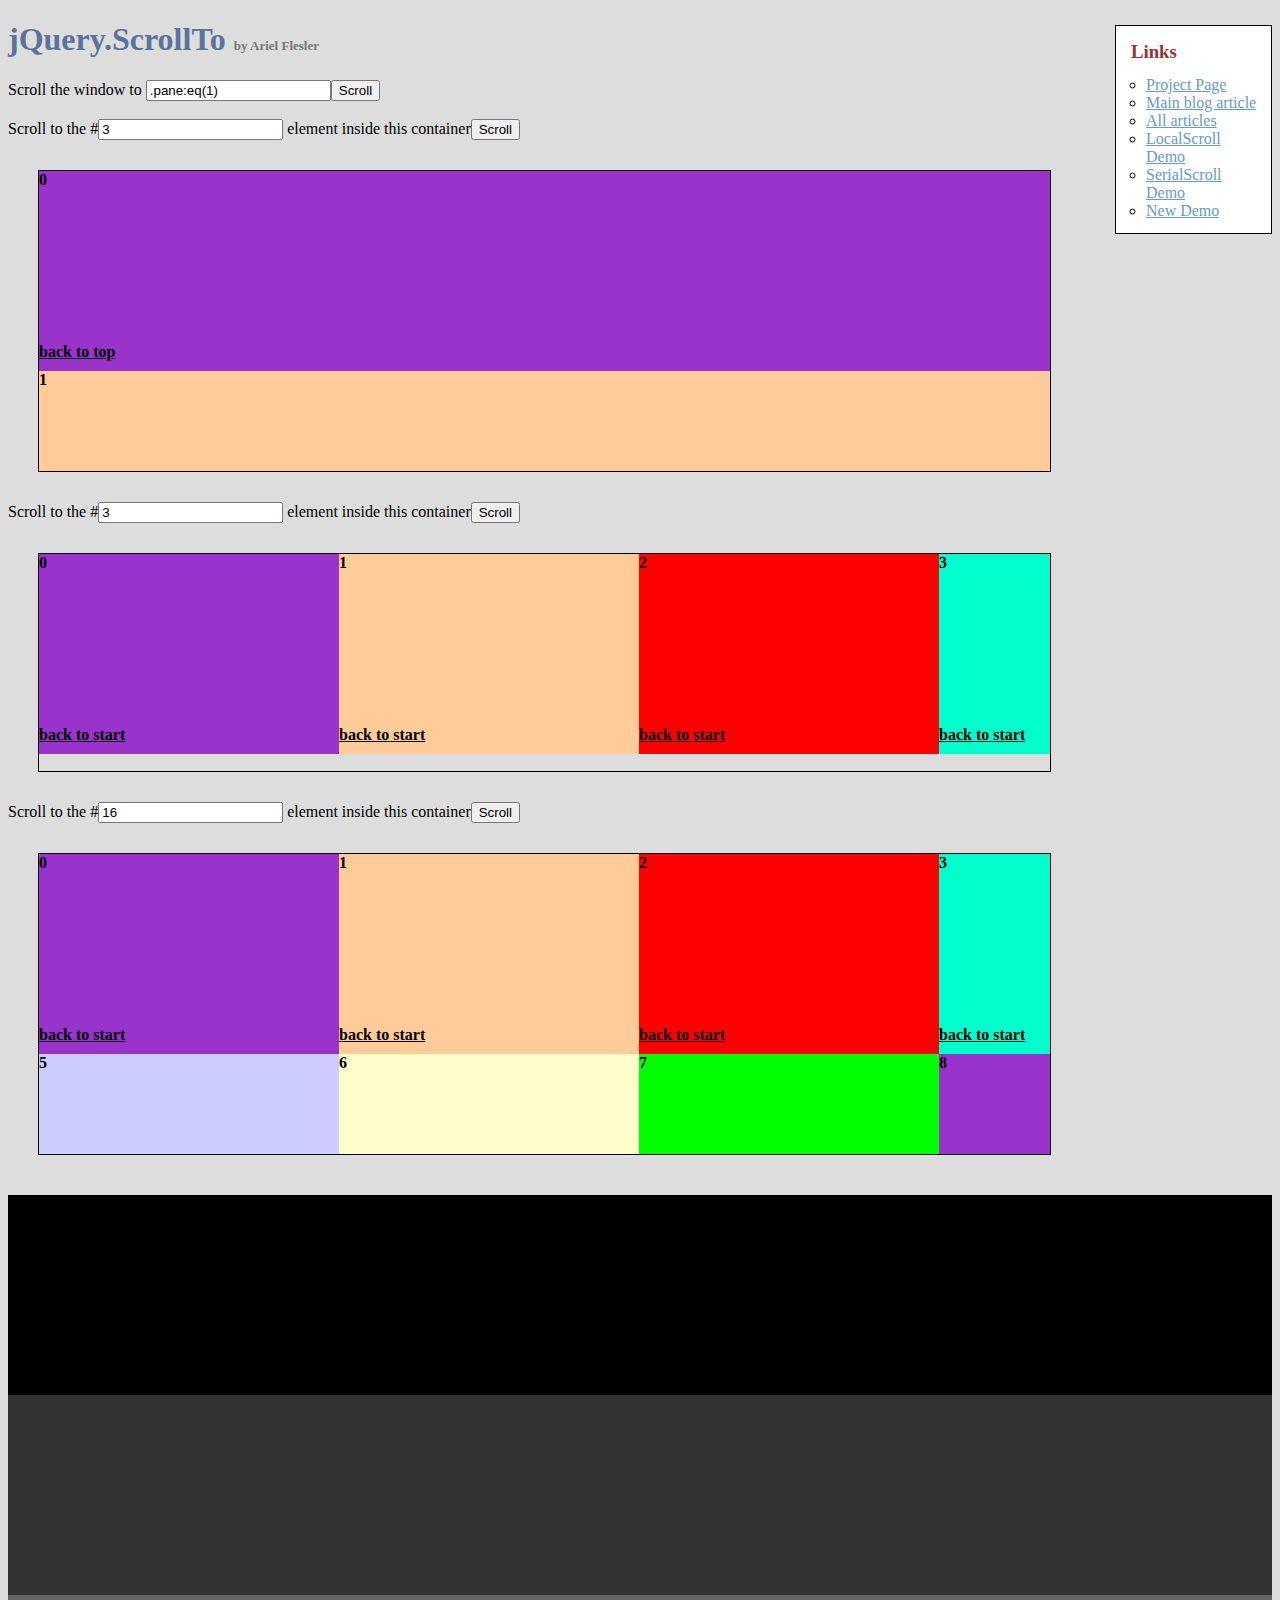
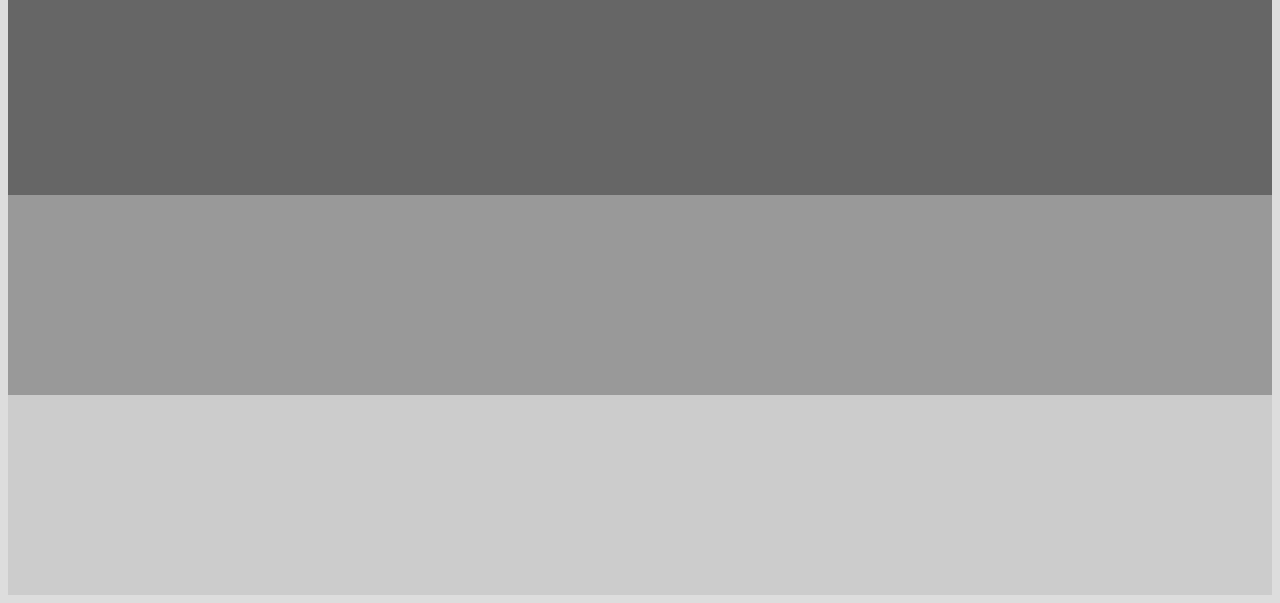
<file: assets/plugins/jquery-scrollTo/demo/index.old.html>
<!DOCTYPE html PUBLIC "-//W3C//DTD XHTML 1.0 Transitional//EN" "http://www.w3.org/TR/xhtml1/DTD/xhtml1-transitional.dtd">
<html xmlns="http://www.w3.org/1999/xhtml">
<head>
	<meta http-equiv="Content-Type" content="text/html; charset=iso-8859-1" />
	<title>jQuery.ScrollTo</title>
	<meta name="keywords" content="javascript, jquery, plugins, scroll, scrollTo, smooth, animation, to, effect, ariel, flesler, window, overflow, element, navigation, customizable" />
	<meta name="description" content="Demo of jQuery.scrollTo. Lightweight, cross-browser and highly customizable animated scrolling with jQuery, made by Ariel Flesler." />
	<meta name="robots" content="index,follow" />
	<link type="text/css" rel="stylesheet" href="css/style.old.css" />
	<script type="text/javascript" src="https://ajax.googleapis.com/ajax/libs/jquery/1.8.0/jquery.min.js"></script>
	<script type="text/javascript" src="../jquery.scrollTo.js"></script>
	<script type="text/javascript">
		jQuery(function( $ ){
			//borrowed from jQuery easing plugin
			//http://gsgd.co.uk/sandbox/jquery.easing.php
			$.easing.elasout = function(x, t, b, c, d) {
				var s=1.70158;var p=0;var a=c;
				if (t==0) return b;  if ((t/=d)==1) return b+c;  if (!p) p=d*.3;
				if (a < Math.abs(c)) { a=c; var s=p/4; }
				else var s = p/(2*Math.PI) * Math.asin (c/a);
				return a*Math.pow(2,-10*t) * Math.sin( (t*d-s)*(2*Math.PI)/p ) + c + b;
			};	
			$('button').click(function(){//this is not the cleanest way to do this, I'm just keeping it short.
				var index = parseInt( $(this).prev('input').val() ) || 0;
				var $c = $(this).parent().next();
				$c.stop().scrollTo('li:eq('+index+')', {duration:2500, easing:'elasout',axis:$c.attr('id')});
			});
			$('#btn_screen').click(function(){
				$.scrollTo( $('#txt_screen').val(), {duration:2500} );
			});
			$('div.container a').click(function(){
				var $c = $(this).parents('.container');
				$c.stop().scrollTo( 0, {duration:2000,axis:$c.attr('id'), queue:true} );
				return false;
			});
		});
	</script>
</head>
<body>
	<h1>jQuery.ScrollTo&nbsp;<strong>by Ariel Flesler</strong></h1>
	<div id="links" class="part" style="width:135px">
		<h3>Links</h3>
		<ul>
			<li><a target="_blank" href="http://plugins.jquery.com/project/ScrollTo">Project Page</a></li>
			<li><a target="_blank" href="http://flesler.blogspot.com/2007/10/jqueryscrollto.html">Main blog article</a></li>
			<li><a target="_blank" href="http://flesler.blogspot.com/search/label/jQuery.ScrollTo">All articles</a></li>
			<li><a target="_blank" href="http://flesler.webs.com/jQuery.LocalScroll/">LocalScroll Demo</a></li>
			<li><a target="_blank" href="http://flesler.webs.com/jQuery.SerialScroll/">SerialScroll Demo</a></li>
			<li><a target="_blank" href="./" rel="prev" rev="next">New Demo</a></li>
		</ul>
	</div>
	<label for="txt_screen">Scroll the window to <input id="txt_screen" type="text" value=".pane:eq(1)" /><input id="btn_screen" type="button" value="Scroll" /></label><br /><br />
	<label>Scroll to the #<input type="text" value="3" /> element inside this container<button>Scroll</button></label>
	<div id="y" class="container">
		<ul>
			<li style="background-color:#9933CC;"><p>0</p><a href="#">back to top</a></li>
			<li style="background-color:#FFCC99;"><p>1</p><a href="#">back to top</a></li>
			<li style="background-color:#FF0000;"><p>2</p><a href="#">back to top</a></li>
			<li style="background-color:#00FFCC;"><p>3</p><a href="#">back to top</a></li>
			<li style="background-color:#663366;"><p>4</p><a href="#">back to top</a></li>
			<li style="background-color:#CCCCFF;"><p>5</p><a href="#">back to top</a></li>
			<li style="background-color:#FFFFCC;"><p>6</p><a href="#">back to top</a></li>
			<li style="background-color:#00FF00;"><p>7</p><a href="#">back to top</a></li>
		</ul>
	</div>
	<label>Scroll to the #<input type="text" value="3" /> element inside this container<button>Scroll</button></label>
	<div id="x" class="container">
		<ul style="width:4820px;">
			<li style="background-color:#9933CC;"><p>0</p><a href="#">back to start</a></li>
			<li style="background-color:#FFCC99;"><p>1</p><a href="#">back to start</a></li>
			<li style="background-color:#FF0000;"><p>2</p><a href="#">back to start</a></li>
			<li style="background-color:#00FFCC;"><p>3</p><a href="#">back to start</a></li>
			<li style="background-color:#663366;"><p>4</p><a href="#">back to start</a></li>
			<li style="background-color:#CCCCFF;"><p>5</p><a href="#">back to start</a></li>
			<li style="background-color:#FFFFCC;"><p>6</p><a href="#">back to start</a></li>
			<li style="background-color:#00FF00;"><p>7</p><a href="#">back to start</a></li>
			<li style="background-color:#9933CC;"><p>8</p><a href="#">back to start</a></li>
			<li style="background-color:#FFCC99;"><p>9</p><a href="#">back to start</a></li>
			<li style="background-color:#FF0000;"><p>10</p><a href="#">back to start</a></li>
			<li style="background-color:#00FFCC;"><p>11</p><a href="#">back to start</a></li>
			<li style="background-color:#663366;"><p>12</p><a href="#">back to start</a></li>
			<li style="background-color:#CCCCFF;"><p>13</p><a href="#">back to start</a></li>
			<li style="background-color:#FFFFCC;"><p>14</p><a href="#">back to start</a></li>
			<li style="background-color:#00FF00;"><p>15</p><a href="#">back to start</a></li>
		</ul>
	</div>
	<label>Scroll to the #<input type="text" value="16" /> element inside this container<button>Scroll</button></label>
	<div id="xy" class="container">
		<ul style="width:1500px;">
			<li style="background-color:#9933CC;"><p>0</p><a href="#">back to start</a></li>
			<li style="background-color:#FFCC99;"><p>1</p><a href="#">back to start</a></li>
			<li style="background-color:#FF0000;"><p>2</p><a href="#">back to start</a></li>
			<li style="background-color:#00FFCC;"><p>3</p><a href="#">back to start</a></li>
			<li style="background-color:#663366;"><p>4</p><a href="#">back to start</a></li>
			<li style="background-color:#CCCCFF;"><p>5</p><a href="#">back to start</a></li>
			<li style="background-color:#FFFFCC;"><p>6</p><a href="#">back to start</a></li>
			<li style="background-color:#00FF00;"><p>7</p><a href="#">back to start</a></li>
			<li style="background-color:#9933CC;"><p>8</p><a href="#">back to start</a></li>
			<li style="background-color:#FFCC99;"><p>9</p><a href="#">back to start</a></li>
			<li style="background-color:#FF0000;"><p>10</p><a href="#">back to start</a></li>
			<li style="background-color:#00FFCC;"><p>11</p><a href="#">back to start</a></li>
			<li style="background-color:#663366;"><p>12</p><a href="#">back to start</a></li>
			<li style="background-color:#CCCCFF;"><p>13</p><a href="#">back to start</a></li>
			<li style="background-color:#FFFFCC;"><p>14</p><a href="#">back to start</a></li>
			<li style="background-color:#00FF00;"><p>15</p><a href="#">back to start</a></li>
			<li style="background-color:#9933CC;"><p>16</p><a href="#">back to start</a></li>
			<li style="background-color:#FFCC99;"><p>17</p><a href="#">back to start</a></li>
			<li style="background-color:#FF0000;"><p>18</p><a href="#">back to start</a></li>
			<li style="background-color:#00FFCC;"><p>19</p><a href="#">back to start</a></li>
			<li style="background-color:#663366;"><p>20</p><a href="#">back to start</a></li>
			<li style="background-color:#CCCCFF;"><p>21</p><a href="#">back to start</a></li>
			<li style="background-color:#FFFFCC;"><p>22</p><a href="#">back to start</a></li>
			<li style="background-color:#00FF00;"><p>23</p><a href="#">back to start</a></li>
			<li style="background-color:#9933CC;"><p>24</p><a href="#">back to start</a></li>
			<li style="background-color:#FFCC99;"><p>25</p><a href="#">back to start</a></li>
			<li style="background-color:#FF0000;"><p>26</p><a href="#">back to start</a></li>
			<li style="background-color:#00FFCC;"><p>27</p><a href="#">back to start</a></li>
			<li style="background-color:#663366;"><p>28</p><a href="#">back to start</a></li>
			<li style="background-color:#CCCCFF;"><p>29</p><a href="#">back to start</a></li>
		</ul>
	</div>
	<div class="pane" style="background-color:#000000;margin-top:40px;"></div>
	<div class="pane" style="background-color:#333333;"></div>
	<div class="pane" style="background-color:#666666;"></div>
	<div class="pane" style="background-color:#999999;"></div>
	<div class="pane" style="background-color:#CCCCCC;"></div>
</body>
</html>
</file>
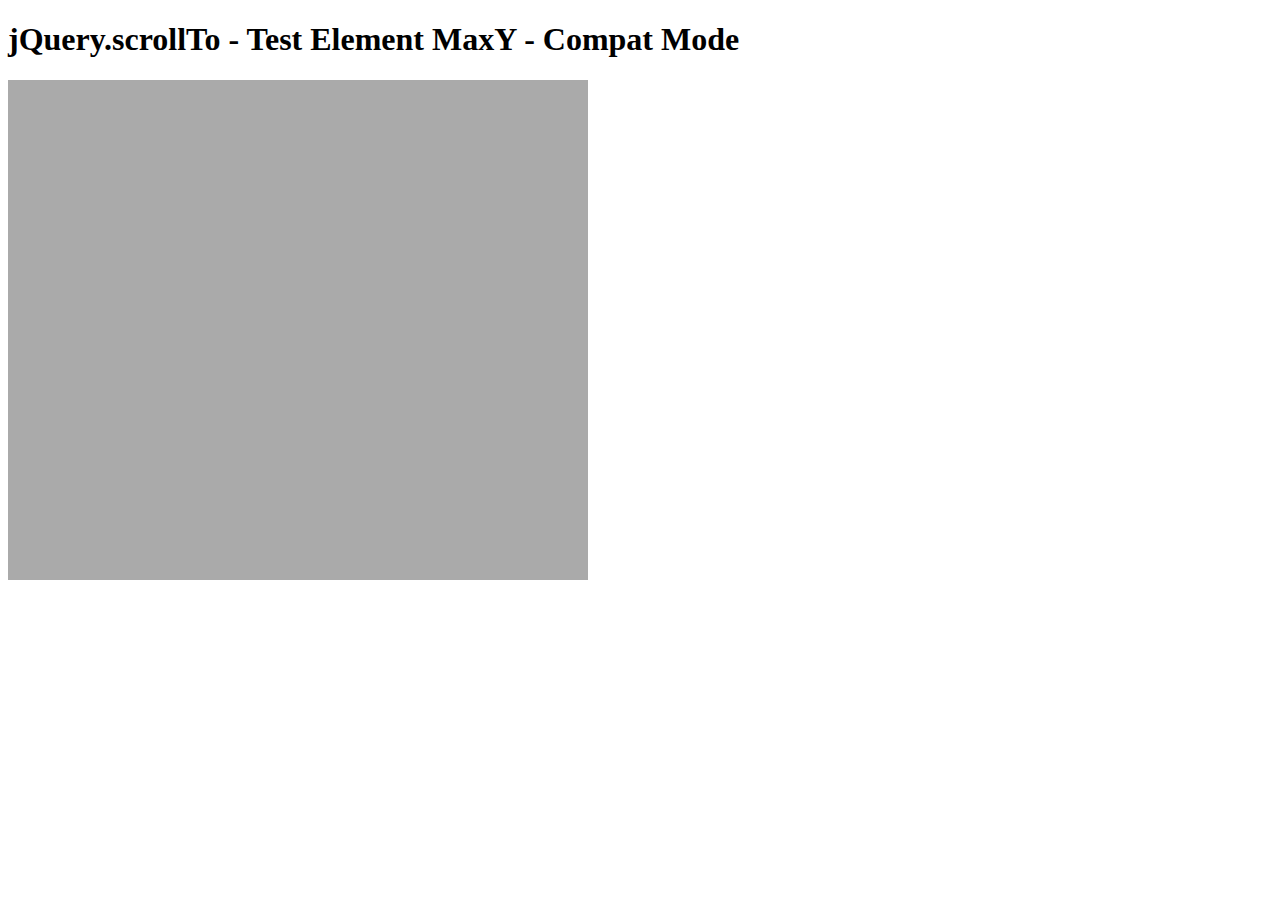
<file: assets/plugins/jquery-scrollTo/tests/ElemMaxY-compat.html>
<!DOCTYPE html PUBLIC "-//W3C//DTD XHTML 1.0 Transitional//EN" "http://www.w3.org/TR/xhtml1/DTD/xhtml1-transitional.dtd">
<html xmlns="http://www.w3.org/1999/xhtml">
<head>
	<meta http-equiv="Content-Type" content="text/html; charset=iso-8859-1" />
	<title>jQuery.scrollTo - Test Element MaxY - Compat Mode</title>
	<script type="text/javascript" src="https://code.jquery.com/jquery-1.11.0.js"></script>
	<script type="text/javascript" src="../jquery.scrollTo.js"></script>
	<script type="text/javascript" src="test.js"></script>
</head>
<body>
	<h1>jQuery.scrollTo - Test Element MaxY - Compat Mode</h1>
	
	<div id="viewport" style="width:600px;height:500px;overflow: auto">
		<div id="ua" style="height:1500px; width:500px; padding:0 40px; background-color:#AAA">
			&nbsp;
		</div>
	</div>
	<script type="text/javascript">
		$('#viewport').test();
	</script>
</html>
</file>
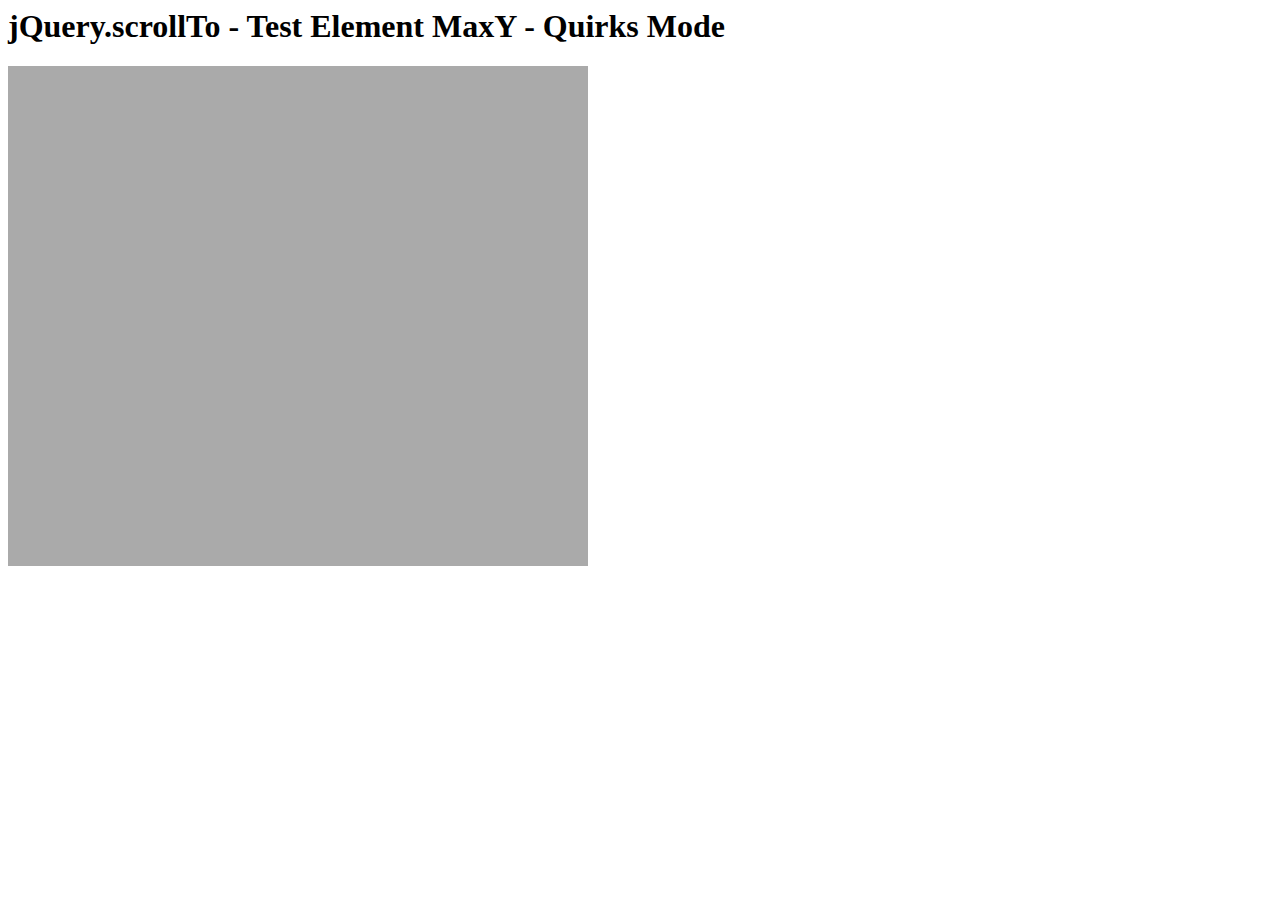
<file: assets/plugins/jquery-scrollTo/tests/ElemMaxY-quirks.html>
<html>
<head>
	<meta http-equiv="Content-Type" content="text/html; charset=iso-8859-1" />
	<title>jQuery.scrollTo - Test Element MaxY - Quirks Mode</title>
	<script type="text/javascript" src="https://code.jquery.com/jquery-1.11.0.js"></script>
	<script type="text/javascript" src="../jquery.scrollTo.js"></script>
	<script type="text/javascript" src="test.js"></script>
</head>
<body>
	<h1>jQuery.scrollTo - Test Element MaxY - Quirks Mode</h1>
	
	<div id="viewport" style="width:600px;height:500px;overflow: auto">
		<div id="ua" style="height:1500px; width:500px; padding:0 40px; background-color:#AAA">
			&nbsp;
		</div>
	</div>
	<script type="text/javascript">
		$('#viewport').test();
	</script>
</html>
</file>
<file: assets/plugins/elegant_font/css/style.css>
@font-face {
	font-family: 'ElegantIcons';
	src:url('fonts/ElegantIcons.eot');
	src:url('fonts/ElegantIcons.eot?#iefix') format('embedded-opentype'),
		url('fonts/ElegantIcons.woff') format('woff'),
		url('fonts/ElegantIcons.ttf') format('truetype'),
		url('fonts/ElegantIcons.svg#ElegantIcons') format('svg');
	font-weight: normal;
	font-style: normal;
}

/* Use the following CSS code if you want to use data attributes for inserting your icons */
[data-icon]:before {
	font-family: 'ElegantIcons';
	content: attr(data-icon);
	speak: none;
	font-weight: normal;
	font-variant: normal;
	text-transform: none;
	line-height: 1;
	-webkit-font-smoothing: antialiased;
	-moz-osx-font-smoothing: grayscale;
}

/* Use the following CSS code if you want to have a class per icon */
/*
Instead of a list of all class selectors,
you can use the generic selector below, but it's slower:
[class*="your-class-prefix"] {
*/
.arrow_up, .arrow_down, .arrow_left, .arrow_right, .arrow_left-up, .arrow_right-up, .arrow_right-down, .arrow_left-down, .arrow-up-down, .arrow_up-down_alt, .arrow_left-right_alt, .arrow_left-right, .arrow_expand_alt2, .arrow_expand_alt, .arrow_condense, .arrow_expand, .arrow_move, .arrow_carrot-up, .arrow_carrot-down, .arrow_carrot-left, .arrow_carrot-right, .arrow_carrot-2up, .arrow_carrot-2down, .arrow_carrot-2left, .arrow_carrot-2right, .arrow_carrot-up_alt2, .arrow_carrot-down_alt2, .arrow_carrot-left_alt2, .arrow_carrot-right_alt2, .arrow_carrot-2up_alt2, .arrow_carrot-2down_alt2, .arrow_carrot-2left_alt2, .arrow_carrot-2right_alt2, .arrow_triangle-up, .arrow_triangle-down, .arrow_triangle-left, .arrow_triangle-right, .arrow_triangle-up_alt2, .arrow_triangle-down_alt2, .arrow_triangle-left_alt2, .arrow_triangle-right_alt2, .arrow_back, .icon_minus-06, .icon_plus, .icon_close, .icon_check, .icon_minus_alt2, .icon_plus_alt2, .icon_close_alt2, .icon_check_alt2, .icon_zoom-out_alt, .icon_zoom-in_alt, .icon_search, .icon_box-empty, .icon_box-selected, .icon_minus-box, .icon_plus-box, .icon_box-checked, .icon_circle-empty, .icon_circle-slelected, .icon_stop_alt2, .icon_stop, .icon_pause_alt2, .icon_pause, .icon_menu, .icon_menu-square_alt2, .icon_menu-circle_alt2, .icon_ul, .icon_ol, .icon_adjust-horiz, .icon_adjust-vert, .icon_document_alt, .icon_documents_alt, .icon_pencil, .icon_pencil-edit_alt, .icon_pencil-edit, .icon_folder-alt, .icon_folder-open_alt, .icon_folder-add_alt, .icon_info_alt, .icon_error-oct_alt, .icon_error-circle_alt, .icon_error-triangle_alt, .icon_question_alt2, .icon_question, .icon_comment_alt, .icon_chat_alt, .icon_vol-mute_alt, .icon_volume-low_alt, .icon_volume-high_alt, .icon_quotations, .icon_quotations_alt2, .icon_clock_alt, .icon_lock_alt, .icon_lock-open_alt, .icon_key_alt, .icon_cloud_alt, .icon_cloud-upload_alt, .icon_cloud-download_alt, .icon_image, .icon_images, .icon_lightbulb_alt, .icon_gift_alt, .icon_house_alt, .icon_genius, .icon_mobile, .icon_tablet, .icon_laptop, .icon_desktop, .icon_camera_alt, .icon_mail_alt, .icon_cone_alt, .icon_ribbon_alt, .icon_bag_alt, .icon_creditcard, .icon_cart_alt, .icon_paperclip, .icon_tag_alt, .icon_tags_alt, .icon_trash_alt, .icon_cursor_alt, .icon_mic_alt, .icon_compass_alt, .icon_pin_alt, .icon_pushpin_alt, .icon_map_alt, .icon_drawer_alt, .icon_toolbox_alt, .icon_book_alt, .icon_calendar, .icon_film, .icon_table, .icon_contacts_alt, .icon_headphones, .icon_lifesaver, .icon_piechart, .icon_refresh, .icon_link_alt, .icon_link, .icon_loading, .icon_blocked, .icon_archive_alt, .icon_heart_alt, .icon_star_alt, .icon_star-half_alt, .icon_star, .icon_star-half, .icon_tools, .icon_tool, .icon_cog, .icon_cogs, .arrow_up_alt, .arrow_down_alt, .arrow_left_alt, .arrow_right_alt, .arrow_left-up_alt, .arrow_right-up_alt, .arrow_right-down_alt, .arrow_left-down_alt, .arrow_condense_alt, .arrow_expand_alt3, .arrow_carrot_up_alt, .arrow_carrot-down_alt, .arrow_carrot-left_alt, .arrow_carrot-right_alt, .arrow_carrot-2up_alt, .arrow_carrot-2dwnn_alt, .arrow_carrot-2left_alt, .arrow_carrot-2right_alt, .arrow_triangle-up_alt, .arrow_triangle-down_alt, .arrow_triangle-left_alt, .arrow_triangle-right_alt, .icon_minus_alt, .icon_plus_alt, .icon_close_alt, .icon_check_alt, .icon_zoom-out, .icon_zoom-in, .icon_stop_alt, .icon_menu-square_alt, .icon_menu-circle_alt, .icon_document, .icon_documents, .icon_pencil_alt, .icon_folder, .icon_folder-open, .icon_folder-add, .icon_folder_upload, .icon_folder_download, .icon_info, .icon_error-circle, .icon_error-oct, .icon_error-triangle, .icon_question_alt, .icon_comment, .icon_chat, .icon_vol-mute, .icon_volume-low, .icon_volume-high, .icon_quotations_alt, .icon_clock, .icon_lock, .icon_lock-open, .icon_key, .icon_cloud, .icon_cloud-upload, .icon_cloud-download, .icon_lightbulb, .icon_gift, .icon_house, .icon_camera, .icon_mail, .icon_cone, .icon_ribbon, .icon_bag, .icon_cart, .icon_tag, .icon_tags, .icon_trash, .icon_cursor, .icon_mic, .icon_compass, .icon_pin, .icon_pushpin, .icon_map, .icon_drawer, .icon_toolbox, .icon_book, .icon_contacts, .icon_archive, .icon_heart, .icon_profile, .icon_group, .icon_grid-2x2, .icon_grid-3x3, .icon_music, .icon_pause_alt, .icon_phone, .icon_upload, .icon_download, .social_facebook, .social_twitter, .social_pinterest, .social_googleplus, .social_tumblr, .social_tumbleupon, .social_wordpress, .social_instagram, .social_dribbble, .social_vimeo, .social_linkedin, .social_rss, .social_deviantart, .social_share, .social_myspace, .social_skype, .social_youtube, .social_picassa, .social_googledrive, .social_flickr, .social_blogger, .social_spotify, .social_delicious, .social_facebook_circle, .social_twitter_circle, .social_pinterest_circle, .social_googleplus_circle, .social_tumblr_circle, .social_stumbleupon_circle, .social_wordpress_circle, .social_instagram_circle, .social_dribbble_circle, .social_vimeo_circle, .social_linkedin_circle, .social_rss_circle, .social_deviantart_circle, .social_share_circle, .social_myspace_circle, .social_skype_circle, .social_youtube_circle, .social_picassa_circle, .social_googledrive_alt2, .social_flickr_circle, .social_blogger_circle, .social_spotify_circle, .social_delicious_circle, .social_facebook_square, .social_twitter_square, .social_pinterest_square, .social_googleplus_square, .social_tumblr_square, .social_stumbleupon_square, .social_wordpress_square, .social_instagram_square, .social_dribbble_square, .social_vimeo_square, .social_linkedin_square, .social_rss_square, .social_deviantart_square, .social_share_square, .social_myspace_square, .social_skype_square, .social_youtube_square, .social_picassa_square, .social_googledrive_square, .social_flickr_square, .social_blogger_square, .social_spotify_square, .social_delicious_square, .icon_printer, .icon_calulator, .icon_building, .icon_floppy, .icon_drive, .icon_search-2, .icon_id, .icon_id-2, .icon_puzzle, .icon_like, .icon_dislike, .icon_mug, .icon_currency, .icon_wallet, .icon_pens, .icon_easel, .icon_flowchart, .icon_datareport, .icon_briefcase, .icon_shield, .icon_percent, .icon_globe, .icon_globe-2, .icon_target, .icon_hourglass, .icon_balance, .icon_rook, .icon_printer-alt, .icon_calculator_alt, .icon_building_alt, .icon_floppy_alt, .icon_drive_alt, .icon_search_alt, .icon_id_alt, .icon_id-2_alt, .icon_puzzle_alt, .icon_like_alt, .icon_dislike_alt, .icon_mug_alt, .icon_currency_alt, .icon_wallet_alt, .icon_pens_alt, .icon_easel_alt, .icon_flowchart_alt, .icon_datareport_alt, .icon_briefcase_alt, .icon_shield_alt, .icon_percent_alt, .icon_globe_alt, .icon_clipboard {
	font-family: 'ElegantIcons';
	speak: none;
	font-style: normal;
	font-weight: normal;
	font-variant: normal;
	text-transform: none;
	line-height: 1;
	-webkit-font-smoothing: antialiased;
}
.arrow_up:before {
	content: "\21";
}
.arrow_down:before {
	content: "\22";
}
.arrow_left:before {
	content: "\23";
}
.arrow_right:before {
	content: "\24";
}
.arrow_left-up:before {
	content: "\25";
}
.arrow_right-up:before {
	content: "\26";
}
.arrow_right-down:before {
	content: "\27";
}
.arrow_left-down:before {
	content: "\28";
}
.arrow-up-down:before {
	content: "\29";
}
.arrow_up-down_alt:before {
	content: "\2a";
}
.arrow_left-right_alt:before {
	content: "\2b";
}
.arrow_left-right:before {
	content: "\2c";
}
.arrow_expand_alt2:before {
	content: "\2d";
}
.arrow_expand_alt:before {
	content: "\2e";
}
.arrow_condense:before {
	content: "\2f";
}
.arrow_expand:before {
	content: "\30";
}
.arrow_move:before {
	content: "\31";
}
.arrow_carrot-up:before {
	content: "\32";
}
.arrow_carrot-down:before {
	content: "\33";
}
.arrow_carrot-left:before {
	content: "\34";
}
.arrow_carrot-right:before {
	content: "\35";
}
.arrow_carrot-2up:before {
	content: "\36";
}
.arrow_carrot-2down:before {
	content: "\37";
}
.arrow_carrot-2left:before {
	content: "\38";
}
.arrow_carrot-2right:before {
	content: "\39";
}
.arrow_carrot-up_alt2:before {
	content: "\3a";
}
.arrow_carrot-down_alt2:before {
	content: "\3b";
}
.arrow_carrot-left_alt2:before {
	content: "\3c";
}
.arrow_carrot-right_alt2:before {
	content: "\3d";
}
.arrow_carrot-2up_alt2:before {
	content: "\3e";
}
.arrow_carrot-2down_alt2:before {
	content: "\3f";
}
.arrow_carrot-2left_alt2:before {
	content: "\40";
}
.arrow_carrot-2right_alt2:before {
	content: "\41";
}
.arrow_triangle-up:before {
	content: "\42";
}
.arrow_triangle-down:before {
	content: "\43";
}
.arrow_triangle-left:before {
	content: "\44";
}
.arrow_triangle-right:before {
	content: "\45";
}
.arrow_triangle-up_alt2:before {
	content: "\46";
}
.arrow_triangle-down_alt2:before {
	content: "\47";
}
.arrow_triangle-left_alt2:before {
	content: "\48";
}
.arrow_triangle-right_alt2:before {
	content: "\49";
}
.arrow_back:before {
	content: "\4a";
}
.icon_minus-06:before {
	content: "\4b";
}
.icon_plus:before {
	content: "\4c";
}
.icon_close:before {
	content: "\4d";
}
.icon_check:before {
	content: "\4e";
}
.icon_minus_alt2:before {
	content: "\4f";
}
.icon_plus_alt2:before {
	content: "\50";
}
.icon_close_alt2:before {
	content: "\51";
}
.icon_check_alt2:before {
	content: "\52";
}
.icon_zoom-out_alt:before {
	content: "\53";
}
.icon_zoom-in_alt:before {
	content: "\54";
}
.icon_search:before {
	content: "\55";
}
.icon_box-empty:before {
	content: "\56";
}
.icon_box-selected:before {
	content: "\57";
}
.icon_minus-box:before {
	content: "\58";
}
.icon_plus-box:before {
	content: "\59";
}
.icon_box-checked:before {
	content: "\5a";
}
.icon_circle-empty:before {
	content: "\5b";
}
.icon_circle-slelected:before {
	content: "\5c";
}
.icon_stop_alt2:before {
	content: "\5d";
}
.icon_stop:before {
	content: "\5e";
}
.icon_pause_alt2:before {
	content: "\5f";
}
.icon_pause:before {
	content: "\60";
}
.icon_menu:before {
	content: "\61";
}
.icon_menu-square_alt2:before {
	content: "\62";
}
.icon_menu-circle_alt2:before {
	content: "\63";
}
.icon_ul:before {
	content: "\64";
}
.icon_ol:before {
	content: "\65";
}
.icon_adjust-horiz:before {
	content: "\66";
}
.icon_adjust-vert:before {
	content: "\67";
}
.icon_document_alt:before {
	content: "\68";
}
.icon_documents_alt:before {
	content: "\69";
}
.icon_pencil:before {
	content: "\6a";
}
.icon_pencil-edit_alt:before {
	content: "\6b";
}
.icon_pencil-edit:before {
	content: "\6c";
}
.icon_folder-alt:before {
	content: "\6d";
}
.icon_folder-open_alt:before {
	content: "\6e";
}
.icon_folder-add_alt:before {
	content: "\6f";
}
.icon_info_alt:before {
	content: "\70";
}
.icon_error-oct_alt:before {
	content: "\71";
}
.icon_error-circle_alt:before {
	content: "\72";
}
.icon_error-triangle_alt:before {
	content: "\73";
}
.icon_question_alt2:before {
	content: "\74";
}
.icon_question:before {
	content: "\75";
}
.icon_comment_alt:before {
	content: "\76";
}
.icon_chat_alt:before {
	content: "\77";
}
.icon_vol-mute_alt:before {
	content: "\78";
}
.icon_volume-low_alt:before {
	content: "\79";
}
.icon_volume-high_alt:before {
	content: "\7a";
}
.icon_quotations:before {
	content: "\7b";
}
.icon_quotations_alt2:before {
	content: "\7c";
}
.icon_clock_alt:before {
	content: "\7d";
}
.icon_lock_alt:before {
	content: "\7e";
}
.icon_lock-open_alt:before {
	content: "\e000";
}
.icon_key_alt:before {
	content: "\e001";
}
.icon_cloud_alt:before {
	content: "\e002";
}
.icon_cloud-upload_alt:before {
	content: "\e003";
}
.icon_cloud-download_alt:before {
	content: "\e004";
}
.icon_image:before {
	content: "\e005";
}
.icon_images:before {
	content: "\e006";
}
.icon_lightbulb_alt:before {
	content: "\e007";
}
.icon_gift_alt:before {
	content: "\e008";
}
.icon_house_alt:before {
	content: "\e009";
}
.icon_genius:before {
	content: "\e00a";
}
.icon_mobile:before {
	content: "\e00b";
}
.icon_tablet:before {
	content: "\e00c";
}
.icon_laptop:before {
	content: "\e00d";
}
.icon_desktop:before {
	content: "\e00e";
}
.icon_camera_alt:before {
	content: "\e00f";
}
.icon_mail_alt:before {
	content: "\e010";
}
.icon_cone_alt:before {
	content: "\e011";
}
.icon_ribbon_alt:before {
	content: "\e012";
}
.icon_bag_alt:before {
	content: "\e013";
}
.icon_creditcard:before {
	content: "\e014";
}
.icon_cart_alt:before {
	content: "\e015";
}
.icon_paperclip:before {
	content: "\e016";
}
.icon_tag_alt:before {
	content: "\e017";
}
.icon_tags_alt:before {
	content: "\e018";
}
.icon_trash_alt:before {
	content: "\e019";
}
.icon_cursor_alt:before {
	content: "\e01a";
}
.icon_mic_alt:before {
	content: "\e01b";
}
.icon_compass_alt:before {
	content: "\e01c";
}
.icon_pin_alt:before {
	content: "\e01d";
}
.icon_pushpin_alt:before {
	content: "\e01e";
}
.icon_map_alt:before {
	content: "\e01f";
}
.icon_drawer_alt:before {
	content: "\e020";
}
.icon_toolbox_alt:before {
	content: "\e021";
}
.icon_book_alt:before {
	content: "\e022";
}
.icon_calendar:before {
	content: "\e023";
}
.icon_film:before {
	content: "\e024";
}
.icon_table:before {
	content: "\e025";
}
.icon_contacts_alt:before {
	content: "\e026";
}
.icon_headphones:before {
	content: "\e027";
}
.icon_lifesaver:before {
	content: "\e028";
}
.icon_piechart:before {
	content: "\e029";
}
.icon_refresh:before {
	content: "\e02a";
}
.icon_link_alt:before {
	content: "\e02b";
}
.icon_link:before {
	content: "\e02c";
}
.icon_loading:before {
	content: "\e02d";
}
.icon_blocked:before {
	content: "\e02e";
}
.icon_archive_alt:before {
	content: "\e02f";
}
.icon_heart_alt:before {
	content: "\e030";
}
.icon_star_alt:before {
	content: "\e031";
}
.icon_star-half_alt:before {
	content: "\e032";
}
.icon_star:before {
	content: "\e033";
}
.icon_star-half:before {
	content: "\e034";
}
.icon_tools:before {
	content: "\e035";
}
.icon_tool:before {
	content: "\e036";
}
.icon_cog:before {
	content: "\e037";
}
.icon_cogs:before {
	content: "\e038";
}
.arrow_up_alt:before {
	content: "\e039";
}
.arrow_down_alt:before {
	content: "\e03a";
}
.arrow_left_alt:before {
	content: "\e03b";
}
.arrow_right_alt:before {
	content: "\e03c";
}
.arrow_left-up_alt:before {
	content: "\e03d";
}
.arrow_right-up_alt:before {
	content: "\e03e";
}
.arrow_right-down_alt:before {
	content: "\e03f";
}
.arrow_left-down_alt:before {
	content: "\e040";
}
.arrow_condense_alt:before {
	content: "\e041";
}
.arrow_expand_alt3:before {
	content: "\e042";
}
.arrow_carrot_up_alt:before {
	content: "\e043";
}
.arrow_carrot-down_alt:before {
	content: "\e044";
}
.arrow_carrot-left_alt:before {
	content: "\e045";
}
.arrow_carrot-right_alt:before {
	content: "\e046";
}
.arrow_carrot-2up_alt:before {
	content: "\e047";
}
.arrow_carrot-2dwnn_alt:before {
	content: "\e048";
}
.arrow_carrot-2left_alt:before {
	content: "\e049";
}
.arrow_carrot-2right_alt:before {
	content: "\e04a";
}
.arrow_triangle-up_alt:before {
	content: "\e04b";
}
.arrow_triangle-down_alt:before {
	content: "\e04c";
}
.arrow_triangle-left_alt:before {
	content: "\e04d";
}
.arrow_triangle-right_alt:before {
	content: "\e04e";
}
.icon_minus_alt:before {
	content: "\e04f";
}
.icon_plus_alt:before {
	content: "\e050";
}
.icon_close_alt:before {
	content: "\e051";
}
.icon_check_alt:before {
	content: "\e052";
}
.icon_zoom-out:before {
	content: "\e053";
}
.icon_zoom-in:before {
	content: "\e054";
}
.icon_stop_alt:before {
	content: "\e055";
}
.icon_menu-square_alt:before {
	content: "\e056";
}
.icon_menu-circle_alt:before {
	content: "\e057";
}
.icon_document:before {
	content: "\e058";
}
.icon_documents:before {
	content: "\e059";
}
.icon_pencil_alt:before {
	content: "\e05a";
}
.icon_folder:before {
	content: "\e05b";
}
.icon_folder-open:before {
	content: "\e05c";
}
.icon_folder-add:before {
	content: "\e05d";
}
.icon_folder_upload:before {
	content: "\e05e";
}
.icon_folder_download:before {
	content: "\e05f";
}
.icon_info:before {
	content: "\e060";
}
.icon_error-circle:before {
	content: "\e061";
}
.icon_error-oct:before {
	content: "\e062";
}
.icon_error-triangle:before {
	content: "\e063";
}
.icon_question_alt:before {
	content: "\e064";
}
.icon_comment:before {
	content: "\e065";
}
.icon_chat:before {
	content: "\e066";
}
.icon_vol-mute:before {
	content: "\e067";
}
.icon_volume-low:before {
	content: "\e068";
}
.icon_volume-high:before {
	content: "\e069";
}
.icon_quotations_alt:before {
	content: "\e06a";
}
.icon_clock:before {
	content: "\e06b";
}
.icon_lock:before {
	content: "\e06c";
}
.icon_lock-open:before {
	content: "\e06d";
}
.icon_key:before {
	content: "\e06e";
}
.icon_cloud:before {
	content: "\e06f";
}
.icon_cloud-upload:before {
	content: "\e070";
}
.icon_cloud-download:before {
	content: "\e071";
}
.icon_lightbulb:before {
	content: "\e072";
}
.icon_gift:before {
	content: "\e073";
}
.icon_house:before {
	content: "\e074";
}
.icon_camera:before {
	content: "\e075";
}
.icon_mail:before {
	content: "\e076";
}
.icon_cone:before {
	content: "\e077";
}
.icon_ribbon:before {
	content: "\e078";
}
.icon_bag:before {
	content: "\e079";
}
.icon_cart:before {
	content: "\e07a";
}
.icon_tag:before {
	content: "\e07b";
}
.icon_tags:before {
	content: "\e07c";
}
.icon_trash:before {
	content: "\e07d";
}
.icon_cursor:before {
	content: "\e07e";
}
.icon_mic:before {
	content: "\e07f";
}
.icon_compass:before {
	content: "\e080";
}
.icon_pin:before {
	content: "\e081";
}
.icon_pushpin:before {
	content: "\e082";
}
.icon_map:before {
	content: "\e083";
}
.icon_drawer:before {
	content: "\e084";
}
.icon_toolbox:before {
	content: "\e085";
}
.icon_book:before {
	content: "\e086";
}
.icon_contacts:before {
	content: "\e087";
}
.icon_archive:before {
	content: "\e088";
}
.icon_heart:before {
	content: "\e089";
}
.icon_profile:before {
	content: "\e08a";
}
.icon_group:before {
	content: "\e08b";
}
.icon_grid-2x2:before {
	content: "\e08c";
}
.icon_grid-3x3:before {
	content: "\e08d";
}
.icon_music:before {
	content: "\e08e";
}
.icon_pause_alt:before {
	content: "\e08f";
}
.icon_phone:before {
	content: "\e090";
}
.icon_upload:before {
	content: "\e091";
}
.icon_download:before {
	content: "\e092";
}
.social_facebook:before {
	content: "\e093";
}
.social_twitter:before {
	content: "\e094";
}
.social_pinterest:before {
	content: "\e095";
}
.social_googleplus:before {
	content: "\e096";
}
.social_tumblr:before {
	content: "\e097";
}
.social_tumbleupon:before {
	content: "\e098";
}
.social_wordpress:before {
	content: "\e099";
}
.social_instagram:before {
	content: "\e09a";
}
.social_dribbble:before {
	content: "\e09b";
}
.social_vimeo:before {
	content: "\e09c";
}
.social_linkedin:before {
	content: "\e09d";
}
.social_rss:before {
	content: "\e09e";
}
.social_deviantart:before {
	content: "\e09f";
}
.social_share:before {
	content: "\e0a0";
}
.social_myspace:before {
	content: "\e0a1";
}
.social_skype:before {
	content: "\e0a2";
}
.social_youtube:before {
	content: "\e0a3";
}
.social_picassa:before {
	content: "\e0a4";
}
.social_googledrive:before {
	content: "\e0a5";
}
.social_flickr:before {
	content: "\e0a6";
}
.social_blogger:before {
	content: "\e0a7";
}
.social_spotify:before {
	content: "\e0a8";
}
.social_delicious:before {
	content: "\e0a9";
}
.social_facebook_circle:before {
	content: "\e0aa";
}
.social_twitter_circle:before {
	content: "\e0ab";
}
.social_pinterest_circle:before {
	content: "\e0ac";
}
.social_googleplus_circle:before {
	content: "\e0ad";
}
.social_tumblr_circle:before {
	content: "\e0ae";
}
.social_stumbleupon_circle:before {
	content: "\e0af";
}
.social_wordpress_circle:before {
	content: "\e0b0";
}
.social_instagram_circle:before {
	content: "\e0b1";
}
.social_dribbble_circle:before {
	content: "\e0b2";
}
.social_vimeo_circle:before {
	content: "\e0b3";
}
.social_linkedin_circle:before {
	content: "\e0b4";
}
.social_rss_circle:before {
	content: "\e0b5";
}
.social_deviantart_circle:before {
	content: "\e0b6";
}
.social_share_circle:before {
	content: "\e0b7";
}
.social_myspace_circle:before {
	content: "\e0b8";
}
.social_skype_circle:before {
	content: "\e0b9";
}
.social_youtube_circle:before {
	content: "\e0ba";
}
.social_picassa_circle:before {
	content: "\e0bb";
}
.social_googledrive_alt2:before {
	content: "\e0bc";
}
.social_flickr_circle:before {
	content: "\e0bd";
}
.social_blogger_circle:before {
	content: "\e0be";
}
.social_spotify_circle:before {
	content: "\e0bf";
}
.social_delicious_circle:before {
	content: "\e0c0";
}
.social_facebook_square:before {
	content: "\e0c1";
}
.social_twitter_square:before {
	content: "\e0c2";
}
.social_pinterest_square:before {
	content: "\e0c3";
}
.social_googleplus_square:before {
	content: "\e0c4";
}
.social_tumblr_square:before {
	content: "\e0c5";
}
.social_stumbleupon_square:before {
	content: "\e0c6";
}
.social_wordpress_square:before {
	content: "\e0c7";
}
.social_instagram_square:before {
	content: "\e0c8";
}
.social_dribbble_square:before {
	content: "\e0c9";
}
.social_vimeo_square:before {
	content: "\e0ca";
}
.social_linkedin_square:before {
	content: "\e0cb";
}
.social_rss_square:before {
	content: "\e0cc";
}
.social_deviantart_square:before {
	content: "\e0cd";
}
.social_share_square:before {
	content: "\e0ce";
}
.social_myspace_square:before {
	content: "\e0cf";
}
.social_skype_square:before {
	content: "\e0d0";
}
.social_youtube_square:before {
	content: "\e0d1";
}
.social_picassa_square:before {
	content: "\e0d2";
}
.social_googledrive_square:before {
	content: "\e0d3";
}
.social_flickr_square:before {
	content: "\e0d4";
}
.social_blogger_square:before {
	content: "\e0d5";
}
.social_spotify_square:before {
	content: "\e0d6";
}
.social_delicious_square:before {
	content: "\e0d7";
}
.icon_printer:before {
	content: "\e103";
}
.icon_calulator:before {
	content: "\e0ee";
}
.icon_building:before {
	content: "\e0ef";
}
.icon_floppy:before {
	content: "\e0e8";
}
.icon_drive:before {
	content: "\e0ea";
}
.icon_search-2:before {
	content: "\e101";
}
.icon_id:before {
	content: "\e107";
}
.icon_id-2:before {
	content: "\e108";
}
.icon_puzzle:before {
	content: "\e102";
}
.icon_like:before {
	content: "\e106";
}
.icon_dislike:before {
	content: "\e0eb";
}
.icon_mug:before {
	content: "\e105";
}
.icon_currency:before {
	content: "\e0ed";
}
.icon_wallet:before {
	content: "\e100";
}
.icon_pens:before {
	content: "\e104";
}
.icon_easel:before {
	content: "\e0e9";
}
.icon_flowchart:before {
	content: "\e109";
}
.icon_datareport:before {
	content: "\e0ec";
}
.icon_briefcase:before {
	content: "\e0fe";
}
.icon_shield:before {
	content: "\e0f6";
}
.icon_percent:before {
	content: "\e0fb";
}
.icon_globe:before {
	content: "\e0e2";
}
.icon_globe-2:before {
	content: "\e0e3";
}
.icon_target:before {
	content: "\e0f5";
}
.icon_hourglass:before {
	content: "\e0e1";
}
.icon_balance:before {
	content: "\e0ff";
}
.icon_rook:before {
	content: "\e0f8";
}
.icon_printer-alt:before {
	content: "\e0fa";
}
.icon_calculator_alt:before {
	content: "\e0e7";
}
.icon_building_alt:before {
	content: "\e0fd";
}
.icon_floppy_alt:before {
	content: "\e0e4";
}
.icon_drive_alt:before {
	content: "\e0e5";
}
.icon_search_alt:before {
	content: "\e0f7";
}
.icon_id_alt:before {
	content: "\e0e0";
}
.icon_id-2_alt:before {
	content: "\e0fc";
}
.icon_puzzle_alt:before {
	content: "\e0f9";
}
.icon_like_alt:before {
	content: "\e0dd";
}
.icon_dislike_alt:before {
	content: "\e0f1";
}
.icon_mug_alt:before {
	content: "\e0dc";
}
.icon_currency_alt:before {
	content: "\e0f3";
}
.icon_wallet_alt:before {
	content: "\e0d8";
}
.icon_pens_alt:before {
	content: "\e0db";
}
.icon_easel_alt:before {
	content: "\e0f0";
}
.icon_flowchart_alt:before {
	content: "\e0df";
}
.icon_datareport_alt:before {
	content: "\e0f2";
}
.icon_briefcase_alt:before {
	content: "\e0f4";
}
.icon_shield_alt:before {
	content: "\e0d9";
}
.icon_percent_alt:before {
	content: "\e0da";
}
.icon_globe_alt:before {
	content: "\e0de";
}
.icon_clipboard:before {
	content: "\e0e6";
}


	.glyph {
		float: left;
		text-align: center;
		padding: .75em;
		margin: .4em 1.5em .75em 0;
		width: 6em;
text-shadow: none;
	}
        .glyph_big {
        font-size: 128px;
        color: #59c5dc;
        float: left;
        margin-right: 20px;
        }

        .glyph div { padding-bottom: 10px;}

	.glyph input {
		font-family: consolas, monospace;
		font-size: 12px;
		width: 100%;
		text-align: center;
		border: 0;
		box-shadow: 0 0 0 1px #ccc;
		padding: .2em;
                -moz-border-radius: 5px;
                -webkit-border-radius: 5px;
	}
	.centered {
		margin-left: auto;
		margin-right: auto;
	}
	.glyph .fs1 {
		font-size: 2em;
	}
</file>
<file: assets/css/styles.css>
/*
 * Template Name: PrettyDocs - Responsive Website Template for documentations
 * Version: 1.0
 * Author: Xiaoying Riley
 * License: Creative Commons Attribution 3.0 License - https://creativecommons.org/licenses/by/3.0/
 * Twitter: @3rdwave_themes
 * Website: http://themes.3rdwavemedia.com/
*/
/* Theme default */
/* ======= Base ======= */
body {
  font-family: 'Open Sans', arial, sans-serif;
  color: #494d55;
  font-size: 14px;
  -webkit-font-smoothing: antialiased;
  -moz-osx-font-smoothing: grayscale;
}
html,
body {
  height: 100%;
}
.page-wrapper {
  min-height: 100%;
  /* equal to footer height */
  margin-bottom: -50px;
}
.page-wrapper:after {
  content: "";
  display: block;
  height: 50px;
}
.footer {
  height: 50px;
}
p {
  line-height: 1.5;
}
a {
  color: #3aa7aa;
  -webkit-transition: all 0.4s ease-in-out;
  -moz-transition: all 0.4s ease-in-out;
  -ms-transition: all 0.4s ease-in-out;
  -o-transition: all 0.4s ease-in-out;
}
a:hover {
  text-decoration: underline;
  color: #339597;
}
a:focus {
  text-decoration: none;
}
code {
  background: #222;
  color: #fff;
  font-size: 14px;
  font-weight: bold;
  font-family: Consolas, Monaco, 'Andale Mono', 'Ubuntu Mono', monospace;
  padding: 2px 8px;
  padding-top: 4px;
  display: inline-block;
}
.btn,
a.btn {
  -webkit-transition: all 0.4s ease-in-out;
  -moz-transition: all 0.4s ease-in-out;
  -ms-transition: all 0.4s ease-in-out;
  -o-transition: all 0.4s ease-in-out;
  font-weight: 600;
  font-size: 14px;
  line-height: 1.5;
}
.btn .fa,
a.btn .fa {
  margin-right: 5px;
}
.btn-primary,
a.btn-primary {
  background: #40babd;
  border: 1px solid #40babd;
  color: #fff !important;
}
.btn-primary:hover,
a.btn-primary:hover,
.btn-primary:focus,
a.btn-primary:focus,
.btn-primary:active,
a.btn-primary:active,
.btn-primary.active,
a.btn-primary.active,
.btn-primary.hover,
a.btn-primary.hover {
  background: #3aa7aa;
  color: #fff !important;
  border: 1px solid #3aa7aa;
}
.btn-green,
a.btn-green {
  background: #75c181;
  border: 1px solid #75c181;
  color: #fff !important;
}
.btn-green:hover,
a.btn-green:hover,
.btn-green:focus,
a.btn-green:focus,
.btn-green:active,
a.btn-green:active,
.btn-green.active,
a.btn-green.active,
.btn-green.hover,
a.btn-green.hover {
  background: #63b971;
  color: #fff !important;
  border: 1px solid #63b971;
}
.body-green .btn-green,
.body-green a.btn-green {
  color: #fff !important;
}
.body-green .btn-green:hover,
.body-green a.btn-green:hover,
.body-green .btn-green:focus,
.body-green a.btn-green:focus,
.body-green .btn-green:active,
.body-green a.btn-green:active,
.body-green .btn-green.active,
.body-green a.btn-green.active,
.body-green .btn-green.hover,
.body-green a.btn-green.hover {
  color: #fff !important;
}
.btn-blue,
a.btn-blue {
  background: #58bbee;
  border: 1px solid #58bbee;
  color: #fff !important;
}
.btn-blue:hover,
a.btn-blue:hover,
.btn-blue:focus,
a.btn-blue:focus,
.btn-blue:active,
a.btn-blue:active,
.btn-blue.active,
a.btn-blue.active,
.btn-blue.hover,
a.btn-blue.hover {
  background: #41b2ec;
  color: #fff !important;
  border: 1px solid #41b2ec;
}
.btn-orange,
a.btn-orange {
  background: #F88C30;
  border: 1px solid #F88C30;
  color: #fff !important;
}
.btn-orange:hover,
a.btn-orange:hover,
.btn-orange:focus,
a.btn-orange:focus,
.btn-orange:active,
a.btn-orange:active,
.btn-orange.active,
a.btn-orange.active,
.btn-orange.hover,
a.btn-orange.hover {
  background: #f77e17;
  color: #fff !important;
  border: 1px solid #f77e17;
}
.btn-red,
a.btn-red {
  background: #f77b6b;
  border: 1px solid #f77b6b;
  color: #fff !important;
}
.btn-red:hover,
a.btn-red:hover,
.btn-red:focus,
a.btn-red:focus,
.btn-red:active,
a.btn-red:active,
.btn-red.active,
a.btn-red.active,
.btn-red.hover,
a.btn-red.hover {
  background: #f66553;
  color: #fff !important;
  border: 1px solid #f66553;
}
.btn-pink,
a.btn-pink {
  background: #EA5395;
  border: 1px solid #EA5395;
  color: #fff !important;
}
.btn-pink:hover,
a.btn-pink:hover,
.btn-pink:focus,
a.btn-pink:focus,
.btn-pink:active,
a.btn-pink:active,
.btn-pink.active,
a.btn-pink.active,
.btn-pink.hover,
a.btn-pink.hover {
  background: #e73c87;
  color: #fff !important;
  border: 1px solid #e73c87;
}
.btn-purple,
a.btn-purple {
  background: #8A40A7;
  border: 1px solid #8A40A7;
  color: #fff !important;
}
.btn-purple:hover,
a.btn-purple:hover,
.btn-purple:focus,
a.btn-purple:focus,
.btn-purple:active,
a.btn-purple:active,
.btn-purple.active,
a.btn-purple.active,
.btn-purple.hover,
a.btn-purple.hover {
  background: #7b3995;
  color: #fff !important;
  border: 1px solid #7b3995;
}
.btn-cta {
  padding: 7px 15px;
}
.form-control {
  -webkit-box-shadow: none;
  -moz-box-shadow: none;
  box-shadow: none;
  height: 40px;
  border-color: #f0f0f0;
}
.form-control::-webkit-input-placeholder {
  /* WebKit browsers */
  color: #afb3bb;
}
.form-control:-moz-placeholder {
  /* Mozilla Firefox 4 to 18 */
  color: #afb3bb;
}
.form-control::-moz-placeholder {
  /* Mozilla Firefox 19+ */
  color: #afb3bb;
}
.form-control:-ms-input-placeholder {
  /* Internet Explorer 10+ */
  color: #afb3bb;
}
.form-control:focus {
  border-color: #e3e3e3;
  -webkit-box-shadow: none;
  -moz-box-shadow: none;
  box-shadow: none;
}
input[type="text"],
input[type="email"],
input[type="password"],
input[type="submit"],
input[type="button"],
textarea,
select {
  appearance: none;
  /* for mobile safari */
  -webkit-appearance: none;
}
#topcontrol {
  background: #40babd;
  color: #fff;
  text-align: center;
  display: inline-block;
  width: 35px;
  height: 35px;
  border: none;
  -webkit-border-radius: 4px;
  -moz-border-radius: 4px;
  -ms-border-radius: 4px;
  -o-border-radius: 4px;
  border-radius: 4px;
  -moz-background-clip: padding;
  -webkit-background-clip: padding-box;
  background-clip: padding-box;
  -webkit-transition: all 0.4s ease-in-out;
  -moz-transition: all 0.4s ease-in-out;
  -ms-transition: all 0.4s ease-in-out;
  -o-transition: all 0.4s ease-in-out;
  z-index: 30;
}
#topcontrol:hover {
  background: #52c2c4;
}
#topcontrol .fa {
  position: relative;
  top: 3px;
  font-size: 25px;
}
.video-container iframe {
  max-width: 100%;
}
/* ====== Header ====== */
.header {
  background: #494d55;
  color: rgba(255, 255, 255, 0.85);
  border-top: 5px solid #40babd;
  padding: 30px 0;
}
.header a {
  color: #fff;
}
.branding {
  text-transform: uppercase;
  margin-bottom: 10px;
}
.branding .logo {
  font-size: 28px;
  margin-top: 0;
  margin-bottom: 0;
}
.branding .logo a {
  text-decoration: none;
}
.branding .text-highlight {
  color: #bd4067;
}
.body-green .branding .text-highlight {
  color: #75c181;
}
.body-blue .branding .text-highlight {
  color: #58bbee;
}
.body-orange .branding .text-highlight {
  color: #F88C30;
}
.body-red .branding .text-highlight {
  color: #f77b6b;
}
.body-pink .branding .text-highlight {
  color: #EA5395;
}
.body-purple .branding .text-highlight {
  color: #8A40A7;
}
.branding .text-bold {
  font-weight: 800;
  color: #fff;
}
.branding .icon {
  font-size: 24px;
  color: #40babd;
}
.body-green .branding .icon {
  color: #75c181;
}
.body-blue .branding .icon {
  color: #58bbee;
}
.body-orange .branding .icon {
  color: #F88C30;
}
.body-red .branding .icon {
  color: #f77b6b;
}
.body-pink .branding .icon {
  color: #EA5395;
}
.body-purple .branding .icon {
  color: #8A40A7;
}
.breadcrumb {
  background: none;
  margin-bottom: 0;
  padding: 0;
}
.breadcrumb li {
  color: rgba(255, 255, 255, 0.5);
}
.breadcrumb li.active {
  color: rgba(255, 255, 255, 0.5);
}
.breadcrumb li a {
  color: rgba(255, 255, 255, 0.5);
}
.breadcrumb li a:hover {
  color: #fff;
}
.breadcrumb > li + li:before {
  color: rgba(0, 0, 0, 0.4);
}
/* ====== Footer ====== */
.footer {
  background: #26282c;
  color: rgba(255, 255, 255, 0.6);
  padding: 15px 0;
}
.footer a {
  color: #40babd;
}
.footer .fa-heart {
  color: #EA5395;
}
/* ======= Doc Styling ======= */
.doc-wrapper {
  padding: 45px 0;
  background: #f9f9fb;
}
.doc-body {
  position: relative;
}
.doc-header {
  margin-bottom: 30px;
}
.doc-header .doc-title {
  color: #40babd;
  margin-top: 0;
  font-size: 36px;
}
.body-green .doc-header .doc-title {
  color: #75c181;
}
.body-blue .doc-header .doc-title {
  color: #58bbee;
}
.body-orange .doc-header .doc-title {
  color: #F88C30;
}
.body-red .doc-header .doc-title {
  color: #f77b6b;
}
.body-pink .doc-header .doc-title {
  color: #EA5395;
}
.body-purple .doc-header .doc-title {
  color: #8A40A7;
}
.doc-header .icon {
  font-size: 30px;
}
.doc-header .meta {
  color: #a2a6af;
}
.doc-content {
  margin-left: 230px;
}
.doc-section {
  padding-top: 15px;
  padding-bottom: 15px;
}
.doc-section .section-title {
  font-size: 26px;
  margin-top: 0;
  margin-bottom: 0;
  font-weight: bold;
  padding-bottom: 10px;
  border-bottom: 1px solid #d7d7d7;
}
.doc-section h1 {
  font-size: 24px;
  font-weight: bold;
}
.doc-section h2 {
  font-size: 22px;
  font-weight: bold;
}
.doc-section h3 {
  font-size: 20px;
  font-weight: bold;
}
.doc-section h4 {
  font-size: 18px;
  font-weight: bold;
}
.doc-section h5 {
  font-size: 16px;
  font-weight: bold;
}
.doc-section h6 {
  font-size: 14px;
  font-weight: bold;
}
.section-block {
  padding-top: 15px;
  padding-bottom: 15px;
}
.section-block .block-title {
  margin-top: 0;
}
.section-block .list > li {
  margin-bottom: 10px;
}
.section-block .list ul > li {
  margin-top: 5px;
}
.question {
  font-weight: 400 !important;
  color: #3aa7aa;
}
.question .body-green {
  color: #63b971;
}
.body-blue .question {
  color: #41b2ec;
}
.body-orange .question {
  color: #f77e17;
}
.body-pink .question {
  color: #e73c87;
}
.body-purple .question {
  color: #7b3995;
}
.question .fa {
  -webkit-opacity: 0.6;
  -moz-opacity: 0.6;
  opacity: 0.6;
}
.question .label {
  font-size: 11px;
  vertical-align: middle;
}
.answer {
  color: #616670;
}
.code-block {
  margin-top: 30px;
  margin-bottom: 30px;
}
.callout-block {
  padding: 30px;
  -webkit-border-radius: 4px;
  -moz-border-radius: 4px;
  -ms-border-radius: 4px;
  -o-border-radius: 4px;
  border-radius: 4px;
  -moz-background-clip: padding;
  -webkit-background-clip: padding-box;
  background-clip: padding-box;
  position: relative;
  margin-bottom: 30px;
}
.callout-block a {
  color: rgba(0, 0, 0, 0.55) !important;
}
.callout-block a:hover {
  color: rgba(0, 0, 0, 0.65) !important;
}
.callout-block .icon-holder {
  font-size: 30px;
  position: absolute;
  left: 30px;
  top: 30px;
  color: rgba(0, 0, 0, 0.25);
}
.callout-block .content {
  margin-left: 60px;
}
.callout-block .content p:last-child {
  margin-bottom: 0;
}
.callout-block .callout-title {
  margin-top: 0;
  margin-bottom: 5px;
  color: rgba(0, 0, 0, 0.65);
}
.callout-info {
  background: #58bbee;
  color: #fff;
}
.callout-success {
  background: #75c181;
  color: #fff;
}
.callout-warning {
  background: #F88C30;
  color: #fff;
}
.callout-danger {
  background: #f77b6b;
  color: #fff;
}
.table > thead > tr > th {
  border-bottom-color: #8bd6d8;
}
.body-green .table > thead > tr > th {
  border-bottom-color: #bbe1c1;
}
.body-blue .table > thead > tr > th {
  border-bottom-color: #b5e1f7;
}
.body-orange .table > thead > tr > th {
  border-bottom-color: #fbc393;
}
.body-pink .table > thead > tr > th {
  border-bottom-color: #f5aecd;
}
.body-purple .table > thead > tr > th {
  border-bottom-color: #b87fce;
}
.table-bordered > thead > tr > th {
  border-bottom-color: inherit;
}
.table-striped > tbody > tr:nth-of-type(odd) {
  background-color: #f5f5f5;
}
.screenshot-holder {
  margin-top: 15px;
  margin-bottom: 15px;
  position: relative;
  text-align: center;
}
.screenshot-holder img {
  border: 1px solid #f0f0f0;
}
.screenshot-holder .mask {
  display: block;
  visibility: hidden;
  position: absolute;
  width: 100%;
  height: 100%;
  left: 0;
  top: 0;
  background: rgba(0, 0, 0, 0.25);
  cursor: pointer;
  text-decoration: none;
}
.screenshot-holder .mask .icon {
  color: #fff;
  font-size: 42px;
  display: block;
  position: absolute;
  width: 100%;
  height: 100%;
  top: 50%;
  margin-top: -21px;
}
.screenshot-holder:hover .mask {
  visibility: visible;
}
.jumbotron h1 {
  font-size: 28px;
  margin-top: 0;
  margin-bottom: 30px;
}
.author-profile {
  margin-top: 30px;
}
.author-profile img {
  width: 100px;
  height: 100px;
}
.speech-bubble {
  background: #fff;
  -webkit-border-radius: 4px;
  -moz-border-radius: 4px;
  -ms-border-radius: 4px;
  -o-border-radius: 4px;
  border-radius: 4px;
  -moz-background-clip: padding;
  -webkit-background-clip: padding-box;
  background-clip: padding-box;
  padding: 30px;
  margin-top: 20px;
  margin-bottom: 30px;
  position: relative;
}
.speech-bubble .speech-title {
  font-size: 16px;
}
.jumbotron .speech-bubble p {
  font-size: 14px;
  font-weight: normal;
  color: #616670;
}
.speech-bubble:before {
  content: "";
  display: inline-block;
  position: absolute;
  left: 50%;
  top: -10px;
  margin-left: -10px;
  width: 0;
  height: 0;
  border-left: 10px solid transparent;
  border-right: 10px solid transparent;
  border-bottom: 10px solid #fff;
}
.card {
  text-align: center;
  border: 1px solid #e3e3e3;
  -webkit-border-radius: 4px;
  -moz-border-radius: 4px;
  -ms-border-radius: 4px;
  -o-border-radius: 4px;
  border-radius: 4px;
  -moz-background-clip: padding;
  -webkit-background-clip: padding-box;
  background-clip: padding-box;
  margin-bottom: 30px;
  position: relative;
}
.card .card-block {
  padding: 15px;
}
.card .mask {
  display: block;
  visibility: hidden;
  position: absolute;
  width: 100%;
  height: 100%;
  left: 0;
  top: 0;
  background: rgba(0, 0, 0, 0.25);
  cursor: pointer;
  text-decoration: none;
}
.card .mask .icon {
  color: #fff;
  font-size: 42px;
  margin-top: 25%;
}
.card:hover .mask {
  visibility: visible;
}
/* Color Schemes */
.body-green .header {
  border-color: #75c181;
}
.body-green a {
  color: #75c181;
}
.body-green a:hover {
  color: #52b161;
}
.body-blue .header {
  border-color: #58bbee;
}
.body-blue a {
  color: #58bbee;
}
.body-blue a:hover {
  color: #2aa8e9;
}
.body-orange .header {
  border-color: #F88C30;
}
.body-orange a {
  color: #F88C30;
}
.body-orange a:hover {
  color: #ed7108;
}
.body-pink .header {
  border-color: #EA5395;
}
.body-pink a {
  color: #EA5395;
}
.body-pink a:hover {
  color: #e42679;
}
.body-purple .header {
  border-color: #8A40A7;
}
.body-purple a {
  color: #8A40A7;
}
.body-purple a:hover {
  color: #6c3282;
}
.body-red .header {
  border-color: #f77b6b;
}
.body-red a {
  color: #f77b6b;
}
.body-red a:hover {
  color: #f4503b;
}
/* Sidebar */
.doc-sidebar {
  width: 200px;
}
.doc-menu {
  list-style: none;
  padding-left: 0;
}
.doc-menu > li {
  margin-bottom: 5px;
}
.doc-menu > li > a {
  display: block;
  padding: 5px 15px;
  border-left: 4px solid transparent;
  color: #616670;
}
.doc-menu > li > a:hover,
.doc-menu > li > a:focus {
  color: #40babd;
  text-decoration: none;
  background: none;
}
.body-green .doc-menu > li > a:hover,
.body-green .doc-menu > li > a:focus {
  color: #75c181;
}
.body-blue .doc-menu > li > a:hover,
.body-blue .doc-menu > li > a:focus {
  color: #58bbee;
}
.body-orange .doc-menu > li > a:hover,
.body-orange .doc-menu > li > a:focus {
  color: #F88C30;
}
.body-red .doc-menu > li > a:hover,
.body-red .doc-menu > li > a:focus {
  color: #f77b6b;
}
.body-pink .doc-menu > li > a:hover,
.body-pink .doc-menu > li > a:focus {
  color: #EA5395;
}
.body-purple .doc-menu > li > a:hover,
.body-purple .doc-menu > li > a:focus {
  color: #8A40A7;
}
.doc-menu > li.active > a {
  background: none;
  border-left: 4px solid #40babd;
  color: #40babd;
  font-weight: 600;
}
.body-green .doc-menu > li.active > a {
  color: #75c181;
  border-color: #75c181;
}
.body-blue .doc-menu > li.active > a {
  color: #58bbee;
  border-color: #58bbee;
}
.body-orange .doc-menu > li.active > a {
  color: #F88C30;
  border-color: #F88C30;
}
.body-red .doc-menu > li.active > a {
  color: #f77b6b;
  border-color: #f77b6b;
}
.body-pink .doc-menu > li.active > a {
  color: #EA5395;
  border-color: #EA5395;
}
.body-purple .doc-menu > li.active > a {
  color: #8A40A7;
  border-color: #8A40A7;
}
.doc-sub-menu {
  list-style: none;
  padding-left: 0;
}
.doc-sub-menu > li {
  margin-bottom: 10px;
  font-size: 12px;
}
.doc-sub-menu > li:first-child {
  padding-top: 5px;
}
.doc-sub-menu > li > a {
  display: block;
  color: #616670;
  padding: 0;
  padding-left: 34px;
  background: none;
}
.doc-sub-menu > li > a:hover {
  color: #40babd;
  text-decoration: none;
  background: none;
}
.body-green .doc-sub-menu > li > a:hover {
  color: #75c181;
}
.body-blue .doc-sub-menu > li > a:hover {
  color: #58bbee;
}
.body-orange .doc-sub-menu > li > a:hover {
  color: #F88C30;
}
.body-red .doc-sub-menu > li > a:hover {
  color: #f77b6b;
}
.body-pink .doc-sub-menu > li > a:hover {
  color: #EA5395;
}
.body-purple .doc-sub-menu > li > a:hover {
  color: #8A40A7;
}
.doc-sub-menu > li > a:focus {
  background: none;
}
.doc-sub-menu > li.active > a {
  background: none;
  color: #40babd;
}
.body-green .doc-sub-menu > li.active > a {
  color: #75c181;
}
.body-blue .doc-sub-menu > li.active > a {
  color: #58bbee;
}
.body-orange .doc-sub-menu > li.active > a {
  color: #F88C30;
}
.body-red .doc-sub-menu > li.active > a {
  color: #f77b6b;
}
.body-pink .doc-sub-menu > li.active > a {
  color: #EA5395;
}
.body-purple .doc-sub-menu > li.active > a {
  color: #8A40A7;
}
.affix-top {
  position: absolute;
  top: 15px;
}
.affix {
  top: 15px;
}
.affix,
.affix-bottom {
  width: 230px;
}
.affix-bottom {
  position: absolute;
}
/* ===== Promo block ===== */
.promo-block {
  background: #3aa7aa;
}
.body-green .promo-block {
  background: #63b971;
}
.body-blue .promo-block {
  background: #41b2ec;
}
.body-orange .promo-block {
  background: #f77e17;
}
.body-pink .promo-block {
  background: #e73c87;
}
.body-purple .promo-block {
  background: #7b3995;
}
.promo-block a {
  color: rgba(0, 0, 0, 0.5);
}
.promo-block a:hover {
  color: rgba(0, 0, 0, 0.6);
}
.promo-block .promo-block-inner {
  padding: 45px;
  color: #fff;
  -webkit-border-radius: 4px;
  -moz-border-radius: 4px;
  -ms-border-radius: 4px;
  -o-border-radius: 4px;
  border-radius: 4px;
  -moz-background-clip: padding;
  -webkit-background-clip: padding-box;
  background-clip: padding-box;
}
.promo-block .promo-title {
  font-size: 20px;
  font-weight: 800;
  margin-top: 0;
  margin-bottom: 45px;
}
.promo-block .promo-title .fa {
  color: rgba(0, 0, 0, 0.5);
}
.promo-block .figure-holder-inner {
  background: #fff;
  margin-bottom: 30px;
  position: relative;
  text-align: center;
}
.promo-block .figure-holder-inner img {
  border: 5px solid #fff;
}
.promo-block .figure-holder-inner .mask {
  display: block;
  visibility: hidden;
  position: absolute;
  width: 100%;
  height: 100%;
  left: 0;
  top: 0;
  background: rgba(255, 255, 255, 0.65);
  cursor: pointer;
  text-decoration: none;
}
.promo-block .figure-holder-inner .mask .icon {
  color: #fff;
  font-size: 42px;
  display: block;
  position: absolute;
  width: 100%;
  height: 100%;
  top: 50%;
  margin-top: -21px;
}
.promo-block .figure-holder-inner .mask .icon.pink {
  color: #EA5395;
}
.promo-block .figure-holder-inner:hover .mask {
  visibility: visible;
}
.promo-block .content-holder-inner {
  padding-left: 15px;
  padding-right: 15px;
}
.promo-block .content-title {
  font-size: 16px;
  font-weight: 600;
  margin-top: 0;
}
.promo-block .highlight {
  color: rgba(0, 0, 0, 0.4);
}
.promo-block .btn-cta {
  background: rgba(0, 0, 0, 0.35);
  border: none;
  color: #fff !important;
  margin-bottom: 15px;
}
.promo-block .btn-cta:hover {
  background: rgba(0, 0, 0, 0.5);
  border: none;
  color: #fff !important;
}
/* Extra small devices (phones, less than 768px) */
@media (max-width: 767px) {
  .doc-content {
    margin-left: 0;
  }
  .jumbotron {
    padding: 30px 15px;
  }
  .jumbotron h1 {
    font-size: 24px;
    margin-bottom: 15px;
  }
  .jumbotron p {
    font-size: 18px;
  }
  .promo-block .promo-block-inner {
    padding: 30px 15px;
  }
  .promo-block .content-holder-inner {
    padding: 0;
  }
  .promo-block .promo-title {
    margin-bottom: 30px;
  }
}
/* Small devices (tablets, 768px and up) */
/* Medium devices (desktops, 992px and up) */
/* Large devices (large desktops, 1200px and up) */
/* ======= Landing Page ======= */
.landing-page .header {
  background: #494d55;
  color: rgba(255, 255, 255, 0.85);
  padding: 60px 0;
}
.landing-page .header a {
  color: #fff;
}
.landing-page .branding {
  text-transform: uppercase;
  margin-bottom: 20px;
}
.landing-page .branding .logo {
  font-size: 38px;
  margin-top: 0;
  margin-bottom: 0;
}
.landing-page .branding .text-bold {
  font-weight: 800;
  color: #fff;
}
.landing-page .branding .icon {
  font-size: 32px;
  color: #40babd;
}
.landing-page .tagline {
  font-weight: 600;
  font-size: 20px;
}
.landing-page .tagline p {
  margin-bottom: 5px;
}
.landing-page .tagline .text-highlight {
  color: #266f71;
}
.landing-page .fa-heart {
  color: #EA5395;
}
.landing-page .cta-container {
  margin-top: 30px;
}
.landing-page .social-container {
  margin-top: 30px;
}
.landing-page .social-container .twitter-tweet {
  display: inline-block;
  margin-right: 5px;
  position: relative;
  top: 5px;
}
.landing-page .social-container .fab-like {
  display: inline-block;
}
.cards-section {
  padding: 60px 0;
  background: #f9f9fb;
}
.cards-section .title {
  margin-top: 0;
  margin-bottom: 15px;
  font-size: 24px;
  font-weight: 600;
}
.cards-section .intro {
  margin: 0 auto;
  max-width: 800px;
  margin-bottom: 60px;
  color: #616670;
}
.cards-section .cards-wrapper {
  max-width: 860px;
  margin-left: auto;
  margin-right: auto;
}
.cards-section .item {
  margin-bottom: 30px;
}
.cards-section .item .icon-holder {
  margin-bottom: 15px;
}
.cards-section .item .icon {
  font-size: 36px;
}
.cards-section .item .title {
  font-size: 16px;
  font-weight: 600;
}
.cards-section .item .intro {
  margin-bottom: 15px;
}
.cards-section .item-inner {
  padding: 45px 30px;
  background: #fff;
  position: relative;
  border: 1px solid #f0f0f0;
  -webkit-border-radius: 4px;
  -moz-border-radius: 4px;
  -ms-border-radius: 4px;
  -o-border-radius: 4px;
  border-radius: 4px;
  -moz-background-clip: padding;
  -webkit-background-clip: padding-box;
  background-clip: padding-box;
}
.cards-section .item-inner .link {
  position: absolute;
  width: 100%;
  height: 100%;
  top: 0;
  left: 0;
  z-index: 1;
  background-image: url("../images/empty.gif");
  /* for IE8 */
}
.cards-section .item-inner:hover {
  background: #f5f5f5;
}
.cards-section .item-primary .item-inner {
  border-top: 3px solid #40babd;
}
.cards-section .item-primary .item-inner:hover .title {
  color: #2d8284;
}
.cards-section .item-primary .icon {
  color: #40babd;
}
.cards-section .item-green .item-inner {
  border-top: 3px solid #75c181;
}
.cards-section .item-green .item-inner:hover .title {
  color: #48a156;
}
.cards-section .item-green .icon {
  color: #75c181;
}
.cards-section .item-blue .item-inner {
  border-top: 3px solid #58bbee;
}
.cards-section .item-blue .item-inner:hover .title {
  color: #179de2;
}
.cards-section .item-blue .icon {
  color: #58bbee;
}
.cards-section .item-orange .item-inner {
  border-top: 3px solid #F88C30;
}
.cards-section .item-orange .item-inner:hover .title {
  color: #d46607;
}
.cards-section .item-orange .icon {
  color: #F88C30;
}
.cards-section .item-red .item-inner {
  border-top: 3px solid #f77b6b;
}
.cards-section .item-red .item-inner:hover .title {
  color: #f33a22;
}
.cards-section .item-red .icon {
  color: #f77b6b;
}
.cards-section .item-pink .item-inner {
  border-top: 3px solid #EA5395;
}
.cards-section .item-pink .item-inner:hover .title {
  color: #d61a6c;
}
.cards-section .item-pink .icon {
  color: #EA5395;
}
.cards-section .item-purple .item-inner {
  border-top: 3px solid #8A40A7;
}
.cards-section .item-purple .item-inner:hover .title {
  color: #5c2b70;
}
.cards-section .item-purple .icon {
  color: #8A40A7;
}
/* Extra small devices (phones, less than 768px) */
@media (max-width: 767px) {
  .cards-section .item-inner {
    padding: 30px 15px;
  }
}
/* Small devices (tablets, 768px and up) */
/* Medium devices (desktops, 992px and up) */
/* Large devices (large desktops, 1200px and up) */
</file>
<file: assets/plugins/jquery-scrollTo/demo/css/style.css>
body{
	padding:5px;
	height:1600px;
	font-family: Verdana, sans-serif;
	background-color: #DDD;
}
ul,li,h1,h2,h3,h4,p{
	list-style:none;
	padding:0;
	margin:0;
}
.part{
	border:1px solid black;
	background-color:white;
}
	.part h3,
	.part h4,
	.part h4 a {
		color:#933;
	}
#toc{
	display:block;
	padding:10px;
	position:relative;
	margin:15px 0;
	float:left;
	width:305px;
}
	#toc h3{
		padding-bottom:10px;
	}
	#toc h3 strong{
		font-size:13px;
		color:black;
	}
#links{
	border:1px solid black;
	width:210px;
	padding:10px;
	float:right;
	margin-top:-30px;
}
	#links h3{
		color:#933;
	}
	#links ul{
		padding: 8px 0 3px 20px;
	}
	#links li{
		list-style-type:circle;
	}
	#links a{
		color:#69C;
	}
	
	#toc li, #links li{
		list-style-type:circle;
		padding-left:5px;
		margin-left:15px;
	}
		#toc a{
			color:#69C;
		}
.section{
	border:1px black solid;
	width:950px;
	padding:10px;
	margin: 5px 0;
	position:relative;
	clear:both;
}
	.section h3{
		margin-bottom:10px;
		margin-left: 8px;
	}
	.section h4{
		margin:10px 0 10px 8px;
	}
	.section li{
		float:left;
	}
	.pane{
		overflow:auto;
		clear:left;
		margin: 10px 0 0 10px;
		position:relative;
		width:826px;
		height:322px;
	}
ul.elements{
	background-color:#5B739C;
}
	ul.elements li{
		width:200px;
		height:100px;
		font-weight:bolder;
		border:1px black solid;
		text-align:center;
		padding:50px;
		position:relative;
		background-color:#DDD;
	}
		ul.elements li a{
			bottom:20px;
			color:#933;
			font-size:12px;
			left:125px;
			position:absolute;
		}
		ul.elements li p{
			color:#666;
		}
	#pane-settings ul.elements li{
		margin:5px;
	}
	#pane-settings{
		margin-bottom:10px;
	}
ul.links{
	height:20px;
	overflow:hidden;
	padding-left: 5px;
}
	ul.links a{
		color:#69C;
		margin:0 0 0 5px;
	}
.clear{
	clear:left;
}
h3 span{
	position:absolute;			
}
.message{
	background:#EEE;
	border:1px solid #999;
	color:#333;
	font-size:12px;
	font-weight:normal;
	padding:1px;
	margin-top:2px;
}

h1{
	color:#5B739C;
}
h1 strong{
	font-size:13px;
	color:#777;
}
</file>
<file: assets/plugins/prism/prism.css>
/* http://prismjs.com/download.html?themes=prism-okaidia&languages=markup+css+clike+javascript+ruby+git+haml+handlebars+http+php+python+sass+scss+vim+yaml&plugins=line-numbers */
/**
 * okaidia theme for JavaScript, CSS and HTML
 * Loosely based on Monokai textmate theme by http://www.monokai.nl/
 * @author ocodia
 */

code[class*="language-"],
pre[class*="language-"] {
	color: #f8f8f2;
	text-shadow: 0 1px rgba(0, 0, 0, 0.3);
	font-family: Consolas, Monaco, 'Andale Mono', 'Ubuntu Mono', monospace;
	direction: ltr;
	text-align: left;
	white-space: pre;
	word-spacing: normal;
	word-break: normal;
	word-wrap: normal;
	line-height: 1.5;

	-moz-tab-size: 4;
	-o-tab-size: 4;
	tab-size: 4;

	-webkit-hyphens: none;
	-moz-hyphens: none;
	-ms-hyphens: none;
	hyphens: none;
}

/* Code blocks */
pre[class*="language-"] {
	padding: 1em;
	margin: .5em 0;
	overflow: auto;
	border-radius: 0.3em;
}

:not(pre) > code[class*="language-"],
pre[class*="language-"] {
	background: #272822;
}

/* Inline code */
:not(pre) > code[class*="language-"] {
	padding: .1em;
	border-radius: .3em;
	white-space: normal;
}

.token.comment,
.token.prolog,
.token.doctype,
.token.cdata {
	color: slategray;
}

.token.punctuation {
	color: #f8f8f2;
}

.namespace {
	opacity: .7;
}

.token.property,
.token.tag,
.token.constant,
.token.symbol,
.token.deleted {
	color: #f92672;
}

.token.boolean,
.token.number {
	color: #ae81ff;
}

.token.selector,
.token.attr-name,
.token.string,
.token.char,
.token.builtin,
.token.inserted {
	color: #a6e22e;
}

.token.operator,
.token.entity,
.token.url,
.language-css .token.string,
.style .token.string,
.token.variable {
	color: #f8f8f2;
}

.token.atrule,
.token.attr-value,
.token.function {
	color: #e6db74;
}

.token.keyword {
	color: #66d9ef;
}

.token.regex,
.token.important {
	color: #fd971f;
}

.token.important,
.token.bold {
	font-weight: bold;
}
.token.italic {
	font-style: italic;
}

.token.entity {
	cursor: help;
}

pre.line-numbers {
	position: relative;
	padding-left: 3.8em;
	counter-reset: linenumber;
}

pre.line-numbers > code {
	position: relative;
}

.line-numbers .line-numbers-rows {
	position: absolute;
	pointer-events: none;
	top: 0;
	font-size: 100%;
	left: -3.8em;
	width: 3em; /* works for line-numbers below 1000 lines */
	letter-spacing: -1px;
	border-right: 1px solid #999;

	-webkit-user-select: none;
	-moz-user-select: none;
	-ms-user-select: none;
	user-select: none;

}

	.line-numbers-rows > span {
		pointer-events: none;
		display: block;
		counter-increment: linenumber;
	}

		.line-numbers-rows > span:before {
			content: counter(linenumber);
			color: #999;
			display: block;
			padding-right: 0.8em;
			text-align: right;
		}
</file>
<file: assets/plugins/jquery-scrollTo/demo/css/style.old.css>
body{
	background-color: #DDD;
}
.container li,div.pane{
	height:200px;
	font-weight:bolder;
	position:relative;
}
ul{
	list-style:none;
	padding:0;
	margin:0;
}
.container a{
	color:black;
	position:absolute;
	bottom:10px;
}
p{
	margin:0;
}
.container{
	border:1px black solid;
	margin:30px;
	overflow:auto;
	position:relative;
	width:80%;
	height:300px;
}
	.container ul{
		padding:0;
	}
#x{
	height:217px;
}
	#x li,#xy li{
		width:300px;
		float:left;
	}

h1{
	color:#5B739C;
}
h1 strong{
	font-size:13px;
	color:#777;
}

#links{
	border:1px solid black;
	width:210px;
	padding:10px;
	float:right;
	margin-top:-55px;
	background-color:white;
}
	#links h3{
		color:#933;
		margin:5px;
	}
	#links ul{
		padding: 8px 0 3px 20px;
	}
	#links li{
		list-style-type:circle;
	}
	#links a{
		color:#69C;
	}
</file>
